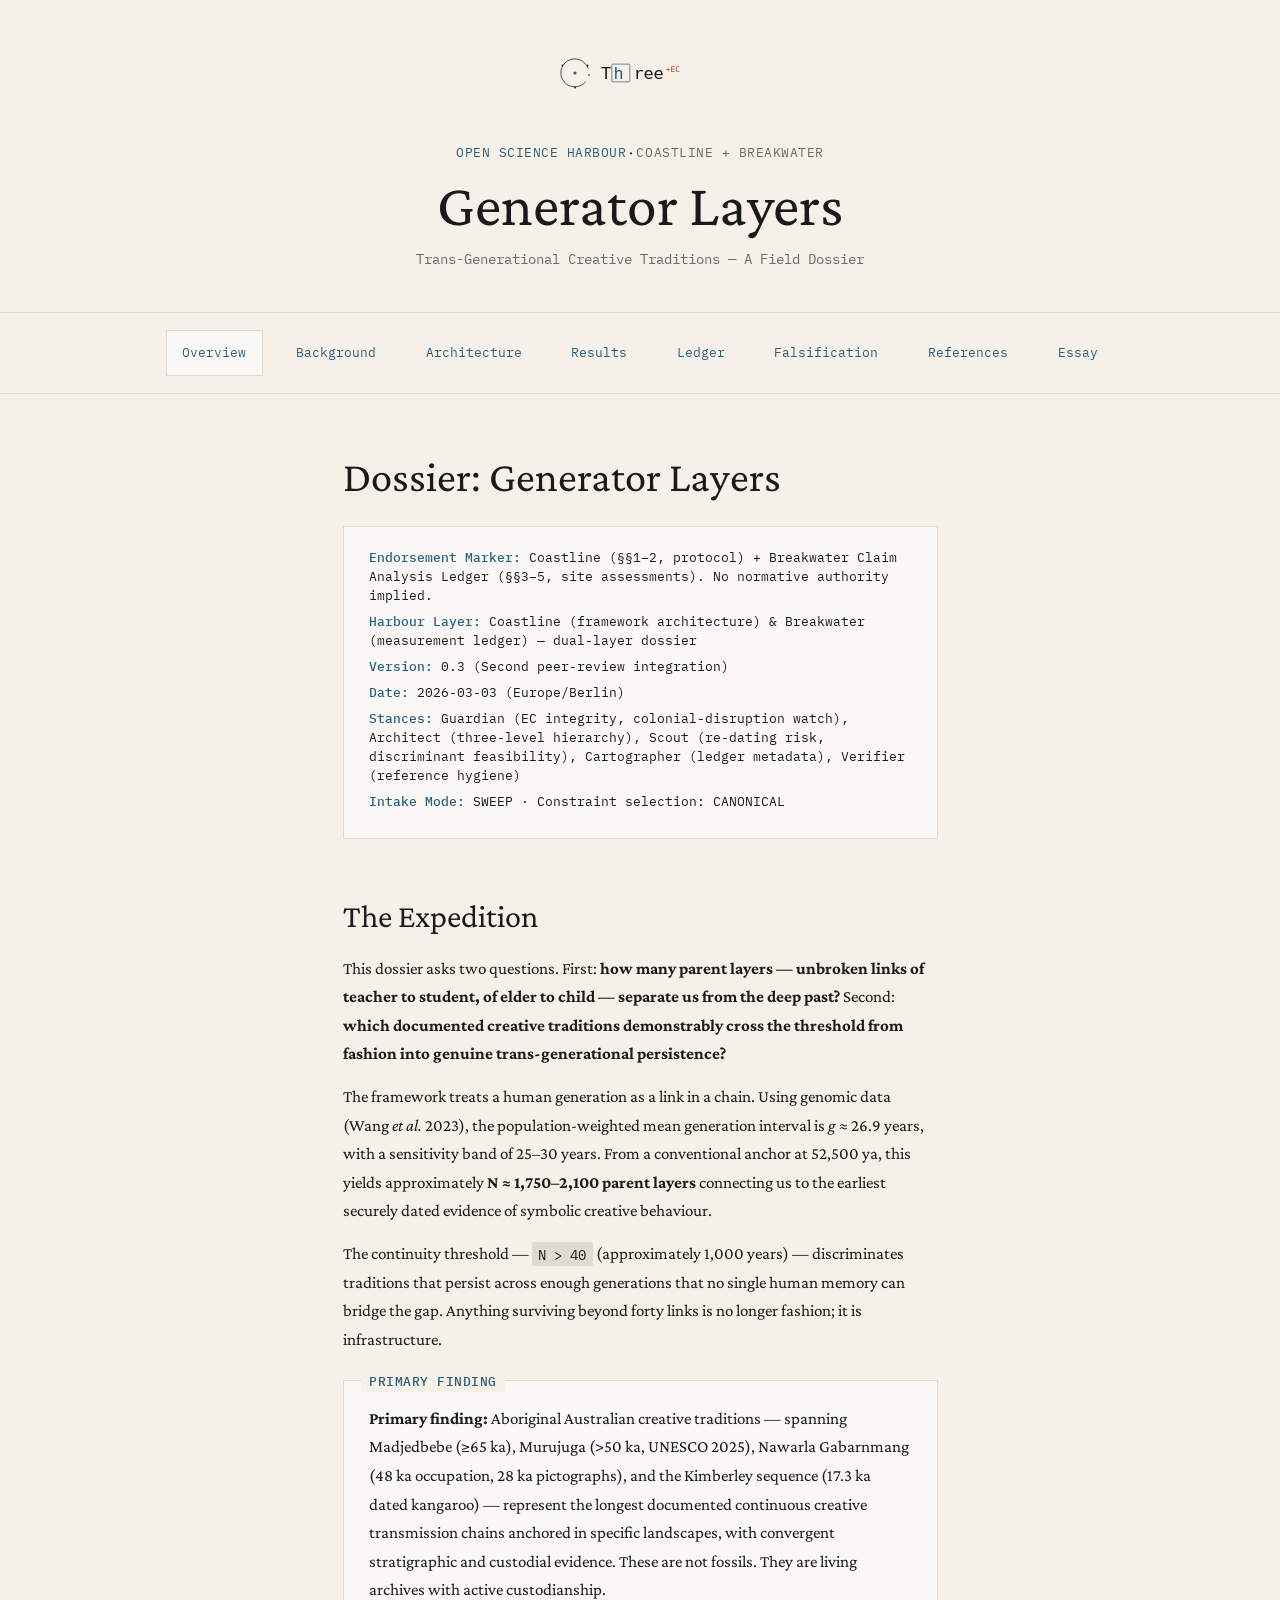
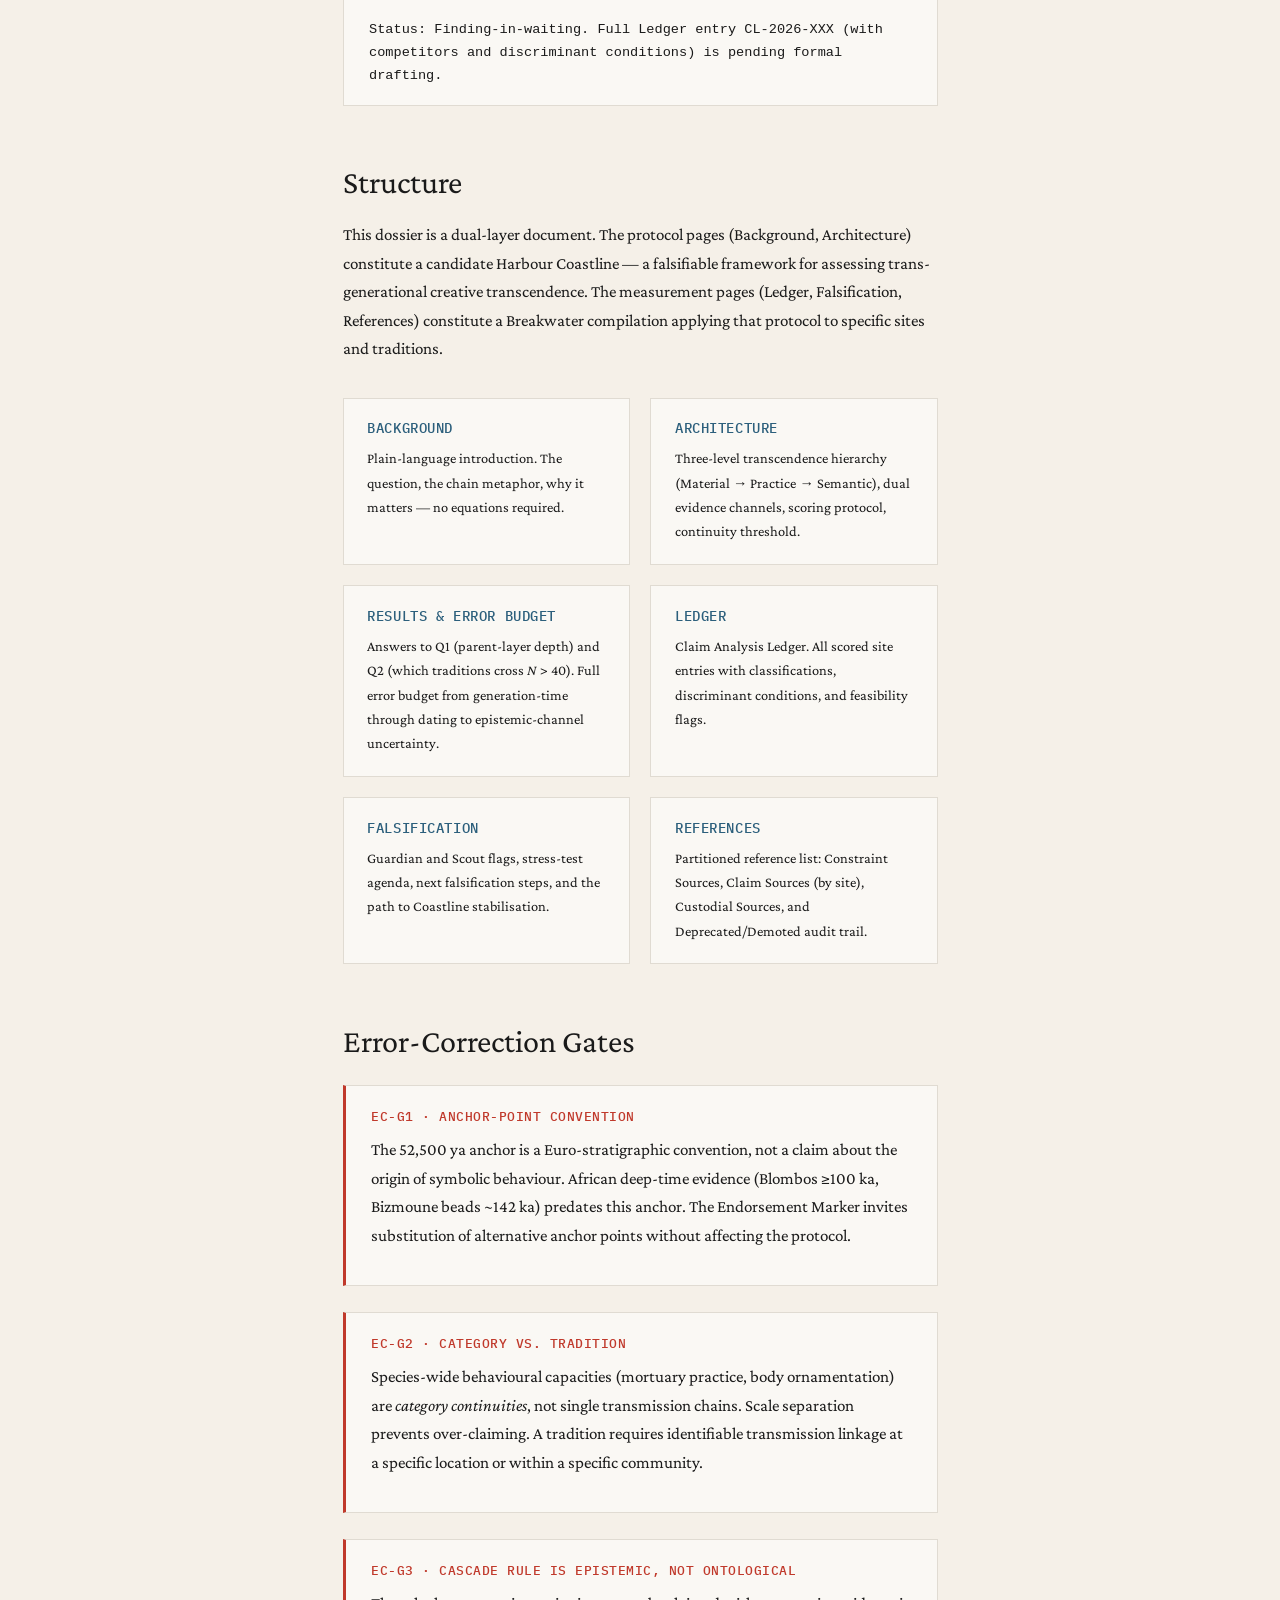
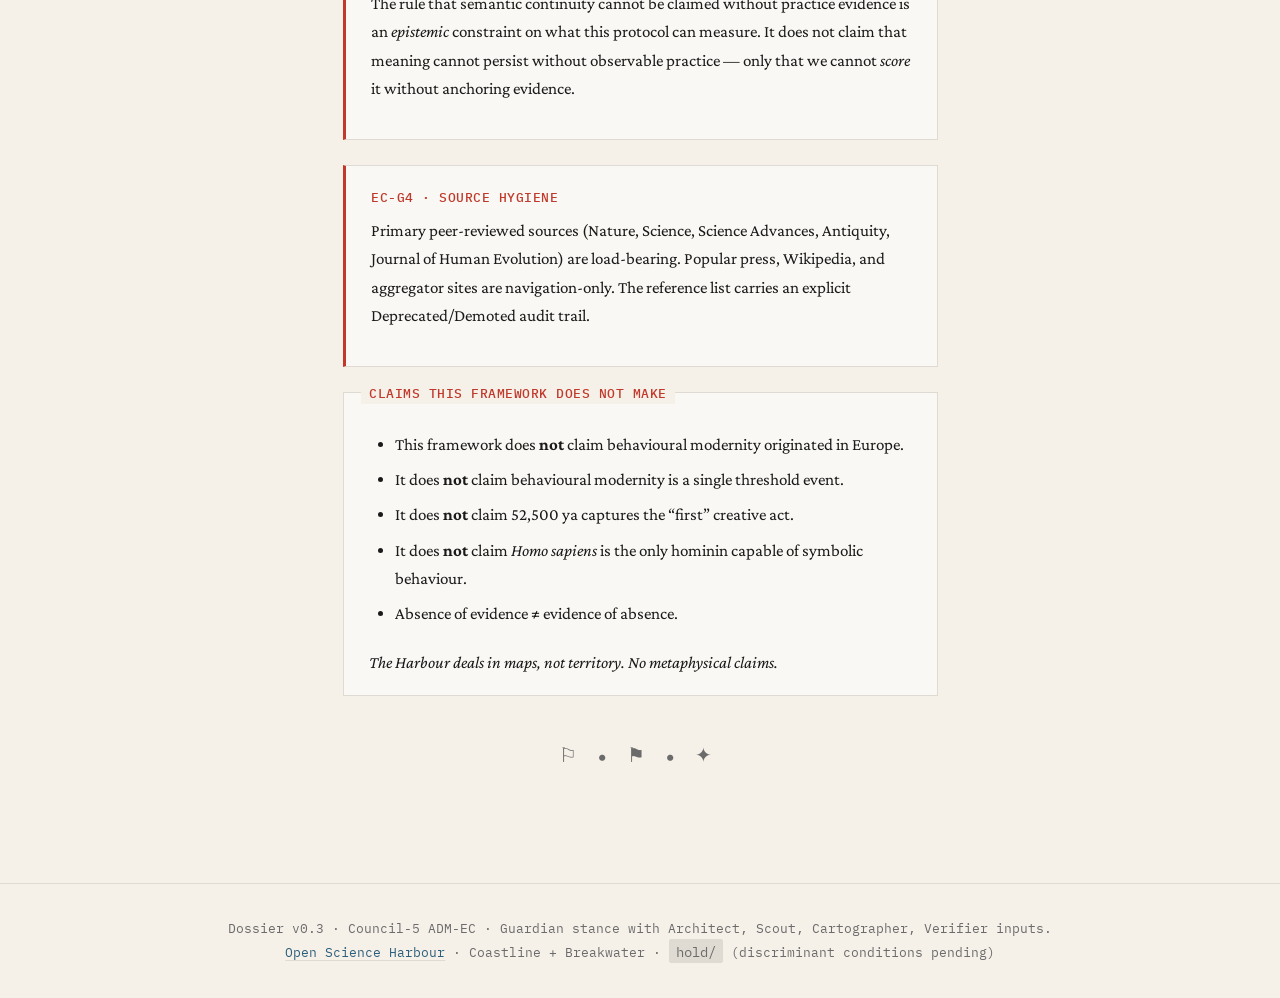
<file: index.html>
<!DOCTYPE html>
<html lang="en">
<head>
  <meta charset="UTF-8">
  <meta name="viewport" content="width=device-width, initial-scale=1.0">
  <title>Dossier: Generator Layers</title>
  <link rel="stylesheet" href="style.css">
</head>
<body>

<header class="site-header">
  <div style="margin-bottom: 1rem;">
    <a class="brand-lockup" href="index.html" aria-label="T(h)reehouse +EC home">
      <img src="emblem-64.svg" alt="T(h)reehouse +EC emblem">
      <img src="wordmark-full.svg" alt="T[h]ree +EC wordmark">
    </a>
  </div>
  <a class="harbour-link" href="https://harbour-architecture.github.io/root/">Open Science Harbour</a>
  &middot;
  <span style="font-family:var(--font-mono);font-size:0.75rem;letter-spacing:0.04em;text-transform:uppercase;color:var(--stone)">Coastline + Breakwater</span>
  <h1 class="site-title">Generator Layers</h1>
  <p class="site-subtitle">Trans-Generational Creative Traditions &mdash; A Field Dossier</p>
</header>

<nav>
  <a href="index.html" class="active">Overview</a>
  <a href="background.html">Background</a>
  <a href="architecture.html">Architecture</a>
  <a href="results.html">Results</a>
  <a href="ledger.html">Ledger</a>
  <a href="falsification.html">Falsification</a>
  <a href="references.html">References</a>
  <a href="outreach.html">Essay</a>
</nav>

<main>

  <h1>Dossier: Generator Layers</h1>

  <dl class="metadata">
    <dt>Endorsement Marker</dt>
    <dd>Coastline (&sect;&sect;1&ndash;2, protocol) + Breakwater Claim Analysis Ledger (&sect;&sect;3&ndash;5, site assessments). No normative authority implied.</dd>
    <dt>Harbour Layer</dt>
    <dd>Coastline (framework architecture) &amp; Breakwater (measurement ledger) &mdash; dual-layer dossier</dd>
    <dt>Version</dt>
    <dd>0.3 (Second peer-review integration)</dd>
    <dt>Date</dt>
    <dd>2026-03-03 (Europe/Berlin)</dd>
    <dt>Stances</dt>
    <dd>Guardian (EC integrity, colonial-disruption watch), Architect (three-level hierarchy), Scout (re-dating risk, discriminant feasibility), Cartographer (ledger metadata), Verifier (reference hygiene)</dd>
    <dt>Intake Mode</dt>
    <dd>SWEEP &middot; Constraint selection: CANONICAL</dd>
  </dl>

  <h2>The Expedition</h2>

  <p>
    This dossier asks two questions. First: <strong>how many parent layers &mdash;
    unbroken links of teacher to student, of elder to child &mdash; separate us from the
    deep past?</strong> Second: <strong>which documented creative traditions demonstrably
    cross the threshold from fashion into genuine trans-generational persistence?</strong>
  </p>

  <p>
    The framework treats a human generation as a link in a chain. Using genomic data
    (Wang <em>et al.</em> 2023), the population-weighted mean generation interval is
    <em>g</em>&nbsp;&asymp;&nbsp;26.9&nbsp;years, with a sensitivity band of
    25&ndash;30&nbsp;years. From a conventional anchor at 52,500&nbsp;ya, this yields
    approximately <strong>N&nbsp;&asymp;&nbsp;1,750&ndash;2,100 parent layers</strong>
    connecting us to the earliest securely dated evidence of symbolic creative behaviour.
  </p>

  <p>
    The continuity threshold &mdash; <code>N&nbsp;&gt;&nbsp;40</code> (approximately
    1,000&nbsp;years) &mdash; discriminates traditions that persist across enough
    generations that no single human memory can bridge the gap. Anything surviving
    beyond forty links is no longer fashion; it is infrastructure.
  </p>

  <div class="summary-box">
    <p>
      <strong>Primary finding:</strong> Aboriginal Australian creative traditions
      &mdash; spanning Madjedbebe (&ge;65&nbsp;ka), Murujuga (&gt;50&nbsp;ka, UNESCO 2025),
      Nawarla Gabarnmang (48&nbsp;ka occupation, 28&nbsp;ka pictographs), and the Kimberley
      sequence (17.3&nbsp;ka dated kangaroo) &mdash; represent the longest documented
      continuous creative transmission chains anchored in specific landscapes, with
      convergent stratigraphic and custodial evidence. These are not fossils. They are
      living archives with active custodianship.
    </p>
    <p style="font-family:'Special Elite',monospace;font-size:.8rem;color:var(--burnt-sienna);margin-bottom:0">
      Status: Finding-in-waiting. Full Ledger entry CL-2026-XXX (with competitors and
      discriminant conditions) is pending formal drafting.
    </p>
  </div>

  <h2>Structure</h2>

  <p>
    This dossier is a dual-layer document. The protocol pages (Background, Architecture)
    constitute a candidate Harbour Coastline &mdash; a falsifiable framework for assessing
    trans-generational creative transcendence. The measurement pages (Ledger, Falsification,
    References) constitute a Breakwater compilation applying that protocol to specific sites
    and traditions.
  </p>

  <div class="card-grid">
    <a class="card" href="background.html">
      <h3>Background</h3>
      <p>Plain-language introduction. The question, the chain metaphor,
      why it matters &mdash; no equations required.</p>
    </a>
    <a class="card" href="architecture.html">
      <h3>Architecture</h3>
      <p>Three-level transcendence hierarchy (Material &rarr; Practice &rarr; Semantic),
      dual evidence channels, scoring protocol, continuity threshold.</p>
    </a>
    <a class="card" href="results.html">
      <h3>Results &amp; Error Budget</h3>
      <p>Answers to Q1 (parent-layer depth) and Q2 (which traditions cross
      <em>N</em>&nbsp;&gt;&nbsp;40). Full error budget from generation-time
      through dating to epistemic-channel uncertainty.</p>
    </a>
    <a class="card" href="ledger.html">
      <h3>Ledger</h3>
      <p>Claim Analysis Ledger. All scored site entries with classifications,
      discriminant conditions, and feasibility flags.</p>
    </a>
    <a class="card" href="falsification.html">
      <h3>Falsification</h3>
      <p>Guardian and Scout flags, stress-test agenda, next falsification steps,
      and the path to Coastline stabilisation.</p>
    </a>
    <a class="card" href="references.html">
      <h3>References</h3>
      <p>Partitioned reference list: Constraint Sources, Claim Sources (by site),
      Custodial Sources, and Deprecated/Demoted audit trail.</p>
    </a>
  </div>

  <h2>Error-Correction Gates</h2>

  <div class="ec-gate">
    <div class="ec-gate-label">EC-G1 &middot; Anchor-point convention</div>
    <p>The 52,500&nbsp;ya anchor is a Euro-stratigraphic convention, not a claim about
    the origin of symbolic behaviour. African deep-time evidence (Blombos &ge;100&nbsp;ka,
    Bizmoune beads ~142&nbsp;ka) predates this anchor. The Endorsement Marker invites
    substitution of alternative anchor points without affecting the protocol.</p>
  </div>

  <div class="ec-gate">
    <div class="ec-gate-label">EC-G2 &middot; Category vs. tradition</div>
    <p>Species-wide behavioural capacities (mortuary practice, body ornamentation) are
    <em>category continuities</em>, not single transmission chains. Scale separation
    prevents over-claiming. A tradition requires identifiable transmission linkage at
    a specific location or within a specific community.</p>
  </div>

  <div class="ec-gate">
    <div class="ec-gate-label">EC-G3 &middot; Cascade rule is epistemic, not ontological</div>
    <p>The rule that semantic continuity cannot be claimed without practice evidence is
    an <em>epistemic</em> constraint on what this protocol can measure. It does not claim
    that meaning cannot persist without observable practice &mdash; only that we cannot
    <em>score</em> it without anchoring evidence.</p>
  </div>

  <div class="ec-gate">
    <div class="ec-gate-label">EC-G4 &middot; Source hygiene</div>
    <p>Primary peer-reviewed sources (Nature, Science, Science Advances, Antiquity,
    Journal of Human Evolution) are load-bearing. Popular press, Wikipedia, and
    aggregator sites are navigation-only. The reference list carries an explicit
    Deprecated/Demoted audit trail.</p>
  </div>

  <div class="not-claimed">
    <ul>
      <li>This framework does <strong>not</strong> claim behavioural modernity originated in Europe.</li>
      <li>It does <strong>not</strong> claim behavioural modernity is a single threshold event.</li>
      <li>It does <strong>not</strong> claim 52,500&nbsp;ya captures the &ldquo;first&rdquo; creative act.</li>
      <li>It does <strong>not</strong> claim <em>Homo sapiens</em> is the only hominin capable of symbolic behaviour.</li>
      <li>Absence of evidence &ne; evidence of absence.</li>
    </ul>
    <p style="margin-bottom:0;font-style:italic">The Harbour deals in maps, not territory. No metaphysical claims.</p>
  </div>

  <div class="compass">&#x2690; &bull; &#x2691; &bull; &#x2726;</div>

</main>

<footer>
  Dossier v0.3 &middot; Council-5 ADM-EC &middot; Guardian stance with Architect, Scout,
  Cartographer, Verifier inputs.<br>
  <a href="https://harbour-architecture.github.io/root/">Open Science Harbour</a> &middot;
  Coastline + Breakwater &middot; <code>hold/</code> (discriminant conditions pending)
</footer>

</body>
</html>
</file>
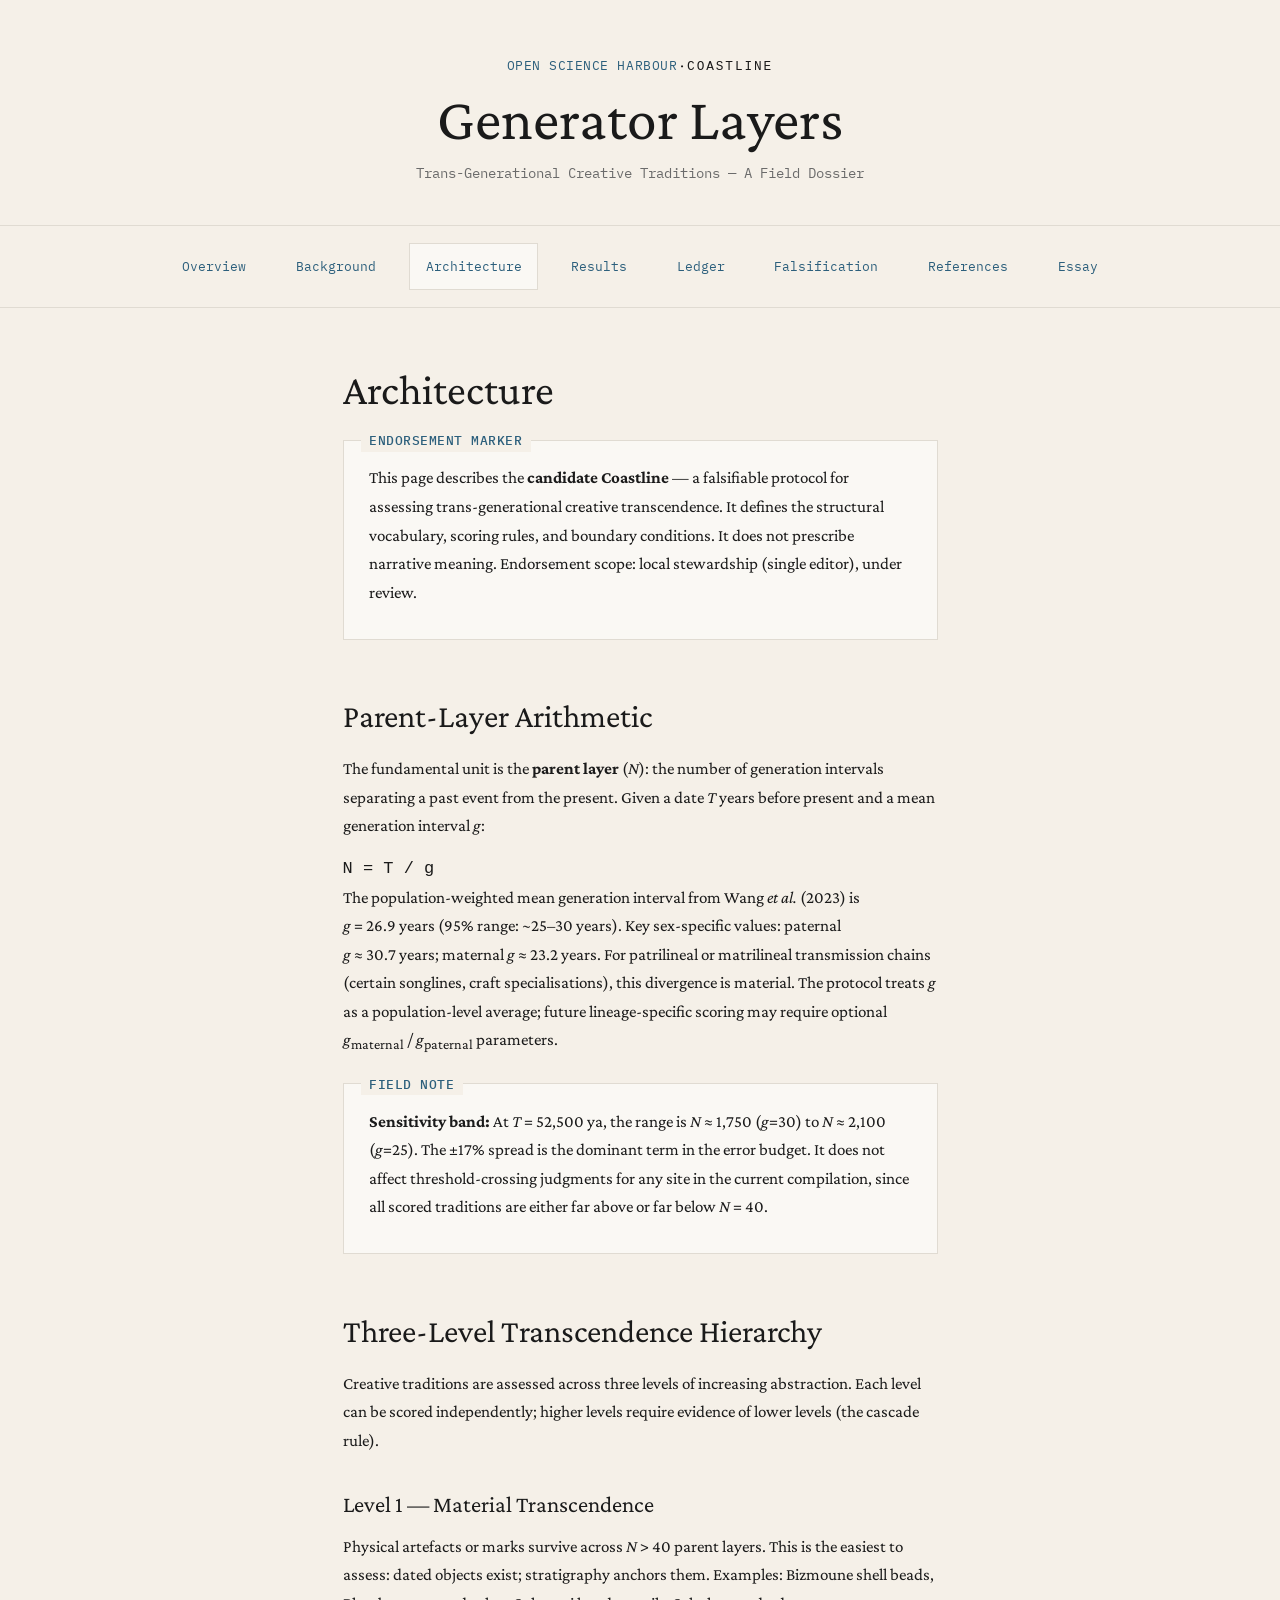
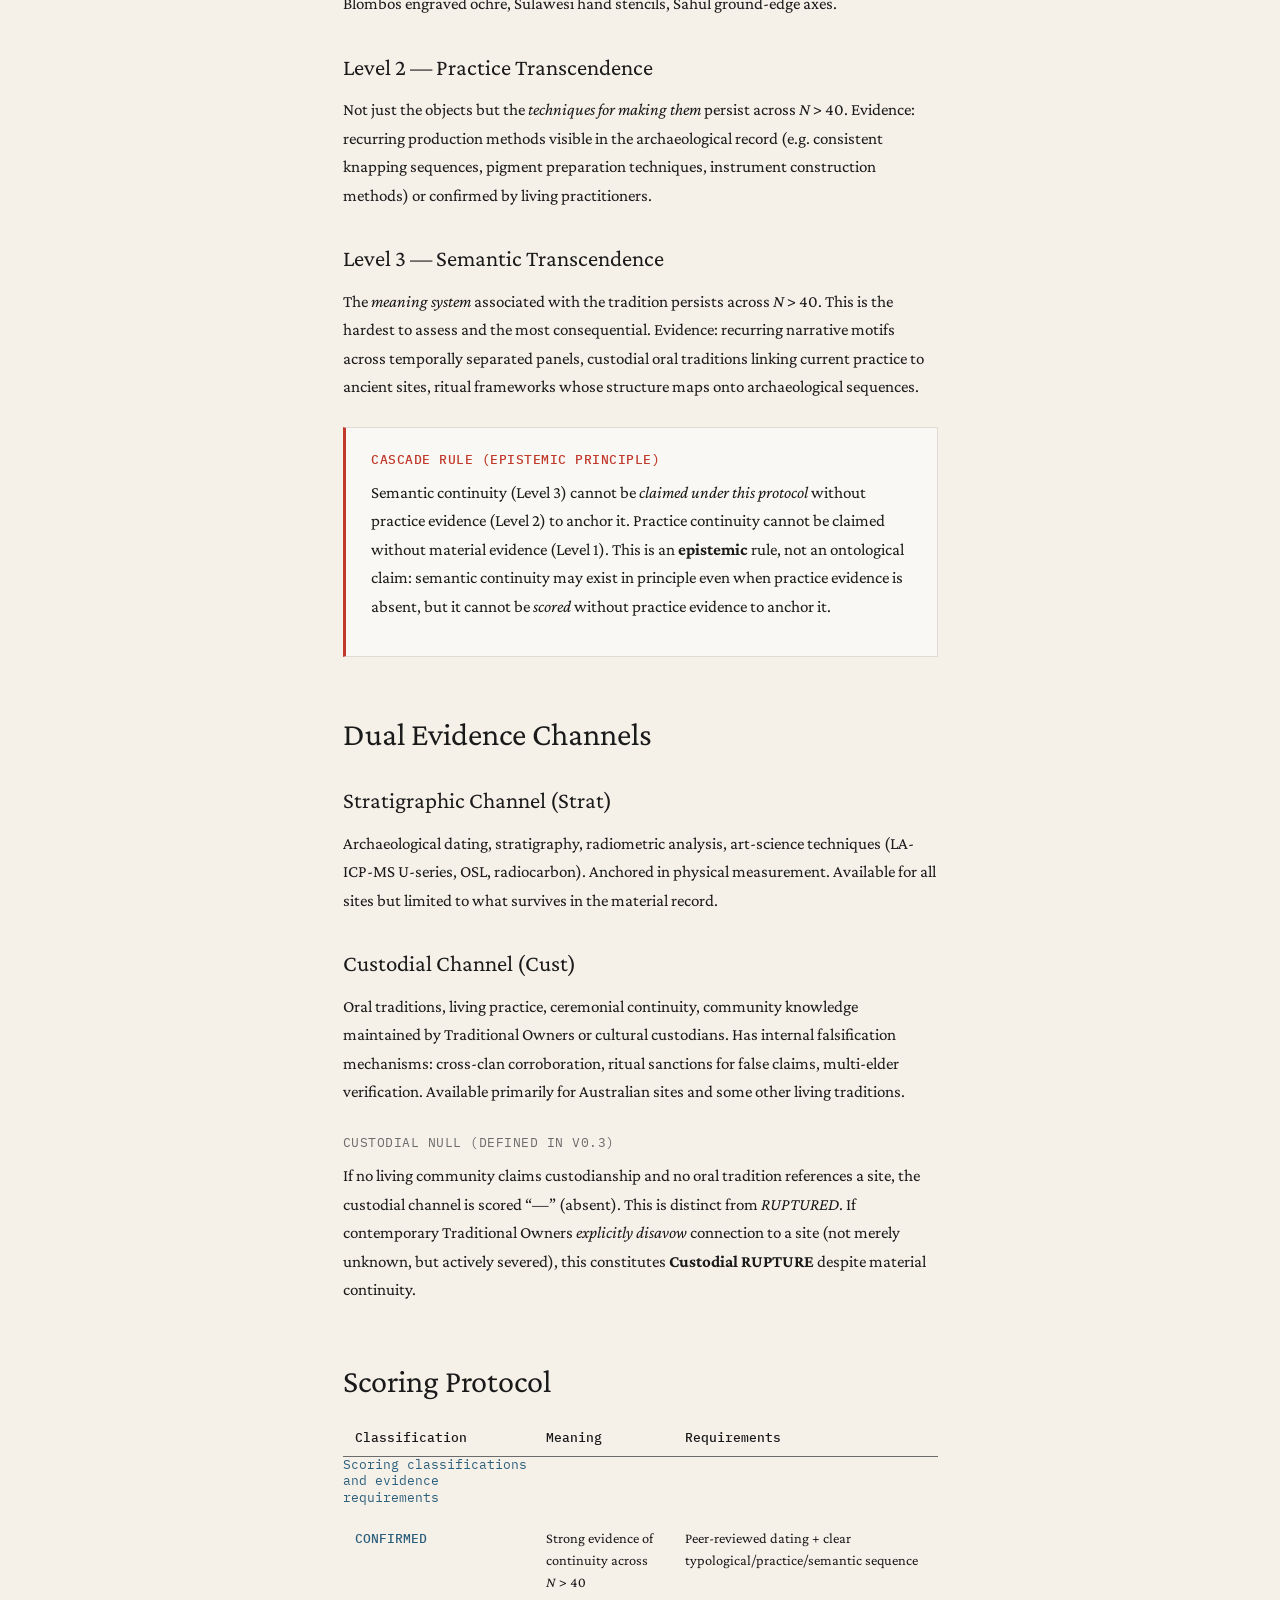
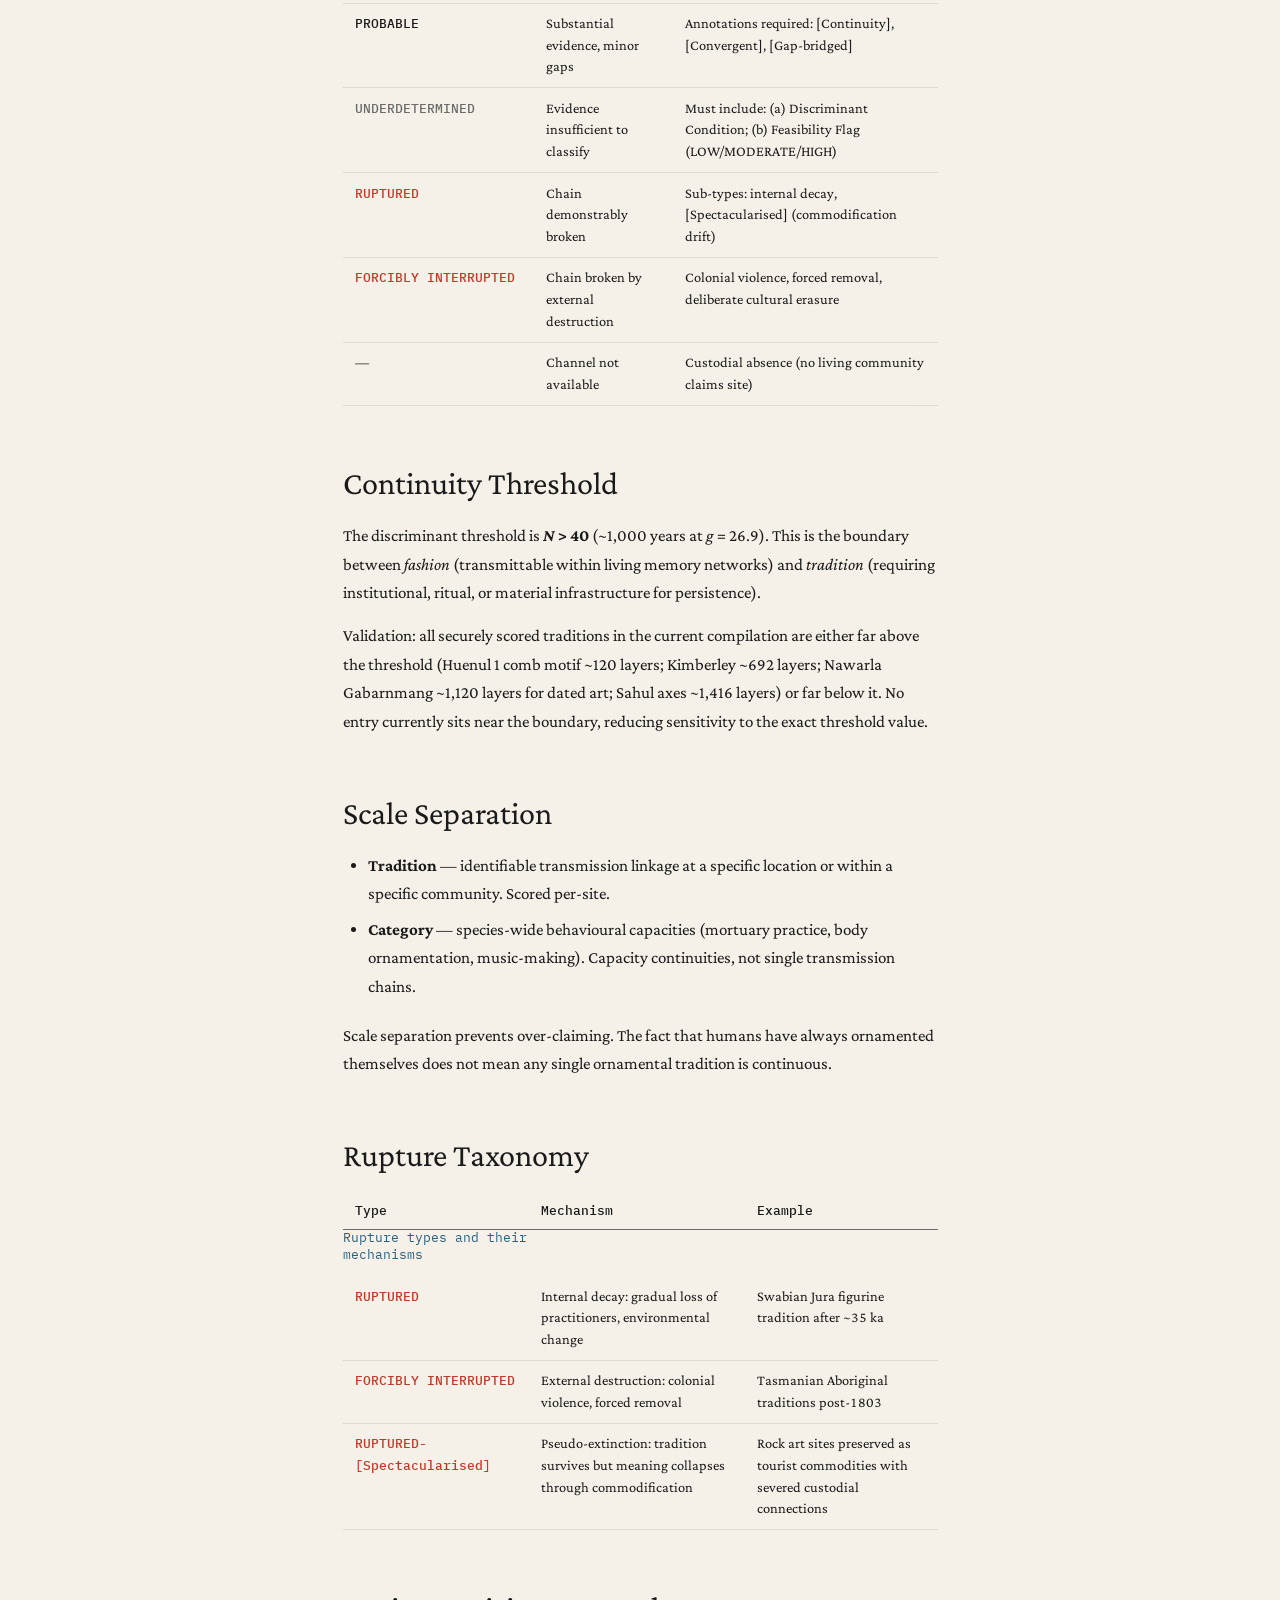
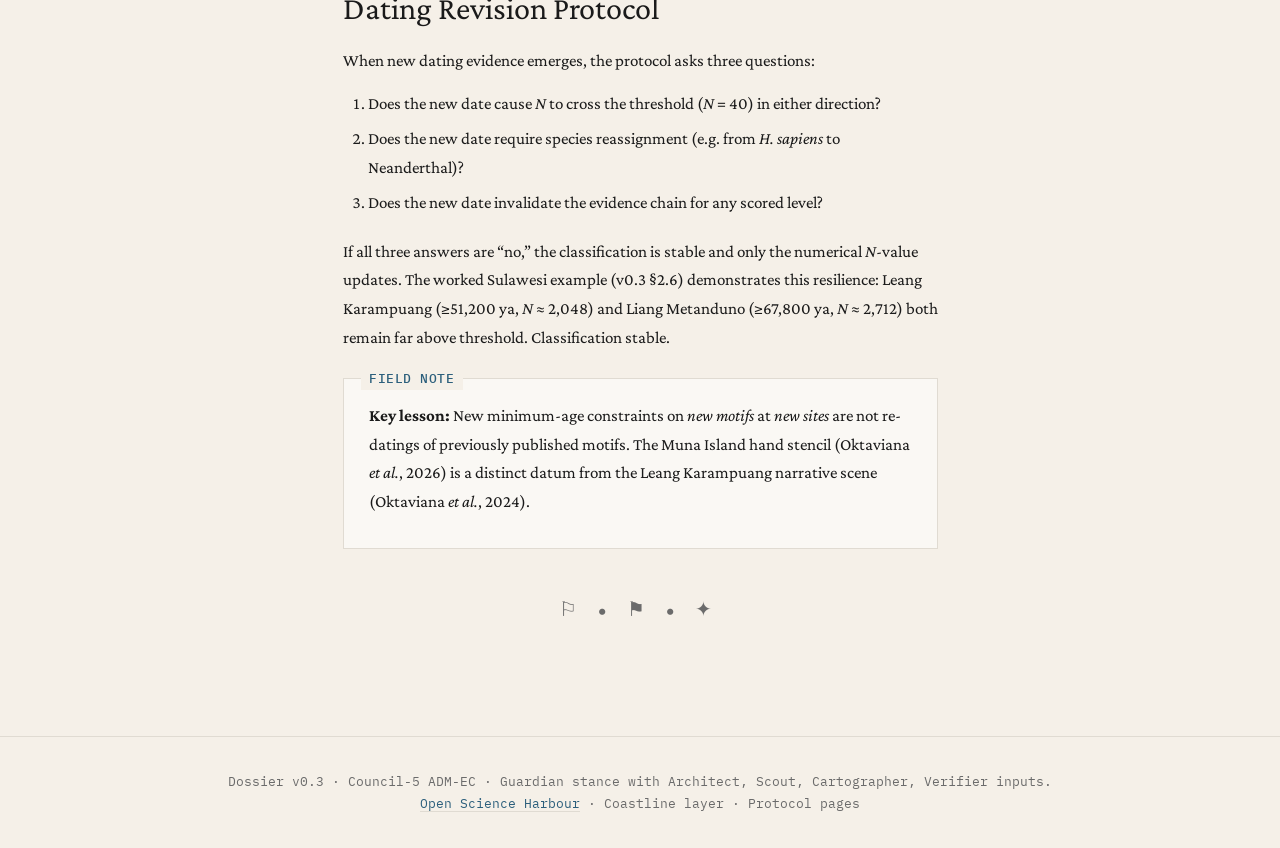
<file: architecture.html>
<!DOCTYPE html>
<html lang="en">
<head>
  <meta charset="UTF-8">
  <meta name="viewport" content="width=device-width, initial-scale=1.0">
  <title>Architecture — Generator Layers</title>
  <link rel="stylesheet" href="style.css">
</head>
<body>
<header class="site-header">
  <a class="harbour-link" href="https://harbour-architecture.github.io/root/">Open Science Harbour</a>
  &middot;
  <span style="font-family:'Special Elite',monospace;font-size:.75rem;letter-spacing:.15em;text-transform:uppercase;color:var(--ink-light)">Coastline</span>
  <h1 class="site-title">Generator Layers</h1>
  <p class="site-subtitle">Trans-Generational Creative Traditions &mdash; A Field Dossier</p>
</header>
<nav>
  <a href="index.html">Overview</a>
  <a href="background.html">Background</a>
  <a href="architecture.html" class="active">Architecture</a>
  <a href="results.html">Results</a>
  <a href="ledger.html">Ledger</a>
  <a href="falsification.html">Falsification</a>
  <a href="references.html">References</a>
  <a href="outreach.html">Essay</a>
</nav>
<main>
  <h1>Architecture</h1>

  <div class="endorsement-box">
    <p>This page describes the <strong>candidate Coastline</strong> &mdash; a falsifiable protocol for assessing trans-generational creative transcendence. It defines the structural vocabulary, scoring rules, and boundary conditions. It does not prescribe narrative meaning. Endorsement scope: local stewardship (single editor), under review.</p>
  </div>

  <h2>Parent-Layer Arithmetic</h2>
  <p>The fundamental unit is the <strong>parent layer</strong> (<em>N</em>): the number of generation intervals separating a past event from the present. Given a date <em>T</em>&nbsp;years before present and a mean generation interval <em>g</em>:</p>
  <pre>N = T / g</pre>
  <p>The population-weighted mean generation interval from Wang <em>et al.</em> (2023) is <em>g</em>&nbsp;=&nbsp;26.9&nbsp;years (95% range: ~25&ndash;30&nbsp;years). Key sex-specific values: paternal <em>g</em>&nbsp;&asymp;&nbsp;30.7&nbsp;years; maternal <em>g</em>&nbsp;&asymp;&nbsp;23.2&nbsp;years. For patrilineal or matrilineal transmission chains (certain songlines, craft specialisations), this divergence is material. The protocol treats <em>g</em> as a population-level average; future lineage-specific scoring may require optional <em>g</em><sub>maternal</sub> / <em>g</em><sub>paternal</sub> parameters.</p>

  <div class="field-note">
    <p><strong>Sensitivity band:</strong> At <em>T</em>&nbsp;=&nbsp;52,500&nbsp;ya, the range is <em>N</em>&nbsp;&asymp;&nbsp;1,750 (<em>g</em>=30) to <em>N</em>&nbsp;&asymp;&nbsp;2,100 (<em>g</em>=25). The &plusmn;17% spread is the dominant term in the error budget. It does not affect threshold-crossing judgments for any site in the current compilation, since all scored traditions are either far above or far below <em>N</em>&nbsp;=&nbsp;40.</p>
  </div>

  <h2>Three-Level Transcendence Hierarchy</h2>
  <p>Creative traditions are assessed across three levels of increasing abstraction. Each level can be scored independently; higher levels require evidence of lower levels (the cascade rule).</p>

  <h3>Level 1 &mdash; Material Transcendence</h3>
  <p>Physical artefacts or marks survive across <em>N</em>&nbsp;&gt;&nbsp;40 parent layers. This is the easiest to assess: dated objects exist; stratigraphy anchors them. Examples: Bizmoune shell beads, Blombos engraved ochre, Sulawesi hand stencils, Sahul ground-edge axes.</p>

  <h3>Level 2 &mdash; Practice Transcendence</h3>
  <p>Not just the objects but the <em>techniques for making them</em> persist across <em>N</em>&nbsp;&gt;&nbsp;40. Evidence: recurring production methods visible in the archaeological record (e.g. consistent knapping sequences, pigment preparation techniques, instrument construction methods) or confirmed by living practitioners.</p>

  <h3>Level 3 &mdash; Semantic Transcendence</h3>
  <p>The <em>meaning system</em> associated with the tradition persists across <em>N</em>&nbsp;&gt;&nbsp;40. This is the hardest to assess and the most consequential. Evidence: recurring narrative motifs across temporally separated panels, custodial oral traditions linking current practice to ancient sites, ritual frameworks whose structure maps onto archaeological sequences.</p>

  <div class="ec-gate">
    <div class="ec-gate-label">CASCADE RULE (Epistemic Principle)</div>
    <p>Semantic continuity (Level&nbsp;3) cannot be <em>claimed under this protocol</em> without practice evidence (Level&nbsp;2) to anchor it. Practice continuity cannot be claimed without material evidence (Level&nbsp;1). This is an <strong>epistemic</strong> rule, not an ontological claim: semantic continuity may exist in principle even when practice evidence is absent, but it cannot be <em>scored</em> without practice evidence to anchor it.</p>
  </div>

  <h2>Dual Evidence Channels</h2>

  <h3>Stratigraphic Channel (Strat)</h3>
  <p>Archaeological dating, stratigraphy, radiometric analysis, art-science techniques (LA-ICP-MS U-series, OSL, radiocarbon). Anchored in physical measurement. Available for all sites but limited to what survives in the material record.</p>

  <h3>Custodial Channel (Cust)</h3>
  <p>Oral traditions, living practice, ceremonial continuity, community knowledge maintained by Traditional Owners or cultural custodians. Has internal falsification mechanisms: cross-clan corroboration, ritual sanctions for false claims, multi-elder verification. Available primarily for Australian sites and some other living traditions.</p>

  <h4>Custodial Null (defined in v0.3)</h4>
  <p>If no living community claims custodianship and no oral tradition references a site, the custodial channel is scored &ldquo;&mdash;&rdquo; (absent). This is distinct from <em>RUPTURED</em>. If contemporary Traditional Owners <em>explicitly disavow</em> connection to a site (not merely unknown, but actively severed), this constitutes <strong>Custodial RUPTURE</strong> despite material continuity.</p>

  <h2>Scoring Protocol</h2>
  <div class="table-wrap" role="region" aria-labelledby="scoring-protocol-caption" tabindex="0">
    <table class="stackable">
      <caption id="scoring-protocol-caption">Scoring classifications and evidence requirements</caption>
      <thead>
        <tr><th scope="col">Classification</th><th scope="col">Meaning</th><th scope="col">Requirements</th></tr>
      </thead>
      <tbody>
        <tr><td data-label="Classification"><span class="score-confirmed">CONFIRMED</span></td><td data-label="Meaning">Strong evidence of continuity across <em>N</em>&nbsp;&gt;&nbsp;40</td><td data-label="Requirements">Peer-reviewed dating + clear typological/practice/semantic sequence</td></tr>
        <tr><td data-label="Classification"><span class="score-probable">PROBABLE</span></td><td data-label="Meaning">Substantial evidence, minor gaps</td><td data-label="Requirements">Annotations required: [Continuity], [Convergent], [Gap-bridged]</td></tr>
        <tr><td data-label="Classification"><span class="score-underdetermined">UNDERDETERMINED</span></td><td data-label="Meaning">Evidence insufficient to classify</td><td data-label="Requirements">Must include: (a) Discriminant Condition; (b) Feasibility Flag (LOW/MODERATE/HIGH)</td></tr>
        <tr><td data-label="Classification"><span class="score-ruptured">RUPTURED</span></td><td data-label="Meaning">Chain demonstrably broken</td><td data-label="Requirements">Sub-types: internal decay, [Spectacularised] (commodification drift)</td></tr>
        <tr><td data-label="Classification"><span class="score-ruptured">FORCIBLY INTERRUPTED</span></td><td data-label="Meaning">Chain broken by external destruction</td><td data-label="Requirements">Colonial violence, forced removal, deliberate cultural erasure</td></tr>
        <tr><td data-label="Classification">&mdash;</td><td data-label="Meaning">Channel not available</td><td data-label="Requirements">Custodial absence (no living community claims site)</td></tr>
      </tbody>
    </table>
  </div>

  <h2>Continuity Threshold</h2>
  <p>The discriminant threshold is <strong><em>N</em>&nbsp;&gt;&nbsp;40</strong> (~1,000&nbsp;years at <em>g</em>&nbsp;=&nbsp;26.9). This is the boundary between <em>fashion</em> (transmittable within living memory networks) and <em>tradition</em> (requiring institutional, ritual, or material infrastructure for persistence).</p>
  <p>Validation: all securely scored traditions in the current compilation are either far above the threshold (Huenul&nbsp;1 comb motif ~120&nbsp;layers; Kimberley ~692&nbsp;layers; Nawarla Gabarnmang ~1,120&nbsp;layers for dated art; Sahul axes ~1,416&nbsp;layers) or far below it. No entry currently sits near the boundary, reducing sensitivity to the exact threshold value.</p>

  <h2>Scale Separation</h2>
  <ul>
    <li><strong>Tradition</strong> &mdash; identifiable transmission linkage at a specific location or within a specific community. Scored per-site.</li>
    <li><strong>Category</strong> &mdash; species-wide behavioural capacities (mortuary practice, body ornamentation, music-making). Capacity continuities, not single transmission chains.</li>
  </ul>
  <p>Scale separation prevents over-claiming. The fact that humans have always ornamented themselves does not mean any single ornamental tradition is continuous.</p>

  <h2>Rupture Taxonomy</h2>
  <div class="table-wrap" role="region" aria-labelledby="rupture-taxonomy-caption" tabindex="0">
    <table class="stackable">
      <caption id="rupture-taxonomy-caption">Rupture types and their mechanisms</caption>
      <thead><tr><th scope="col">Type</th><th scope="col">Mechanism</th><th scope="col">Example</th></tr></thead>
      <tbody>
        <tr><td data-label="Type"><span class="score-ruptured">RUPTURED</span></td><td data-label="Mechanism">Internal decay: gradual loss of practitioners, environmental change</td><td data-label="Example">Swabian Jura figurine tradition after ~35&nbsp;ka</td></tr>
        <tr><td data-label="Type"><span class="score-ruptured">FORCIBLY INTERRUPTED</span></td><td data-label="Mechanism">External destruction: colonial violence, forced removal</td><td data-label="Example">Tasmanian Aboriginal traditions post-1803</td></tr>
        <tr><td data-label="Type"><span class="score-ruptured">RUPTURED-[Spectacularised]</span></td><td data-label="Mechanism">Pseudo-extinction: tradition survives but meaning collapses through commodification</td><td data-label="Example">Rock art sites preserved as tourist commodities with severed custodial connections</td></tr>
      </tbody>
    </table>
  </div>

  <h2>Dating Revision Protocol</h2>
  <p>When new dating evidence emerges, the protocol asks three questions:</p>
  <ol>
    <li>Does the new date cause <em>N</em> to cross the threshold (<em>N</em>&nbsp;=&nbsp;40) in either direction?</li>
    <li>Does the new date require species reassignment (e.g. from <em>H.&nbsp;sapiens</em> to Neanderthal)?</li>
    <li>Does the new date invalidate the evidence chain for any scored level?</li>
  </ol>
  <p>If all three answers are &ldquo;no,&rdquo; the classification is stable and only the numerical <em>N</em>-value updates. The worked Sulawesi example (v0.3 &sect;2.6) demonstrates this resilience: Leang Karampuang (&ge;51,200&nbsp;ya, <em>N</em>&nbsp;&asymp;&nbsp;2,048) and Liang Metanduno (&ge;67,800&nbsp;ya, <em>N</em>&nbsp;&asymp;&nbsp;2,712) both remain far above threshold. Classification stable.</p>

  <div class="field-note">
    <p><strong>Key lesson:</strong> New minimum-age constraints on <em>new motifs</em> at <em>new sites</em> are not re-datings of previously published motifs. The Muna Island hand stencil (Oktaviana <em>et al.</em>, 2026) is a distinct datum from the Leang Karampuang narrative scene (Oktaviana <em>et al.</em>, 2024).</p>
  </div>

  <div class="compass">&#x2690; &bull; &#x2691; &bull; &#x2726;</div>
</main>
<footer>
  Dossier v0.3 &middot; Council-5 ADM-EC &middot; Guardian stance with Architect, Scout, Cartographer, Verifier inputs.<br>
  <a href="https://harbour-architecture.github.io/root/">Open Science Harbour</a> &middot; Coastline layer &middot; Protocol pages
</footer>
</body>
</html>
</file>
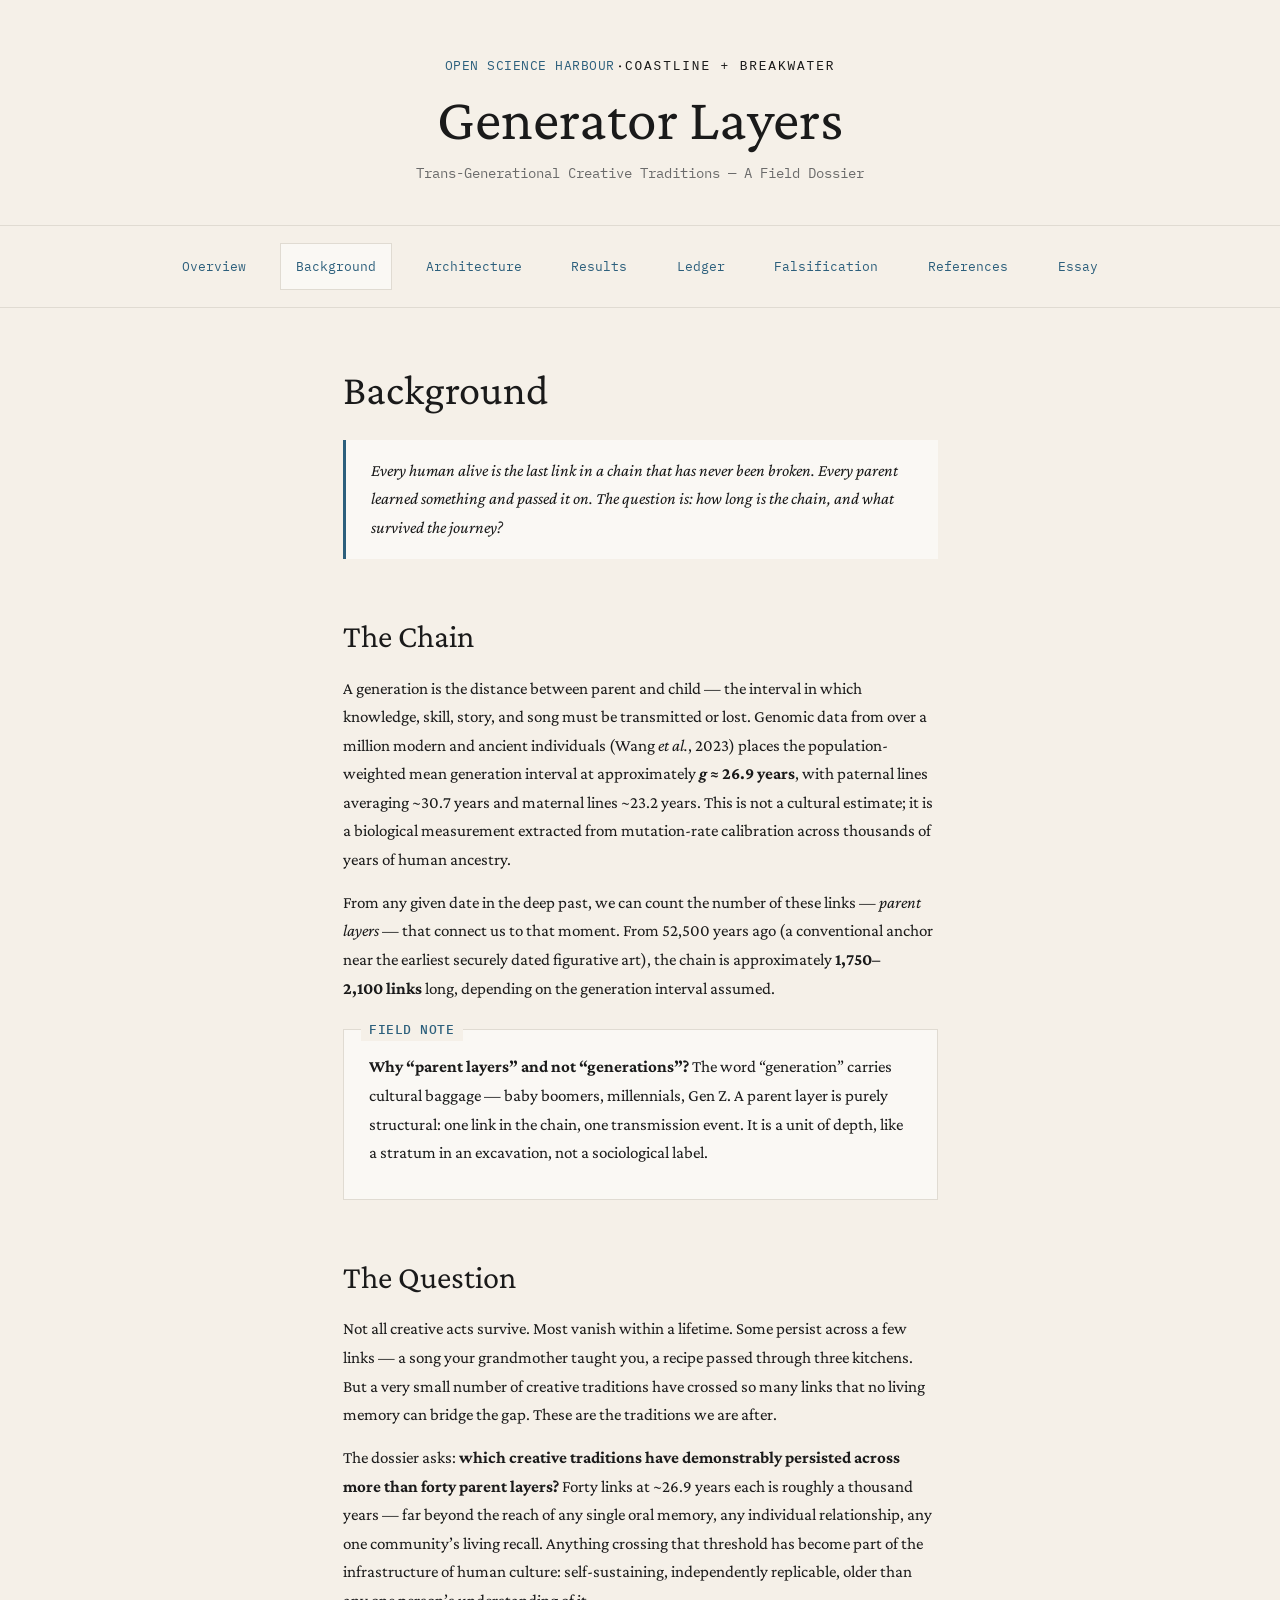
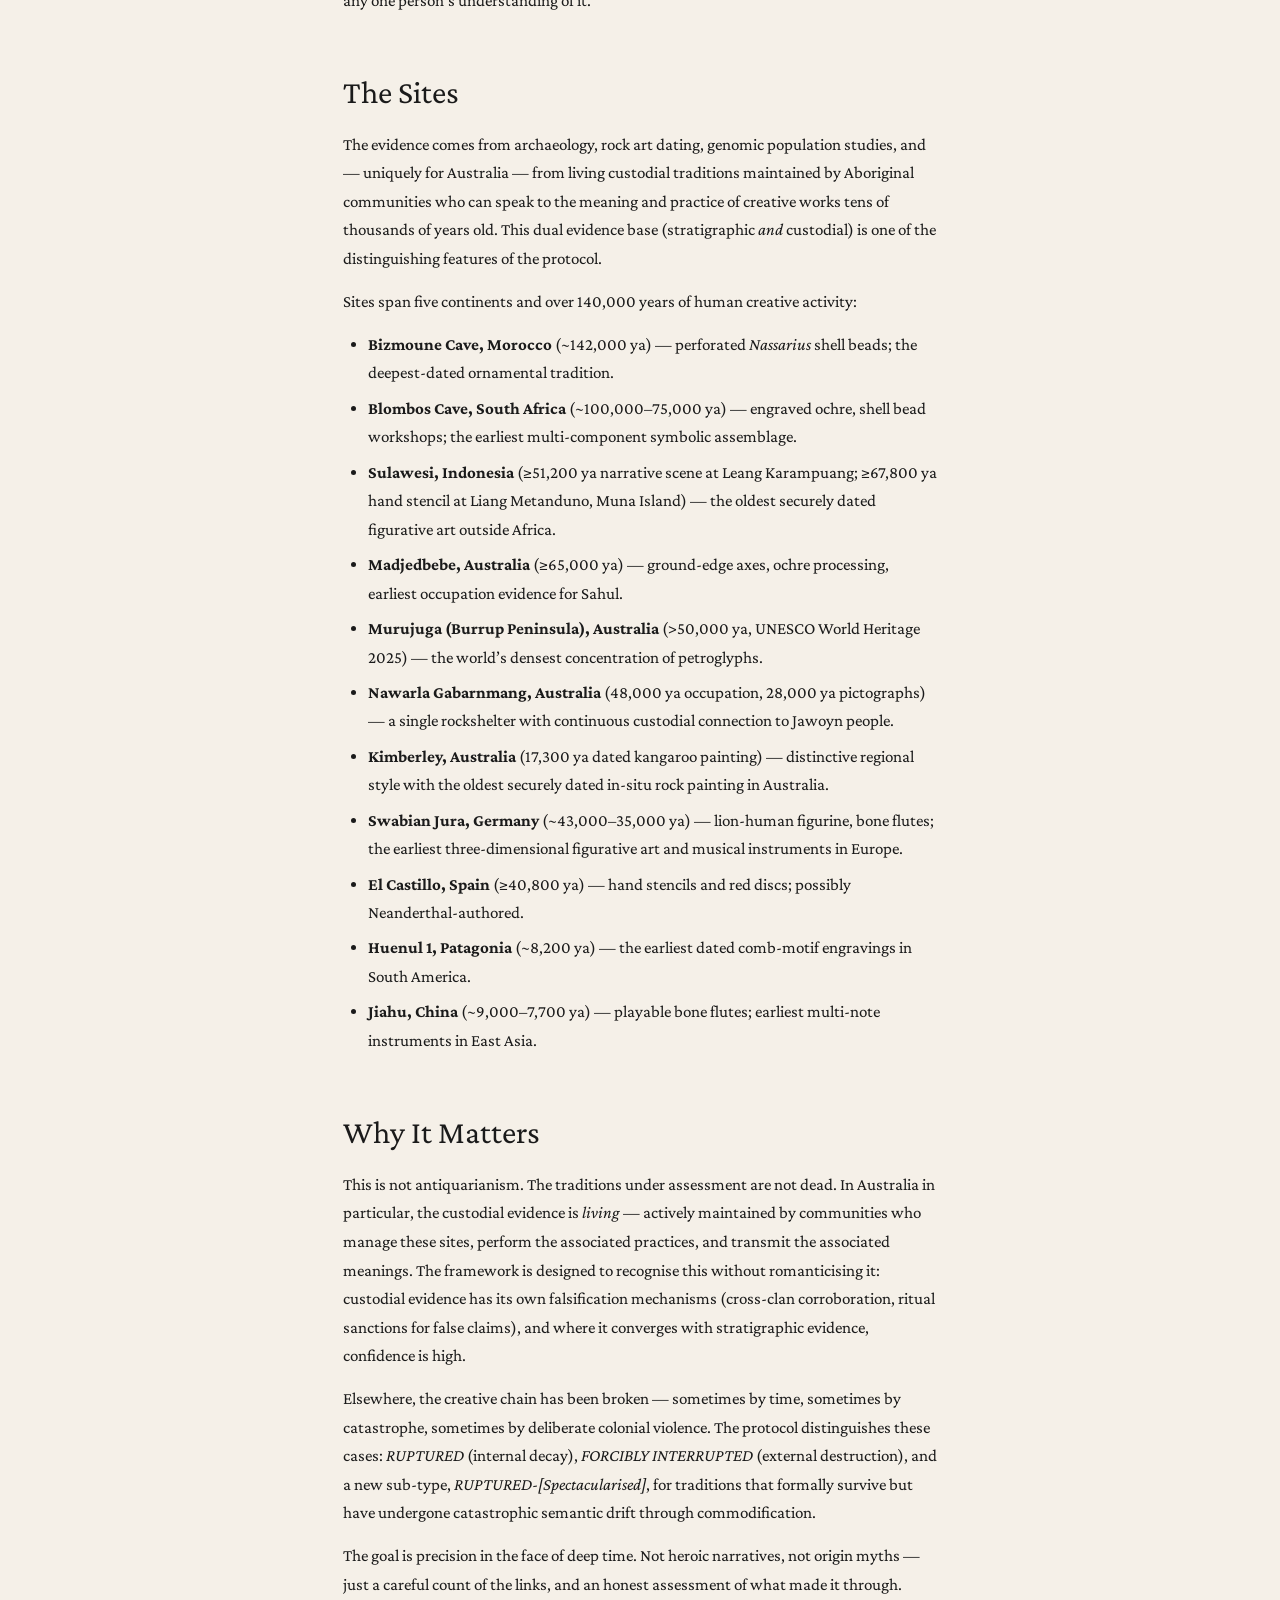
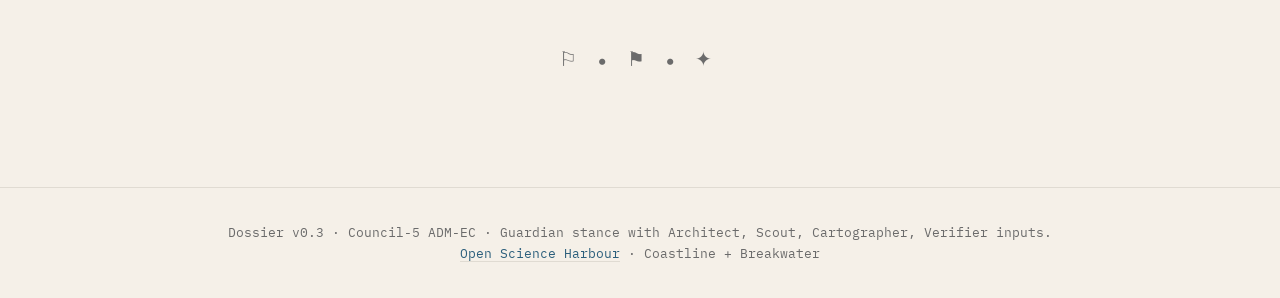
<file: background.html>
<!DOCTYPE html>
<html lang="en">
<head>
  <meta charset="UTF-8">
  <meta name="viewport" content="width=device-width, initial-scale=1.0">
  <title>Background — Generator Layers</title>
  <link rel="stylesheet" href="style.css">
</head>
<body>

<header class="site-header">
  <a class="harbour-link" href="https://harbour-architecture.github.io/root/">Open Science Harbour</a>
  &middot;
  <span style="font-family:'Special Elite',monospace;font-size:.75rem;letter-spacing:.15em;text-transform:uppercase;color:var(--ink-light)">Coastline + Breakwater</span>
  <h1 class="site-title">Generator Layers</h1>
  <p class="site-subtitle">Trans-Generational Creative Traditions &mdash; A Field Dossier</p>
</header>

<nav>
  <a href="index.html">Overview</a>
  <a href="background.html" class="active">Background</a>
  <a href="architecture.html">Architecture</a>
  <a href="results.html">Results</a>
  <a href="ledger.html">Ledger</a>
  <a href="falsification.html">Falsification</a>
  <a href="references.html">References</a>
  <a href="outreach.html">Essay</a>
</nav>

<main>

  <h1>Background</h1>

  <blockquote>
    Every human alive is the last link in a chain that has never been broken.
    Every parent learned something and passed it on. The question is:
    how long is the chain, and what survived the journey?
  </blockquote>

  <h2>The Chain</h2>

  <p>
    A generation is the distance between parent and child &mdash; the interval in which
    knowledge, skill, story, and song must be transmitted or lost. Genomic data from
    over a million modern and ancient individuals (Wang <em>et al.</em>, 2023) places
    the population-weighted mean generation interval at approximately
    <strong><em>g</em>&nbsp;&asymp;&nbsp;26.9&nbsp;years</strong>, with paternal lines
    averaging ~30.7&nbsp;years and maternal lines ~23.2&nbsp;years. This is not a cultural
    estimate; it is a biological measurement extracted from mutation-rate calibration
    across thousands of years of human ancestry.
  </p>

  <p>
    From any given date in the deep past, we can count the number of these links &mdash;
    <em>parent layers</em> &mdash; that connect us to that moment. From 52,500 years ago
    (a conventional anchor near the earliest securely dated figurative art), the chain is
    approximately <strong>1,750&ndash;2,100&nbsp;links</strong> long, depending on the
    generation interval assumed.
  </p>

  <div class="field-note">
    <p>
      <strong>Why &ldquo;parent layers&rdquo; and not &ldquo;generations&rdquo;?</strong>
      The word &ldquo;generation&rdquo; carries cultural baggage &mdash; baby boomers,
      millennials, Gen Z. A parent layer is purely structural: one link in the chain,
      one transmission event. It is a unit of depth, like a stratum in an excavation,
      not a sociological label.
    </p>
  </div>

  <h2>The Question</h2>

  <p>
    Not all creative acts survive. Most vanish within a lifetime. Some persist across
    a few links &mdash; a song your grandmother taught you, a recipe passed through
    three kitchens. But a very small number of creative traditions have crossed so many
    links that no living memory can bridge the gap. These are the traditions we are after.
  </p>

  <p>
    The dossier asks: <strong>which creative traditions have demonstrably persisted
    across more than forty parent layers?</strong> Forty links at ~26.9&nbsp;years each
    is roughly a thousand years &mdash; far beyond the reach of any single oral memory,
    any individual relationship, any one community&rsquo;s living recall. Anything
    crossing that threshold has become part of the infrastructure of human culture:
    self-sustaining, independently replicable, older than any one person&rsquo;s
    understanding of it.
  </p>

  <h2>The Sites</h2>

  <p>
    The evidence comes from archaeology, rock art dating, genomic population studies,
    and &mdash; uniquely for Australia &mdash; from living custodial traditions maintained
    by Aboriginal communities who can speak to the meaning and practice of creative
    works tens of thousands of years old. This dual evidence base (stratigraphic
    <em>and</em> custodial) is one of the distinguishing features of the protocol.
  </p>

  <p>
    Sites span five continents and over 140,000&nbsp;years of human creative activity:
  </p>

  <ul>
    <li><strong>Bizmoune Cave, Morocco</strong> (~142,000&nbsp;ya) &mdash; perforated
      <em>Nassarius</em> shell beads; the deepest-dated ornamental tradition.</li>
    <li><strong>Blombos Cave, South Africa</strong> (~100,000&ndash;75,000&nbsp;ya) &mdash;
      engraved ochre, shell bead workshops; the earliest multi-component symbolic
      assemblage.</li>
    <li><strong>Sulawesi, Indonesia</strong> (&ge;51,200&nbsp;ya narrative scene at Leang
      Karampuang; &ge;67,800&nbsp;ya hand stencil at Liang Metanduno, Muna Island) &mdash;
      the oldest securely dated figurative art outside Africa.</li>
    <li><strong>Madjedbebe, Australia</strong> (&ge;65,000&nbsp;ya) &mdash; ground-edge axes,
      ochre processing, earliest occupation evidence for Sahul.</li>
    <li><strong>Murujuga (Burrup Peninsula), Australia</strong> (&gt;50,000&nbsp;ya,
      UNESCO World Heritage 2025) &mdash; the world&rsquo;s densest concentration of
      petroglyphs.</li>
    <li><strong>Nawarla Gabarnmang, Australia</strong> (48,000&nbsp;ya occupation,
      28,000&nbsp;ya pictographs) &mdash; a single rockshelter with continuous custodial
      connection to Jawoyn people.</li>
    <li><strong>Kimberley, Australia</strong> (17,300&nbsp;ya dated kangaroo painting) &mdash;
      distinctive regional style with the oldest securely dated in-situ rock painting
      in Australia.</li>
    <li><strong>Swabian Jura, Germany</strong> (~43,000&ndash;35,000&nbsp;ya) &mdash;
      lion-human figurine, bone flutes; the earliest three-dimensional figurative art
      and musical instruments in Europe.</li>
    <li><strong>El Castillo, Spain</strong> (&ge;40,800&nbsp;ya) &mdash; hand stencils
      and red discs; possibly Neanderthal-authored.</li>
    <li><strong>Huenul 1, Patagonia</strong> (~8,200&nbsp;ya) &mdash; the earliest dated
      comb-motif engravings in South America.</li>
    <li><strong>Jiahu, China</strong> (~9,000&ndash;7,700&nbsp;ya) &mdash; playable bone
      flutes; earliest multi-note instruments in East Asia.</li>
  </ul>

  <h2>Why It Matters</h2>

  <p>
    This is not antiquarianism. The traditions under assessment are not dead. In Australia
    in particular, the custodial evidence is <em>living</em> &mdash; actively maintained
    by communities who manage these sites, perform the associated practices, and transmit
    the associated meanings. The framework is designed to recognise this without
    romanticising it: custodial evidence has its own falsification mechanisms
    (cross-clan corroboration, ritual sanctions for false claims), and where it converges
    with stratigraphic evidence, confidence is high.
  </p>

  <p>
    Elsewhere, the creative chain has been broken &mdash; sometimes by time, sometimes by
    catastrophe, sometimes by deliberate colonial violence. The protocol distinguishes
    these cases: <em>RUPTURED</em> (internal decay), <em>FORCIBLY INTERRUPTED</em>
    (external destruction), and a new sub-type, <em>RUPTURED-[Spectacularised]</em>,
    for traditions that formally survive but have undergone catastrophic semantic drift
    through commodification.
  </p>

  <p>
    The goal is precision in the face of deep time. Not heroic narratives, not
    origin myths &mdash; just a careful count of the links, and an honest assessment
    of what made it through.
  </p>

  <div class="compass">&#x2690; &bull; &#x2691; &bull; &#x2726;</div>

</main>

<footer>
  Dossier v0.3 &middot; Council-5 ADM-EC &middot; Guardian stance with Architect, Scout,
  Cartographer, Verifier inputs.<br>
  <a href="https://harbour-architecture.github.io/root/">Open Science Harbour</a> &middot;
  Coastline + Breakwater
</footer>

</body>
</html>
</file>
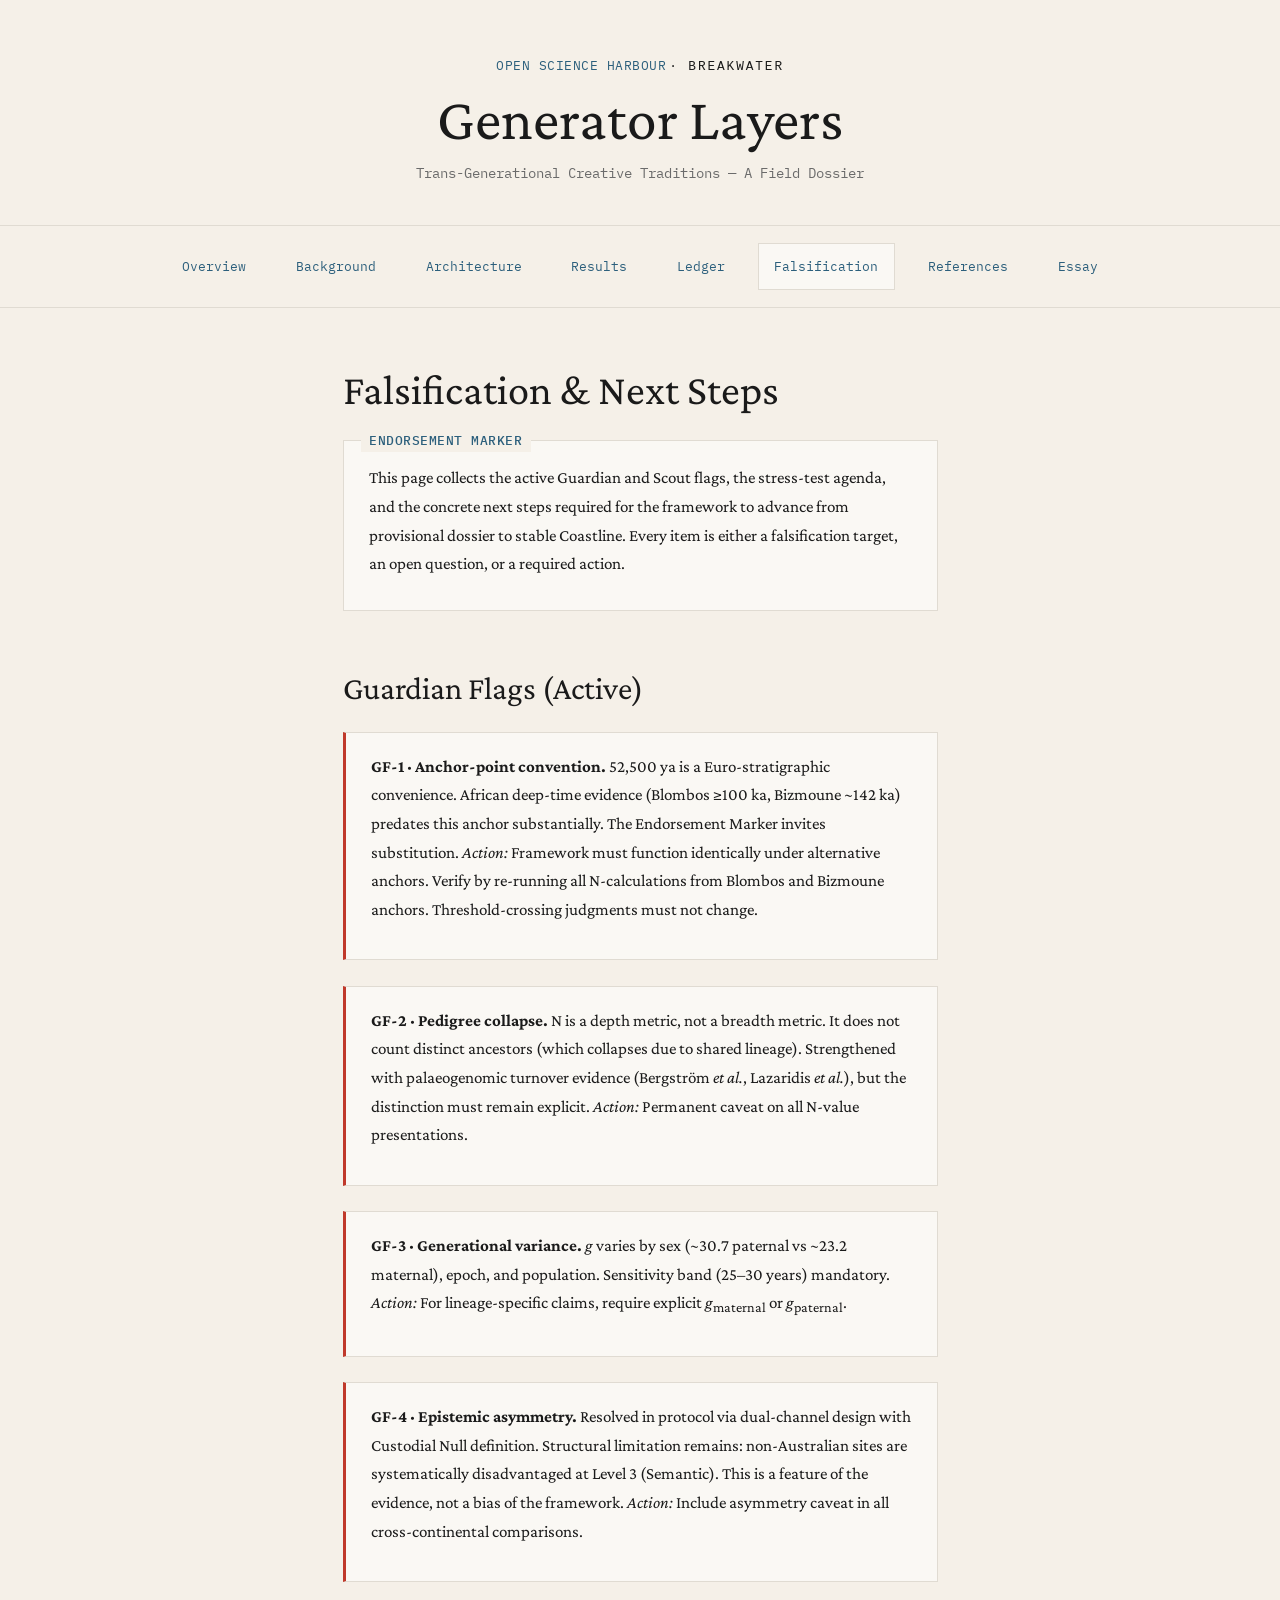
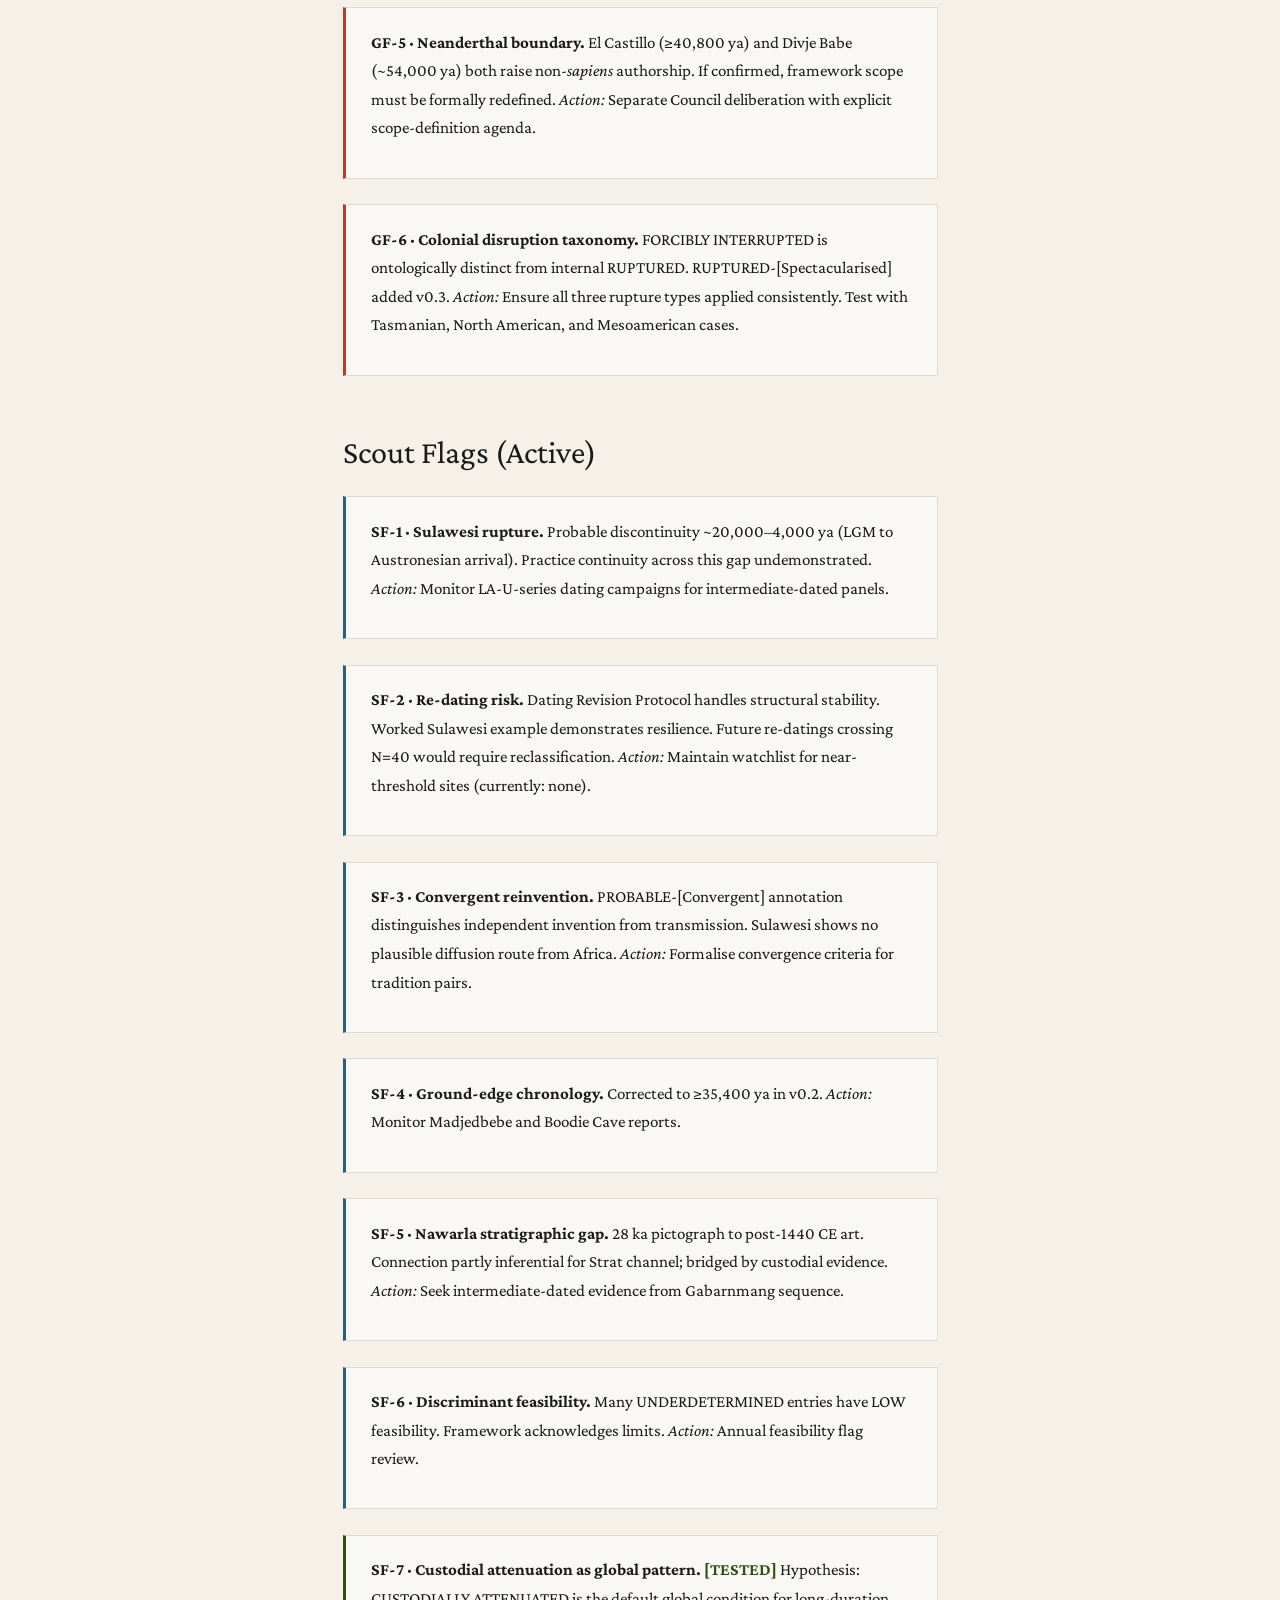
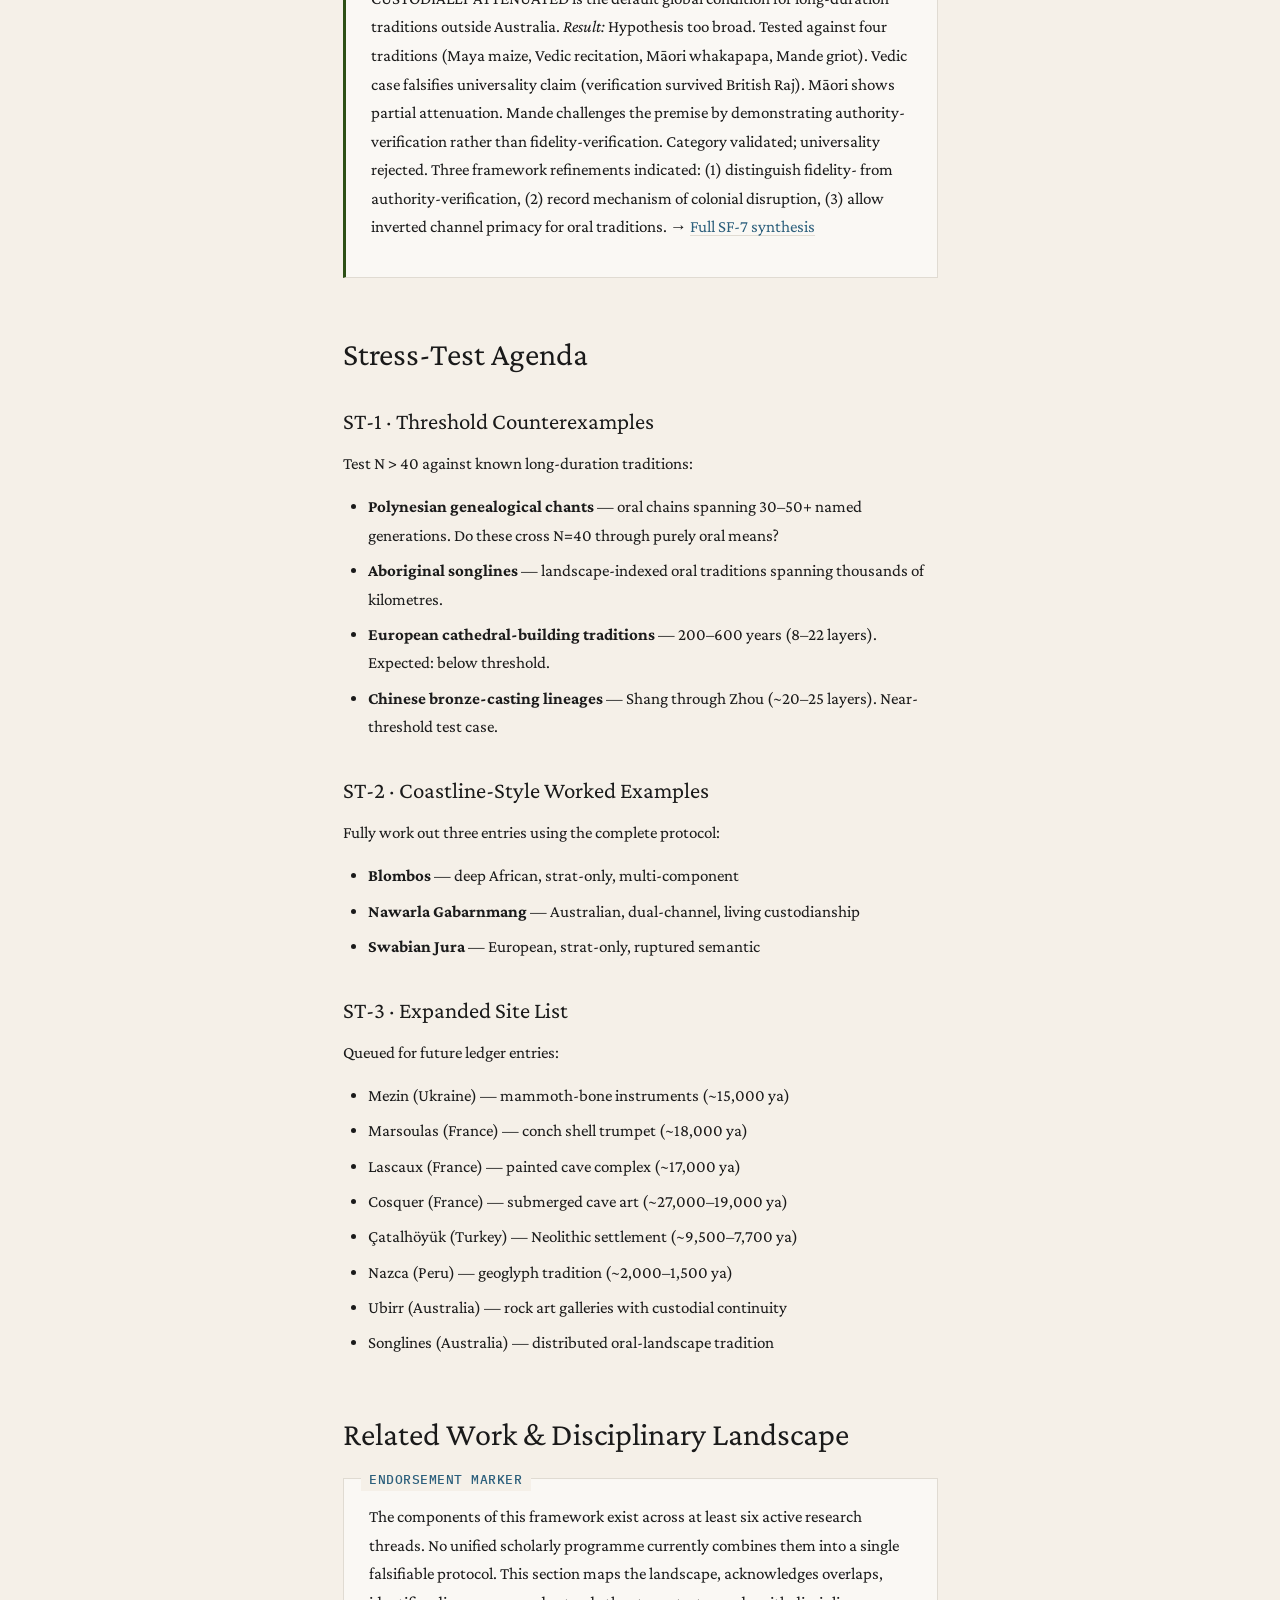
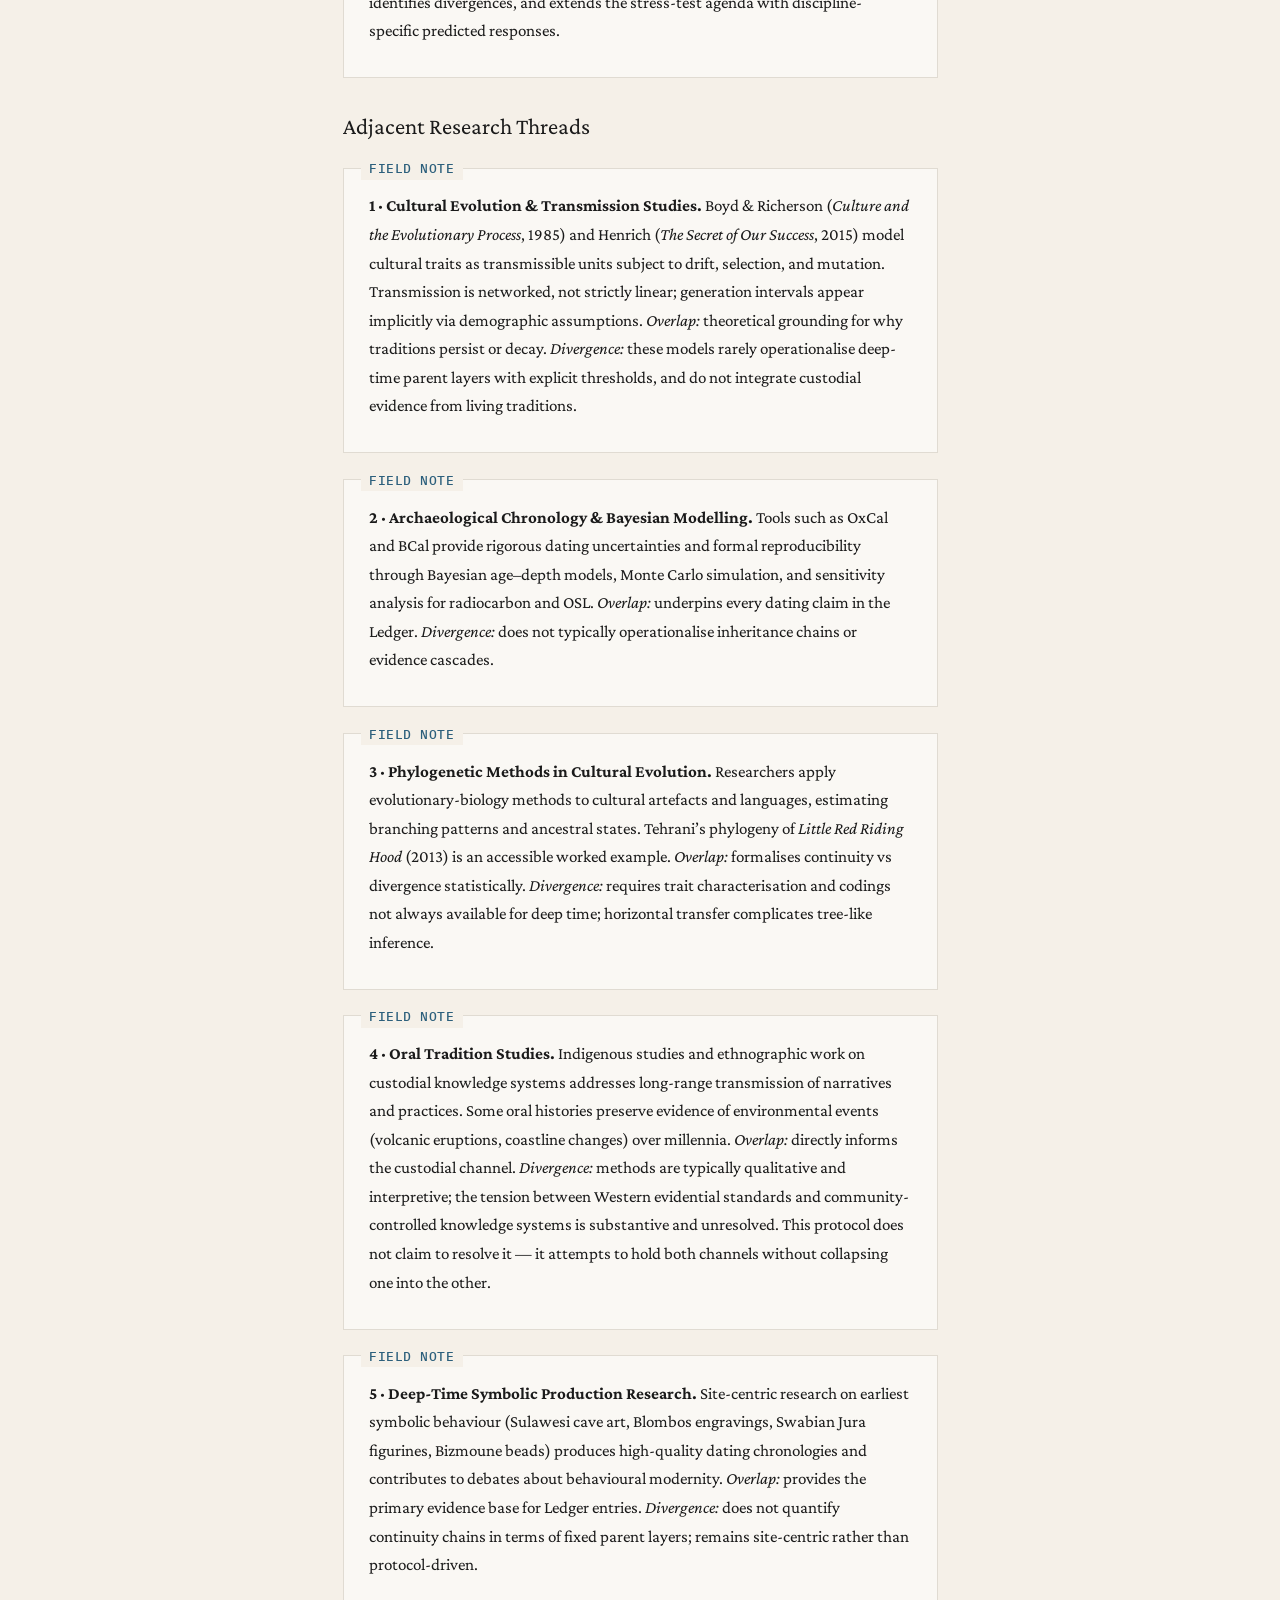
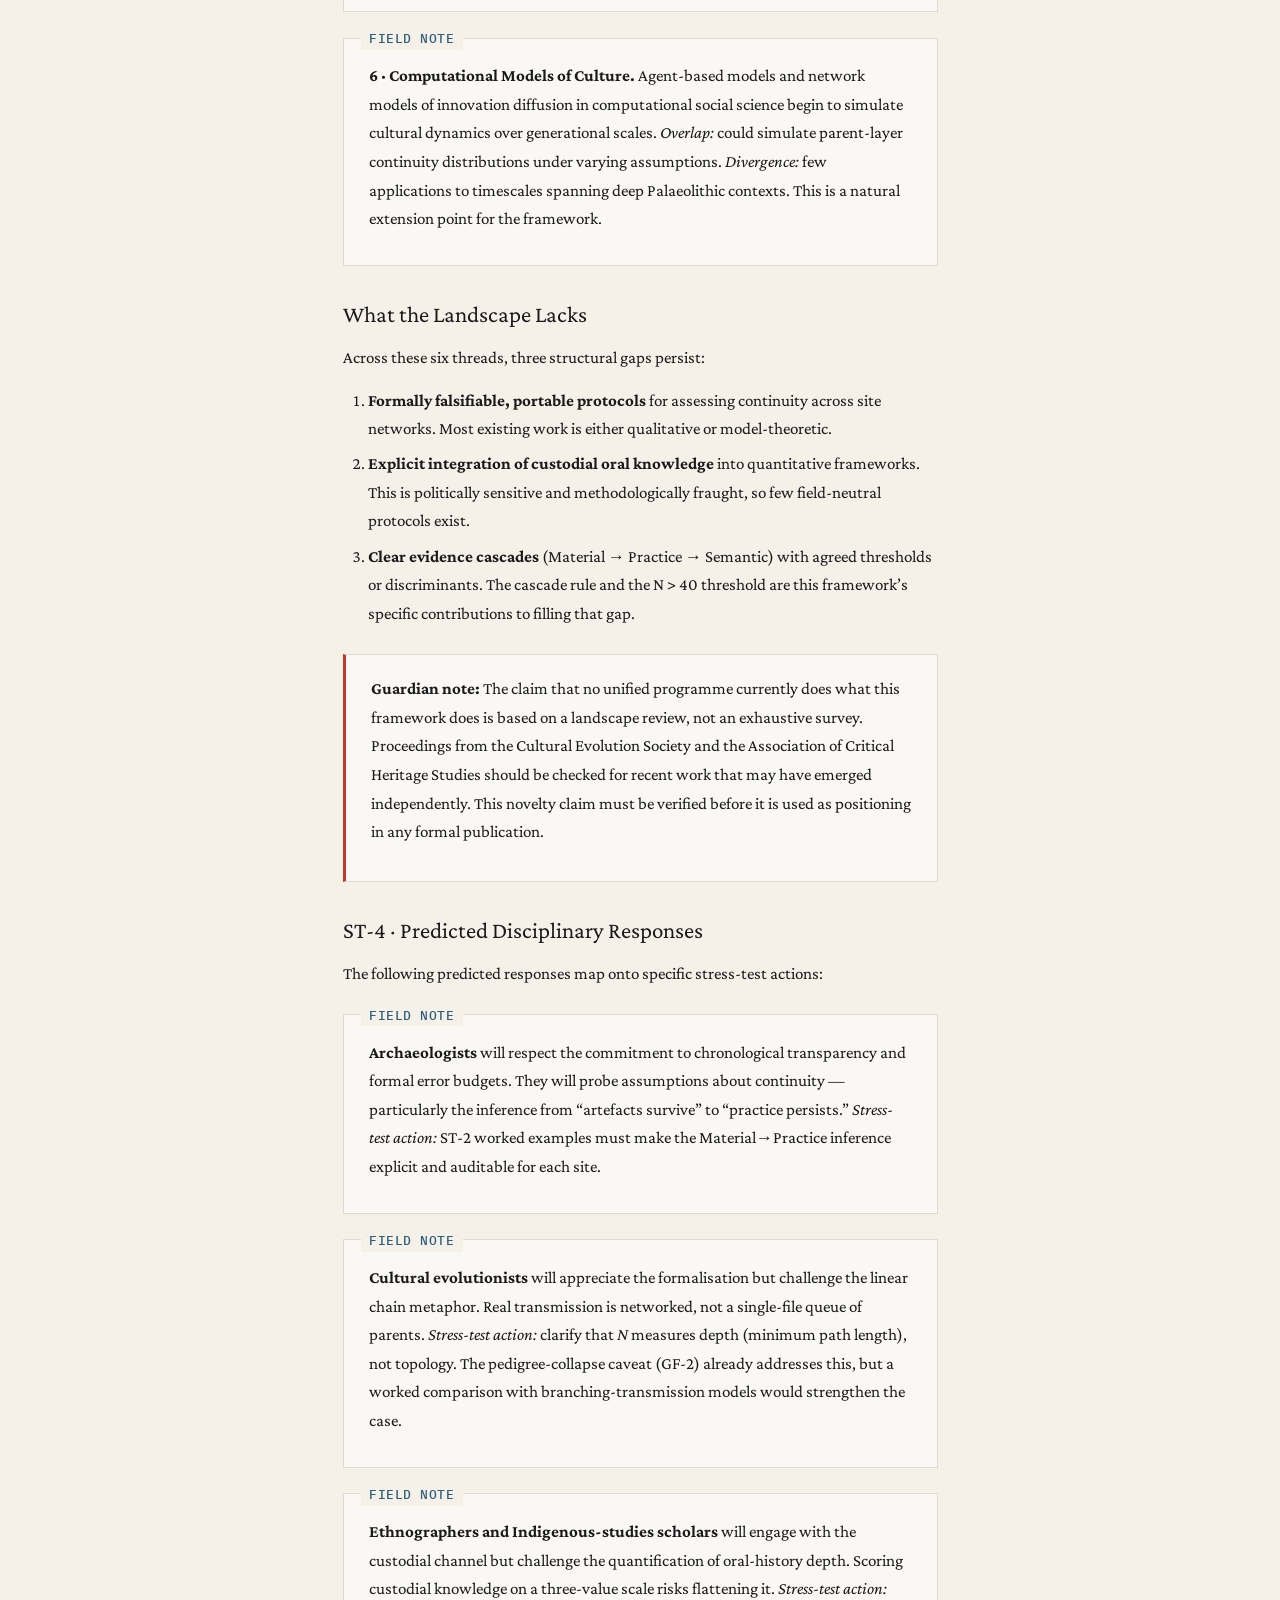
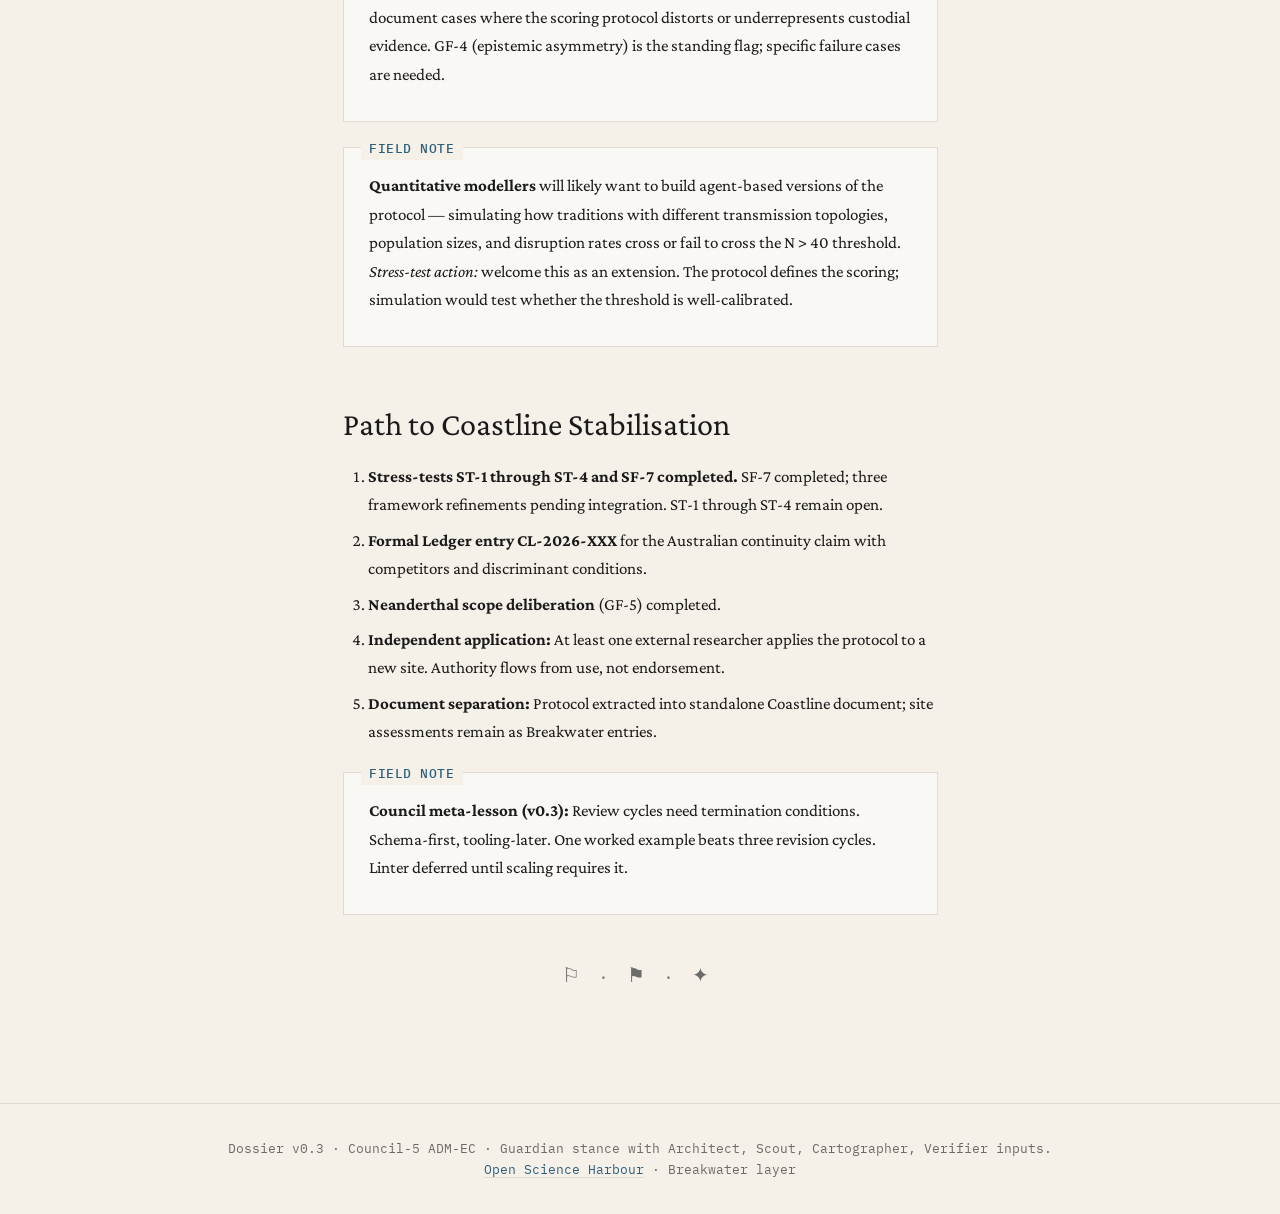
<file: falsification.html>
<!DOCTYPE html>
<html lang="en">
<head>
  <meta charset="UTF-8">
  <meta name="viewport" content="width=device-width, initial-scale=1.0">
  <title>Falsification - Generator Layers</title>
  <link rel="stylesheet" href="style.css">
</head>
<body>
<header class="site-header">
  <a class="harbour-link" href="https://harbour-architecture.github.io/root/">Open Science Harbour</a>
  <span style="font-family:'Special Elite',monospace;font-size:.75rem;letter-spacing:.15em;text-transform:uppercase;color:var(--ink-light)"> · Breakwater</span>
  <h1 class="site-title">Generator Layers</h1>
  <p class="site-subtitle">Trans-Generational Creative Traditions — A Field Dossier</p>
</header>
<nav>
  <a href="index.html">Overview</a>
  <a href="background.html">Background</a>
  <a href="architecture.html">Architecture</a>
  <a href="results.html">Results</a>
  <a href="ledger.html">Ledger</a>
  <a href="falsification.html" class="active">Falsification</a>
  <a href="references.html">References</a>
  <a href="outreach.html">Essay</a>
</nav>
<main>
  <h1>Falsification &amp; Next Steps</h1>

  <div class="endorsement-box">
    <p>This page collects the active Guardian and Scout flags, the stress-test agenda, and the concrete next steps required for the framework to advance from provisional dossier to stable Coastline. Every item is either a falsification target, an open question, or a required action.</p>
  </div>

  <h2>Guardian Flags (Active)</h2>

  <div class="guardian-flag">
    <p><strong>GF-1 · Anchor-point convention.</strong> 52,500 ya is a Euro-stratigraphic convenience. African deep-time evidence (Blombos ≥100 ka, Bizmoune ~142 ka) predates this anchor substantially. The Endorsement Marker invites substitution. <em>Action:</em> Framework must function identically under alternative anchors. Verify by re-running all N-calculations from Blombos and Bizmoune anchors. Threshold-crossing judgments must not change.</p>
  </div>

  <div class="guardian-flag">
    <p><strong>GF-2 · Pedigree collapse.</strong> N is a depth metric, not a breadth metric. It does not count distinct ancestors (which collapses due to shared lineage). Strengthened with palaeogenomic turnover evidence (Bergström <em>et al.</em>, Lazaridis <em>et al.</em>), but the distinction must remain explicit. <em>Action:</em> Permanent caveat on all N-value presentations.</p>
  </div>

  <div class="guardian-flag">
    <p><strong>GF-3 · Generational variance.</strong> <em>g</em> varies by sex (~30.7 paternal vs ~23.2 maternal), epoch, and population. Sensitivity band (25–30 years) mandatory. <em>Action:</em> For lineage-specific claims, require explicit <em>g</em><sub>maternal</sub> or <em>g</em><sub>paternal</sub>.</p>
  </div>

  <div class="guardian-flag">
    <p><strong>GF-4 · Epistemic asymmetry.</strong> Resolved in protocol via dual-channel design with Custodial Null definition. Structural limitation remains: non-Australian sites are systematically disadvantaged at Level 3 (Semantic). This is a feature of the evidence, not a bias of the framework. <em>Action:</em> Include asymmetry caveat in all cross-continental comparisons.</p>
  </div>

  <div class="guardian-flag">
    <p><strong>GF-5 · Neanderthal boundary.</strong> El Castillo (≥40,800 ya) and Divje Babe (~54,000 ya) both raise non-<em>sapiens</em> authorship. If confirmed, framework scope must be formally redefined. <em>Action:</em> Separate Council deliberation with explicit scope-definition agenda.</p>
  </div>

  <div class="guardian-flag">
    <p><strong>GF-6 · Colonial disruption taxonomy.</strong> FORCIBLY INTERRUPTED is ontologically distinct from internal RUPTURED. RUPTURED-[Spectacularised] added v0.3. <em>Action:</em> Ensure all three rupture types applied consistently. Test with Tasmanian, North American, and Mesoamerican cases.</p>
  </div>

  <h2>Scout Flags (Active)</h2>

  <div class="scout-flag">
    <p><strong>SF-1 · Sulawesi rupture.</strong> Probable discontinuity ~20,000–4,000 ya (LGM to Austronesian arrival). Practice continuity across this gap undemonstrated. <em>Action:</em> Monitor LA-U-series dating campaigns for intermediate-dated panels.</p>
  </div>

  <div class="scout-flag">
    <p><strong>SF-2 · Re-dating risk.</strong> Dating Revision Protocol handles structural stability. Worked Sulawesi example demonstrates resilience. Future re-datings crossing N=40 would require reclassification. <em>Action:</em> Maintain watchlist for near-threshold sites (currently: none).</p>
  </div>

  <div class="scout-flag">
    <p><strong>SF-3 · Convergent reinvention.</strong> PROBABLE-[Convergent] annotation distinguishes independent invention from transmission. Sulawesi shows no plausible diffusion route from Africa. <em>Action:</em> Formalise convergence criteria for tradition pairs.</p>
  </div>

  <div class="scout-flag">
    <p><strong>SF-4 · Ground-edge chronology.</strong> Corrected to ≥35,400 ya in v0.2. <em>Action:</em> Monitor Madjedbebe and Boodie Cave reports.</p>
  </div>

  <div class="scout-flag">
    <p><strong>SF-5 · Nawarla stratigraphic gap.</strong> 28 ka pictograph to post-1440 CE art. Connection partly inferential for Strat channel; bridged by custodial evidence. <em>Action:</em> Seek intermediate-dated evidence from Gabarnmang sequence.</p>
  </div>

  <div class="scout-flag">
    <p><strong>SF-6 · Discriminant feasibility.</strong> Many UNDERDETERMINED entries have LOW feasibility. Framework acknowledges limits. <em>Action:</em> Annual feasibility flag review.</p>
  </div>

  <div class="scout-flag" style="border-left-color: #2d5016;">
    <p><strong>SF-7 · Custodial attenuation as global pattern. <span style="color:#2d5016;">[TESTED]</span></strong> Hypothesis: CUSTODIALLY ATTENUATED is the default global condition for long-duration traditions outside Australia. <em>Result:</em> Hypothesis too broad. Tested against four traditions (Maya maize, Vedic recitation, M&#257;ori whakapapa, Mande griot). Vedic case falsifies universality claim (verification survived British Raj). M&#257;ori shows partial attenuation. Mande challenges the premise by demonstrating authority-verification rather than fidelity-verification. Category validated; universality rejected. Three framework refinements indicated: (1) distinguish fidelity- from authority-verification, (2) record mechanism of colonial disruption, (3) allow inverted channel primacy for oral traditions. &rarr; <a href="sf7-synthesis.html">Full SF-7 synthesis</a></p>
  </div>

  <h2>Stress-Test Agenda</h2>

  <h3>ST-1 · Threshold Counterexamples</h3>
  <p>Test N &gt; 40 against known long-duration traditions:</p>
  <ul>
    <li><strong>Polynesian genealogical chants</strong> — oral chains spanning 30–50+ named generations. Do these cross N=40 through purely oral means?</li>
    <li><strong>Aboriginal songlines</strong> — landscape-indexed oral traditions spanning thousands of kilometres.</li>
    <li><strong>European cathedral-building traditions</strong> — 200–600 years (8–22 layers). Expected: below threshold.</li>
    <li><strong>Chinese bronze-casting lineages</strong> — Shang through Zhou (~20–25 layers). Near-threshold test case.</li>
  </ul>

  <h3>ST-2 · Coastline-Style Worked Examples</h3>
  <p>Fully work out three entries using the complete protocol:</p>
  <ul>
    <li><strong>Blombos</strong> — deep African, strat-only, multi-component</li>
    <li><strong>Nawarla Gabarnmang</strong> — Australian, dual-channel, living custodianship</li>
    <li><strong>Swabian Jura</strong> — European, strat-only, ruptured semantic</li>
  </ul>

  <h3>ST-3 · Expanded Site List</h3>
  <p>Queued for future ledger entries:</p>
  <ul>
    <li>Mezin (Ukraine) — mammoth-bone instruments (~15,000 ya)</li>
    <li>Marsoulas (France) — conch shell trumpet (~18,000 ya)</li>
    <li>Lascaux (France) — painted cave complex (~17,000 ya)</li>
    <li>Cosquer (France) — submerged cave art (~27,000–19,000 ya)</li>
    <li>Çatalhöyük (Turkey) — Neolithic settlement (~9,500–7,700 ya)</li>
    <li>Nazca (Peru) — geoglyph tradition (~2,000–1,500 ya)</li>
    <li>Ubirr (Australia) — rock art galleries with custodial continuity</li>
    <li>Songlines (Australia) — distributed oral-landscape tradition</li>
  </ul>

  <h2>Related Work &amp; Disciplinary Landscape</h2>

  <div class="endorsement-box">
    <p>The components of this framework exist across at least six active research threads. No unified scholarly programme currently combines them into a single falsifiable protocol. This section maps the landscape, acknowledges overlaps, identifies divergences, and extends the stress-test agenda with discipline-specific predicted responses.</p>
  </div>

  <h3>Adjacent Research Threads</h3>

  <div class="field-note">
    <p><strong>1 &middot; Cultural Evolution &amp; Transmission Studies.</strong> Boyd &amp; Richerson (<em>Culture and the Evolutionary Process</em>, 1985) and Henrich (<em>The Secret of Our Success</em>, 2015) model cultural traits as transmissible units subject to drift, selection, and mutation. Transmission is networked, not strictly linear; generation intervals appear implicitly via demographic assumptions. <em>Overlap:</em> theoretical grounding for why traditions persist or decay. <em>Divergence:</em> these models rarely operationalise deep-time parent layers with explicit thresholds, and do not integrate custodial evidence from living traditions.</p>
  </div>

  <div class="field-note">
    <p><strong>2 &middot; Archaeological Chronology &amp; Bayesian Modelling.</strong> Tools such as OxCal and BCal provide rigorous dating uncertainties and formal reproducibility through Bayesian age&ndash;depth models, Monte Carlo simulation, and sensitivity analysis for radiocarbon and OSL. <em>Overlap:</em> underpins every dating claim in the Ledger. <em>Divergence:</em> does not typically operationalise inheritance chains or evidence cascades.</p>
  </div>

  <div class="field-note">
    <p><strong>3 &middot; Phylogenetic Methods in Cultural Evolution.</strong> Researchers apply evolutionary-biology methods to cultural artefacts and languages, estimating branching patterns and ancestral states. Tehrani&rsquo;s phylogeny of <em>Little Red Riding Hood</em> (2013) is an accessible worked example. <em>Overlap:</em> formalises continuity vs divergence statistically. <em>Divergence:</em> requires trait characterisation and codings not always available for deep time; horizontal transfer complicates tree-like inference.</p>
  </div>

  <div class="field-note">
    <p><strong>4 &middot; Oral Tradition Studies.</strong> Indigenous studies and ethnographic work on custodial knowledge systems addresses long-range transmission of narratives and practices. Some oral histories preserve evidence of environmental events (volcanic eruptions, coastline changes) over millennia. <em>Overlap:</em> directly informs the custodial channel. <em>Divergence:</em> methods are typically qualitative and interpretive; the tension between Western evidential standards and community-controlled knowledge systems is substantive and unresolved. This protocol does not claim to resolve it &mdash; it attempts to hold both channels without collapsing one into the other.</p>
  </div>

  <div class="field-note">
    <p><strong>5 &middot; Deep-Time Symbolic Production Research.</strong> Site-centric research on earliest symbolic behaviour (Sulawesi cave art, Blombos engravings, Swabian Jura figurines, Bizmoune beads) produces high-quality dating chronologies and contributes to debates about behavioural modernity. <em>Overlap:</em> provides the primary evidence base for Ledger entries. <em>Divergence:</em> does not quantify continuity chains in terms of fixed parent layers; remains site-centric rather than protocol-driven.</p>
  </div>

  <div class="field-note">
    <p><strong>6 &middot; Computational Models of Culture.</strong> Agent-based models and network models of innovation diffusion in computational social science begin to simulate cultural dynamics over generational scales. <em>Overlap:</em> could simulate parent-layer continuity distributions under varying assumptions. <em>Divergence:</em> few applications to timescales spanning deep Palaeolithic contexts. This is a natural extension point for the framework.</p>
  </div>

  <h3>What the Landscape Lacks</h3>

  <p>Across these six threads, three structural gaps persist:</p>
  <ol>
    <li><strong>Formally falsifiable, portable protocols</strong> for assessing continuity across site networks. Most existing work is either qualitative or model-theoretic.</li>
    <li><strong>Explicit integration of custodial oral knowledge</strong> into quantitative frameworks. This is politically sensitive and methodologically fraught, so few field-neutral protocols exist.</li>
    <li><strong>Clear evidence cascades</strong> (Material &rarr; Practice &rarr; Semantic) with agreed thresholds or discriminants. The cascade rule and the N&nbsp;&gt;&nbsp;40 threshold are this framework&rsquo;s specific contributions to filling that gap.</li>
  </ol>

  <div class="guardian-flag">
    <p><strong>Guardian note:</strong> The claim that no unified programme currently does what this framework does is based on a landscape review, not an exhaustive survey. Proceedings from the Cultural Evolution Society and the Association of Critical Heritage Studies should be checked for recent work that may have emerged independently. This novelty claim must be verified before it is used as positioning in any formal publication.</p>
  </div>

  <h3>ST-4 &middot; Predicted Disciplinary Responses</h3>

  <p>The following predicted responses map onto specific stress-test actions:</p>

  <div class="field-note">
    <p><strong>Archaeologists</strong> will respect the commitment to chronological transparency and formal error budgets. They will probe assumptions about continuity &mdash; particularly the inference from &ldquo;artefacts survive&rdquo; to &ldquo;practice persists.&rdquo; <em>Stress-test action:</em> ST-2 worked examples must make the Material&rarr;Practice inference explicit and auditable for each site.</p>
  </div>

  <div class="field-note">
    <p><strong>Cultural evolutionists</strong> will appreciate the formalisation but challenge the linear chain metaphor. Real transmission is networked, not a single-file queue of parents. <em>Stress-test action:</em> clarify that <em>N</em> measures depth (minimum path length), not topology. The pedigree-collapse caveat (GF-2) already addresses this, but a worked comparison with branching-transmission models would strengthen the case.</p>
  </div>

  <div class="field-note">
    <p><strong>Ethnographers and Indigenous-studies scholars</strong> will engage with the custodial channel but challenge the quantification of oral-history depth. Scoring custodial knowledge on a three-value scale risks flattening it. <em>Stress-test action:</em> document cases where the scoring protocol distorts or underrepresents custodial evidence. GF-4 (epistemic asymmetry) is the standing flag; specific failure cases are needed.</p>
  </div>

  <div class="field-note">
    <p><strong>Quantitative modellers</strong> will likely want to build agent-based versions of the protocol &mdash; simulating how traditions with different transmission topologies, population sizes, and disruption rates cross or fail to cross the N&nbsp;&gt;&nbsp;40 threshold. <em>Stress-test action:</em> welcome this as an extension. The protocol defines the scoring; simulation would test whether the threshold is well-calibrated.</p>
  </div>

  <h2>Path to Coastline Stabilisation</h2>
  <ol>
    <li><strong>Stress-tests ST-1 through ST-4 and SF-7 completed.</strong> SF-7 completed; three framework refinements pending integration. ST-1 through ST-4 remain open.</li>
    <li><strong>Formal Ledger entry CL-2026-XXX</strong> for the Australian continuity claim with competitors and discriminant conditions.</li>
    <li><strong>Neanderthal scope deliberation</strong> (GF-5) completed.</li>
    <li><strong>Independent application:</strong> At least one external researcher applies the protocol to a new site. Authority flows from use, not endorsement.</li>
    <li><strong>Document separation:</strong> Protocol extracted into standalone Coastline document; site assessments remain as Breakwater entries.</li>
  </ol>

  <div class="field-note">
    <p><strong>Council meta-lesson (v0.3):</strong> Review cycles need termination conditions. Schema-first, tooling-later. One worked example beats three revision cycles. Linter deferred until scaling requires it.</p>
  </div>

  <div class="compass">⚐ · ⚑ · ✦</div>
</main>
<footer>
  Dossier v0.3 · Council-5 ADM-EC · Guardian stance with Architect, Scout, Cartographer, Verifier inputs.<br>
  <a href="https://harbour-architecture.github.io/root/">Open Science Harbour</a> · Breakwater layer
</footer>
</body>
</html>
</file>
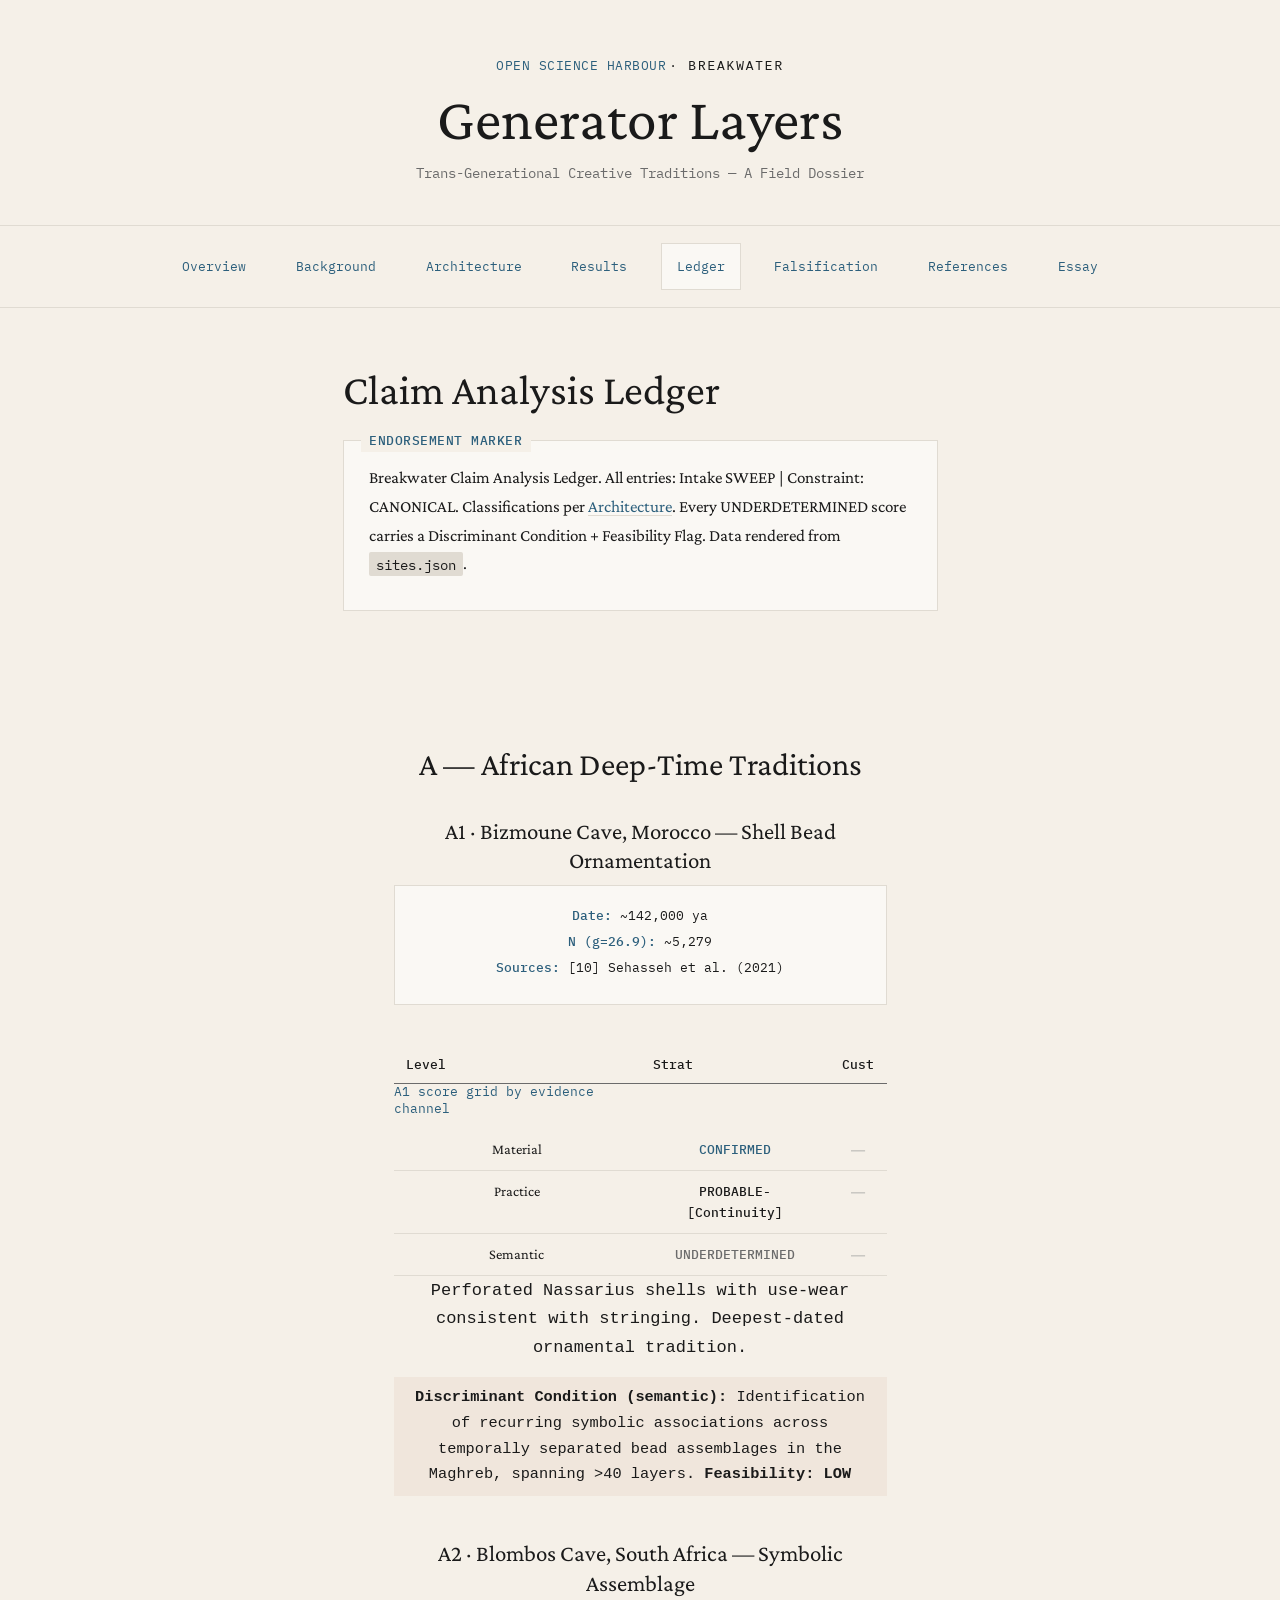
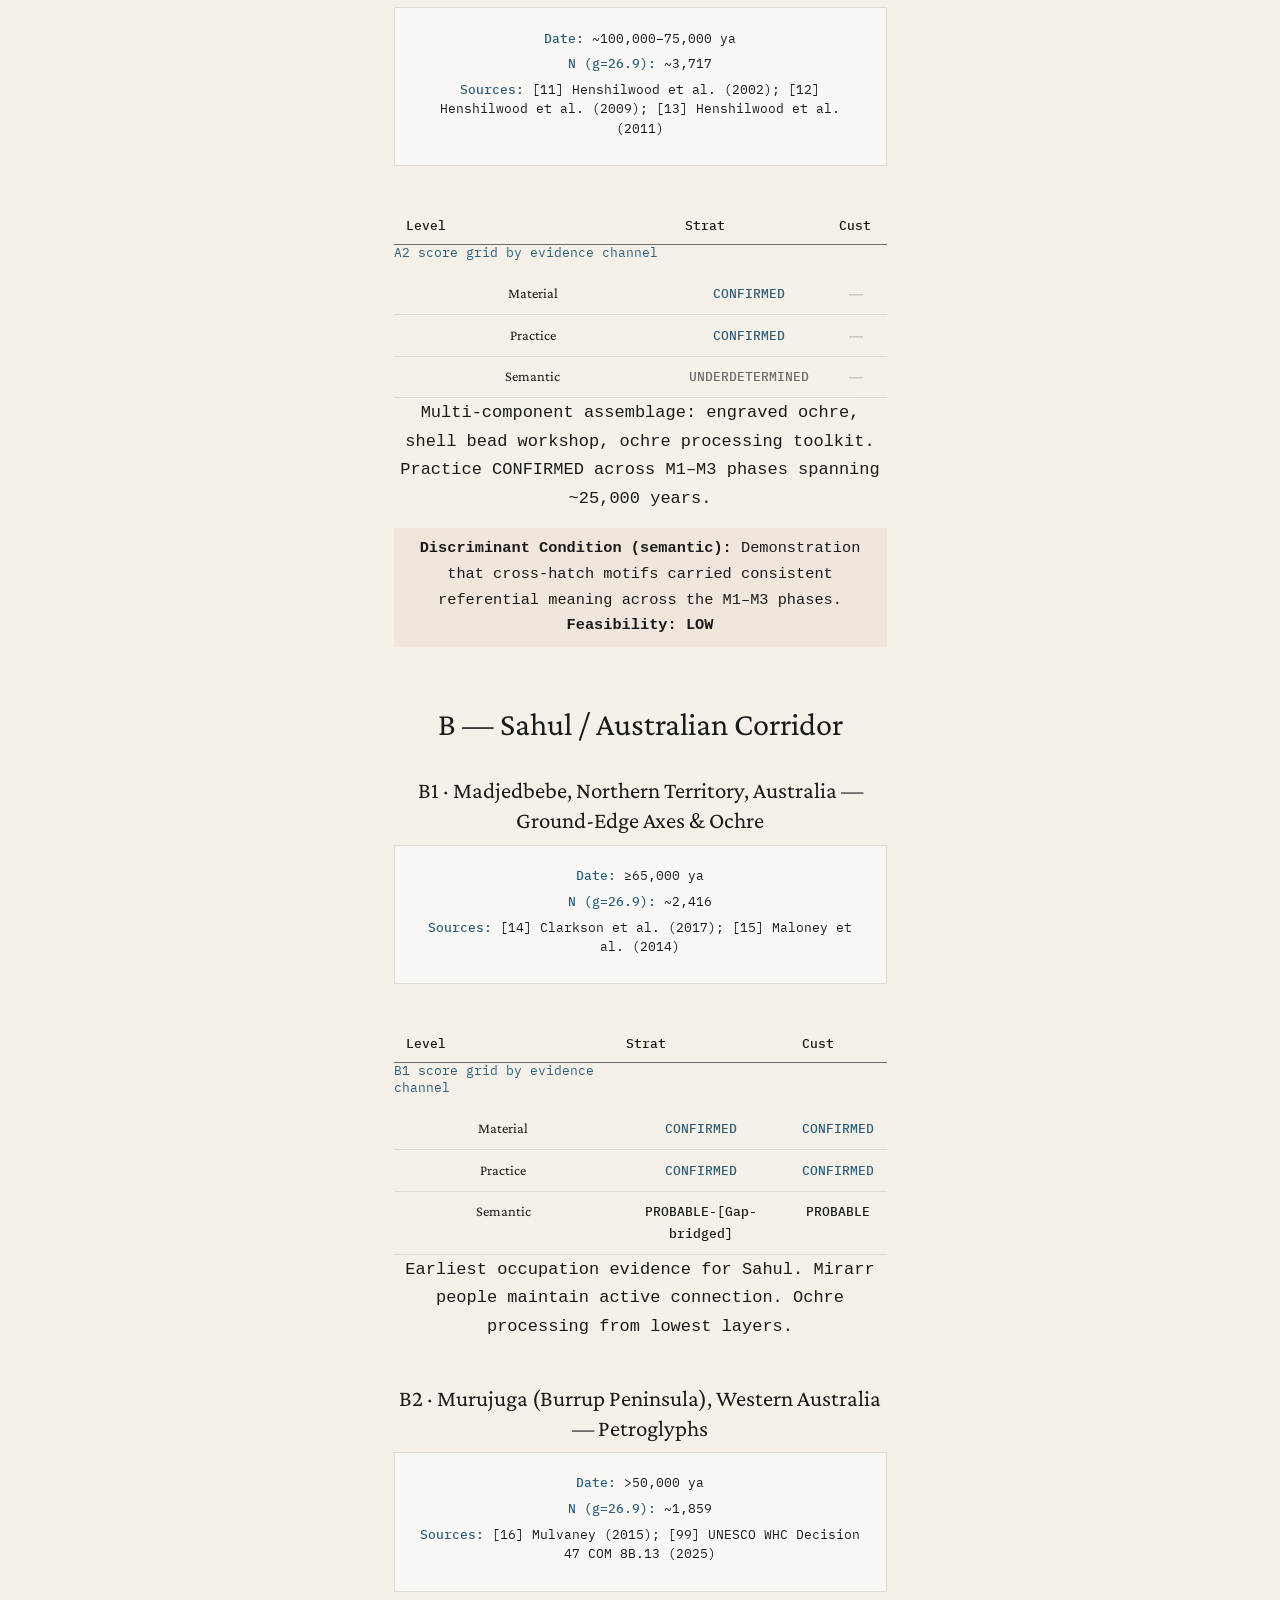
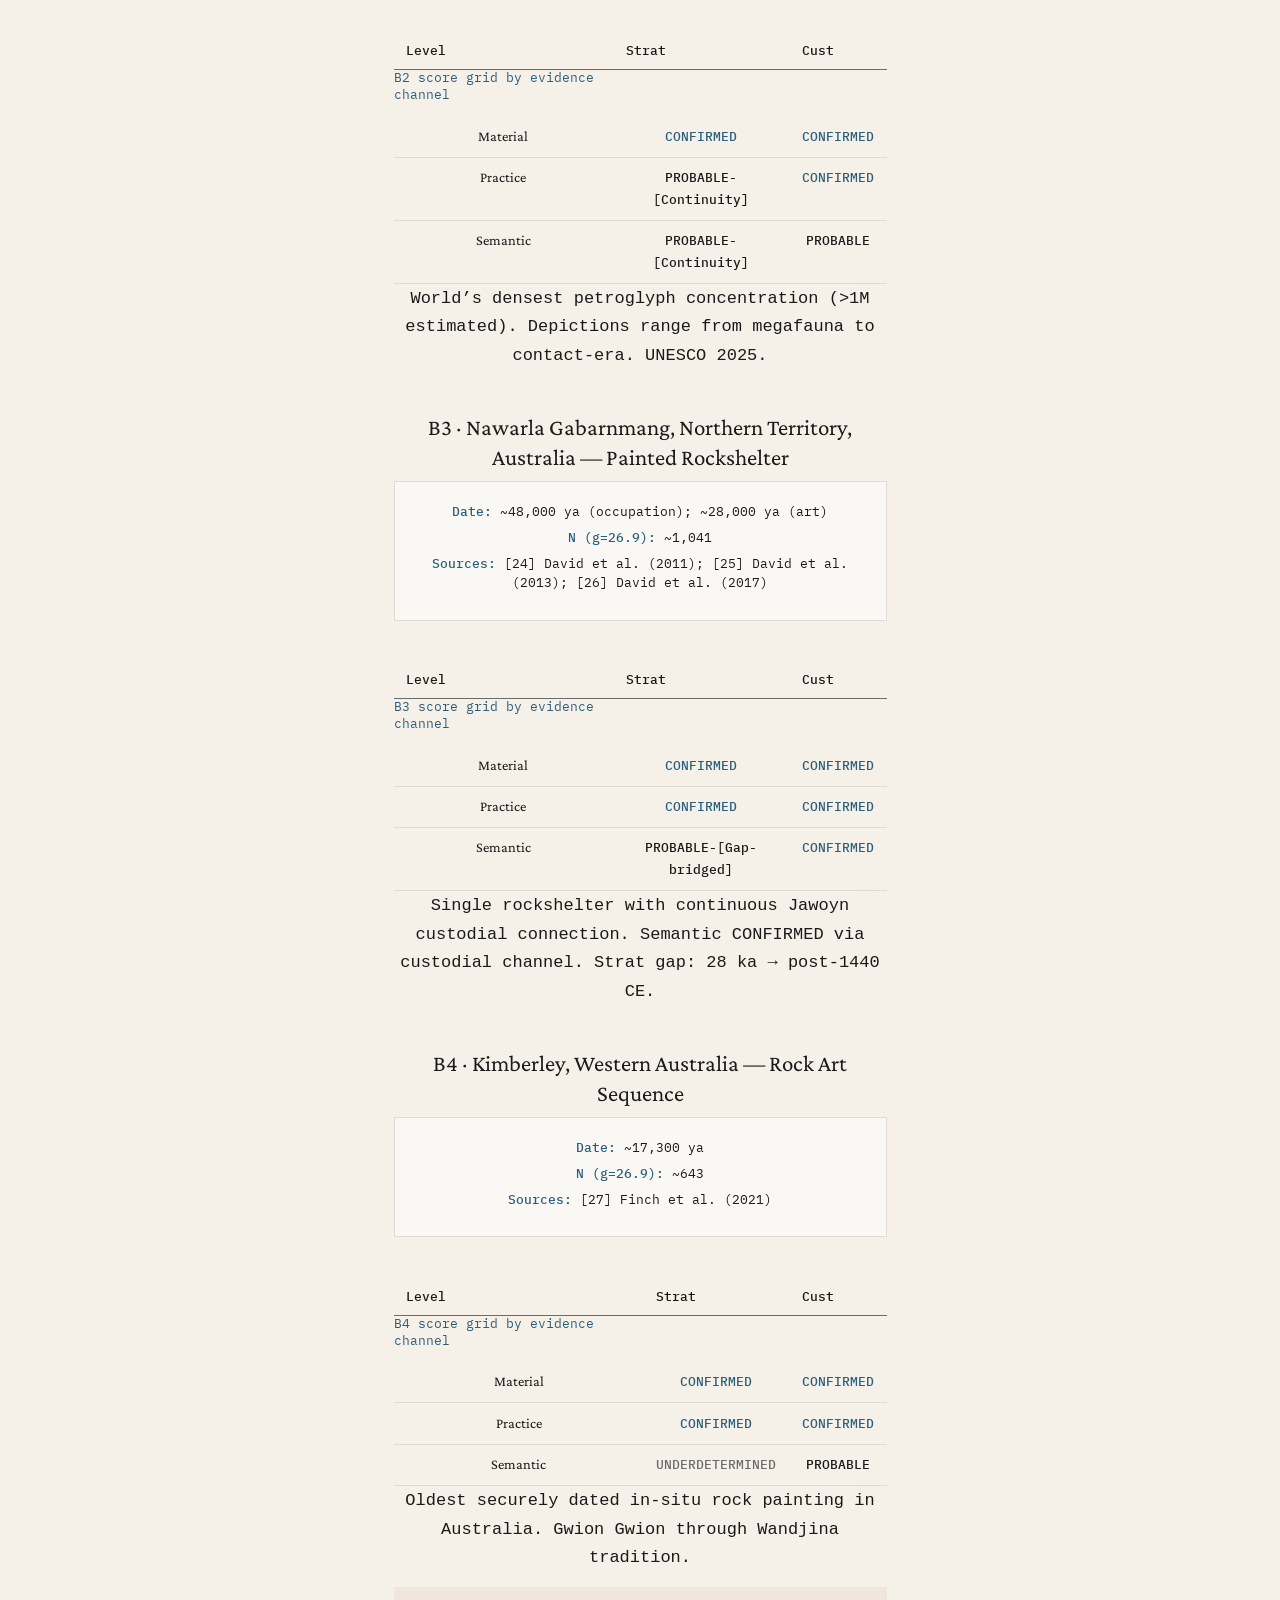
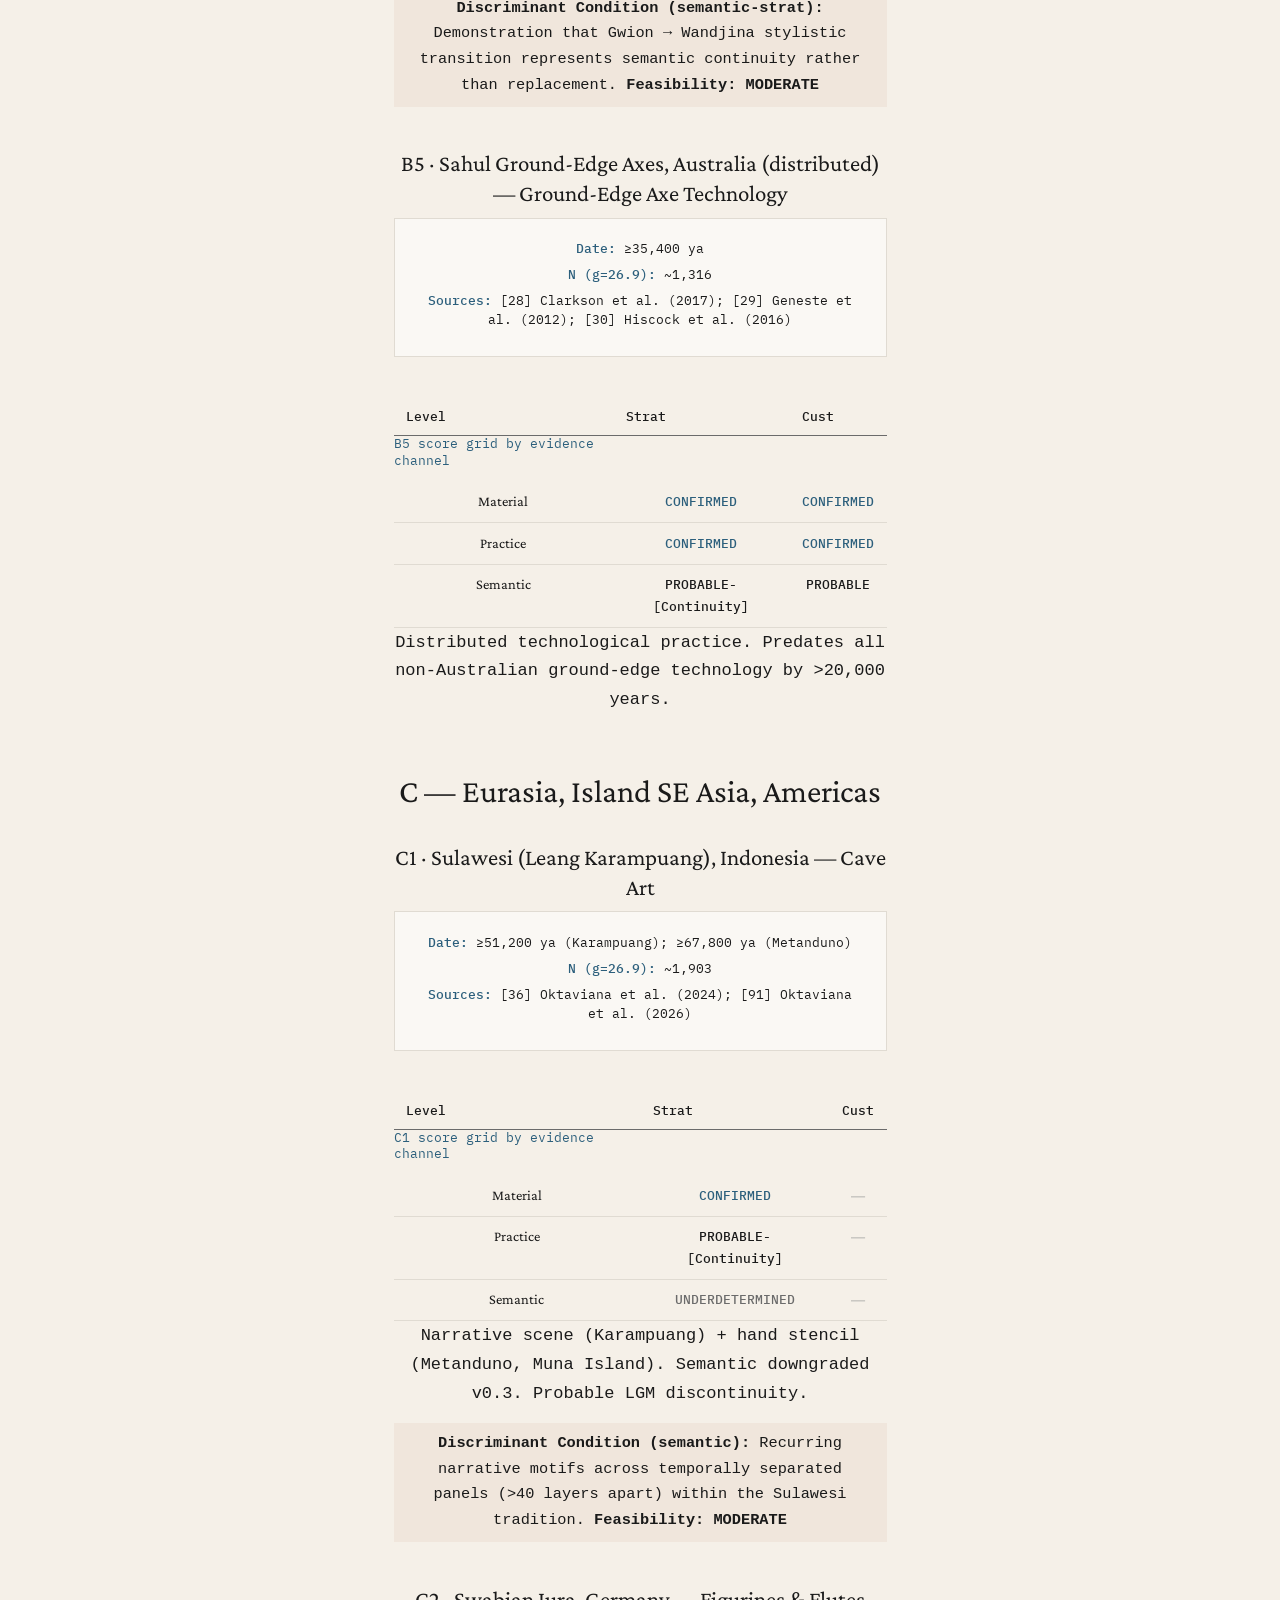
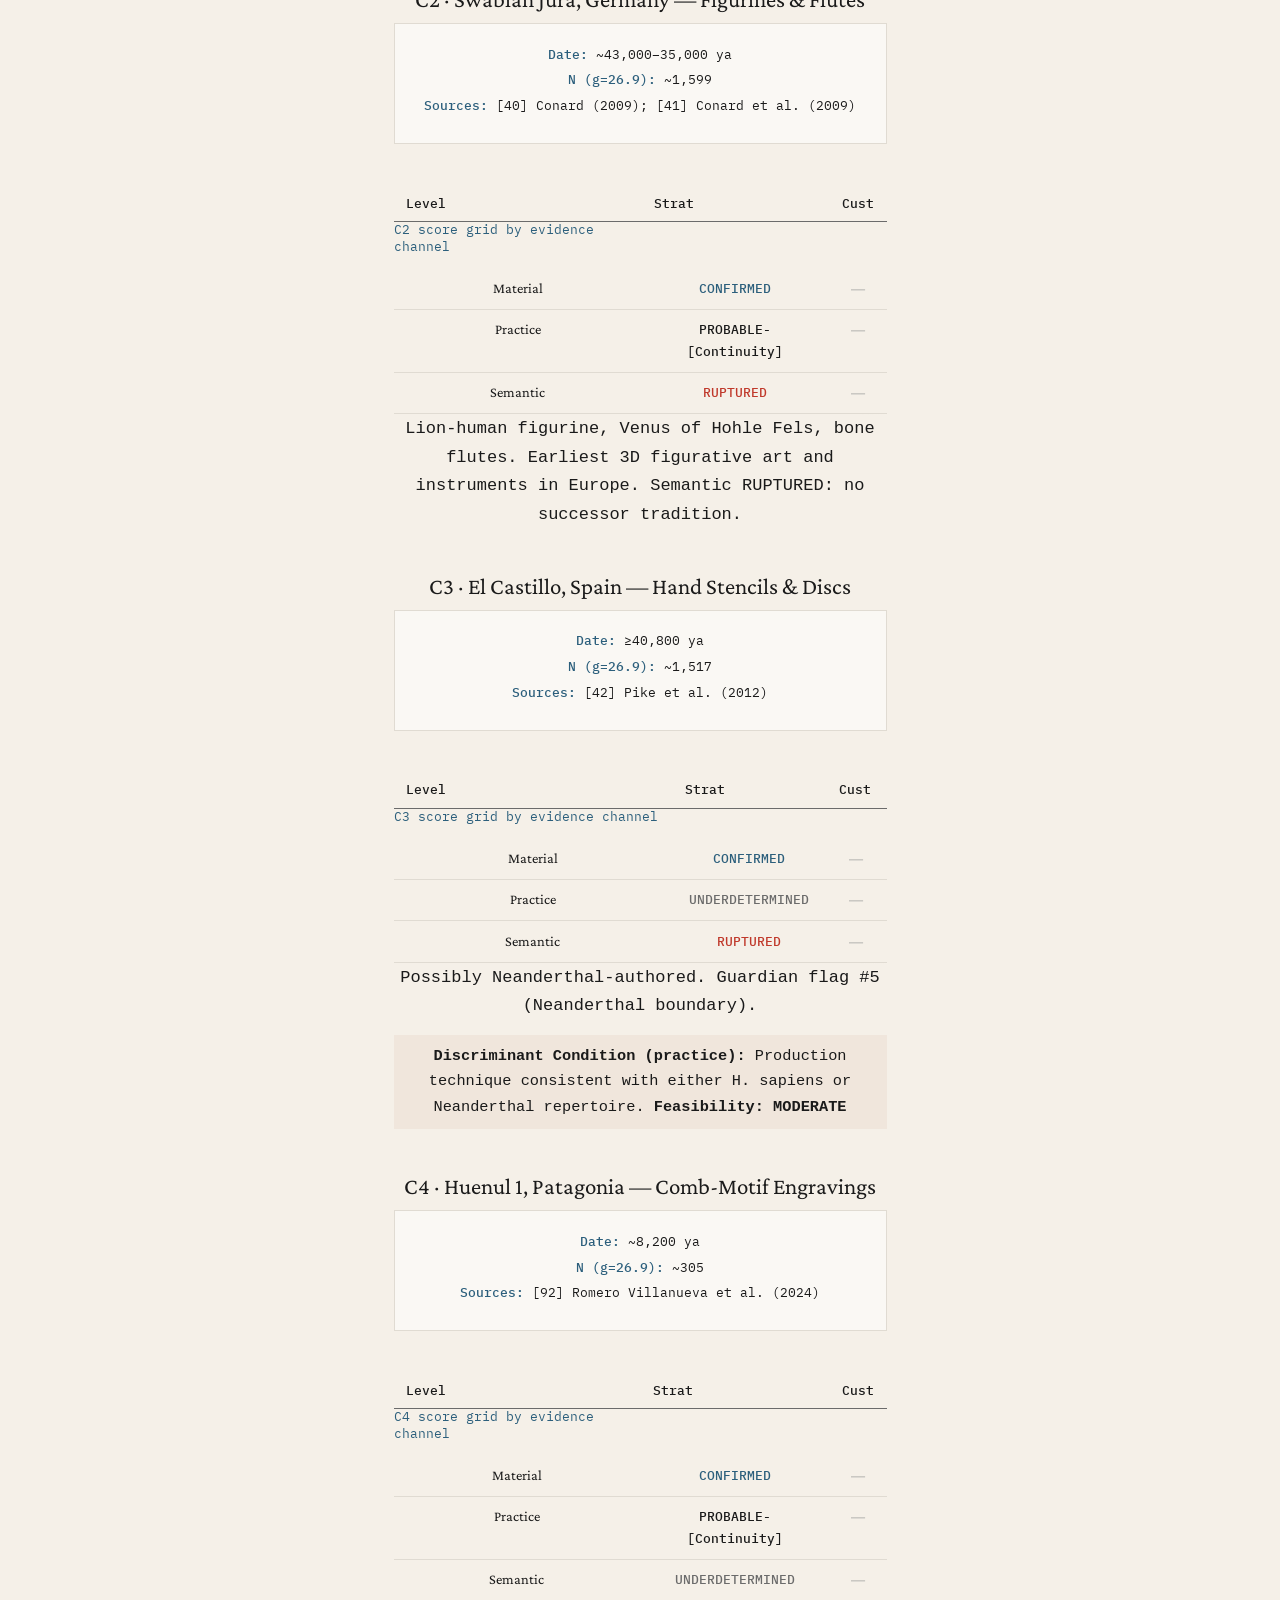
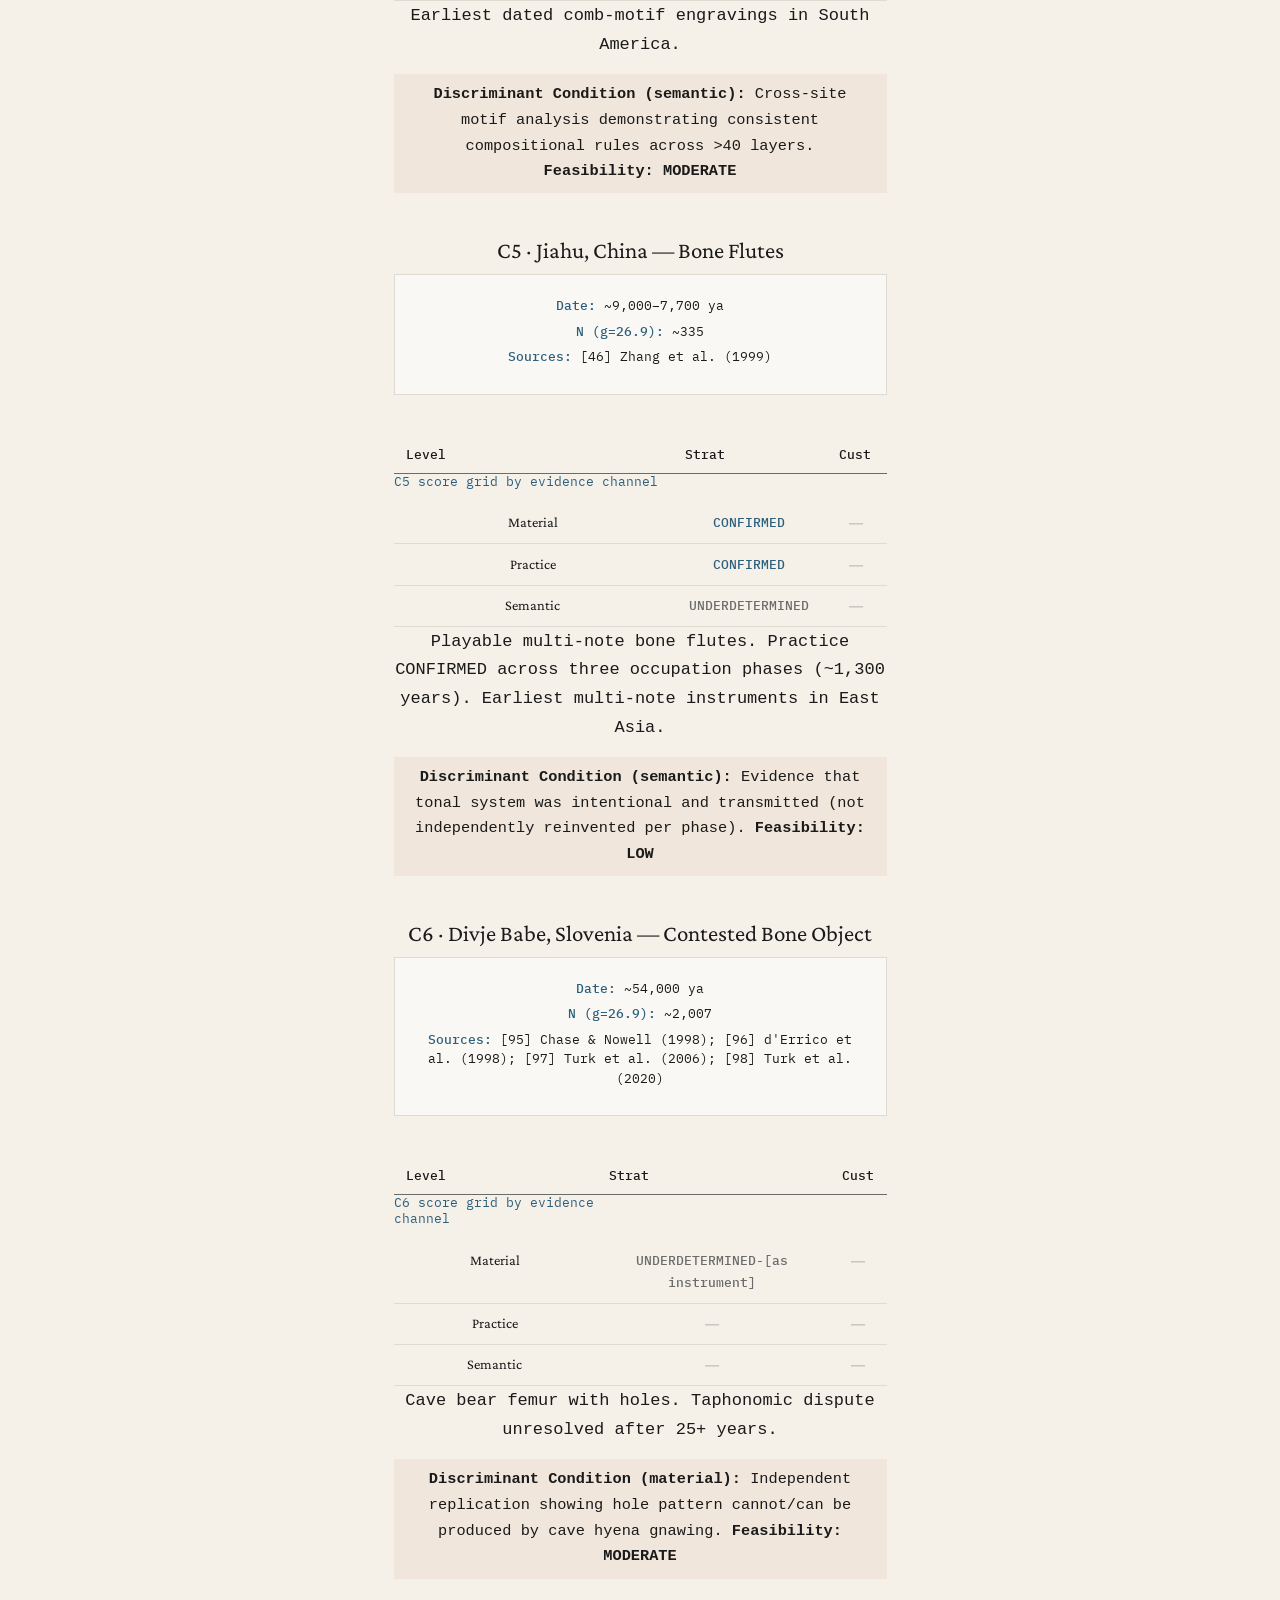
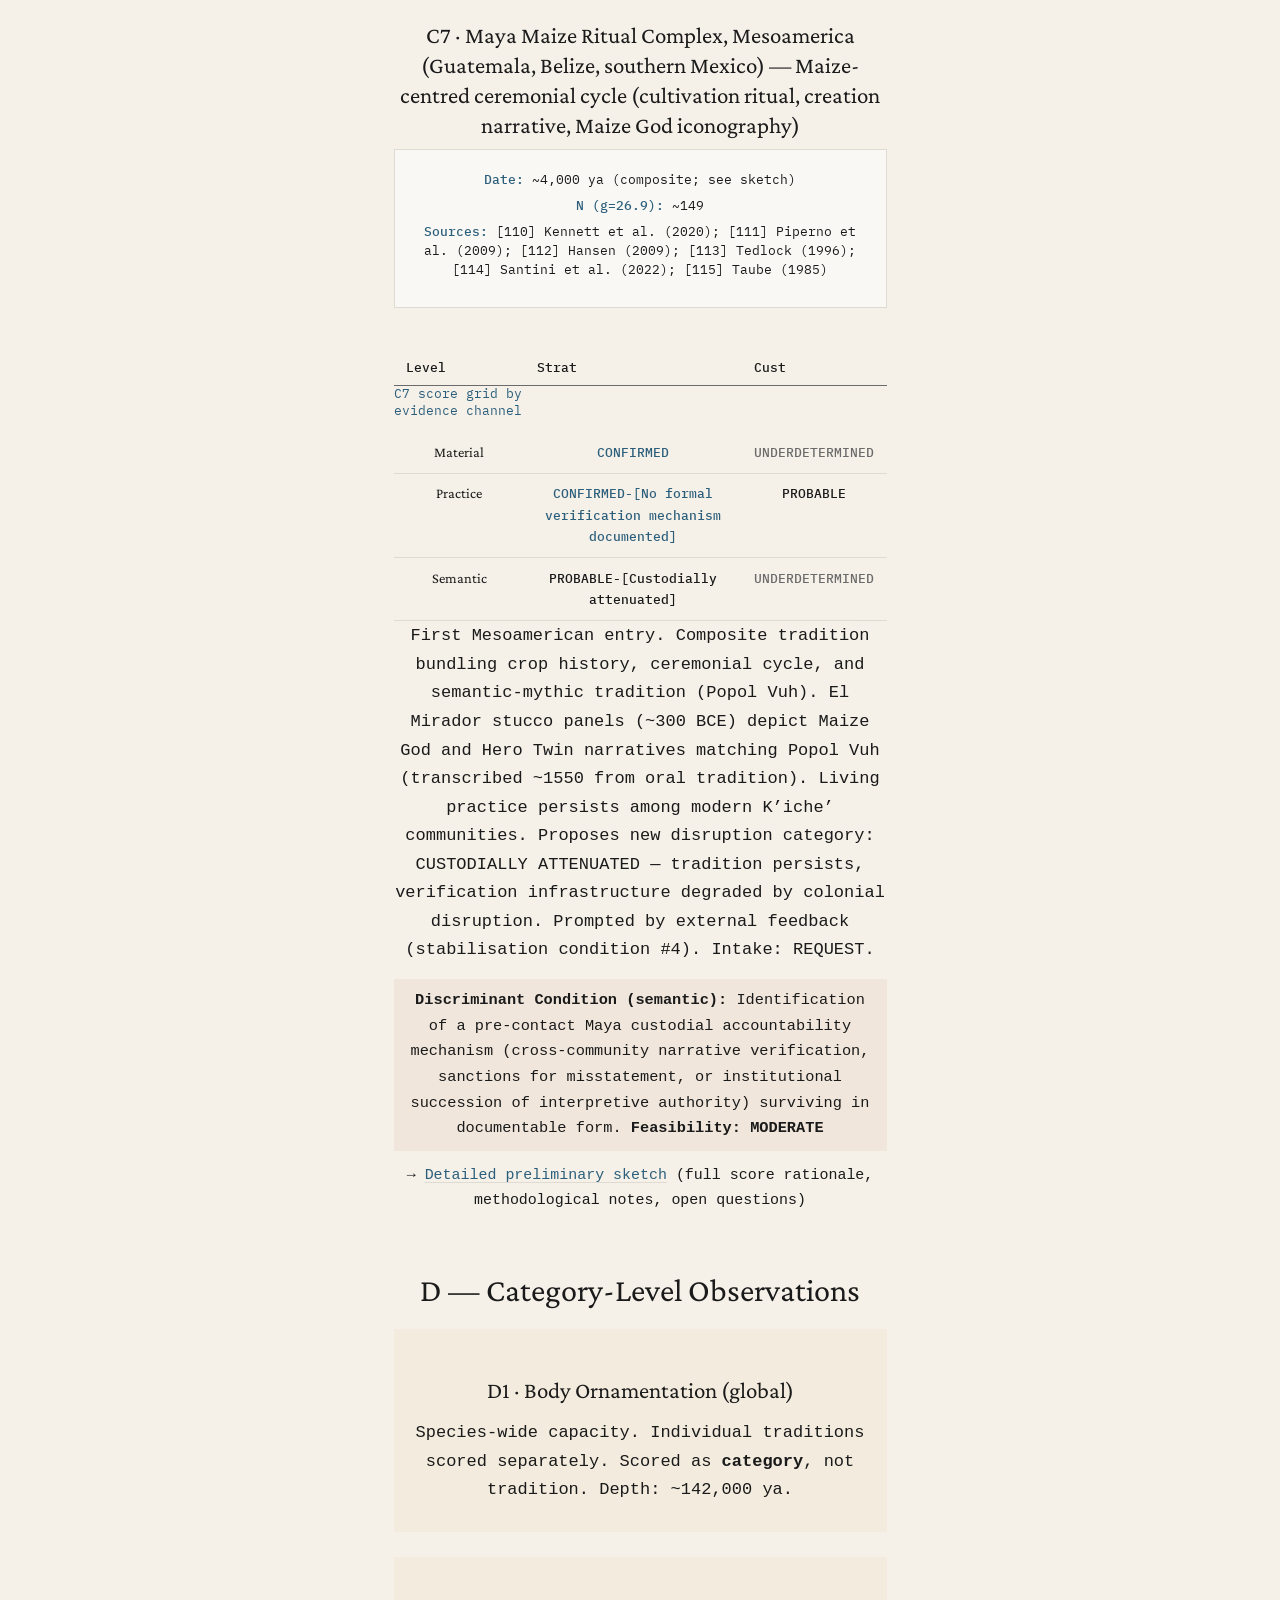
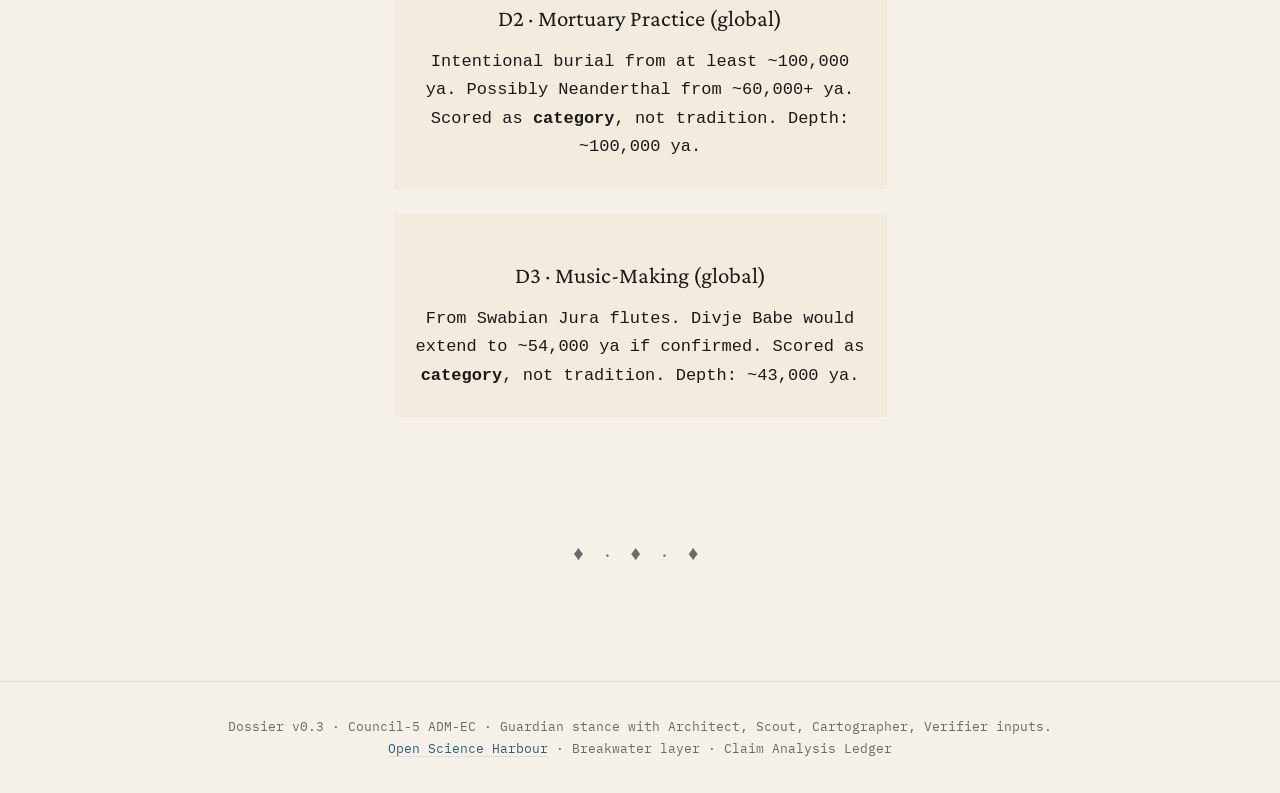
<file: ledger.html>
<!DOCTYPE html>
<html lang="en">
<head>
  <meta charset="UTF-8">
  <meta name="viewport" content="width=device-width, initial-scale=1.0">
  <title>Ledger - Generator Layers</title>
  <link rel="stylesheet" href="style.css">
  <style>
    .entry { margin-bottom: 2.5rem; }
    .entry h3 { margin-bottom: .5rem; }
    .disc-box { border-left: 3px solid var(--burnt-sienna); padding: .5rem .75rem; margin: .75rem 0; font-size: .9rem; background: rgba(160,82,45,.06); }
    .disc-box strong { font-family: 'Special Elite', monospace; }
    .feas-LOW { color: var(--red-seal); }
    .feas-MODERATE { color: var(--burnt-sienna); }
    .feas-HIGH { color: var(--jungle-green); }
    .loading { font-family: 'Special Elite', monospace; color: var(--ink-light); text-align: center; padding: 3rem; }
    .cat-entry { margin-bottom: 1.5rem; padding: .75rem 1rem; border-left: 3px solid var(--gold); background: rgba(201,168,76,.06); }
  </style>
</head>
<body>
<header class="site-header">
  <a class="harbour-link" href="https://harbour-architecture.github.io/root/">Open Science Harbour</a>
  <span style="font-family:'Special Elite',monospace;font-size:.75rem;letter-spacing:.15em;text-transform:uppercase;color:var(--ink-light)"> &middot; Breakwater</span>
  <h1 class="site-title">Generator Layers</h1>
  <p class="site-subtitle">Trans-Generational Creative Traditions &mdash; A Field Dossier</p>
</header>
<nav>
  <a href="index.html">Overview</a>
  <a href="background.html">Background</a>
  <a href="architecture.html">Architecture</a>
  <a href="results.html">Results</a>
  <a href="ledger.html" class="active">Ledger</a>
  <a href="falsification.html">Falsification</a>
  <a href="references.html">References</a>
  <a href="outreach.html">Essay</a>
</nav>
<main>
  <h1>Claim Analysis Ledger</h1>

  <div class="endorsement-box">
    <p>Breakwater Claim Analysis Ledger. All entries: Intake SWEEP | Constraint: CANONICAL. Classifications per <a href="architecture.html">Architecture</a>. Every UNDERDETERMINED score carries a Discriminant Condition + Feasibility Flag. Data rendered from <code>sites.json</code>.</p>
  </div>

  <div id="ledgerContent" class="loading">Loading ledger data&hellip;</div>

  <div class="compass">&diams; &middot; &diams; &middot; &diams;</div>
</main>
<footer>
  Dossier v0.3 &middot; Council-5 ADM-EC &middot; Guardian stance with Architect, Scout, Cartographer, Verifier inputs.<br>
  <a href="https://harbour-architecture.github.io/root/">Open Science Harbour</a> &middot; Breakwater layer &middot; Claim Analysis Ledger
</footer>
<script>
(async function(){
  var data=await fetch('sites.json').then(function(r){return r.json();});
  var sites=data.sites, categories=data.categories;
  var el=document.getElementById('ledgerContent');

  function badge(val,ann){
    if(!val||val==='NULL')return'<span style="color:#999">&mdash;</span>';
    var m={CONFIRMED:'score-confirmed',PROBABLE:'score-probable',UNDERDETERMINED:'score-underdetermined',RUPTURED:'score-ruptured',FORCIBLY_INTERRUPTED:'score-ruptured'};
    var label=val.replace('_',' ');
    if(ann)label+='-['+ann+']';
    return'<span class="'+(m[val]||'')+'">'+label+'</span>';
  }

  var sections={},order=[];
  sites.forEach(function(s){
    if(!sections[s.section]){sections[s.section]={label:s.section_label,sites:[]};order.push(s.section);}
    sections[s.section].sites.push(s);
  });

  var h='';
  order.forEach(function(sec){
    var g=sections[sec];
    h+='<h2>'+sec+' &mdash; '+g.label+'</h2>';
    g.sites.forEach(function(s){
      h+='<div class="entry">';
      h+='<h3>'+s.id+' &middot; '+s.name+', '+s.region+' &mdash; '+s.tradition+'</h3>';
      h+='<dl class="metadata"><dt>Date</dt><dd>'+s.date_label+'</dd>';
      h+='<dt>N (g=26.9)</dt><dd>~'+s.N.g269.toLocaleString()+'</dd>';
      h+='<dt>Sources</dt><dd>'+s.sources.join('; ')+'</dd></dl>';

      var tableId='ledger-score-'+s.id.toLowerCase();
      h+='<div class="table-wrap" role="region" aria-labelledby="'+tableId+'-caption" tabindex="0">';
      h+='<table class="score-grid stackable"><caption id="'+tableId+'-caption">'+s.id+' score grid by evidence channel</caption><thead><tr><th scope="col">Level</th><th scope="col">Strat</th><th scope="col">Cust</th></tr></thead><tbody>';
      ['material','practice','semantic'].forEach(function(lvl){
        var sc=s.scores[lvl];
        h+='<tr><td data-label="Level" style="text-transform:capitalize">'+lvl+'</td>';
        h+='<td data-label="Strat">'+badge(sc.strat,sc.annotation)+'</td>';
        h+='<td data-label="Cust">'+badge(sc.cust)+'</td></tr>';
      });
      h+='</tbody></table></div>';
      h+='<p>'+s.notes+'</p>';

      if(s.discriminant){
        var fc='feas-'+s.discriminant.feasibility;
        h+='<div class="disc-box"><strong>Discriminant Condition ('+s.discriminant.level+'):</strong> ';
        h+=s.discriminant.condition;
        h+=' <strong>Feasibility: <span class="'+fc+'">'+s.discriminant.feasibility+'</span></strong></div>';
      }
      if(s.sketch_url){
        h+='<p style="font-size:.88rem;margin-top:.5rem;"><strong>&rarr;</strong> <a href="'+s.sketch_url+'">Detailed preliminary sketch</a> (full score rationale, methodological notes, open questions)</p>';
      }
      h+='</div>';
    });
  });

  if(categories&&categories.length>0){
    h+='<h2>D &mdash; Category-Level Observations</h2>';
    categories.forEach(function(c){
      h+='<div class="cat-entry"><h3>'+c.id+' &middot; '+c.name+' ('+c.scope+')</h3>';
      h+='<p>'+c.note+' Scored as <strong>category</strong>, not tradition. Depth: ~'+c.depth_ya.toLocaleString()+' ya.</p></div>';
    });
  }
  el.innerHTML=h;
})();
</script>
</body>
</html>
</file>
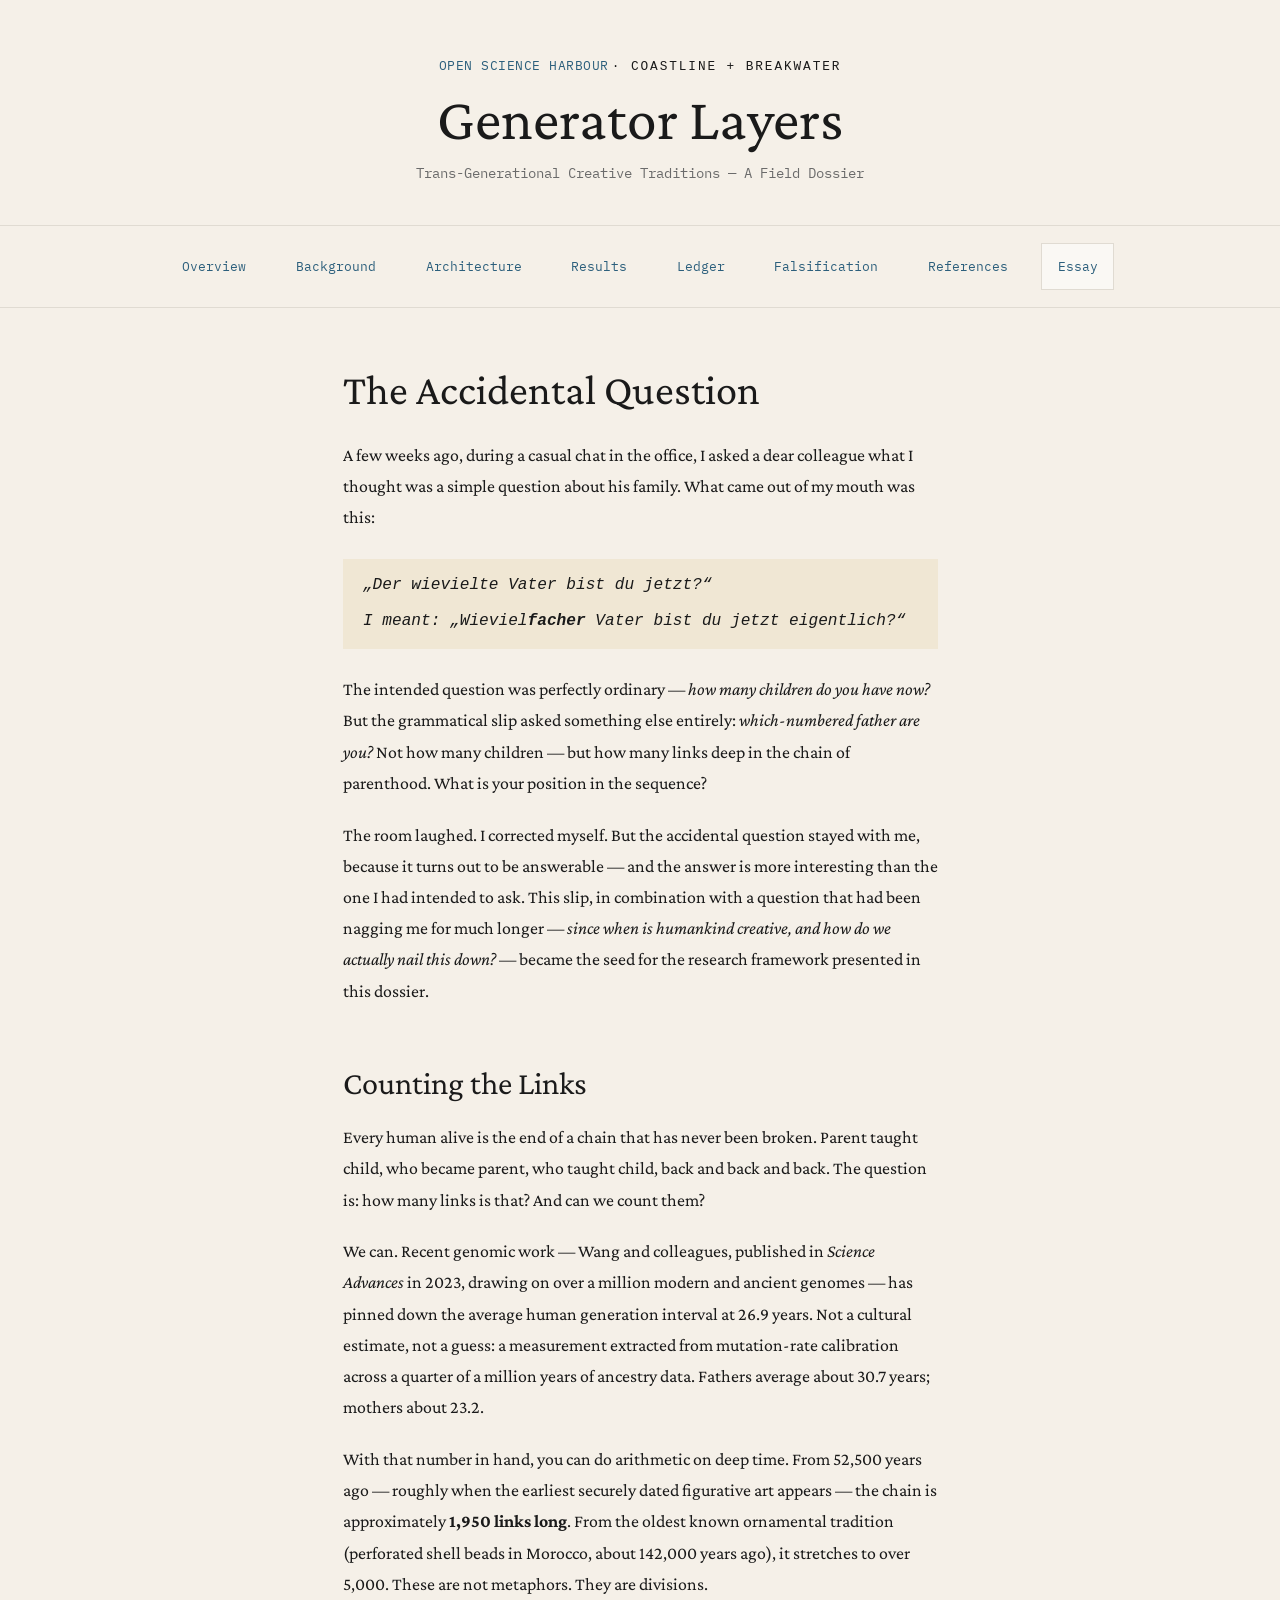
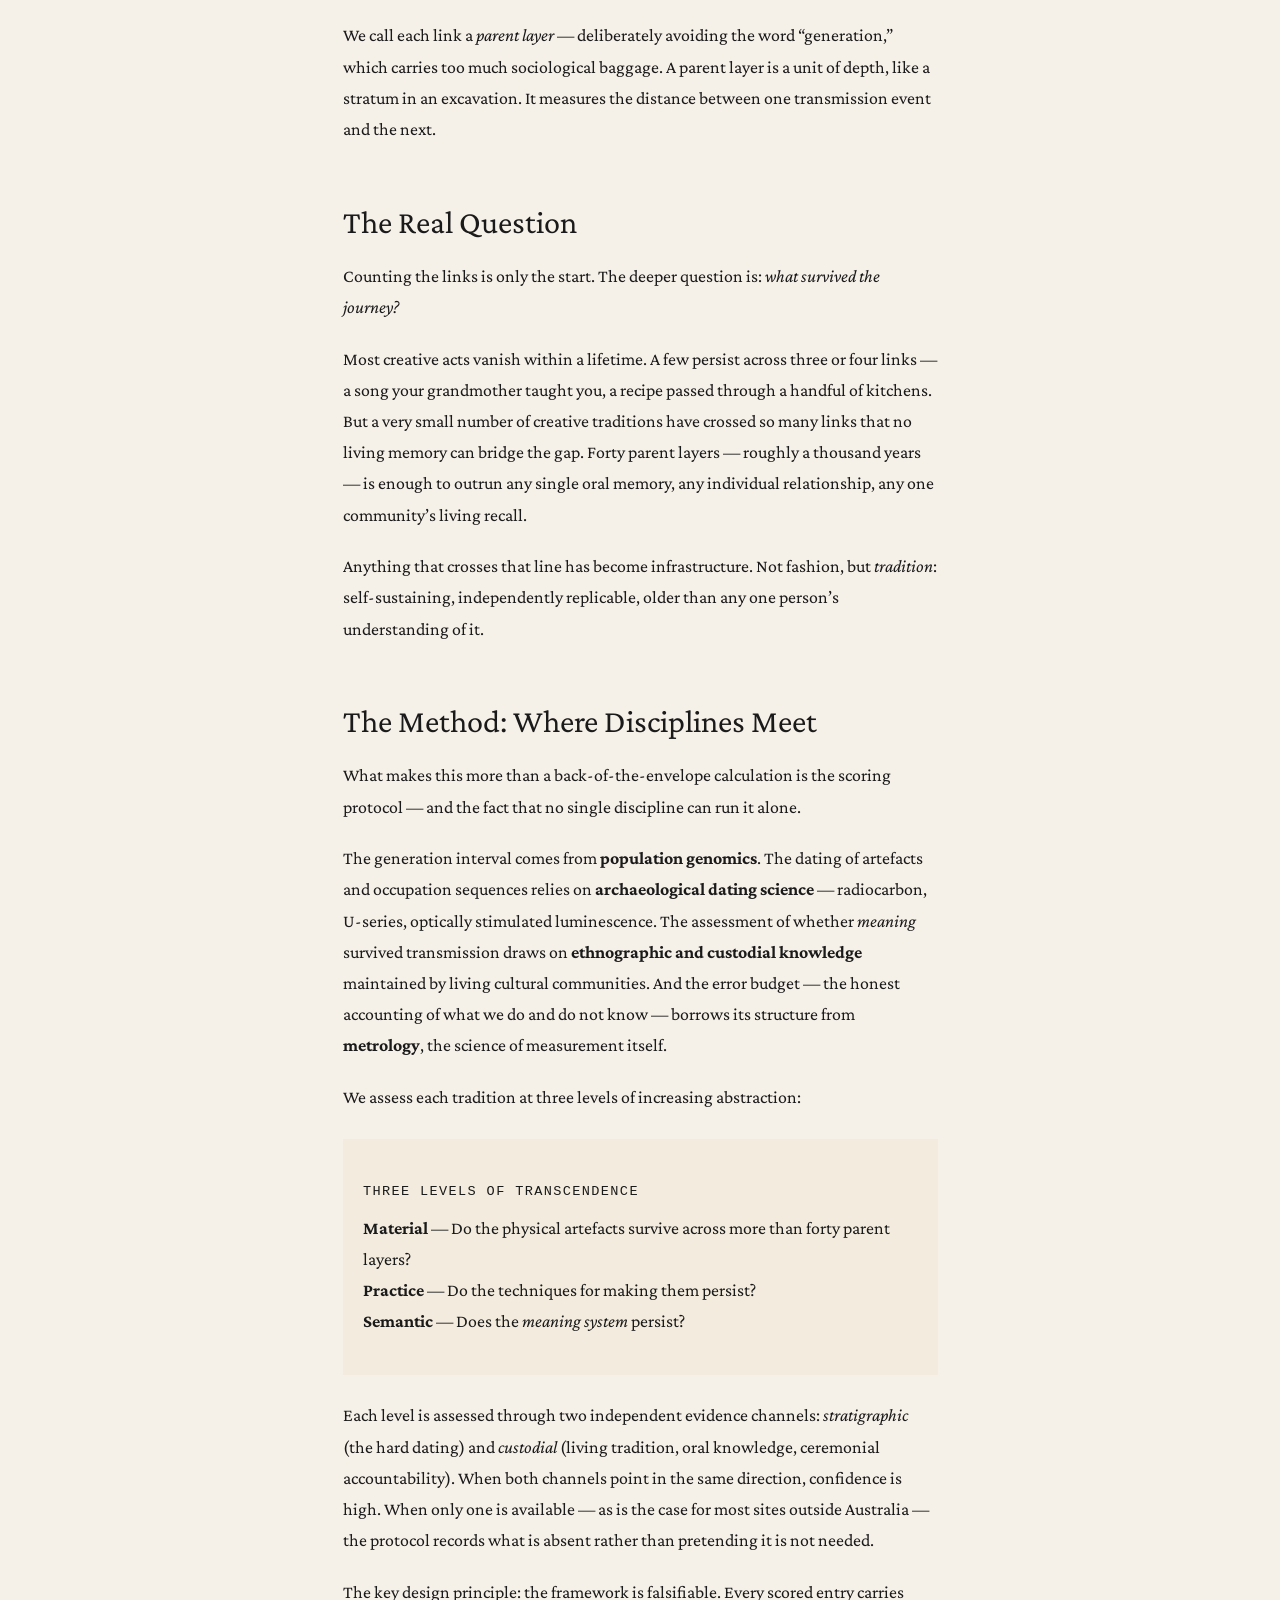
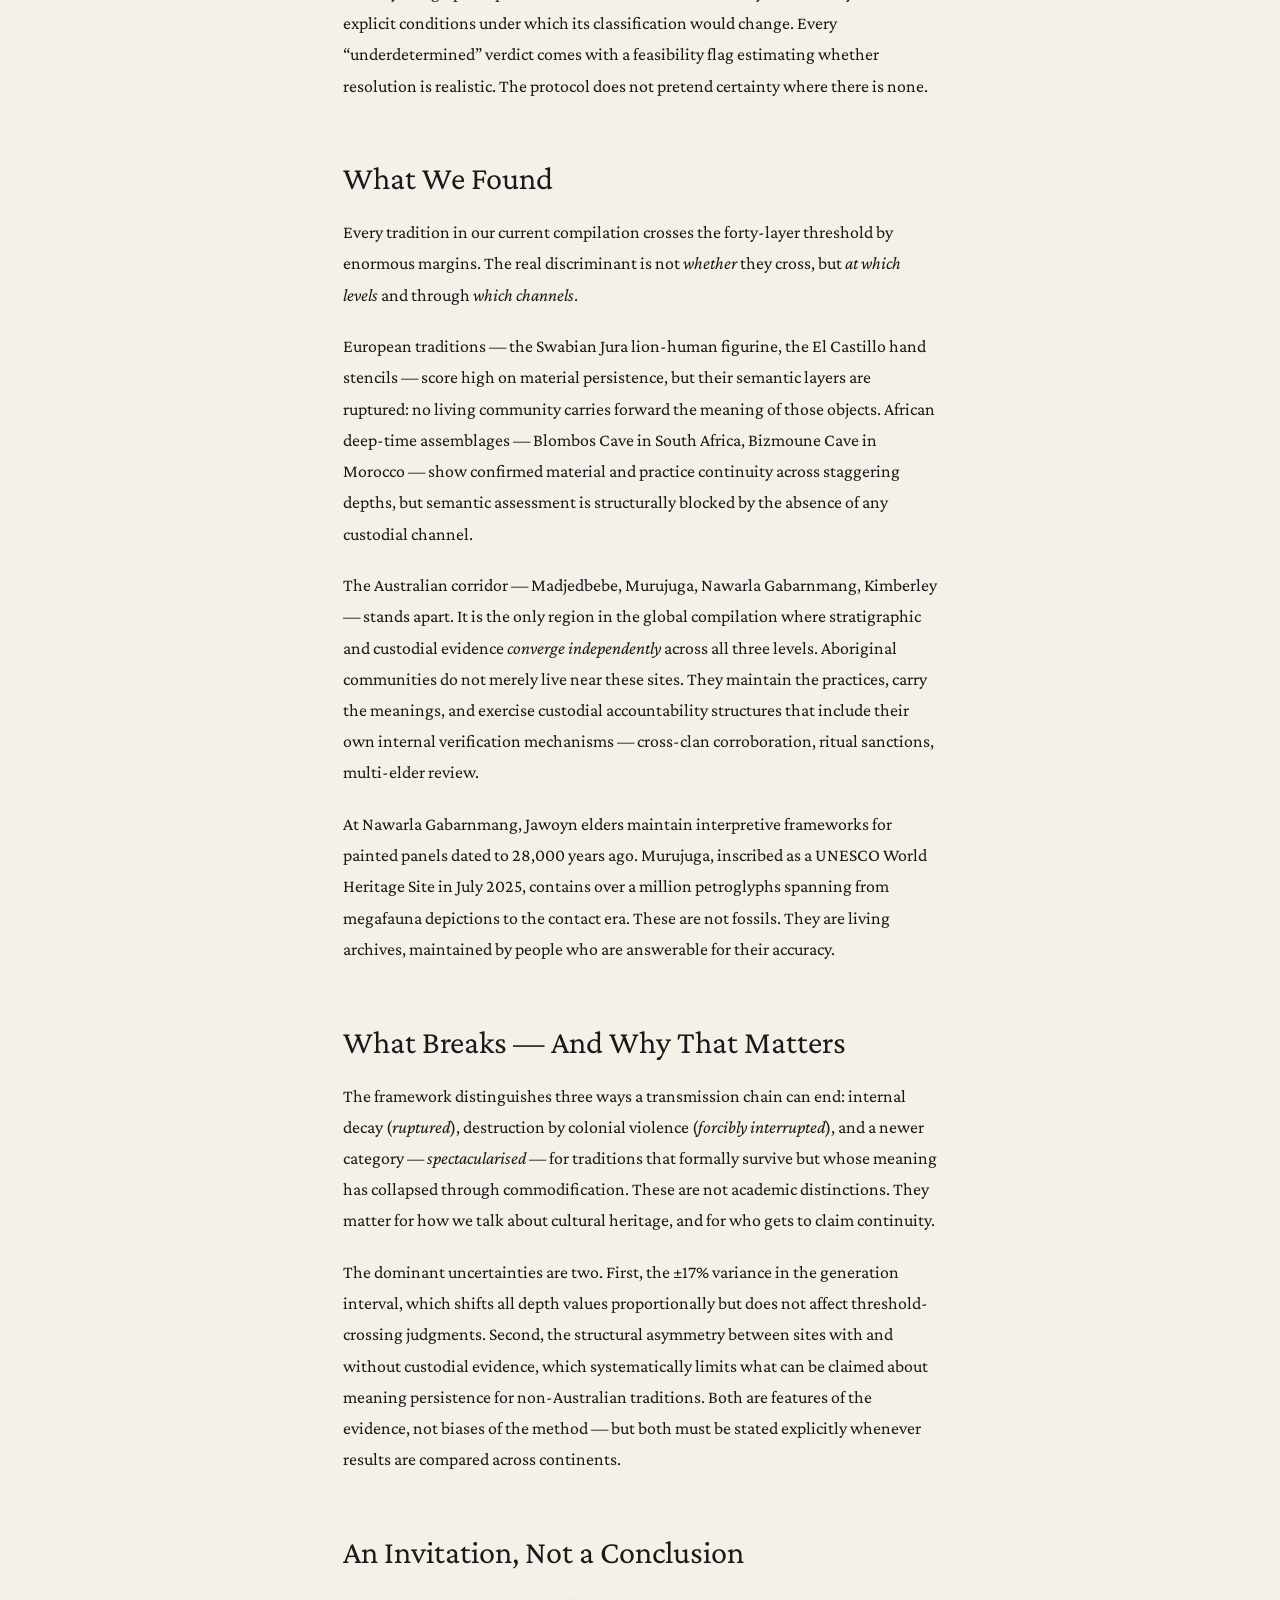
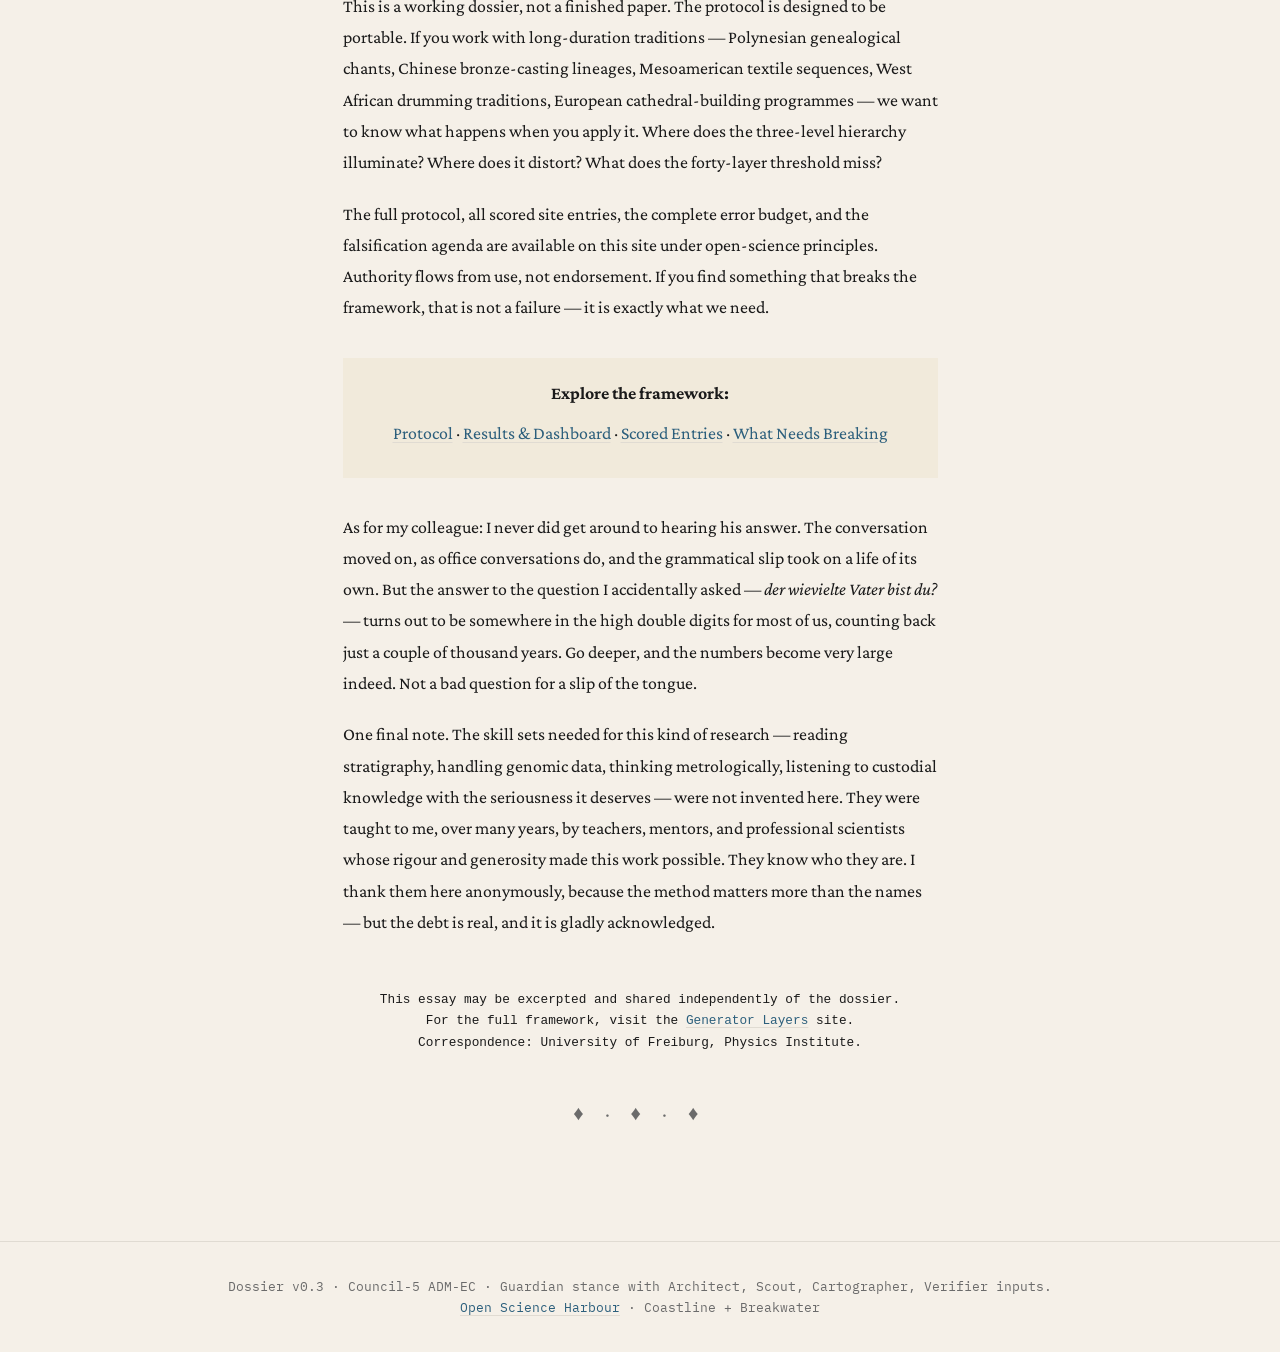
<file: outreach.html>
<!DOCTYPE html>
<html lang="en">
<head>
  <meta charset="UTF-8">
  <meta name="viewport" content="width=device-width, initial-scale=1.0">
  <title>The Accidental Question — Generator Layers</title>
  <link rel="stylesheet" href="style.css">
  <style>
    .essay { max-width: 42rem; margin: 0 auto; }
    .essay p { font-size: 1.05rem; line-height: 1.75; margin-bottom: 1.2rem; }
    .german-slip {
      font-family: 'Special Elite', monospace;
      background: rgba(201,168,76,.12);
      border-left: 3px solid var(--gold);
      padding: .8rem 1.2rem;
      margin: 1.5rem 0;
      font-size: .95rem;
    }
    .german-slip .correction {
      display: block; margin-top: .5rem;
      color: var(--burnt-sienna);
      font-style: italic;
    }
    .method-sketch {
      border: 1px solid var(--gold);
      padding: 1rem 1.2rem;
      margin: 1.5rem 0;
      background: rgba(201,168,76,.06);
      font-size: .92rem;
    }
    .method-sketch h4 {
      font-family: 'Special Elite', monospace;
      text-transform: uppercase;
      letter-spacing: .1em;
      font-size: .8rem;
      margin-bottom: .5rem;
      color: var(--gold-dark);
    }
    .cta-box {
      border: 2px solid var(--gold);
      padding: 1.2rem 1.5rem;
      margin: 2rem 0;
      text-align: center;
      background: rgba(201,168,76,.08);
    }
    .cta-box p { margin-bottom: .5rem; }
    .standalone-note {
      font-family: 'Special Elite', monospace;
      font-size: .75rem;
      color: var(--ink-light);
      text-align: center;
      margin-top: 2rem;
      padding-top: 1rem;
      border-top: 1px solid var(--gold);
    }
  </style>
</head>
<body>
<header class="site-header">
  <a class="harbour-link" href="https://harbour-architecture.github.io/root/">Open Science Harbour</a>
  <span style="font-family:'Special Elite',monospace;font-size:.75rem;letter-spacing:.15em;text-transform:uppercase;color:var(--ink-light)"> &middot; Coastline + Breakwater</span>
  <h1 class="site-title">Generator Layers</h1>
  <p class="site-subtitle">Trans-Generational Creative Traditions &mdash; A Field Dossier</p>
</header>
<nav>
  <a href="index.html">Overview</a>
  <a href="background.html">Background</a>
  <a href="architecture.html">Architecture</a>
  <a href="results.html">Results</a>
  <a href="ledger.html">Ledger</a>
  <a href="falsification.html">Falsification</a>
  <a href="references.html">References</a>
  <a href="outreach.html" class="active">Essay</a>
</nav>
<main>
<div class="essay">

  <h1>The Accidental Question</h1>

  <p>
    A few weeks ago, during a casual chat in the office, I asked a dear colleague what I thought was
    a simple question about his family. What came out of my mouth was this:
  </p>

  <div class="german-slip">
    <em>&bdquo;Der wievielte Vater bist du jetzt?&ldquo;</em>
    <span class="correction">
      I meant: &bdquo;Wieviel<strong>facher</strong> Vater bist du jetzt eigentlich?&ldquo;
    </span>
  </div>

  <p>
    The intended question was perfectly ordinary &mdash; <em>how many children do you
    have now?</em> But the grammatical slip asked something else entirely:
    <em>which-numbered father are you?</em> Not how many children &mdash; but how
    many links deep in the chain of parenthood. What is your position in the sequence?
  </p>

  <p>
    The room laughed. I corrected myself. But the accidental question stayed with me,
    because it turns out to be answerable &mdash; and the answer is more interesting
    than the one I had intended to ask. This slip, in combination with a question that
    had been nagging me for much longer &mdash; <em>since when is humankind creative,
    and how do we actually nail this down?</em> &mdash; became the seed for the
    research framework presented in this dossier.
  </p>

  <h2>Counting the Links</h2>

  <p>
    Every human alive is the end of a chain that has never been broken. Parent taught
    child, who became parent, who taught child, back and back and back. The question
    is: how many links is that? And can we count them?
  </p>

  <p>
    We can. Recent genomic work &mdash; Wang and colleagues, published in <em>Science
    Advances</em> in 2023, drawing on over a million modern and ancient genomes &mdash;
    has pinned down the average human generation interval at 26.9 years. Not a cultural
    estimate, not a guess: a measurement extracted from mutation-rate calibration across
    a quarter of a million years of ancestry data. Fathers average about 30.7 years;
    mothers about 23.2.
  </p>

  <p>
    With that number in hand, you can do arithmetic on deep time. From 52,500 years
    ago &mdash; roughly when the earliest securely dated figurative art appears &mdash;
    the chain is approximately <strong>1,950 links long</strong>. From the oldest known
    ornamental tradition (perforated shell beads in Morocco, about 142,000 years ago),
    it stretches to over 5,000. These are not metaphors. They are divisions.
  </p>

  <p>
    We call each link a <em>parent layer</em> &mdash; deliberately avoiding the word
    &ldquo;generation,&rdquo; which carries too much sociological baggage. A parent
    layer is a unit of depth, like a stratum in an excavation. It measures the distance
    between one transmission event and the next.
  </p>

  <h2>The Real Question</h2>

  <p>
    Counting the links is only the start. The deeper question is: <em>what survived
    the journey?</em>
  </p>

  <p>
    Most creative acts vanish within a lifetime. A few persist across three or four
    links &mdash; a song your grandmother taught you, a recipe passed through a handful
    of kitchens. But a very small number of creative traditions have crossed so many
    links that no living memory can bridge the gap. Forty parent layers &mdash; roughly
    a thousand years &mdash; is enough to outrun any single oral memory, any individual
    relationship, any one community&rsquo;s living recall.
  </p>

  <p>
    Anything that crosses that line has become infrastructure. Not fashion, but
    <em>tradition</em>: self-sustaining, independently replicable, older than any one
    person&rsquo;s understanding of it.
  </p>

  <h2>The Method: Where Disciplines Meet</h2>

  <p>
    What makes this more than a back-of-the-envelope calculation is the scoring
    protocol &mdash; and the fact that no single discipline can run it alone.
  </p>

  <p>
    The generation interval comes from <strong>population genomics</strong>. The
    dating of artefacts and occupation sequences relies on <strong>archaeological
    dating science</strong> &mdash; radiocarbon, U-series, optically stimulated
    luminescence. The assessment of whether <em>meaning</em> survived transmission
    draws on <strong>ethnographic and custodial knowledge</strong> maintained by
    living cultural communities. And the error budget &mdash; the honest accounting
    of what we do and do not know &mdash; borrows its structure from
    <strong>metrology</strong>, the science of measurement itself.
  </p>

  <p>
    We assess each tradition at three levels of increasing abstraction:
  </p>

  <div class="method-sketch">
    <h4>Three Levels of Transcendence</h4>
    <p>
      <strong>Material</strong> &mdash; Do the physical artefacts survive across more
      than forty parent layers?<br>
      <strong>Practice</strong> &mdash; Do the techniques for making them persist?<br>
      <strong>Semantic</strong> &mdash; Does the <em>meaning system</em> persist?
    </p>
  </div>

  <p>
    Each level is assessed through two independent evidence channels:
    <em>stratigraphic</em> (the hard dating) and <em>custodial</em> (living tradition,
    oral knowledge, ceremonial accountability). When both channels point in the same
    direction, confidence is high. When only one is available &mdash; as is the case
    for most sites outside Australia &mdash; the protocol records what is absent
    rather than pretending it is not needed.
  </p>

  <p>
    The key design principle: the framework is falsifiable. Every scored entry carries
    explicit conditions under which its classification would change. Every
    &ldquo;underdetermined&rdquo; verdict comes with a feasibility flag estimating
    whether resolution is realistic. The protocol does not pretend certainty where
    there is none.
  </p>

  <h2>What We Found</h2>

  <p>
    Every tradition in our current compilation crosses the forty-layer threshold by
    enormous margins. The real discriminant is not <em>whether</em> they cross, but
    <em>at which levels</em> and through <em>which channels</em>.
  </p>

  <p>
    European traditions &mdash; the Swabian Jura lion-human figurine, the El Castillo
    hand stencils &mdash; score high on material persistence, but their semantic layers
    are ruptured: no living community carries forward the meaning of those objects.
    African deep-time assemblages &mdash; Blombos Cave in South Africa, Bizmoune Cave
    in Morocco &mdash; show confirmed material and practice continuity across
    staggering depths, but semantic assessment is structurally blocked by the absence
    of any custodial channel.
  </p>

  <p>
    The Australian corridor &mdash; Madjedbebe, Murujuga, Nawarla Gabarnmang,
    Kimberley &mdash; stands apart. It is the only region in the global compilation
    where stratigraphic and custodial evidence <em>converge independently</em> across
    all three levels. Aboriginal communities do not merely live near these sites. They
    maintain the practices, carry the meanings, and exercise custodial accountability
    structures that include their own internal verification mechanisms &mdash;
    cross-clan corroboration, ritual sanctions, multi-elder review.
  </p>

  <p>
    At Nawarla Gabarnmang, Jawoyn elders maintain interpretive frameworks for painted
    panels dated to 28,000 years ago. Murujuga, inscribed as a UNESCO World Heritage
    Site in July 2025, contains over a million petroglyphs spanning from megafauna
    depictions to the contact era. These are not fossils. They are living archives,
    maintained by people who are answerable for their accuracy.
  </p>

  <h2>What Breaks &mdash; And Why That Matters</h2>

  <p>
    The framework distinguishes three ways a transmission chain can end: internal decay
    (<em>ruptured</em>), destruction by colonial violence (<em>forcibly interrupted</em>),
    and a newer category &mdash; <em>spectacularised</em> &mdash; for traditions that
    formally survive but whose meaning has collapsed through commodification. These are
    not academic distinctions. They matter for how we talk about cultural heritage, and
    for who gets to claim continuity.
  </p>

  <p>
    The dominant uncertainties are two. First, the &plusmn;17% variance in the generation
    interval, which shifts all depth values proportionally but does not affect
    threshold-crossing judgments. Second, the structural asymmetry between sites with
    and without custodial evidence, which systematically limits what can be claimed about
    meaning persistence for non-Australian traditions. Both are features of the evidence,
    not biases of the method &mdash; but both must be stated explicitly whenever results
    are compared across continents.
  </p>

  <h2>An Invitation, Not a Conclusion</h2>

  <p>
    This is a working dossier, not a finished paper. The protocol is designed to be
    portable. If you work with long-duration traditions &mdash; Polynesian genealogical
    chants, Chinese bronze-casting lineages, Mesoamerican textile sequences, West African
    drumming traditions, European cathedral-building programmes &mdash; we want to know
    what happens when you apply it. Where does the three-level hierarchy illuminate?
    Where does it distort? What does the forty-layer threshold miss?
  </p>

  <p>
    The full protocol, all scored site entries, the complete error budget, and the
    falsification agenda are available on this site under open-science principles.
    Authority flows from use, not endorsement. If you find something that breaks
    the framework, that is not a failure &mdash; it is exactly what we need.
  </p>

  <div class="cta-box">
    <p><strong>Explore the framework:</strong></p>
    <p>
      <a href="architecture.html">Protocol</a> &middot;
      <a href="results.html">Results &amp; Dashboard</a> &middot;
      <a href="ledger.html">Scored Entries</a> &middot;
      <a href="falsification.html">What Needs Breaking</a>
    </p>
  </div>

  <p>
    As for my colleague: I never did get around to hearing his answer. The
    conversation moved on, as office conversations do, and the grammatical
    slip took on a life of its own. But the answer to the question I
    accidentally asked &mdash; <em>der wievielte Vater bist du?</em> &mdash;
    turns out to be somewhere in the high double digits for most of us,
    counting back just a couple of thousand years. Go deeper, and the
    numbers become very large indeed. Not a bad question for a slip of
    the tongue.
  </p>

  <p>
    One final note. The skill sets needed for this kind of research &mdash;
    reading stratigraphy, handling genomic data, thinking metrologically,
    listening to custodial knowledge with the seriousness it deserves &mdash;
    were not invented here. They were taught to me, over many years, by
    teachers, mentors, and professional scientists whose rigour and generosity
    made this work possible. They know who they are. I thank them here
    anonymously, because the method matters more than the names &mdash; but
    the debt is real, and it is gladly acknowledged.
  </p>

  <div class="standalone-note">
    This essay may be excerpted and shared independently of the dossier.<br>
    For the full framework, visit the <a href="index.html">Generator Layers</a> site.<br>
    Correspondence: University of Freiburg, Physics Institute.
  </div>

</div>
  <div class="compass">&diams; &middot; &diams; &middot; &diams;</div>
</main>
<footer>
  Dossier v0.3 &middot; Council-5 ADM-EC &middot; Guardian stance with Architect, Scout,
  Cartographer, Verifier inputs.<br>
  <a href="https://harbour-architecture.github.io/root/">Open Science Harbour</a> &middot;
  Coastline + Breakwater
</footer>
</body>
</html>
</file>
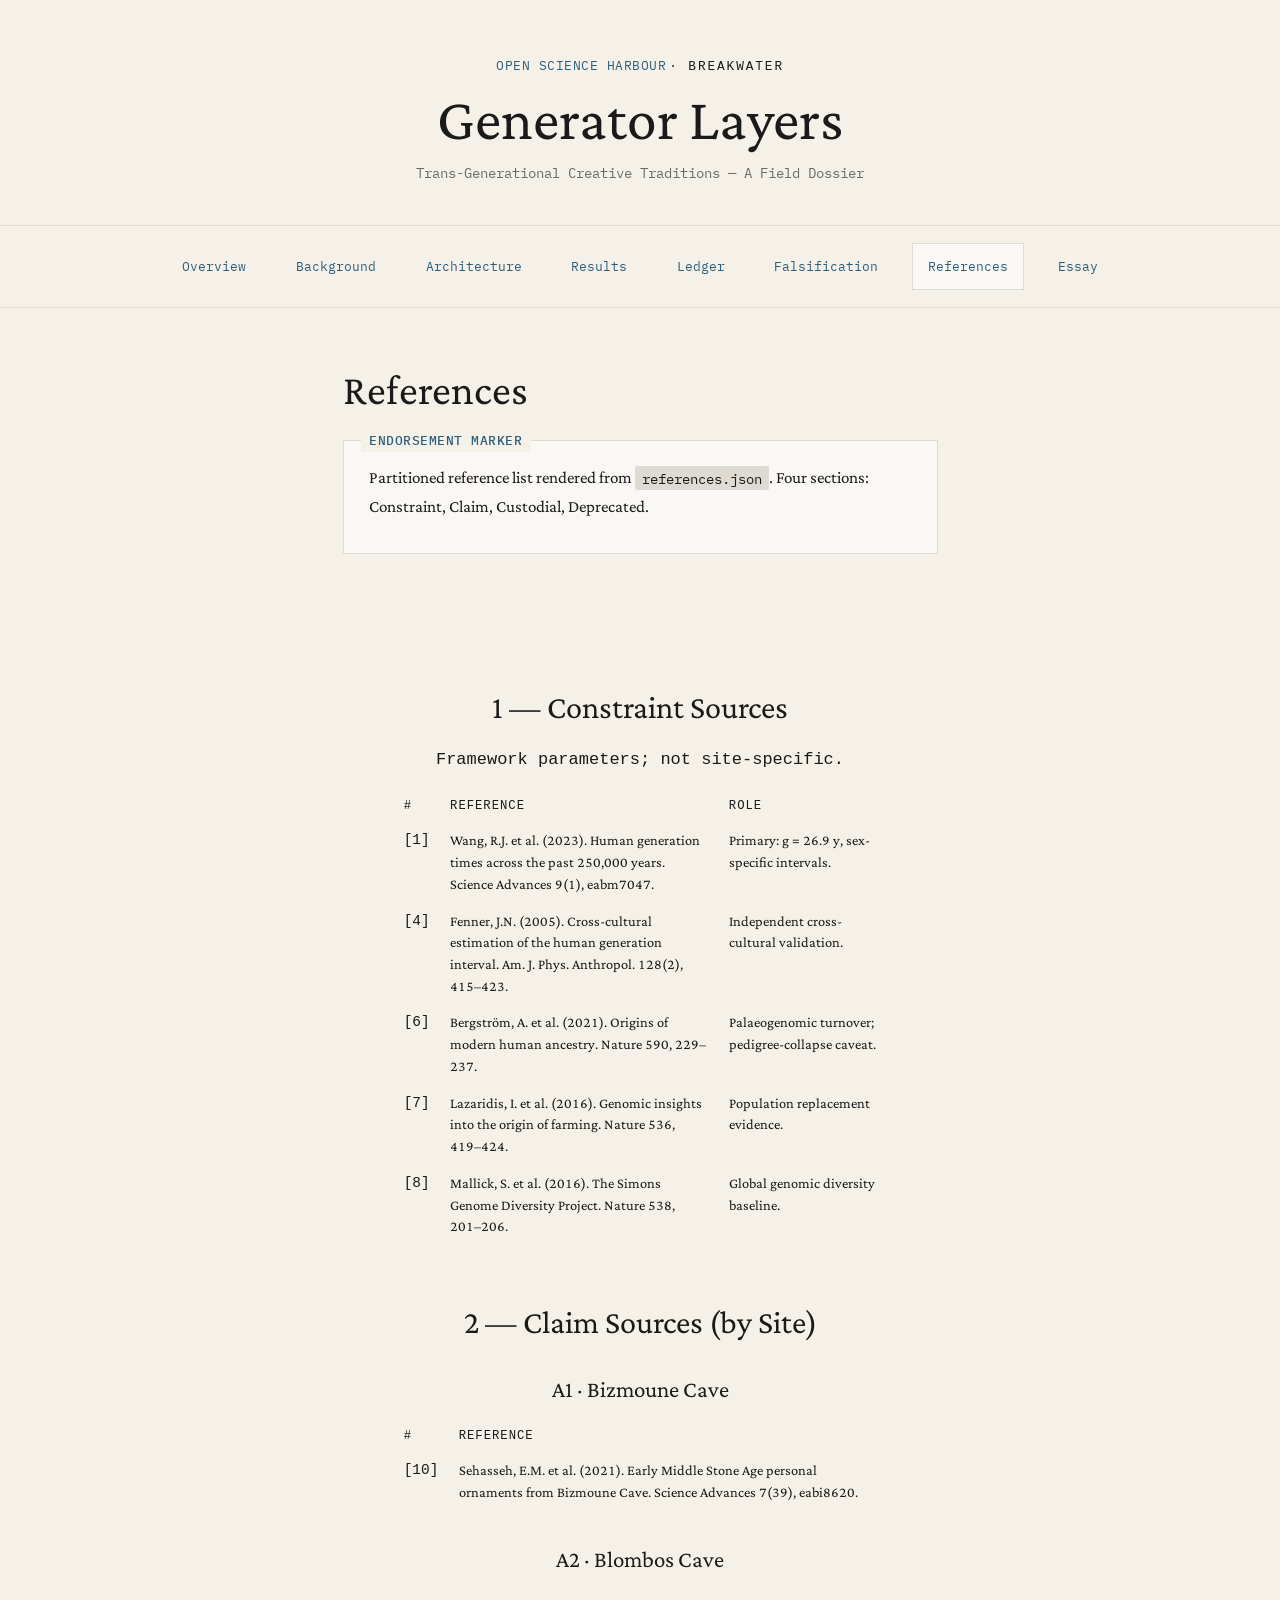
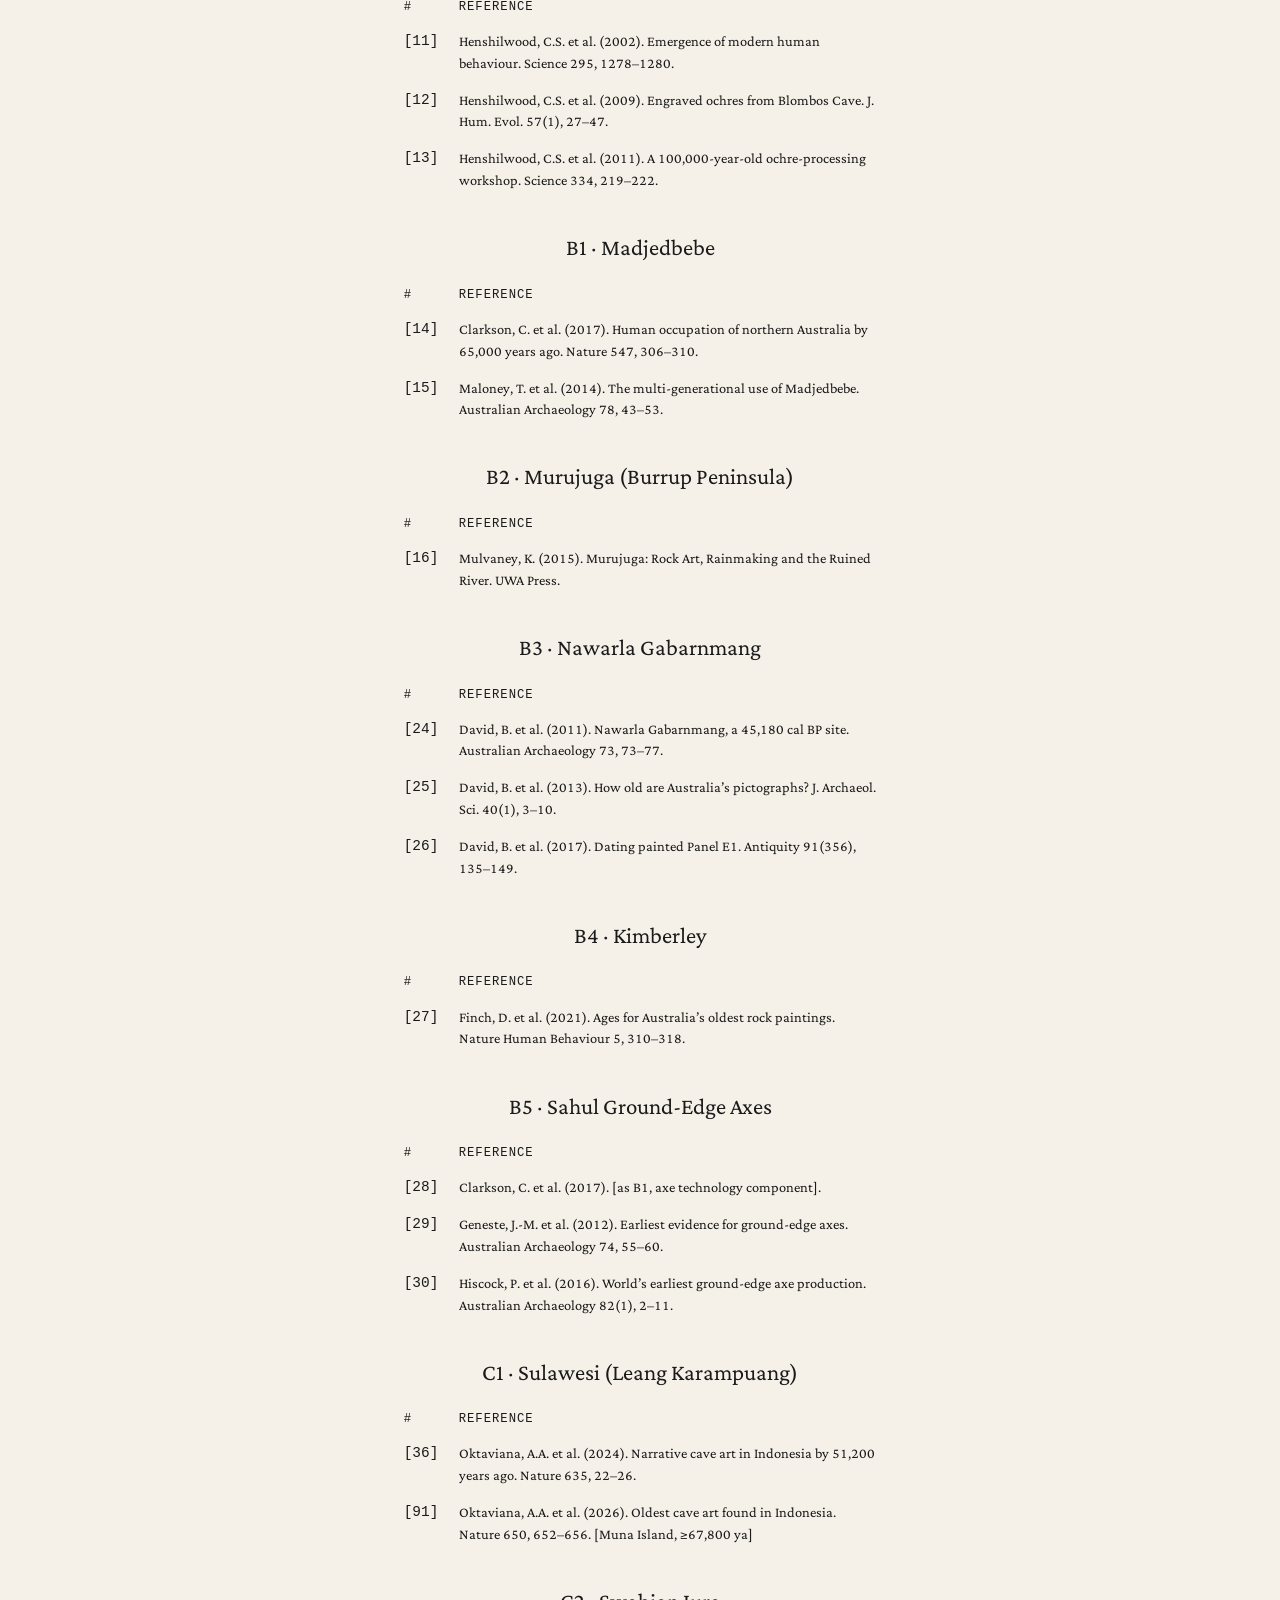
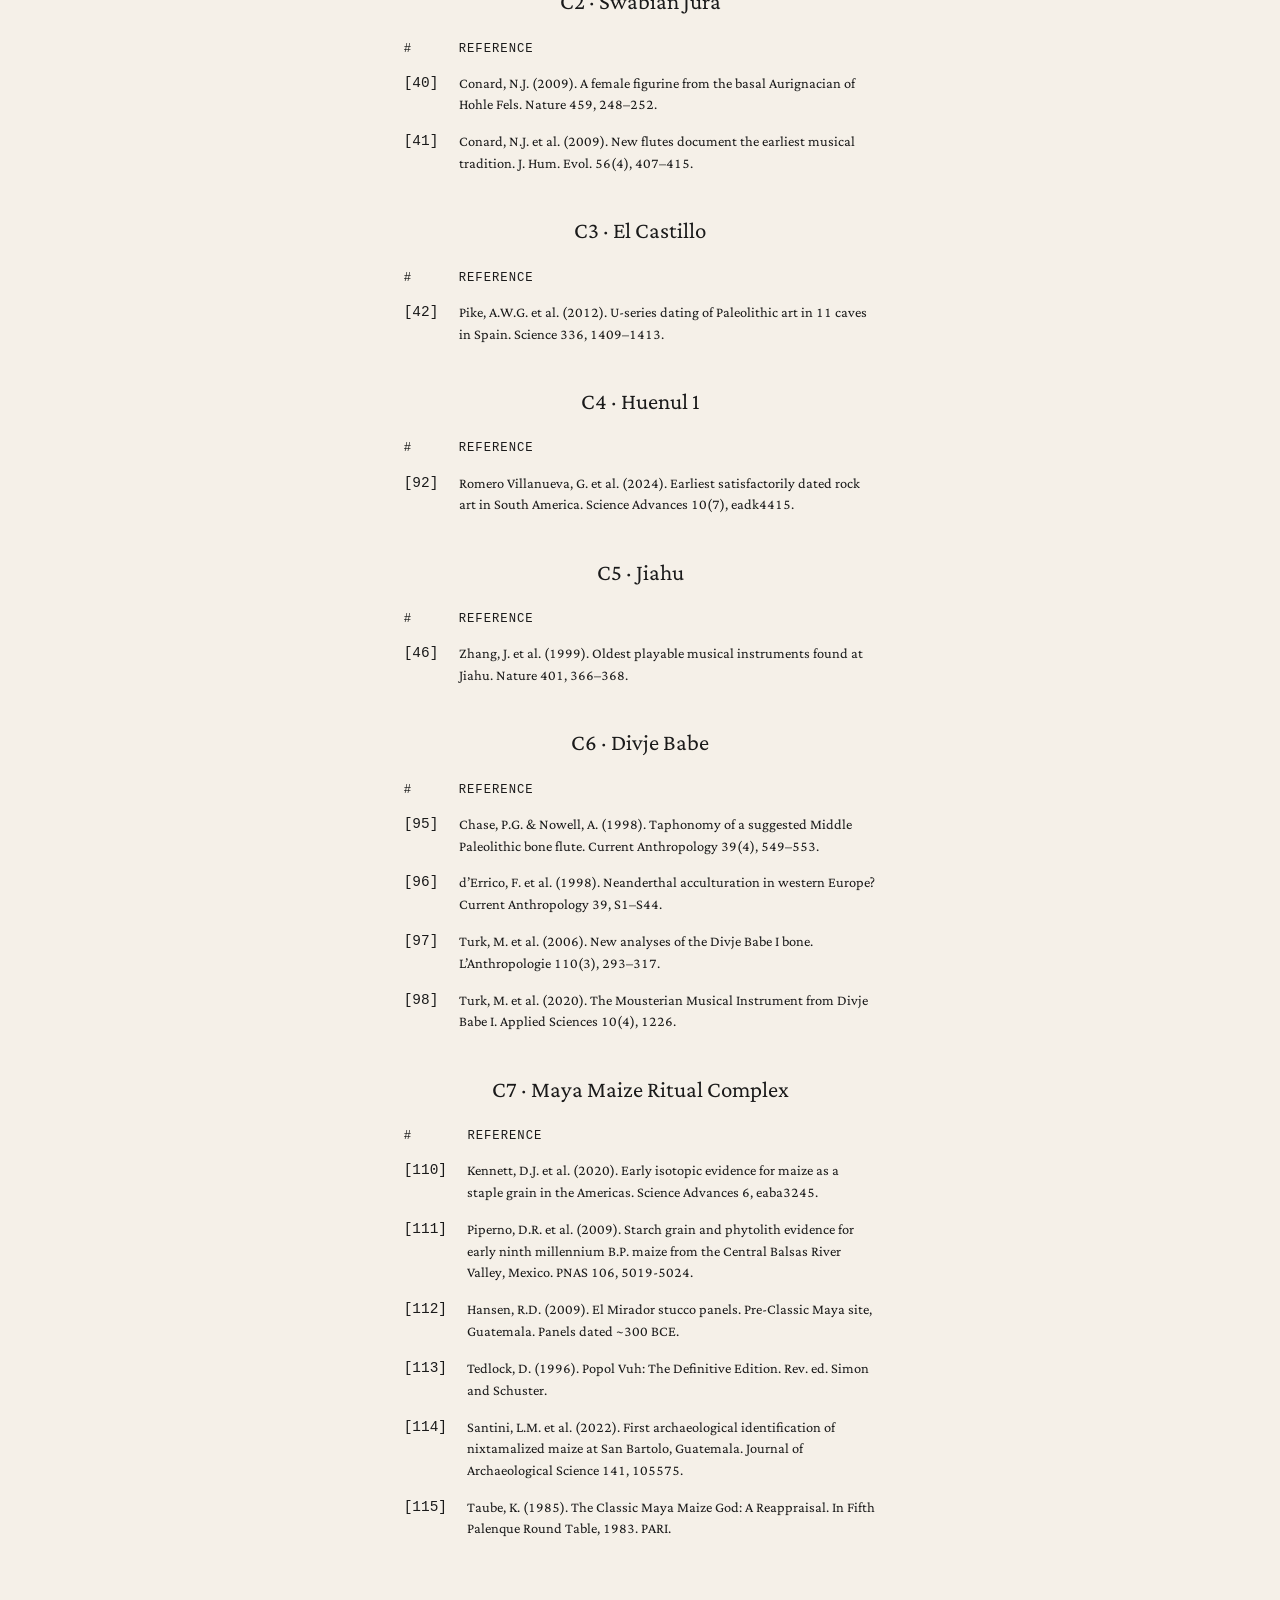
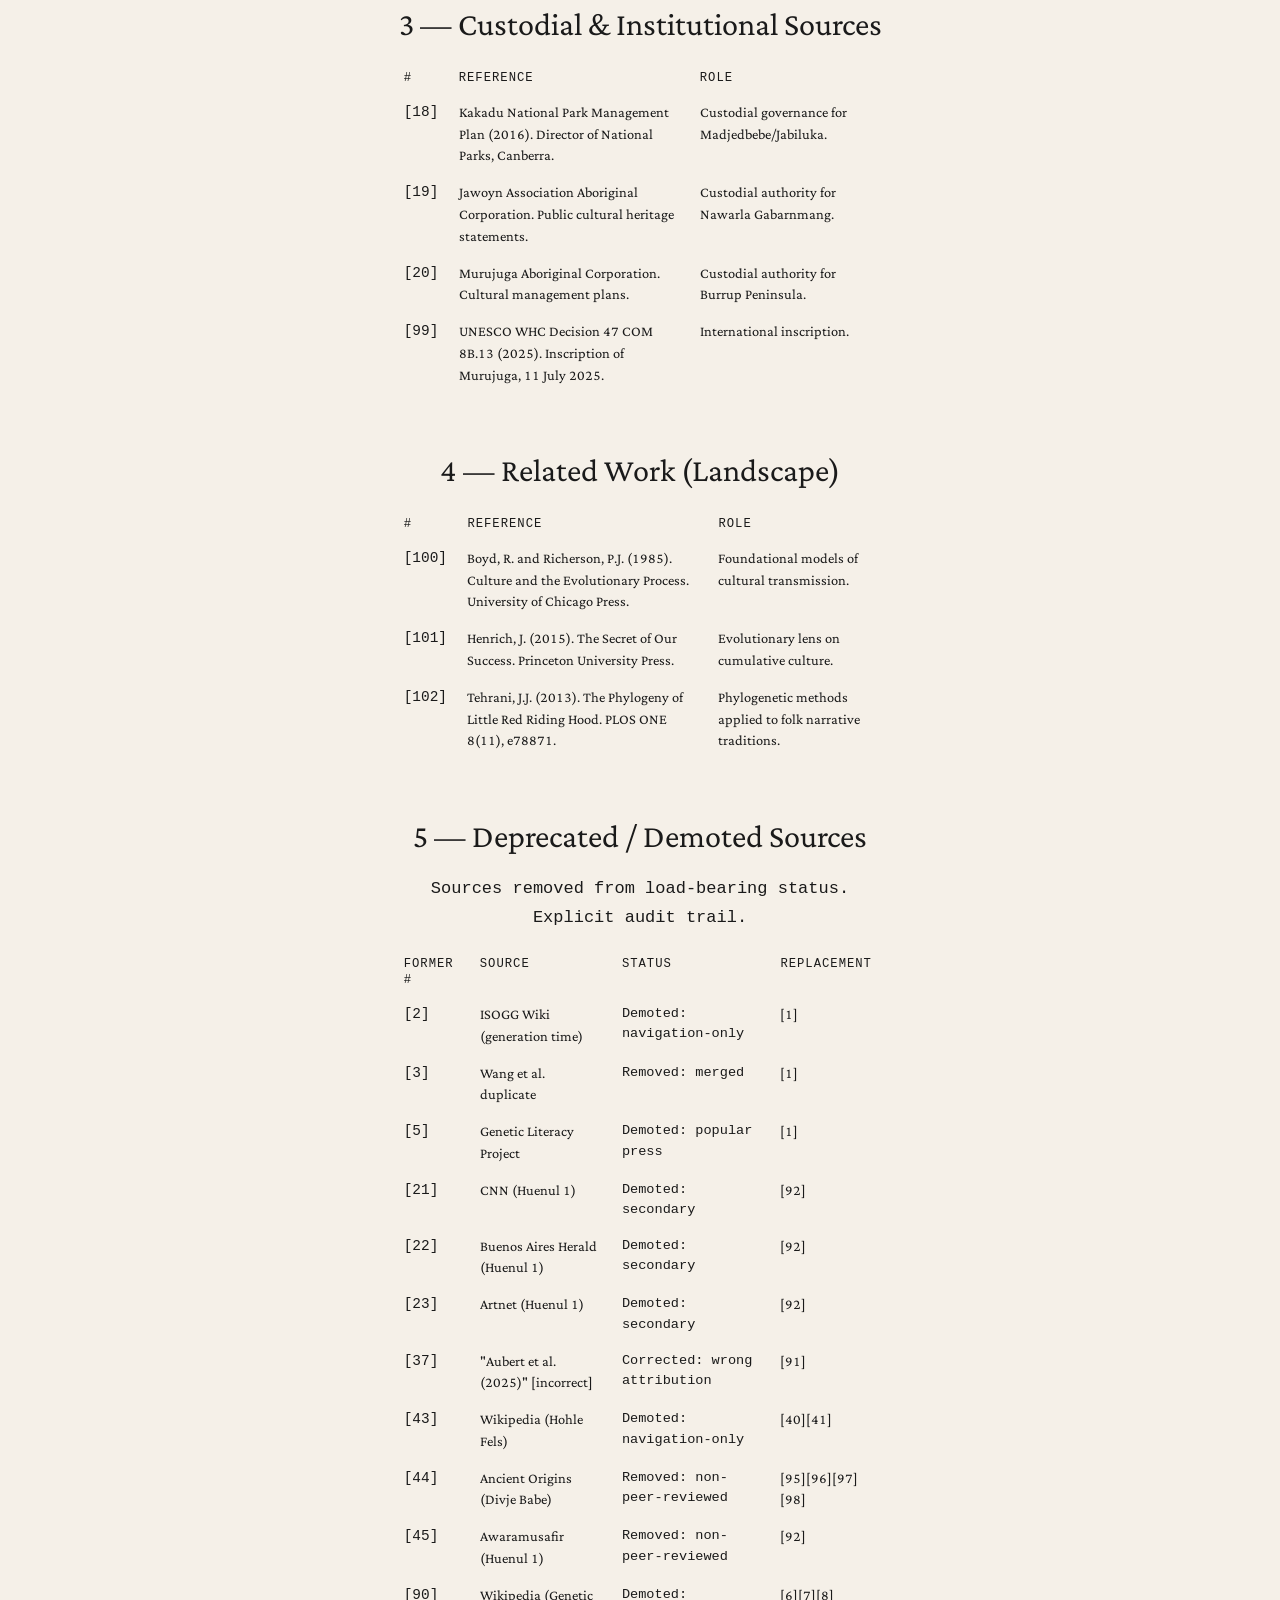
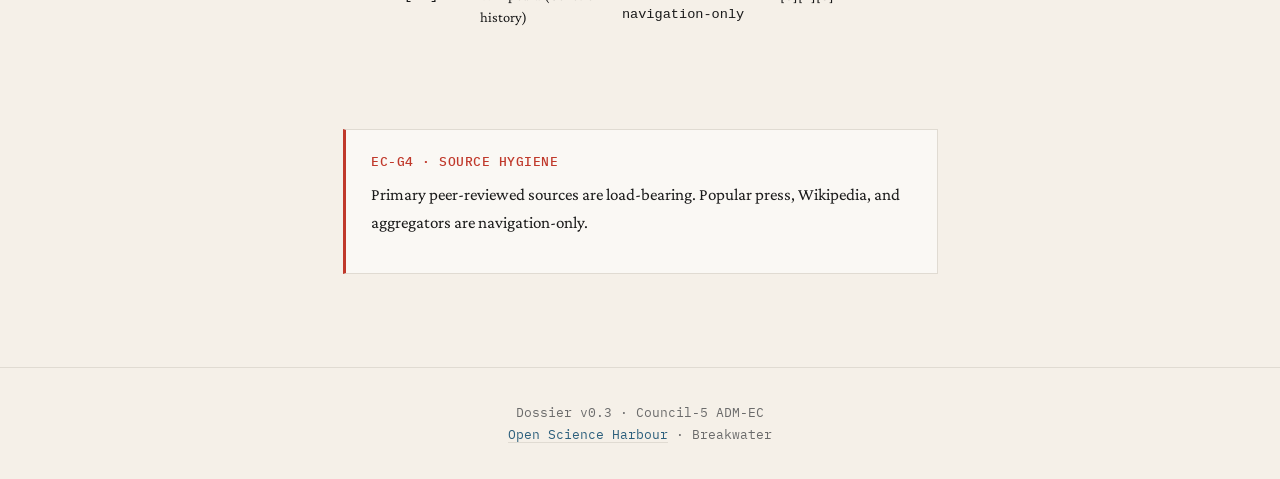
<file: references.html>
<!DOCTYPE html>
<html lang="en">
<head>
<meta charset="UTF-8">
<meta name="viewport" content="width=device-width, initial-scale=1.0">
<title>References - Generator Layers</title>
<link rel="stylesheet" href="style.css">
<style>
.ref-table{width:100%;border-collapse:collapse;margin:1rem 0;font-size:.88rem}
.ref-table th,.ref-table td{padding:.45rem .6rem;border-bottom:1px solid var(--gold-dark);text-align:left;vertical-align:top}
.ref-table th{font-family:'Special Elite',monospace;text-transform:uppercase;letter-spacing:.08em;font-size:.72rem;color:var(--ink-light);border-bottom:2px solid var(--gold)}
.ref-id{font-family:'Special Elite',monospace;white-space:nowrap;color:var(--ink-light)}
.dep-status{font-family:'Special Elite',monospace;font-size:.8rem}
.loading{font-family:'Special Elite',monospace;color:var(--ink-light);text-align:center;padding:3rem}
</style>
</head>
<body>
<header class="site-header">
<a class="harbour-link" href="https://harbour-architecture.github.io/root/">Open Science Harbour</a>
<span style="font-family:'Special Elite',monospace;font-size:.75rem;letter-spacing:.15em;text-transform:uppercase;color:var(--ink-light)"> &middot; Breakwater</span>
<h1 class="site-title">Generator Layers</h1>
<p class="site-subtitle">Trans-Generational Creative Traditions &mdash; A Field Dossier</p>
</header>
<nav>
<a href="index.html">Overview</a>
<a href="background.html">Background</a>
<a href="architecture.html">Architecture</a>
<a href="results.html">Results</a>
<a href="ledger.html">Ledger</a>
<a href="falsification.html">Falsification</a>
<a href="references.html" class="active">References</a>
  <a href="outreach.html">Essay</a>
</nav>
<main>
<h1>References</h1>
<div class="endorsement-box">
<p>Partitioned reference list rendered from <code>references.json</code>. Four sections: Constraint, Claim, Custodial, Deprecated.</p>
</div>
<div id="rc" class="loading">Loading references&hellip;</div>
<div class="ec-gate">
<div class="ec-gate-label">EC-G4 &middot; Source hygiene</div>
<p>Primary peer-reviewed sources are load-bearing. Popular press, Wikipedia, and aggregators are navigation-only.</p>
</div>
</main>
<footer>Dossier v0.3 &middot; Council-5 ADM-EC<br>
<a href="https://harbour-architecture.github.io/root/">Open Science Harbour</a> &middot; Breakwater</footer>
<script src="render-refs.js"></script>
</body>
</html>
</file>
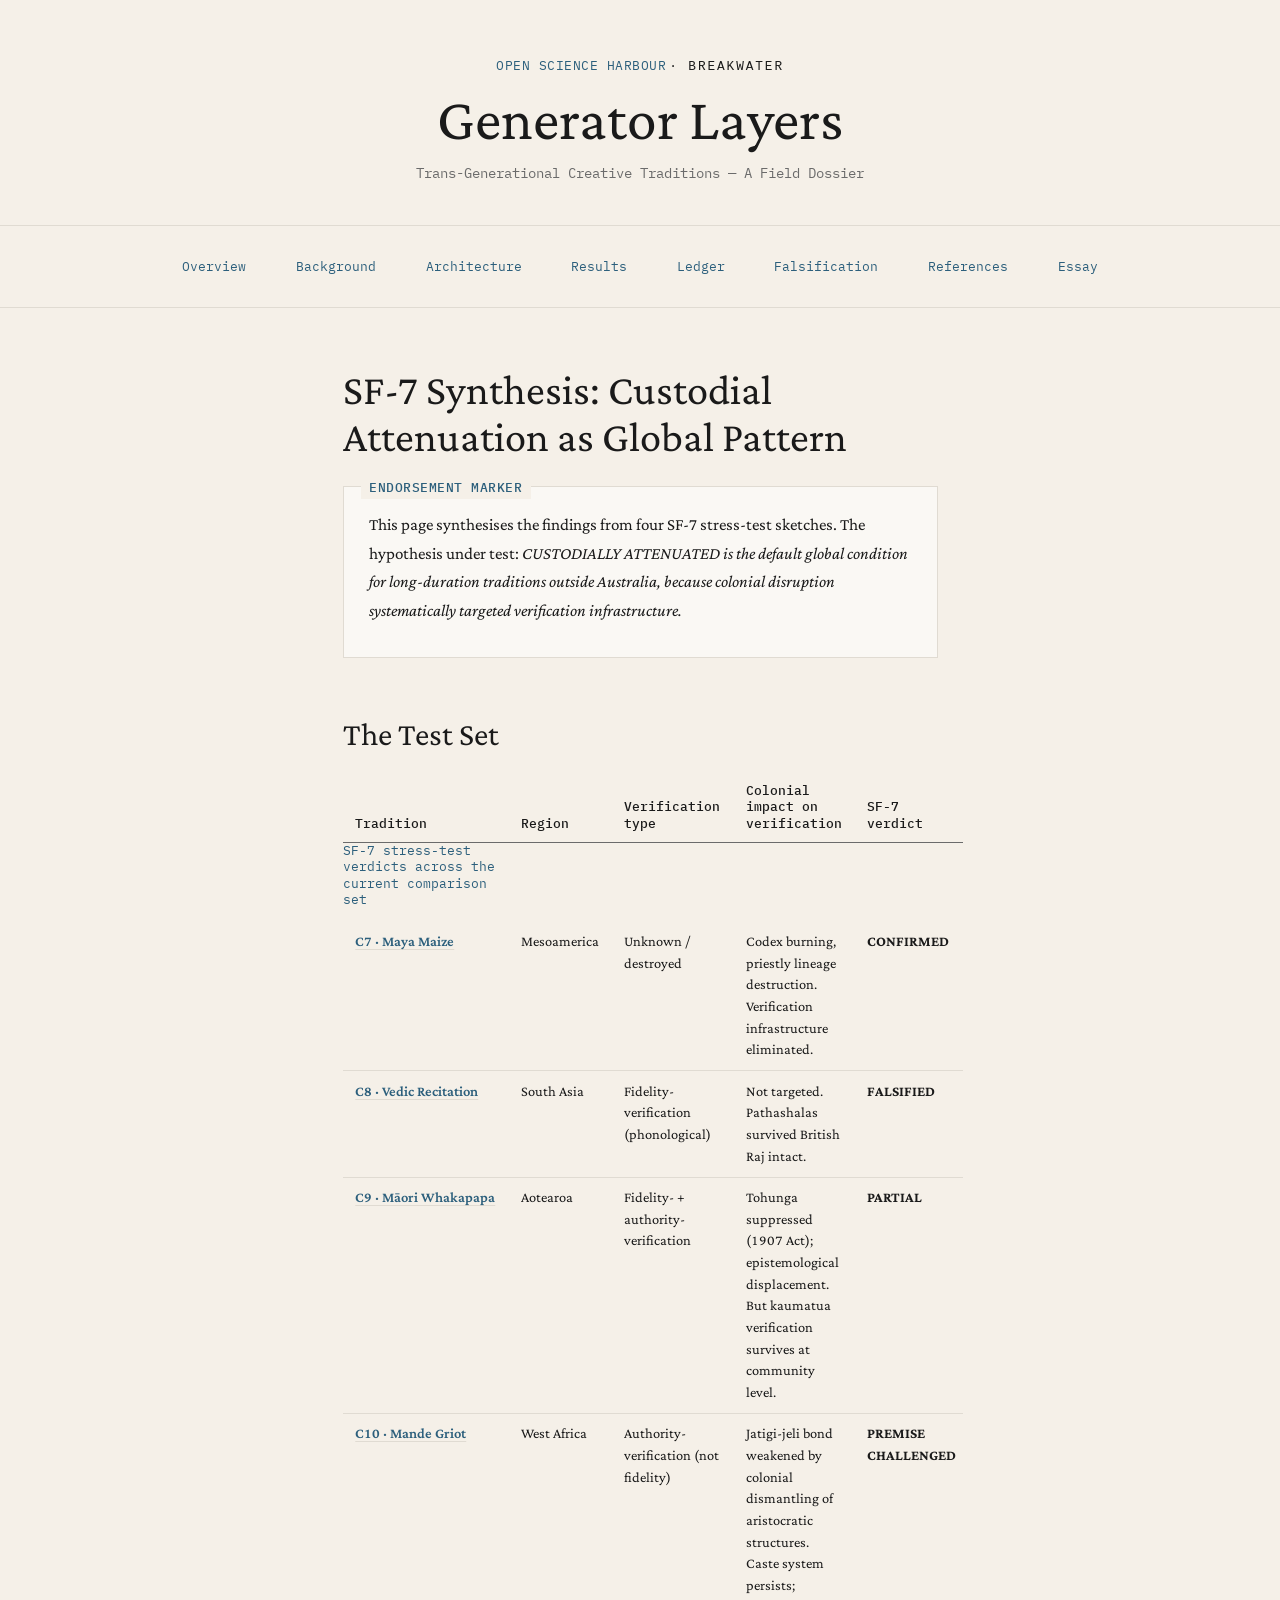
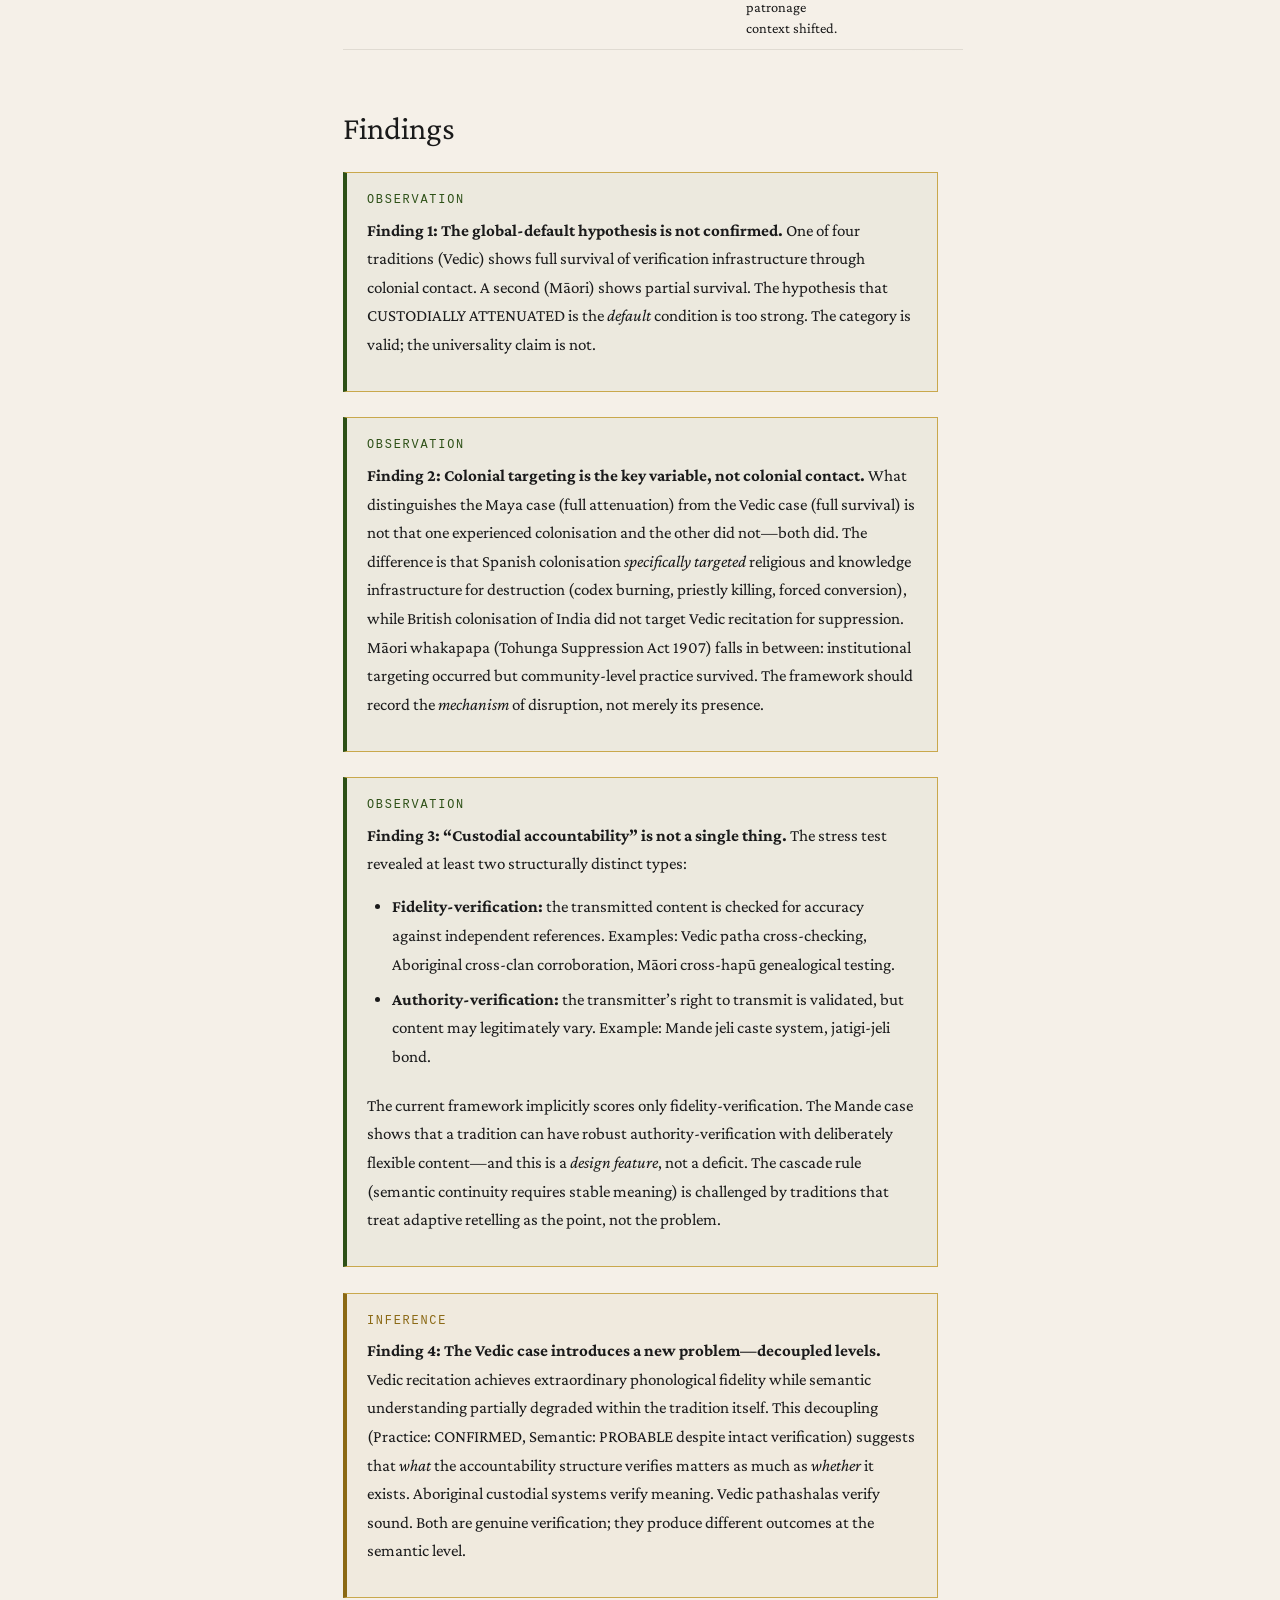
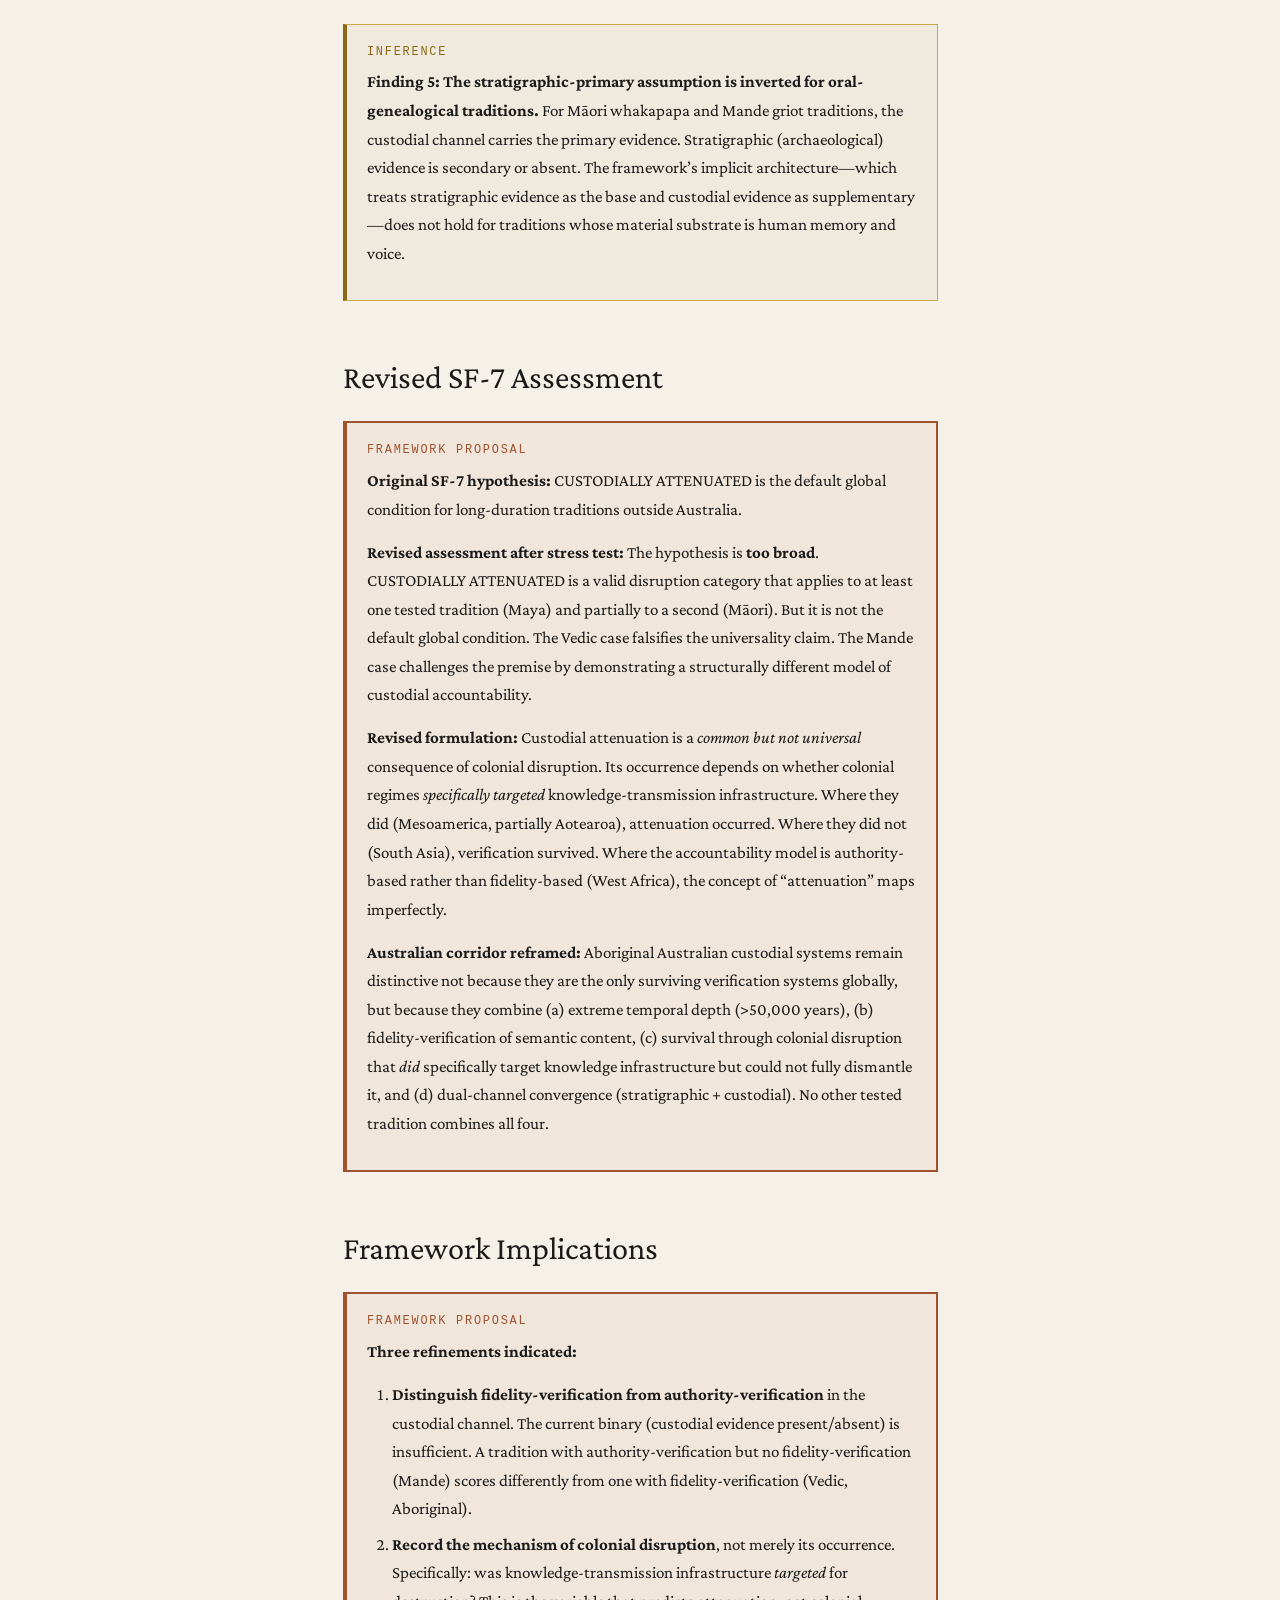
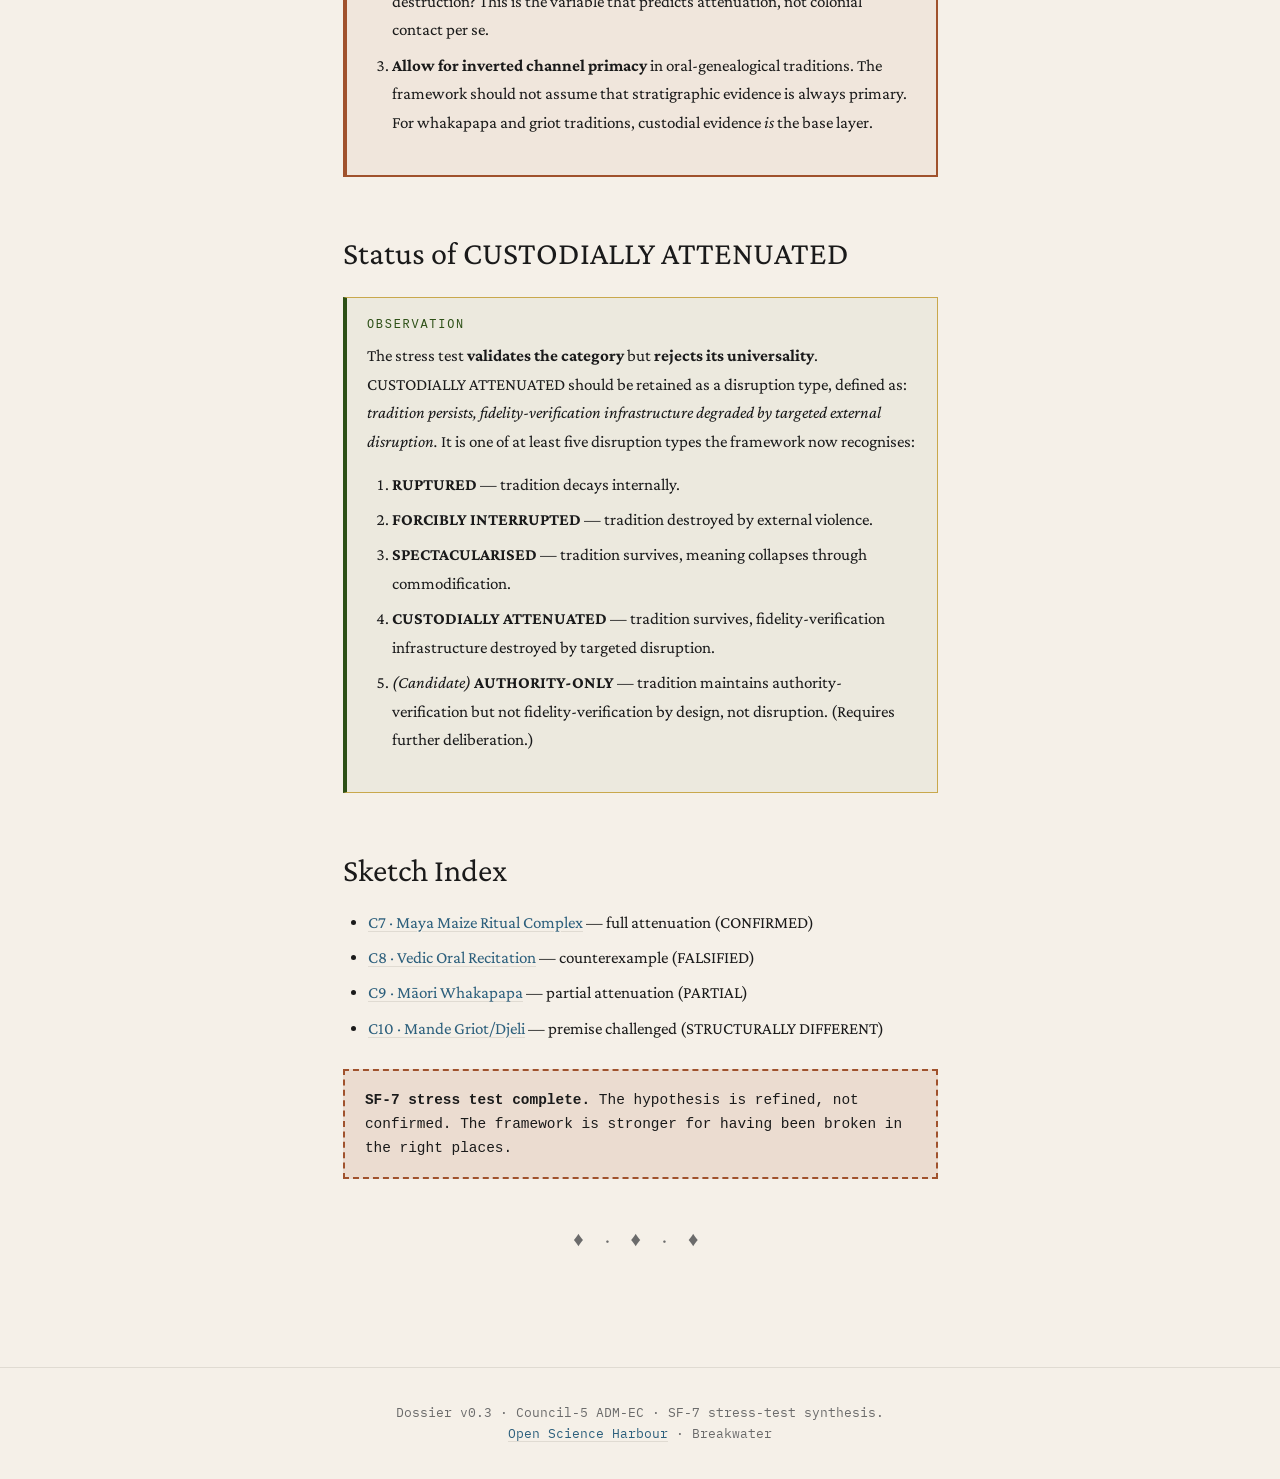
<file: sf7-synthesis.html>
<!DOCTYPE html>
<html lang="en">
<head>
  <meta charset="UTF-8">
  <meta name="viewport" content="width=device-width, initial-scale=1.0">
  <title>SF-7 Synthesis: Custodial Attenuation &mdash; Generator Layers</title>
  <link rel="stylesheet" href="style.css">
  <link rel="stylesheet" href="sketch-shared.css">
</head>
<body>
<header class="site-header">
  <a class="harbour-link" href="https://harbour-architecture.github.io/root/">Open Science Harbour</a>
  <span style="font-family:'Special Elite',monospace;font-size:.75rem;letter-spacing:.15em;text-transform:uppercase;color:var(--ink-light)"> &middot; Breakwater</span>
  <h1 class="site-title">Generator Layers</h1>
  <p class="site-subtitle">Trans-Generational Creative Traditions &mdash; A Field Dossier</p>
</header>
<nav>
  <a href="index.html">Overview</a>
  <a href="background.html">Background</a>
  <a href="architecture.html">Architecture</a>
  <a href="results.html">Results</a>
  <a href="ledger.html">Ledger</a>
  <a href="falsification.html">Falsification</a>
  <a href="references.html">References</a>
  <a href="outreach.html">Essay</a>
</nav>
<main>

  <h1>SF-7 Synthesis: Custodial Attenuation as Global Pattern</h1>

  <div class="endorsement-box">
    <p>This page synthesises the findings from four SF-7 stress-test sketches. The hypothesis under test: <em>CUSTODIALLY ATTENUATED is the default global condition for long-duration traditions outside Australia, because colonial disruption systematically targeted verification infrastructure.</em></p>
  </div>

  <h2>The Test Set</h2>

  <div class="table-wrap" role="region" aria-labelledby="sf7-verdict-caption" tabindex="0">
    <table class="verdict-grid stackable">
      <caption id="sf7-verdict-caption">SF-7 stress-test verdicts across the current comparison set</caption>
      <thead>
        <tr>
          <th scope="col">Tradition</th>
          <th scope="col">Region</th>
          <th scope="col">Verification type</th>
          <th scope="col">Colonial impact on verification</th>
          <th scope="col">SF-7 verdict</th>
        </tr>
      </thead>
      <tbody>
        <tr>
          <td data-label="Tradition"><a href="sketch-c7.html">C7 &middot; Maya Maize</a></td>
          <td data-label="Region">Mesoamerica</td>
          <td data-label="Verification type">Unknown / destroyed</td>
          <td data-label="Colonial impact on verification">Codex burning, priestly lineage destruction. Verification infrastructure eliminated.</td>
          <td data-label="SF-7 verdict"><strong>CONFIRMED</strong></td>
        </tr>
        <tr>
          <td data-label="Tradition"><a href="sketch-c8.html">C8 &middot; Vedic Recitation</a></td>
          <td data-label="Region">South Asia</td>
          <td data-label="Verification type">Fidelity-verification (phonological)</td>
          <td data-label="Colonial impact on verification">Not targeted. Pathashalas survived British Raj intact.</td>
          <td data-label="SF-7 verdict"><strong>FALSIFIED</strong></td>
        </tr>
        <tr>
          <td data-label="Tradition"><a href="sketch-c9.html">C9 &middot; M&#257;ori Whakapapa</a></td>
          <td data-label="Region">Aotearoa</td>
          <td data-label="Verification type">Fidelity- + authority-verification</td>
          <td data-label="Colonial impact on verification">Tohunga suppressed (1907 Act); epistemological displacement. But kaumatua verification survives at community level.</td>
          <td data-label="SF-7 verdict"><strong>PARTIAL</strong></td>
        </tr>
        <tr>
          <td data-label="Tradition"><a href="sketch-c10.html">C10 &middot; Mande Griot</a></td>
          <td data-label="Region">West Africa</td>
          <td data-label="Verification type">Authority-verification (not fidelity)</td>
          <td data-label="Colonial impact on verification">Jatigi-jeli bond weakened by colonial dismantling of aristocratic structures. Caste system persists; patronage context shifted.</td>
          <td data-label="SF-7 verdict"><strong>PREMISE CHALLENGED</strong></td>
        </tr>
      </tbody>
    </table>
  </div>

  <h2>Findings</h2>

  <div class="box-observation">
    <p><strong>Finding 1: The global-default hypothesis is not confirmed.</strong> One of four traditions (Vedic) shows full survival of verification infrastructure through colonial contact. A second (M&#257;ori) shows partial survival. The hypothesis that CUSTODIALLY ATTENUATED is the <em>default</em> condition is too strong. The category is valid; the universality claim is not.</p>
  </div>

  <div class="box-observation">
    <p><strong>Finding 2: Colonial targeting is the key variable, not colonial contact.</strong> What distinguishes the Maya case (full attenuation) from the Vedic case (full survival) is not that one experienced colonisation and the other did not&mdash;both did. The difference is that Spanish colonisation <em>specifically targeted</em> religious and knowledge infrastructure for destruction (codex burning, priestly killing, forced conversion), while British colonisation of India did not target Vedic recitation for suppression. M&#257;ori whakapapa (Tohunga Suppression Act 1907) falls in between: institutional targeting occurred but community-level practice survived. The framework should record the <em>mechanism</em> of disruption, not merely its presence.</p>
  </div>

  <div class="box-observation">
    <p><strong>Finding 3: &ldquo;Custodial accountability&rdquo; is not a single thing.</strong> The stress test revealed at least two structurally distinct types:</p>
    <ul>
      <li><strong>Fidelity-verification:</strong> the transmitted content is checked for accuracy against independent references. Examples: Vedic patha cross-checking, Aboriginal cross-clan corroboration, M&#257;ori cross-hap&#363; genealogical testing.</li>
      <li><strong>Authority-verification:</strong> the transmitter&rsquo;s right to transmit is validated, but content may legitimately vary. Example: Mande jeli caste system, jatigi-jeli bond.</li>
    </ul>
    <p>The current framework implicitly scores only fidelity-verification. The Mande case shows that a tradition can have robust authority-verification with deliberately flexible content&mdash;and this is a <em>design feature</em>, not a deficit. The cascade rule (semantic continuity requires stable meaning) is challenged by traditions that treat adaptive retelling as the point, not the problem.</p>
  </div>

  <div class="box-inference">
    <p><strong>Finding 4: The Vedic case introduces a new problem&mdash;decoupled levels.</strong> Vedic recitation achieves extraordinary phonological fidelity while semantic understanding partially degraded within the tradition itself. This decoupling (Practice: CONFIRMED, Semantic: PROBABLE despite intact verification) suggests that <em>what</em> the accountability structure verifies matters as much as <em>whether</em> it exists. Aboriginal custodial systems verify meaning. Vedic pathashalas verify sound. Both are genuine verification; they produce different outcomes at the semantic level.</p>
  </div>

  <div class="box-inference">
    <p><strong>Finding 5: The stratigraphic-primary assumption is inverted for oral-genealogical traditions.</strong> For M&#257;ori whakapapa and Mande griot traditions, the custodial channel carries the primary evidence. Stratigraphic (archaeological) evidence is secondary or absent. The framework&rsquo;s implicit architecture&mdash;which treats stratigraphic evidence as the base and custodial evidence as supplementary&mdash;does not hold for traditions whose material substrate is human memory and voice.</p>
  </div>

  <h2>Revised SF-7 Assessment</h2>

  <div class="box-proposal">
    <p><strong>Original SF-7 hypothesis:</strong> CUSTODIALLY ATTENUATED is the default global condition for long-duration traditions outside Australia.</p>

    <p><strong>Revised assessment after stress test:</strong> The hypothesis is <strong>too broad</strong>. CUSTODIALLY ATTENUATED is a valid disruption category that applies to at least one tested tradition (Maya) and partially to a second (M&#257;ori). But it is not the default global condition. The Vedic case falsifies the universality claim. The Mande case challenges the premise by demonstrating a structurally different model of custodial accountability.</p>

    <p><strong>Revised formulation:</strong> Custodial attenuation is a <em>common but not universal</em> consequence of colonial disruption. Its occurrence depends on whether colonial regimes <em>specifically targeted</em> knowledge-transmission infrastructure. Where they did (Mesoamerica, partially Aotearoa), attenuation occurred. Where they did not (South Asia), verification survived. Where the accountability model is authority-based rather than fidelity-based (West Africa), the concept of &ldquo;attenuation&rdquo; maps imperfectly.</p>

    <p><strong>Australian corridor reframed:</strong> Aboriginal Australian custodial systems remain distinctive not because they are the only surviving verification systems globally, but because they combine (a) extreme temporal depth (&gt;50,000 years), (b) fidelity-verification of semantic content, (c) survival through colonial disruption that <em>did</em> specifically target knowledge infrastructure but could not fully dismantle it, and (d) dual-channel convergence (stratigraphic + custodial). No other tested tradition combines all four.</p>
  </div>

  <h2>Framework Implications</h2>

  <div class="box-proposal">
    <p><strong>Three refinements indicated:</strong></p>
    <ol>
      <li><strong>Distinguish fidelity-verification from authority-verification</strong> in the custodial channel. The current binary (custodial evidence present/absent) is insufficient. A tradition with authority-verification but no fidelity-verification (Mande) scores differently from one with fidelity-verification (Vedic, Aboriginal).</li>
      <li><strong>Record the mechanism of colonial disruption</strong>, not merely its occurrence. Specifically: was knowledge-transmission infrastructure <em>targeted</em> for destruction? This is the variable that predicts attenuation, not colonial contact per se.</li>
      <li><strong>Allow for inverted channel primacy</strong> in oral-genealogical traditions. The framework should not assume that stratigraphic evidence is always primary. For whakapapa and griot traditions, custodial evidence <em>is</em> the base layer.</li>
    </ol>
  </div>

  <h2>Status of CUSTODIALLY ATTENUATED</h2>

  <div class="box-observation">
    <p>The stress test <strong>validates the category</strong> but <strong>rejects its universality</strong>. CUSTODIALLY ATTENUATED should be retained as a disruption type, defined as: <em>tradition persists, fidelity-verification infrastructure degraded by targeted external disruption.</em> It is one of at least five disruption types the framework now recognises:</p>
    <ol>
      <li><strong>RUPTURED</strong> &mdash; tradition decays internally.</li>
      <li><strong>FORCIBLY INTERRUPTED</strong> &mdash; tradition destroyed by external violence.</li>
      <li><strong>SPECTACULARISED</strong> &mdash; tradition survives, meaning collapses through commodification.</li>
      <li><strong>CUSTODIALLY ATTENUATED</strong> &mdash; tradition survives, fidelity-verification infrastructure destroyed by targeted disruption.</li>
      <li><em>(Candidate)</em> <strong>AUTHORITY-ONLY</strong> &mdash; tradition maintains authority-verification but not fidelity-verification by design, not disruption. (Requires further deliberation.)</li>
    </ol>
  </div>

  <h2>Sketch Index</h2>

  <ul>
    <li><a href="sketch-c7.html">C7 &middot; Maya Maize Ritual Complex</a> &mdash; full attenuation (CONFIRMED)</li>
    <li><a href="sketch-c8.html">C8 &middot; Vedic Oral Recitation</a> &mdash; counterexample (FALSIFIED)</li>
    <li><a href="sketch-c9.html">C9 &middot; M&#257;ori Whakapapa</a> &mdash; partial attenuation (PARTIAL)</li>
    <li><a href="sketch-c10.html">C10 &middot; Mande Griot/Djeli</a> &mdash; premise challenged (STRUCTURALLY DIFFERENT)</li>
  </ul>

  <div class="sketch-banner">
    <strong>SF-7 stress test complete.</strong> The hypothesis is refined, not confirmed.
    The framework is stronger for having been broken in the right places.
  </div>

  <div class="compass">&diams; &middot; &diams; &middot; &diams;</div>
</main>
<footer>
  Dossier v0.3 &middot; Council-5 ADM-EC &middot; SF-7 stress-test synthesis.<br>
  <a href="https://harbour-architecture.github.io/root/">Open Science Harbour</a> &middot; Breakwater
</footer>
</body>
</html>
</file>
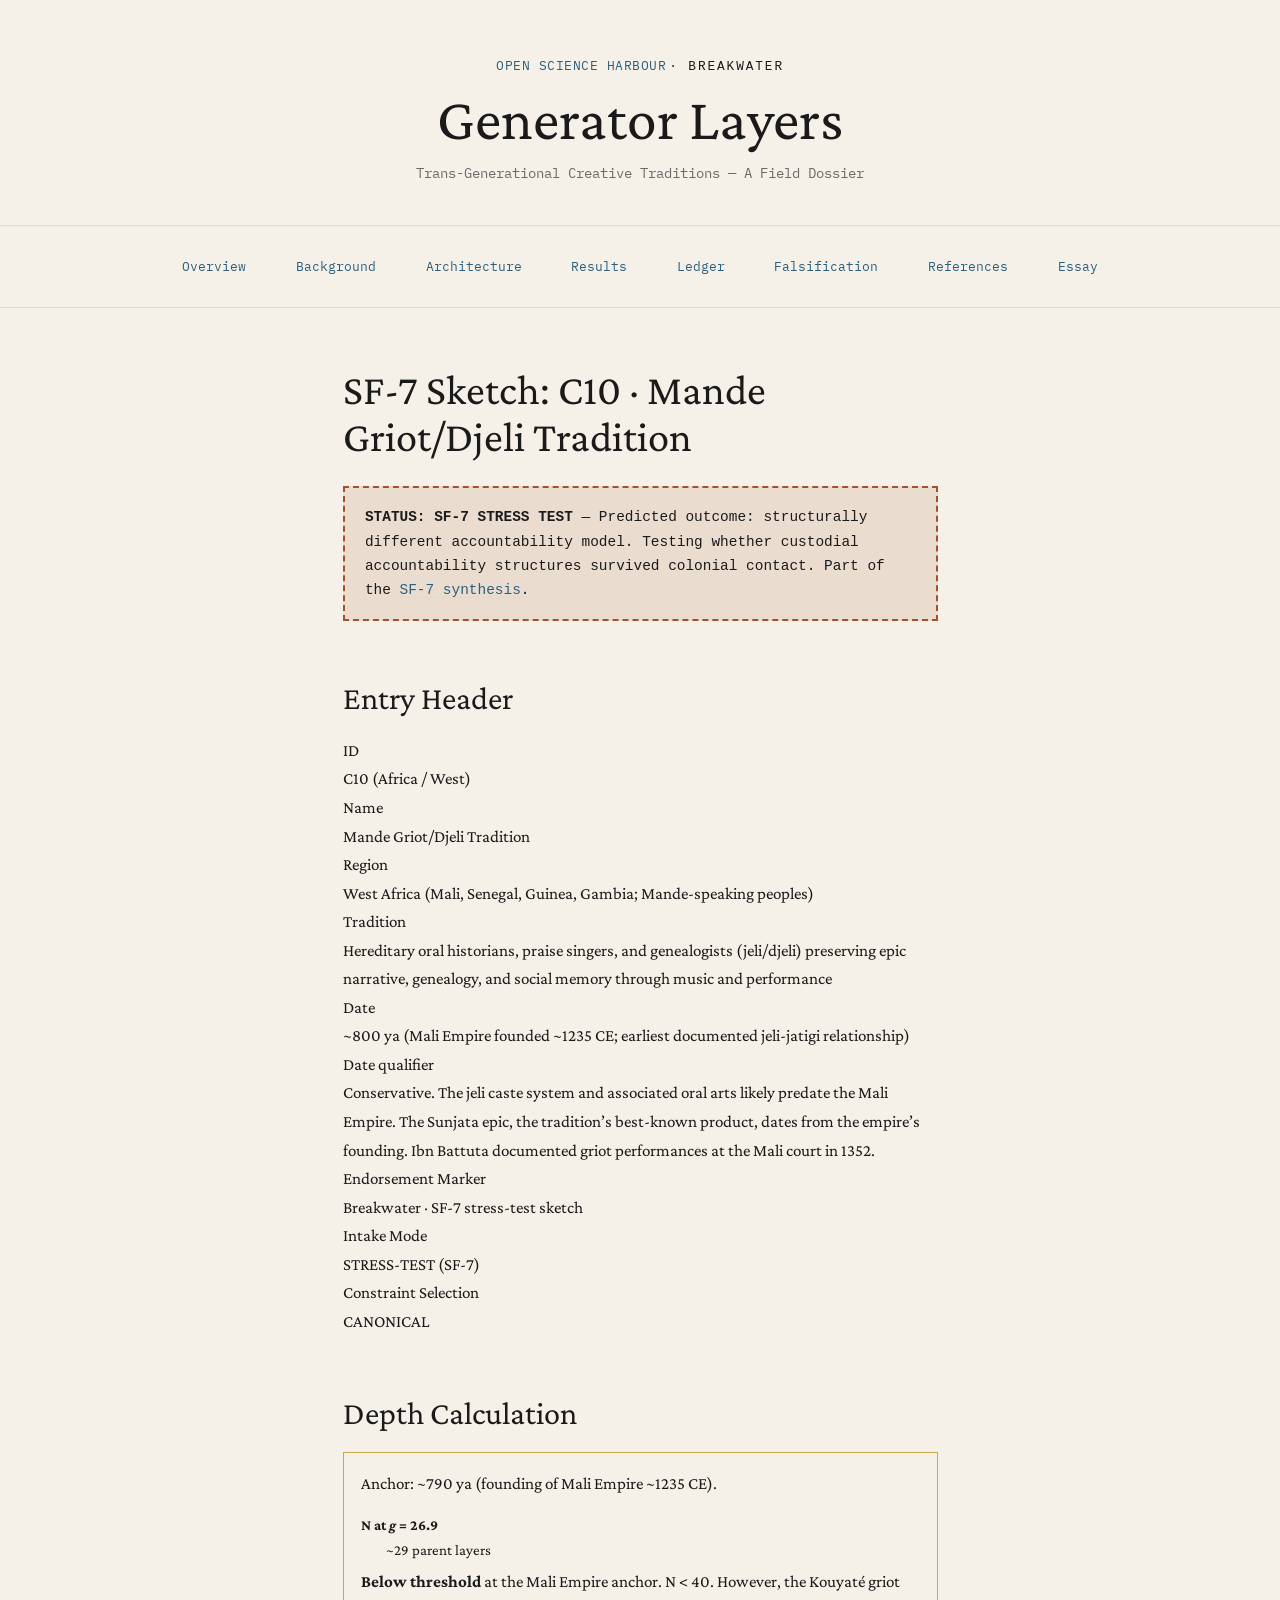
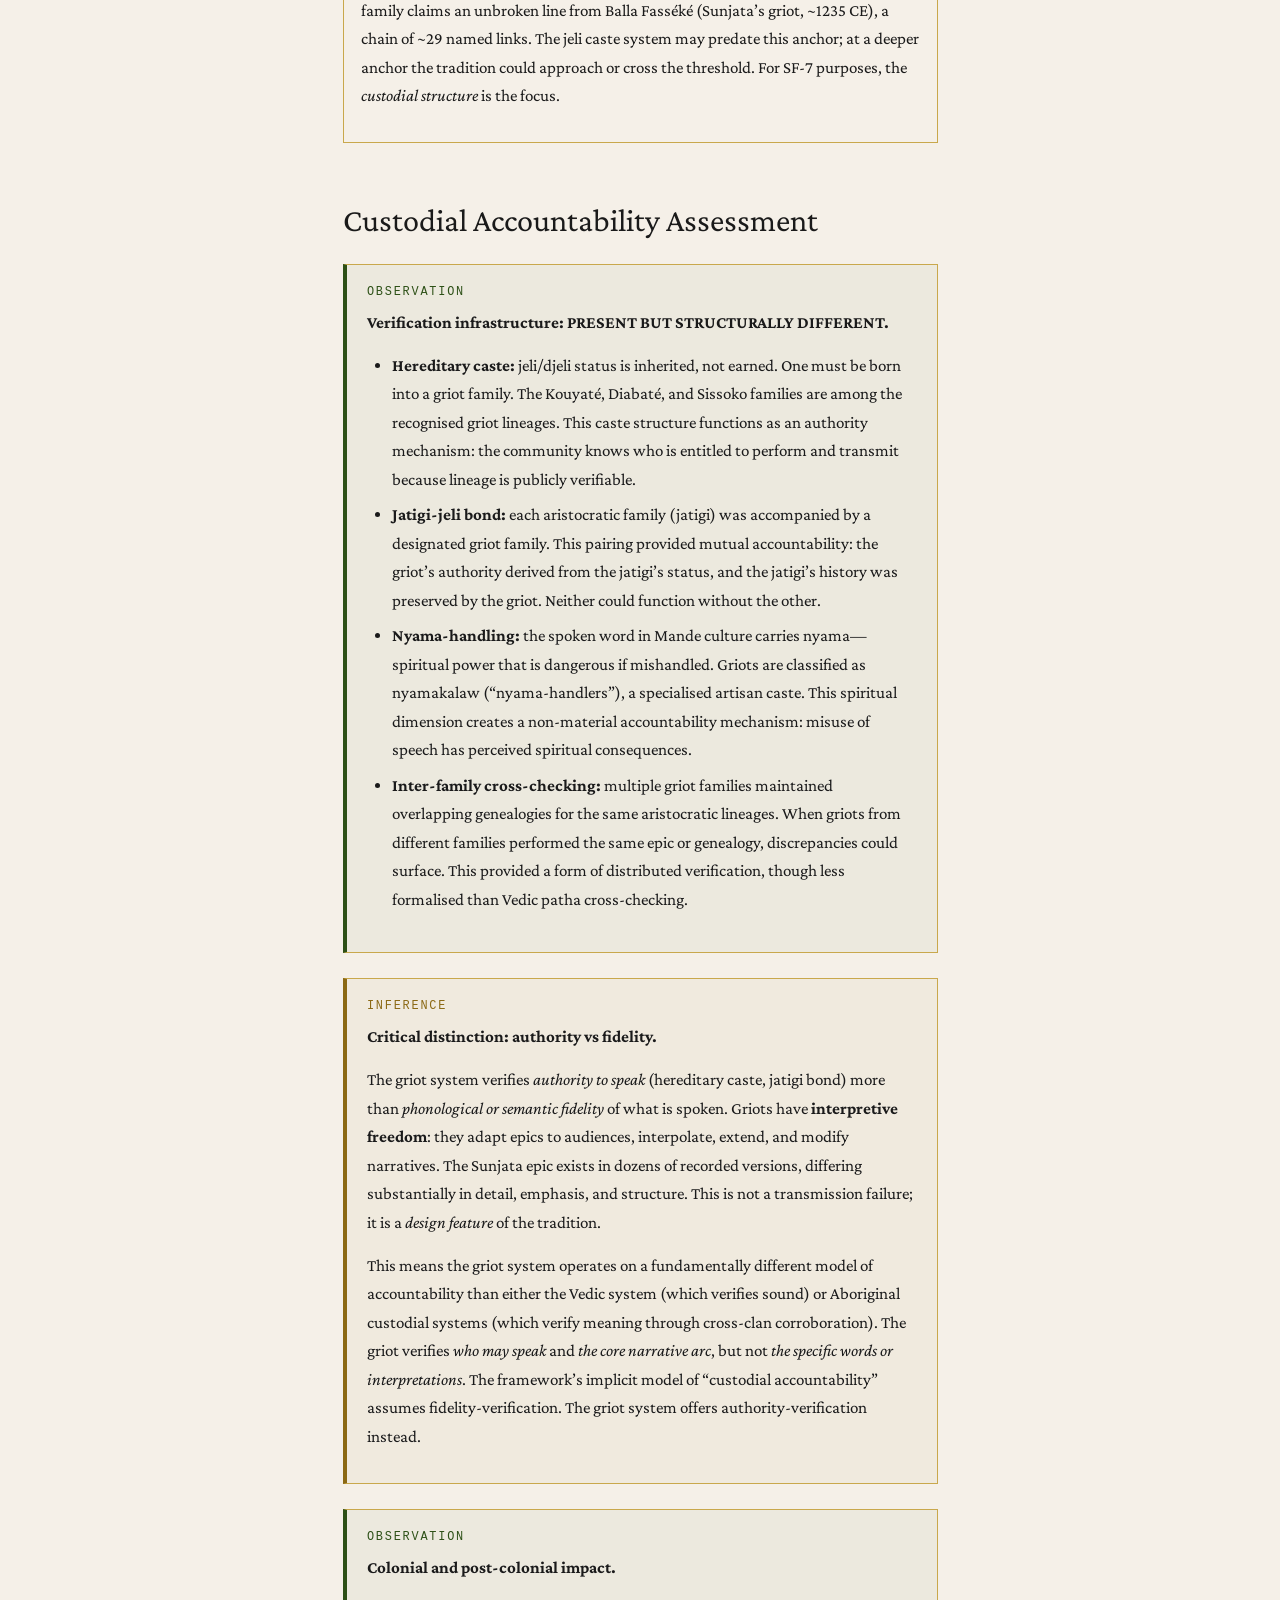
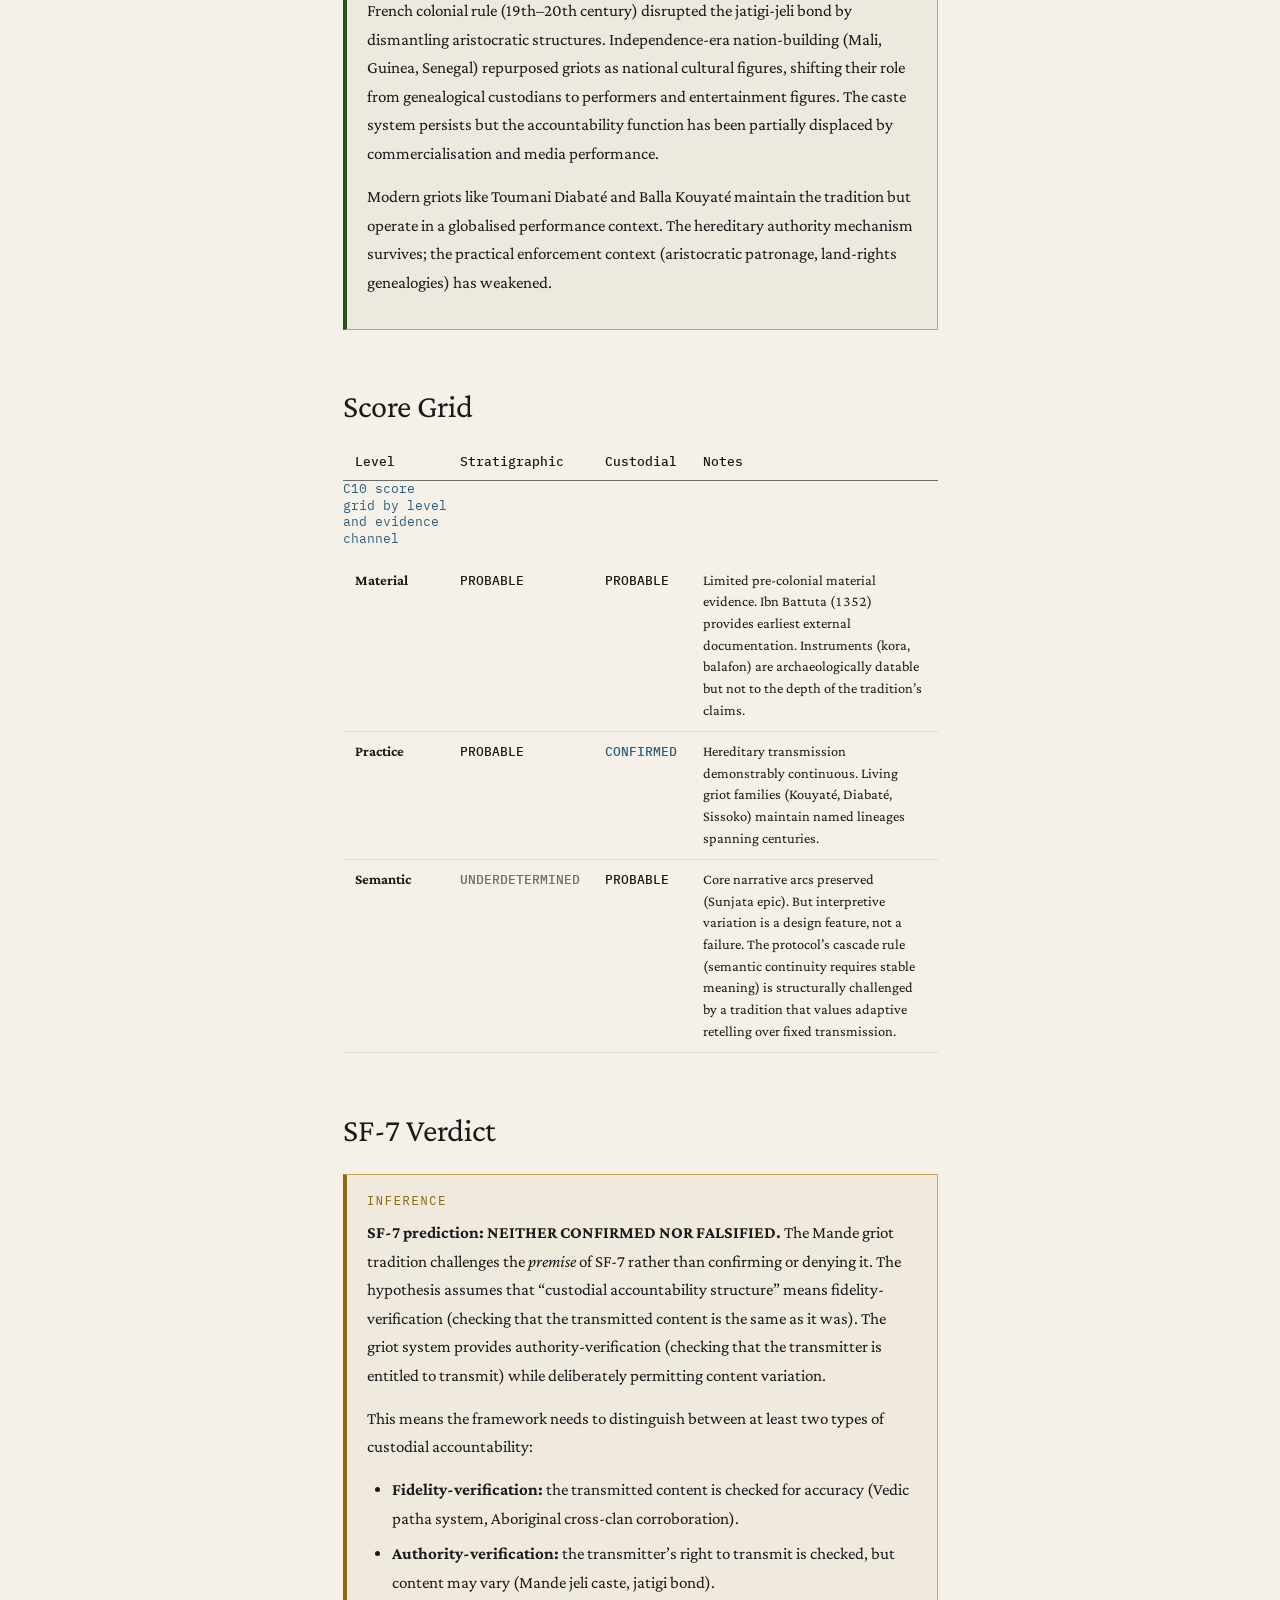
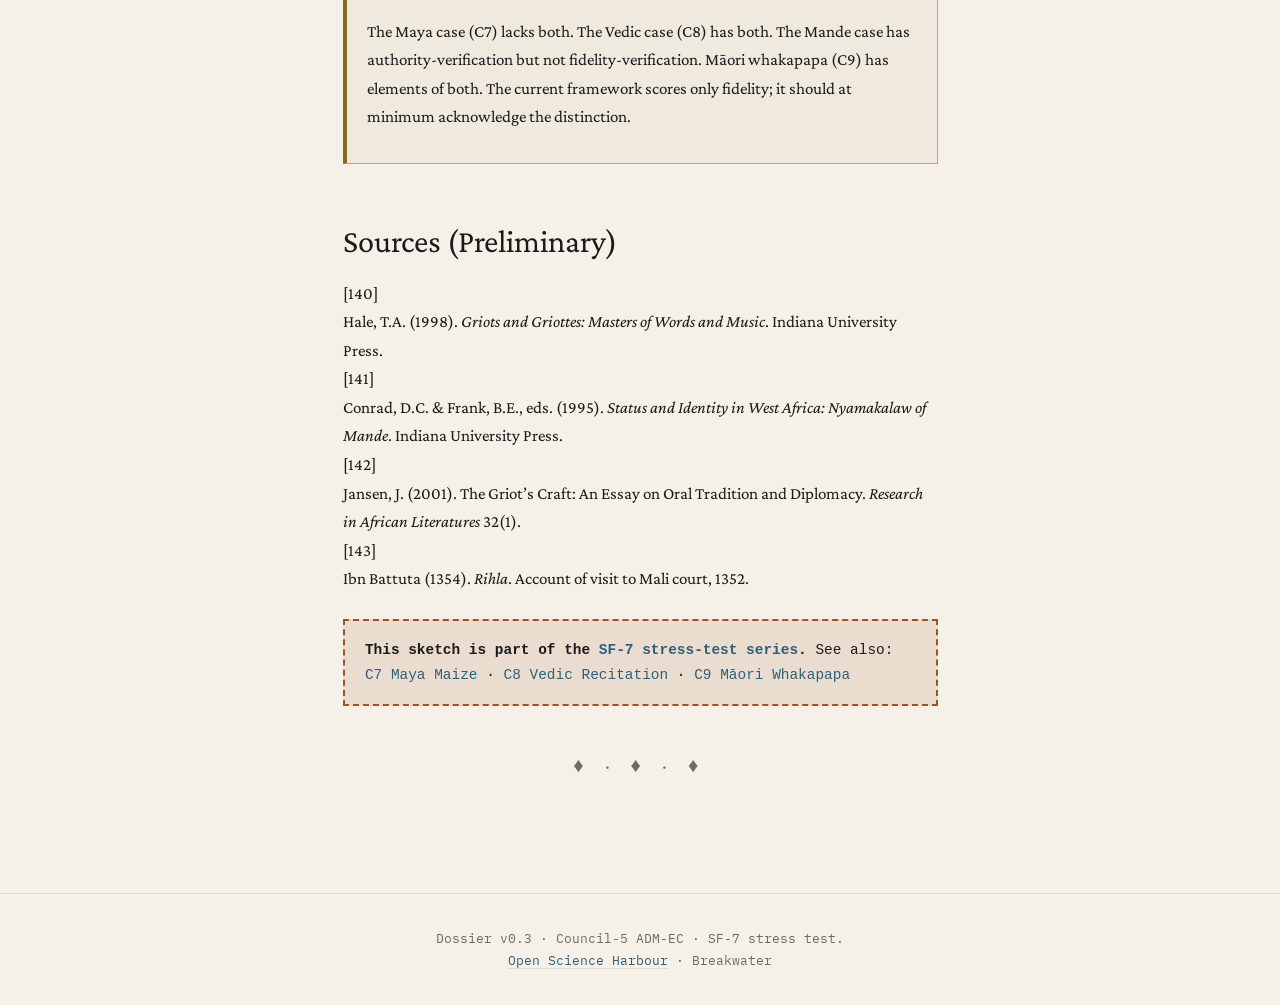
<file: sketch-c10.html>
<!DOCTYPE html>
<html lang="en">
<head>
  <meta charset="UTF-8">
  <meta name="viewport" content="width=device-width, initial-scale=1.0">
  <title>SF-7 Sketch: Mande Griot/Djeli &mdash; Generator Layers</title>
  <link rel="stylesheet" href="style.css">
  <link rel="stylesheet" href="sketch-shared.css">
</head>
<body>
<header class="site-header">
  <a class="harbour-link" href="https://harbour-architecture.github.io/root/">Open Science Harbour</a>
  <span style="font-family:'Special Elite',monospace;font-size:.75rem;letter-spacing:.15em;text-transform:uppercase;color:var(--ink-light)"> &middot; Breakwater</span>
  <h1 class="site-title">Generator Layers</h1>
  <p class="site-subtitle">Trans-Generational Creative Traditions &mdash; A Field Dossier</p>
</header>
<nav>
  <a href="index.html">Overview</a>
  <a href="background.html">Background</a>
  <a href="architecture.html">Architecture</a>
  <a href="results.html">Results</a>
  <a href="ledger.html">Ledger</a>
  <a href="falsification.html">Falsification</a>
  <a href="references.html">References</a>
  <a href="outreach.html">Essay</a>
</nav>
<main>

  <h1>SF-7 Sketch: C10 &middot; Mande Griot/Djeli Tradition</h1>

  <div class="sketch-banner">
    <strong>STATUS: SF-7 STRESS TEST</strong> &mdash; Predicted outcome: structurally different accountability model.
    Testing whether custodial accountability structures survived colonial contact.
    Part of the <a href="sf7-synthesis.html">SF-7 synthesis</a>.
  </div>

  <h2>Entry Header</h2>
  <dl>
    <dt>ID</dt>                   <dd>C10 (Africa / West)</dd>
    <dt>Name</dt>                 <dd>Mande Griot/Djeli Tradition</dd>
    <dt>Region</dt>               <dd>West Africa (Mali, Senegal, Guinea, Gambia; Mande-speaking peoples)</dd>
    <dt>Tradition</dt>            <dd>Hereditary oral historians, praise singers, and genealogists (jeli/djeli) preserving epic narrative, genealogy, and social memory through music and performance</dd>
    <dt>Date</dt>                 <dd>~800 ya (Mali Empire founded ~1235 CE; earliest documented jeli-jatigi relationship)</dd>
    <dt>Date qualifier</dt>       <dd>Conservative. The jeli caste system and associated oral arts likely predate the Mali Empire. The Sunjata epic, the tradition&rsquo;s best-known product, dates from the empire&rsquo;s founding. Ibn Battuta documented griot performances at the Mali court in 1352.</dd>
    <dt>Endorsement Marker</dt>   <dd>Breakwater &middot; SF-7 stress-test sketch</dd>
    <dt>Intake Mode</dt>          <dd>STRESS-TEST (SF-7)</dd>
    <dt>Constraint Selection</dt> <dd>CANONICAL</dd>
  </dl>

  <h2>Depth Calculation</h2>
  <div class="timeline-box">
    <p>Anchor: ~790 ya (founding of Mali Empire ~1235 CE).</p>
    <dl>
      <dt>N at <em>g</em> = 26.9</dt>  <dd>~29 parent layers</dd>
    </dl>
    <p><strong>Below threshold</strong> at the Mali Empire anchor. N &lt; 40. However, the Kouyat&eacute; griot family claims an unbroken line from Balla Fass&eacute;k&eacute; (Sunjata&rsquo;s griot, ~1235 CE), a chain of ~29 named links. The jeli caste system may predate this anchor; at a deeper anchor the tradition could approach or cross the threshold. For SF-7 purposes, the <em>custodial structure</em> is the focus.</p>
  </div>

  <h2>Custodial Accountability Assessment</h2>

  <div class="box-observation">
    <p><strong>Verification infrastructure: PRESENT BUT STRUCTURALLY DIFFERENT.</strong></p>
    <ul>
      <li><strong>Hereditary caste:</strong> jeli/djeli status is inherited, not earned. One must be born into a griot family. The Kouyat&eacute;, Diabat&eacute;, and Sissoko families are among the recognised griot lineages. This caste structure functions as an authority mechanism: the community knows who is entitled to perform and transmit because lineage is publicly verifiable.</li>
      <li><strong>Jatigi-jeli bond:</strong> each aristocratic family (jatigi) was accompanied by a designated griot family. This pairing provided mutual accountability: the griot&rsquo;s authority derived from the jatigi&rsquo;s status, and the jatigi&rsquo;s history was preserved by the griot. Neither could function without the other.</li>
      <li><strong>Nyama-handling:</strong> the spoken word in Mande culture carries nyama&mdash;spiritual power that is dangerous if mishandled. Griots are classified as nyamakalaw (&ldquo;nyama-handlers&rdquo;), a specialised artisan caste. This spiritual dimension creates a non-material accountability mechanism: misuse of speech has perceived spiritual consequences.</li>
      <li><strong>Inter-family cross-checking:</strong> multiple griot families maintained overlapping genealogies for the same aristocratic lineages. When griots from different families performed the same epic or genealogy, discrepancies could surface. This provided a form of distributed verification, though less formalised than Vedic patha cross-checking.</li>
    </ul>
  </div>

  <div class="box-inference">
    <p><strong>Critical distinction: authority vs fidelity.</strong></p>
    <p>The griot system verifies <em>authority to speak</em> (hereditary caste, jatigi bond) more than <em>phonological or semantic fidelity</em> of what is spoken. Griots have <strong>interpretive freedom</strong>: they adapt epics to audiences, interpolate, extend, and modify narratives. The Sunjata epic exists in dozens of recorded versions, differing substantially in detail, emphasis, and structure. This is not a transmission failure; it is a <em>design feature</em> of the tradition.</p>
    <p>This means the griot system operates on a fundamentally different model of accountability than either the Vedic system (which verifies sound) or Aboriginal custodial systems (which verify meaning through cross-clan corroboration). The griot verifies <em>who may speak</em> and <em>the core narrative arc</em>, but not <em>the specific words or interpretations</em>. The framework&rsquo;s implicit model of &ldquo;custodial accountability&rdquo; assumes fidelity-verification. The griot system offers authority-verification instead.</p>
  </div>

  <div class="box-observation">
    <p><strong>Colonial and post-colonial impact.</strong></p>
    <p>French colonial rule (19th&ndash;20th century) disrupted the jatigi-jeli bond by dismantling aristocratic structures. Independence-era nation-building (Mali, Guinea, Senegal) repurposed griots as national cultural figures, shifting their role from genealogical custodians to performers and entertainment figures. The caste system persists but the accountability function has been partially displaced by commercialisation and media performance.</p>
    <p>Modern griots like Toumani Diabat&eacute; and Balla Kouyat&eacute; maintain the tradition but operate in a globalised performance context. The hereditary authority mechanism survives; the practical enforcement context (aristocratic patronage, land-rights genealogies) has weakened.</p>
  </div>

  <h2>Score Grid</h2>
  <div class="table-wrap" role="region" aria-labelledby="c10-score-grid-caption" tabindex="0">
    <table class="score-grid stackable">
      <caption id="c10-score-grid-caption">C10 score grid by level and evidence channel</caption>
      <thead>
        <tr><th scope="col">Level</th><th scope="col">Stratigraphic</th><th scope="col">Custodial</th><th scope="col">Notes</th></tr>
      </thead>
      <tbody>
        <tr>
          <td data-label="Level"><strong>Material</strong></td>
          <td data-label="Stratigraphic"><span class="badge-prob">PROBABLE</span></td>
          <td data-label="Custodial"><span class="badge-prob">PROBABLE</span></td>
          <td data-label="Notes">Limited pre-colonial material evidence. Ibn Battuta (1352) provides earliest external documentation. Instruments (kora, balafon) are archaeologically datable but not to the depth of the tradition&rsquo;s claims.</td>
        </tr>
        <tr>
          <td data-label="Level"><strong>Practice</strong></td>
          <td data-label="Stratigraphic"><span class="badge-prob">PROBABLE</span></td>
          <td data-label="Custodial"><span class="badge-conf">CONFIRMED</span></td>
          <td data-label="Notes">Hereditary transmission demonstrably continuous. Living griot families (Kouyat&eacute;, Diabat&eacute;, Sissoko) maintain named lineages spanning centuries.</td>
        </tr>
        <tr>
          <td data-label="Level"><strong>Semantic</strong></td>
          <td data-label="Stratigraphic"><span class="badge-undet">UNDERDETERMINED</span></td>
          <td data-label="Custodial"><span class="badge-prob">PROBABLE</span></td>
          <td data-label="Notes">Core narrative arcs preserved (Sunjata epic). But interpretive variation is a design feature, not a failure. The protocol&rsquo;s cascade rule (semantic continuity requires stable meaning) is structurally challenged by a tradition that values adaptive retelling over fixed transmission.</td>
        </tr>
      </tbody>
    </table>
  </div>

  <h2>SF-7 Verdict</h2>

  <div class="box-inference">
    <p><strong>SF-7 prediction: NEITHER CONFIRMED NOR FALSIFIED.</strong> The Mande griot tradition challenges the <em>premise</em> of SF-7 rather than confirming or denying it. The hypothesis assumes that &ldquo;custodial accountability structure&rdquo; means fidelity-verification (checking that the transmitted content is the same as it was). The griot system provides authority-verification (checking that the transmitter is entitled to transmit) while deliberately permitting content variation.</p>

    <p>This means the framework needs to distinguish between at least two types of custodial accountability:</p>
    <ul>
      <li><strong>Fidelity-verification:</strong> the transmitted content is checked for accuracy (Vedic patha system, Aboriginal cross-clan corroboration).</li>
      <li><strong>Authority-verification:</strong> the transmitter&rsquo;s right to transmit is checked, but content may vary (Mande jeli caste, jatigi bond).</li>
    </ul>
    <p>The Maya case (C7) lacks both. The Vedic case (C8) has both. The Mande case has authority-verification but not fidelity-verification. M&#257;ori whakapapa (C9) has elements of both. The current framework scores only fidelity; it should at minimum acknowledge the distinction.</p>
  </div>

  <h2>Sources (Preliminary)</h2>
  <dl>
    <dt>[140]</dt><dd>Hale, T.A. (1998). <em>Griots and Griottes: Masters of Words and Music</em>. Indiana University Press.</dd>
    <dt>[141]</dt><dd>Conrad, D.C. &amp; Frank, B.E., eds. (1995). <em>Status and Identity in West Africa: Nyamakalaw of Mande</em>. Indiana University Press.</dd>
    <dt>[142]</dt><dd>Jansen, J. (2001). The Griot&rsquo;s Craft: An Essay on Oral Tradition and Diplomacy. <em>Research in African Literatures</em> 32(1).</dd>
    <dt>[143]</dt><dd>Ibn Battuta (1354). <em>Rihla</em>. Account of visit to Mali court, 1352.</dd>
  </dl>

  <div class="sketch-banner">
    <strong>This sketch is part of the <a href="sf7-synthesis.html">SF-7 stress-test series</a>.</strong>
    See also: <a href="sketch-c7.html">C7 Maya Maize</a> &middot; <a href="sketch-c8.html">C8 Vedic Recitation</a> &middot; <a href="sketch-c9.html">C9 M&#257;ori Whakapapa</a>
  </div>

  <div class="compass">&diams; &middot; &diams; &middot; &diams;</div>
</main>
<footer>
  Dossier v0.3 &middot; Council-5 ADM-EC &middot; SF-7 stress test.<br>
  <a href="https://harbour-architecture.github.io/root/">Open Science Harbour</a> &middot; Breakwater
</footer>
</body>
</html>
</file>
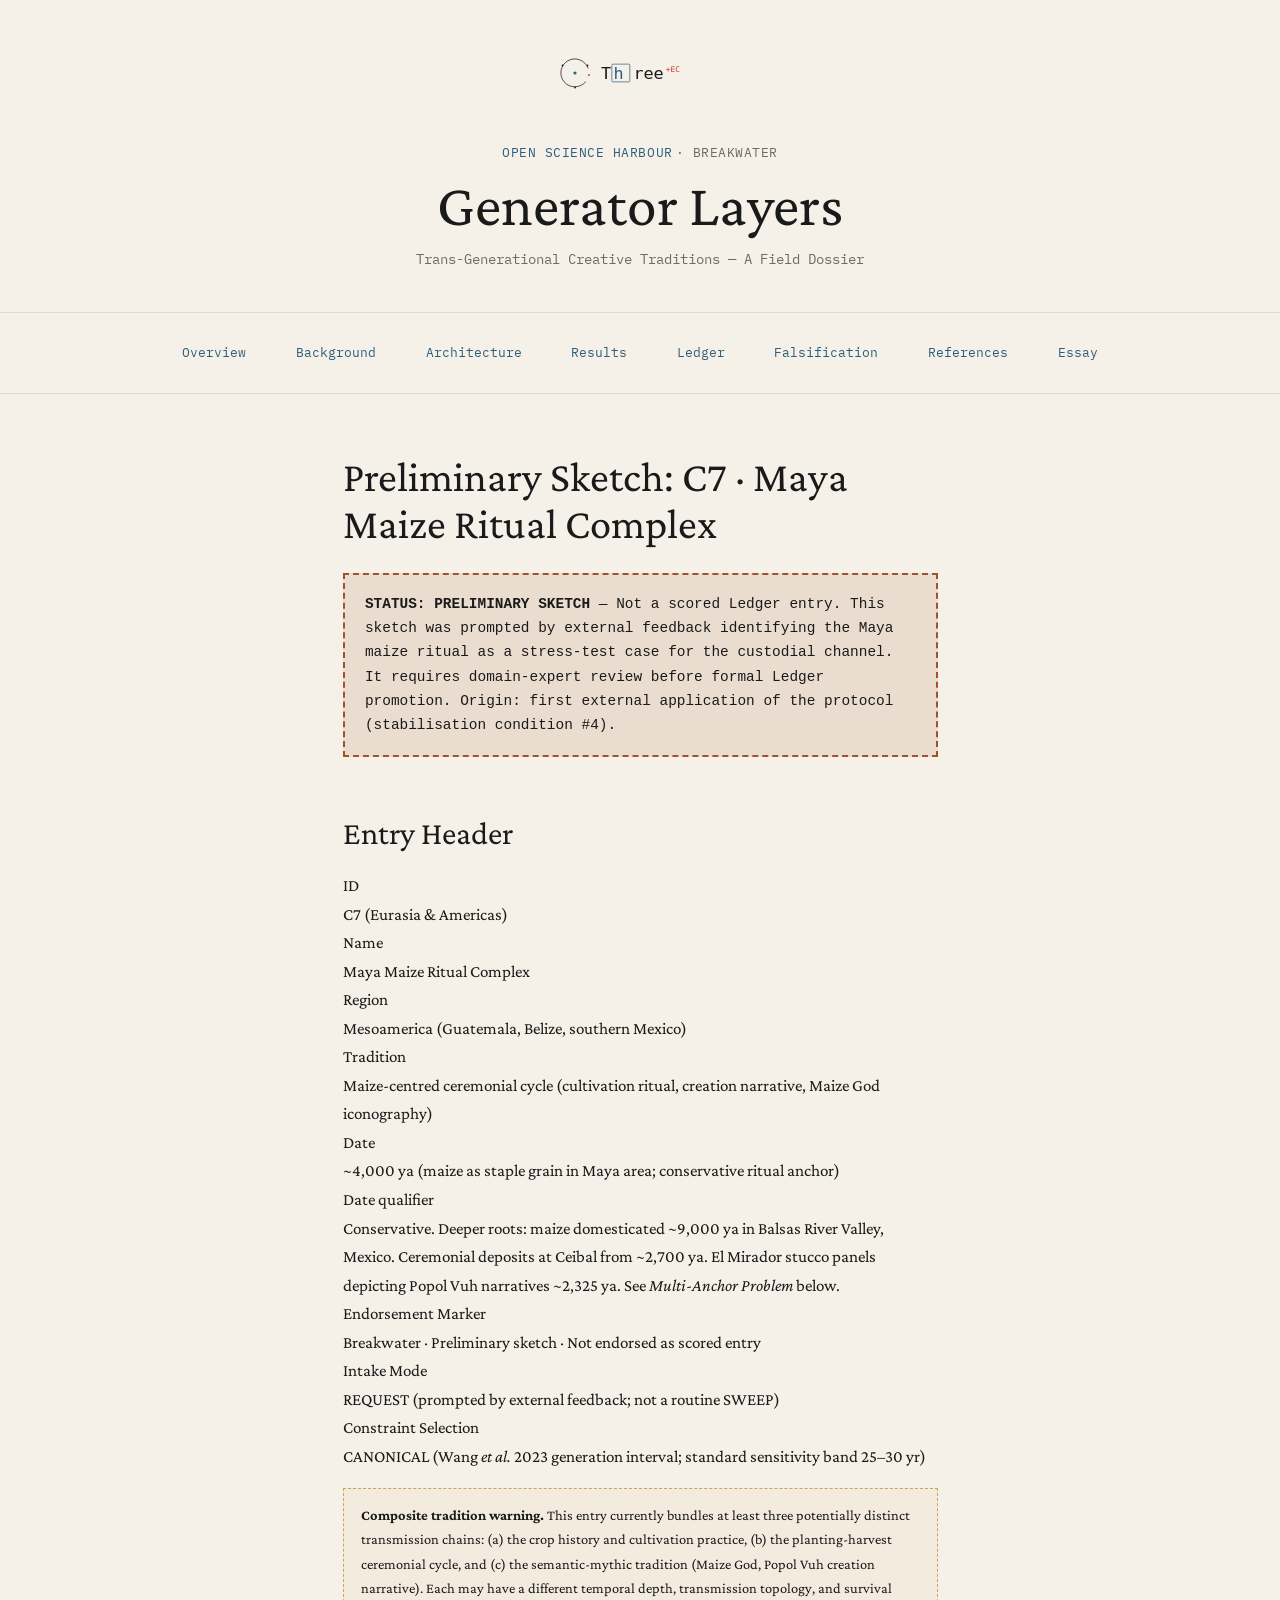
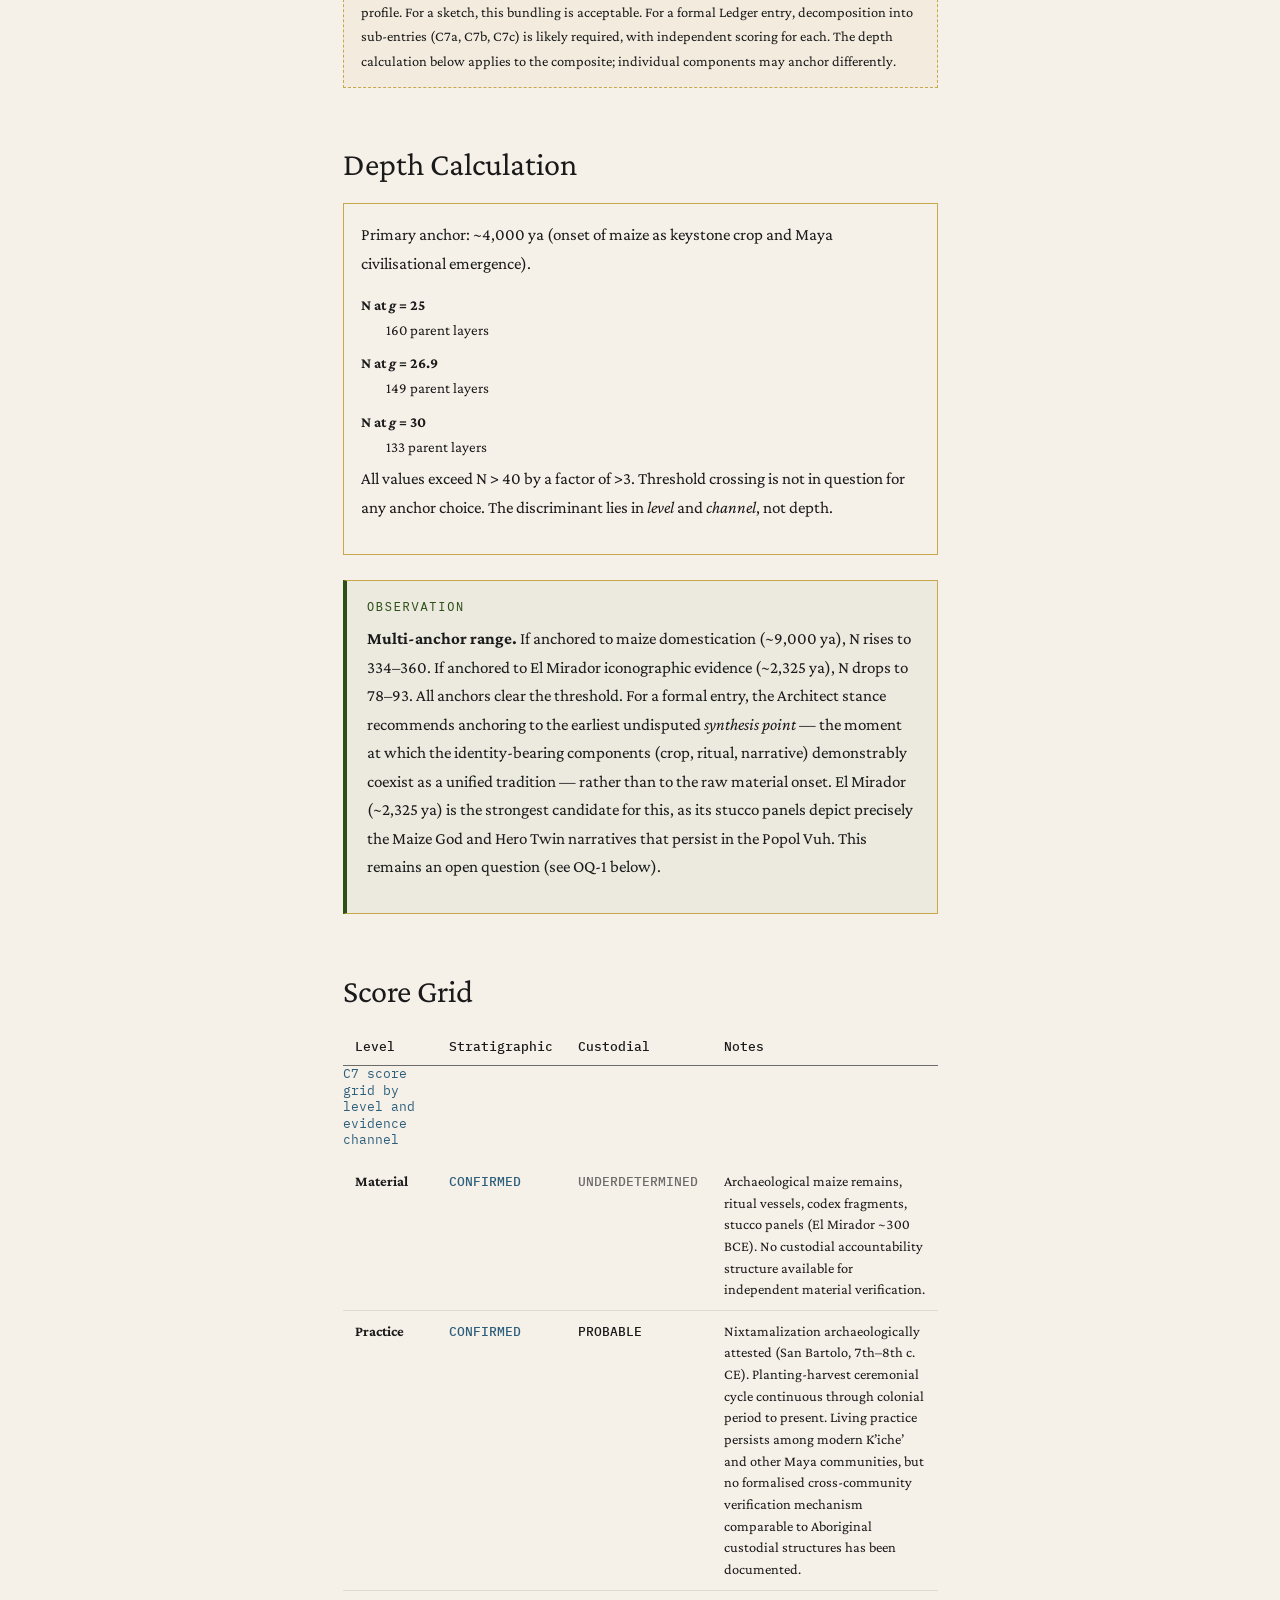
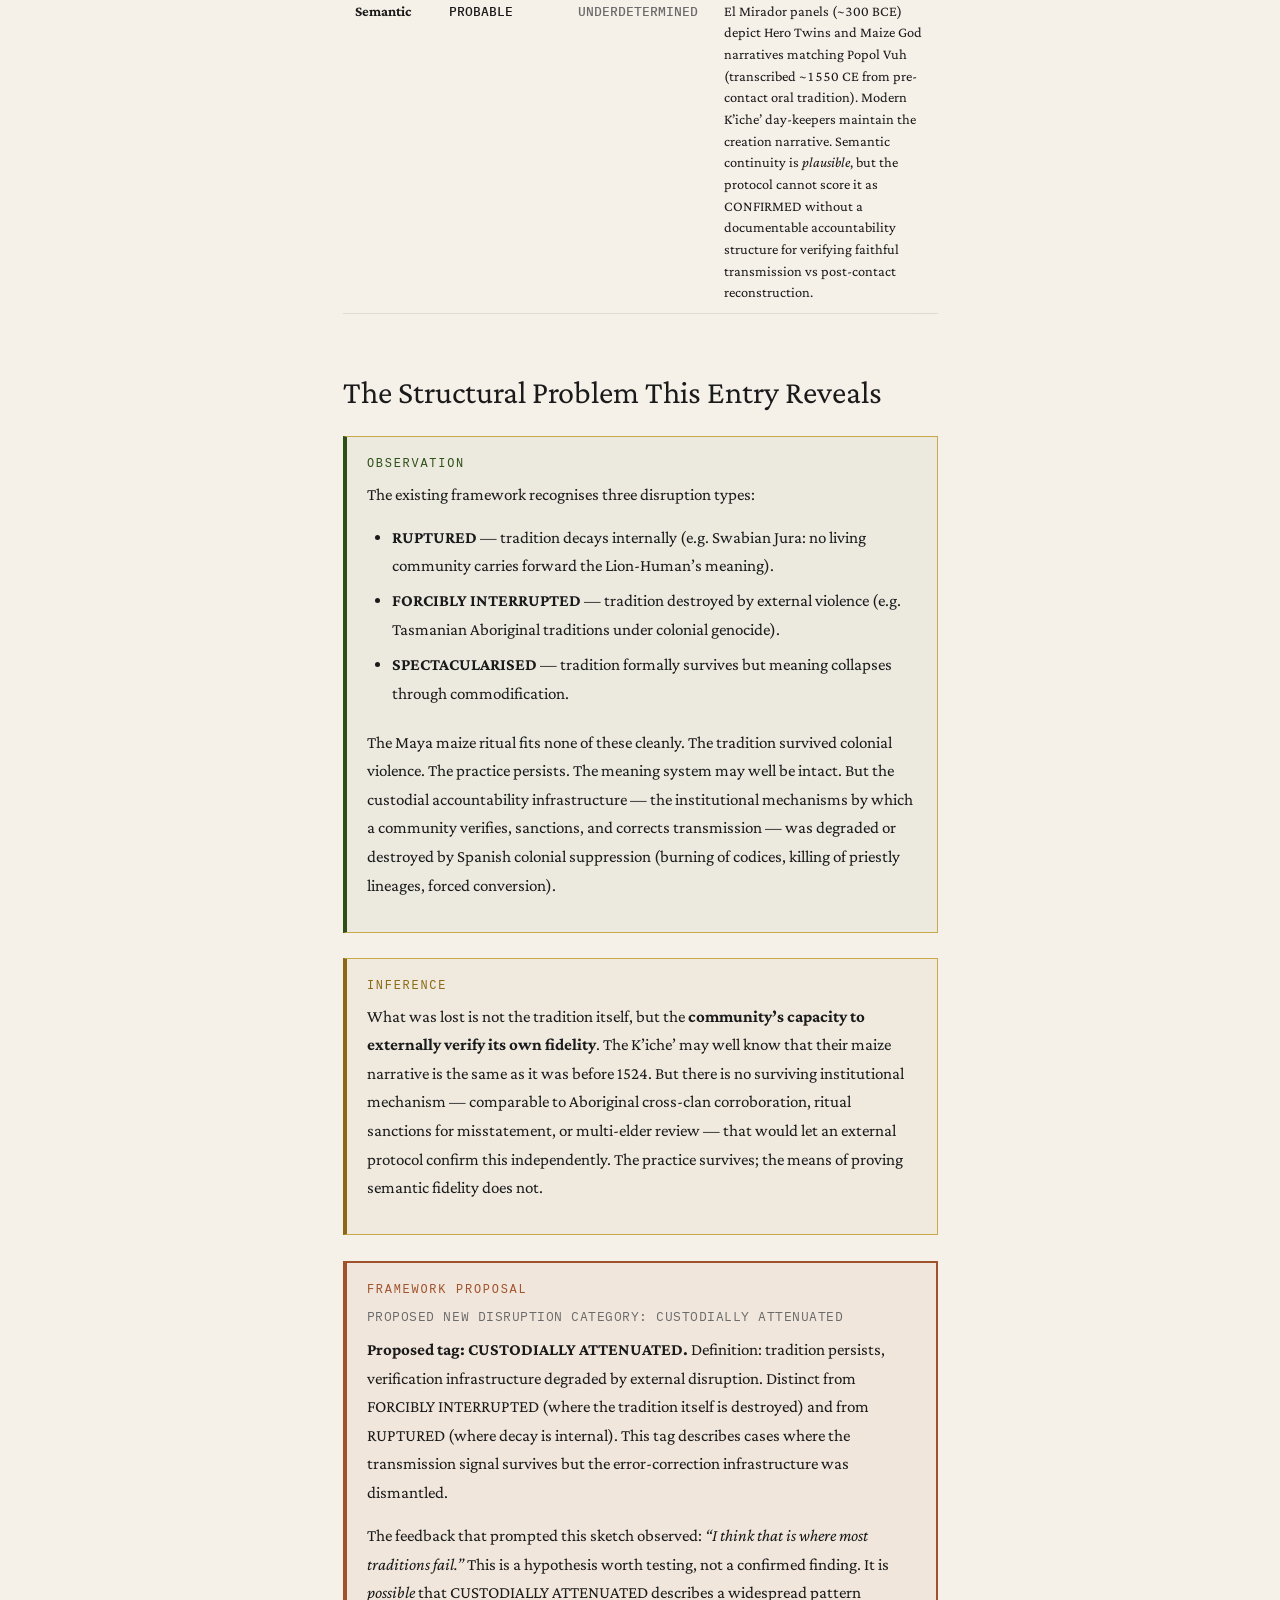
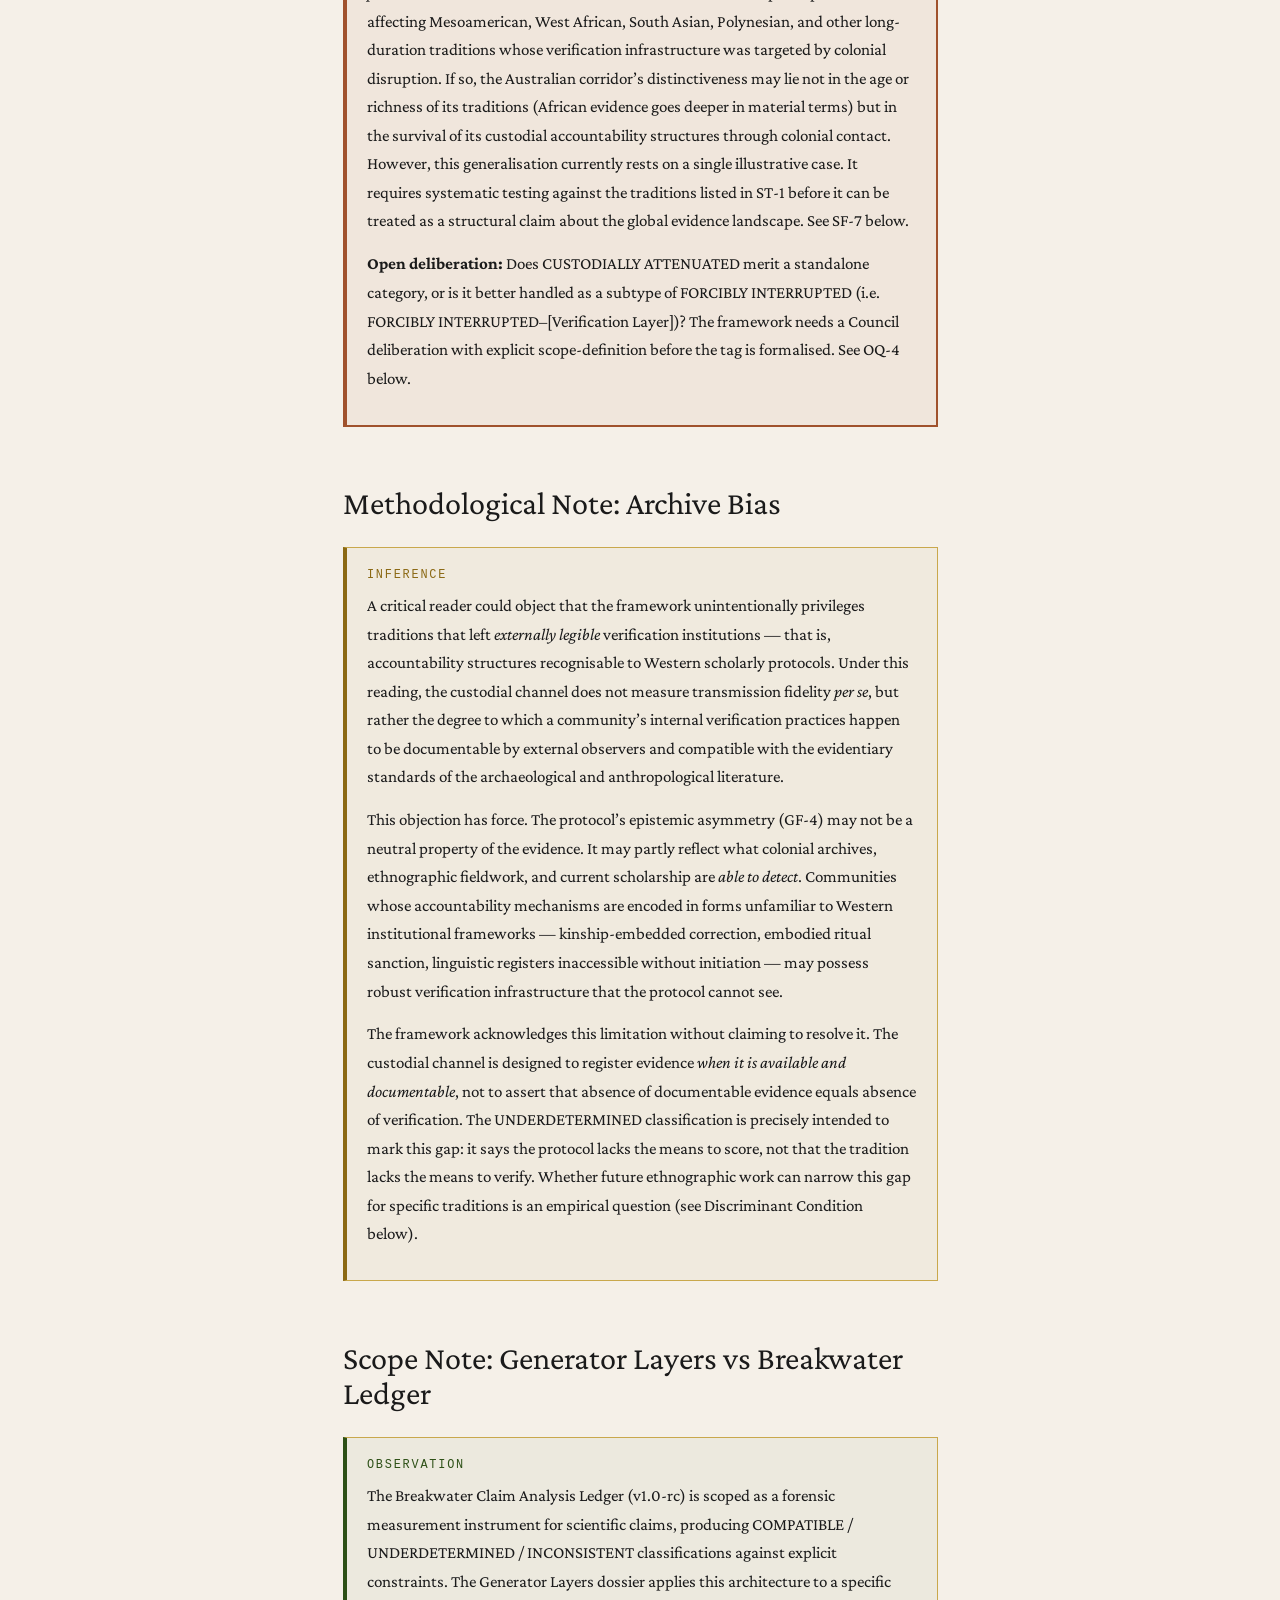
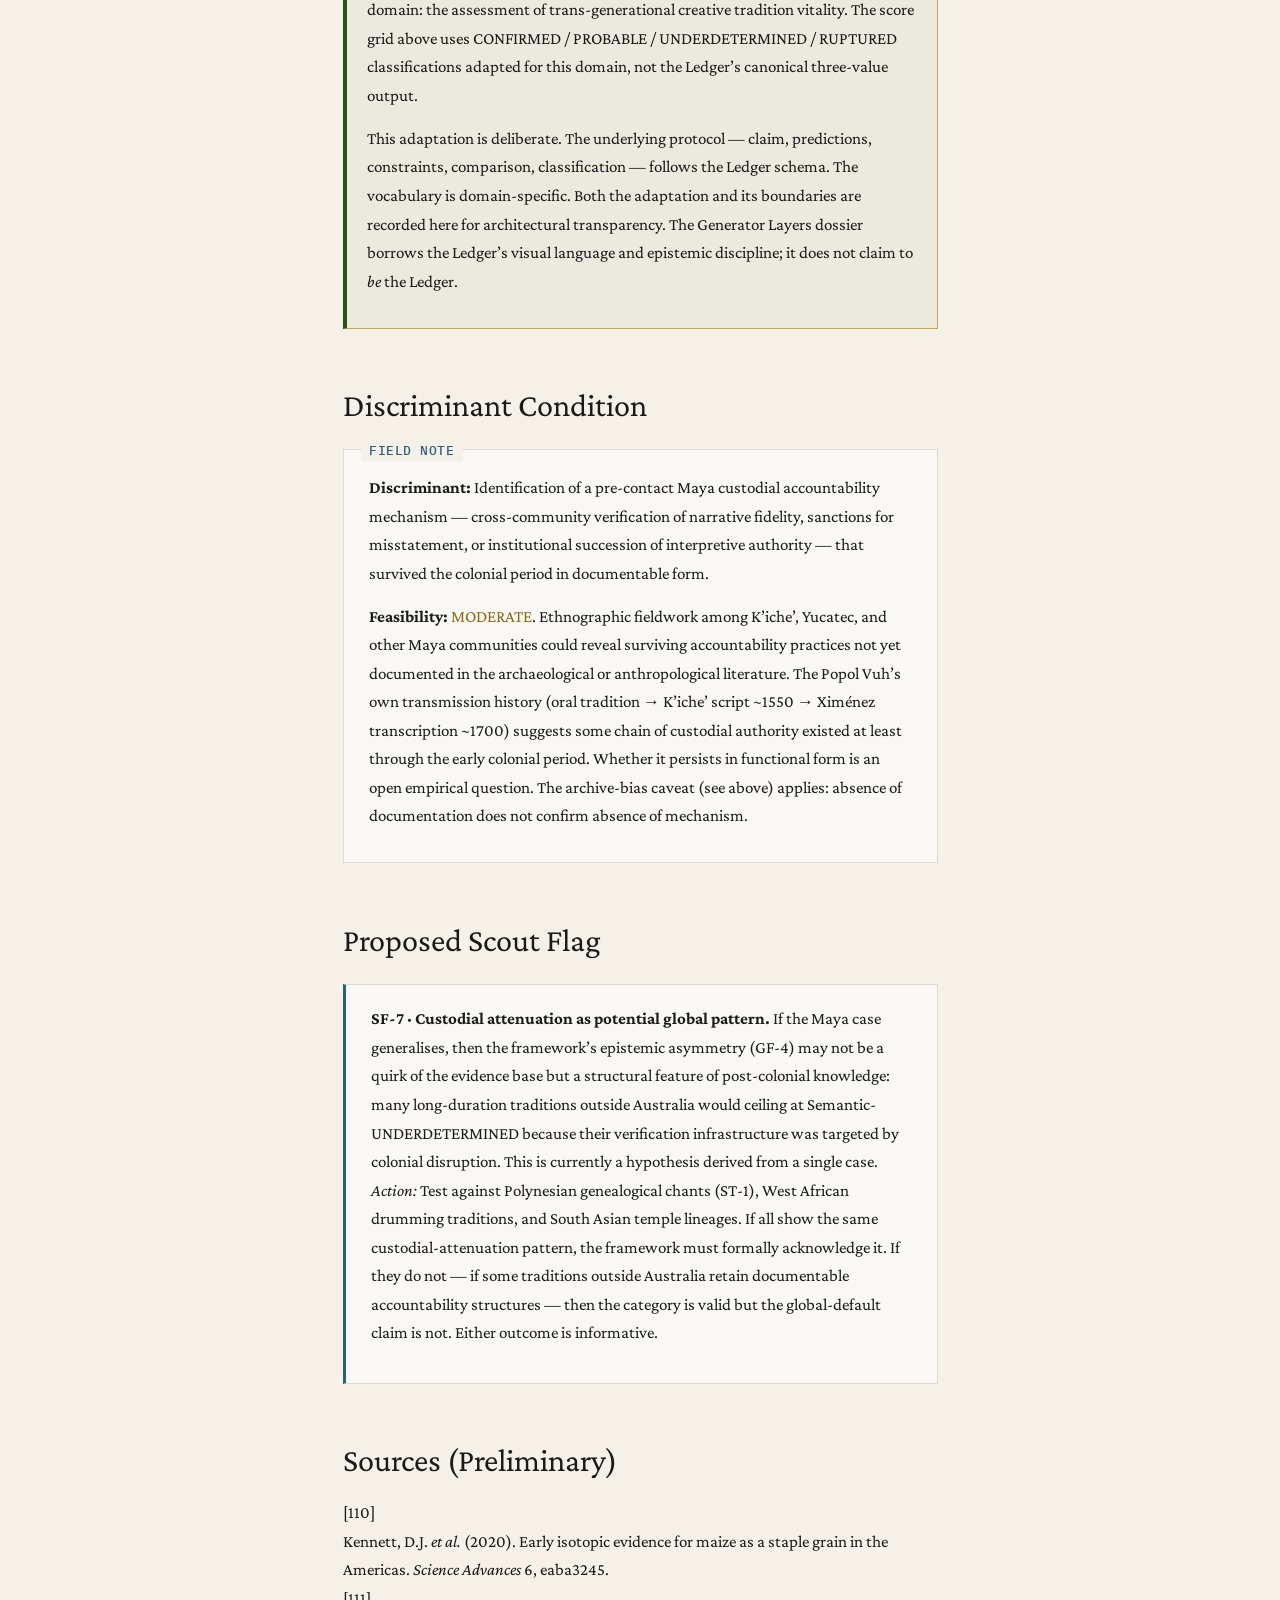
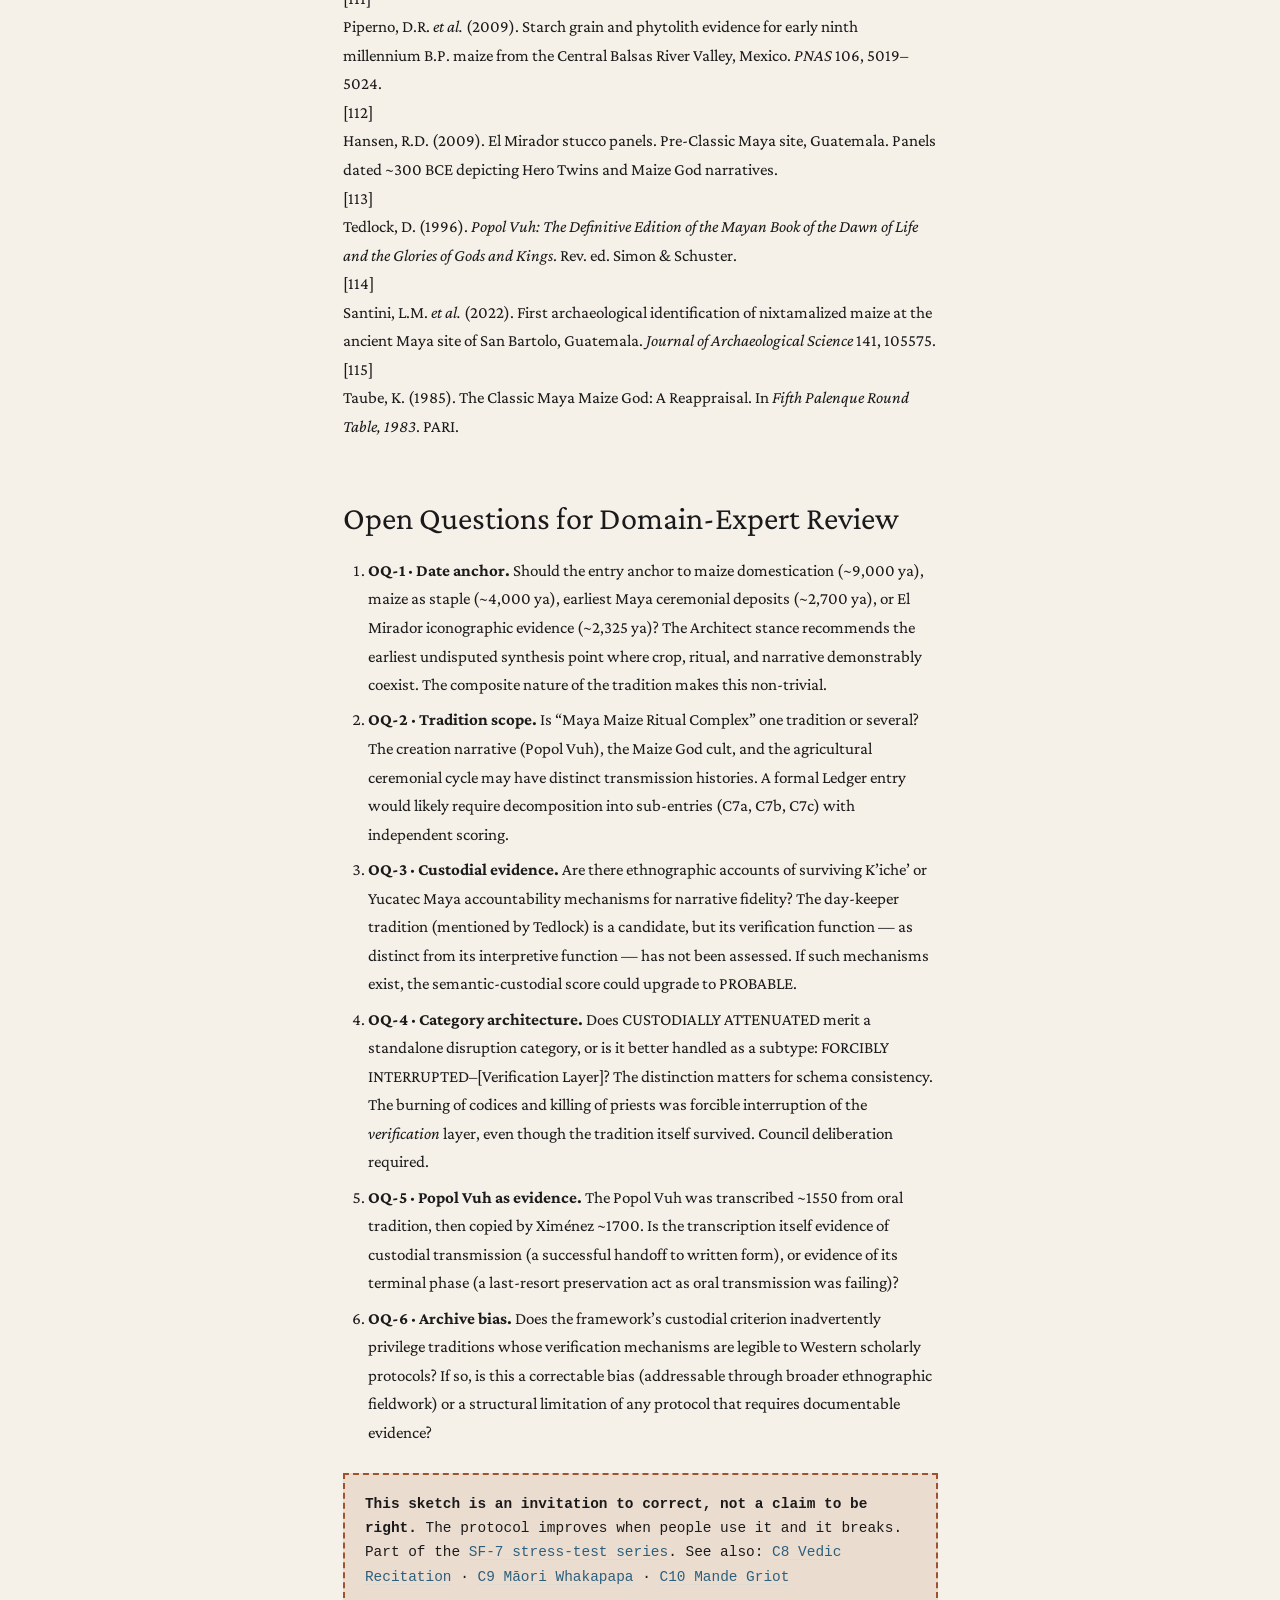
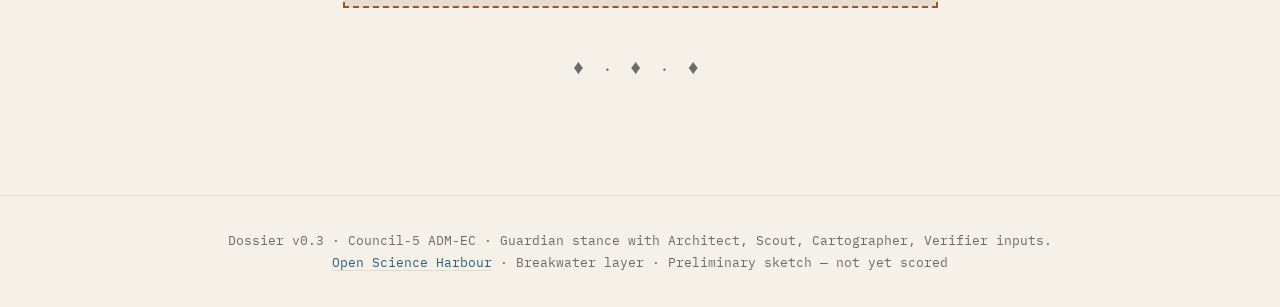
<file: sketch-c7.html>
<!DOCTYPE html>
<html lang="en">
<head>
  <meta charset="UTF-8">
  <meta name="viewport" content="width=device-width, initial-scale=1.0">
  <title>Preliminary Sketch: C7 Maya Maize Ritual &mdash; Generator Layers</title>
  <link rel="stylesheet" href="style.css">
  <link rel="stylesheet" href="sketch-shared.css">
  <style>
    .composite-note {
      font-size: .85rem;
      border: 1px dashed var(--gold, #c9a84c);
      padding: .8rem 1rem;
      margin: 1rem 0;
      background: rgba(201,168,76,.06);
    }
  </style>
</head>
<body>
<header class="site-header">
  <div style="margin-bottom: 1rem;">
    <a class="brand-lockup" href="index.html" aria-label="T(h)reehouse +EC home">
      <img src="emblem-64.svg" alt="T(h)reehouse +EC emblem">
      <img src="wordmark-full.svg" alt="T[h]ree +EC wordmark">
    </a>
  </div>
  <a class="harbour-link" href="https://harbour-architecture.github.io/root/">Open Science Harbour</a>
  <span style="font-family:var(--font-mono);font-size:0.75rem;letter-spacing:0.04em;text-transform:uppercase;color:var(--stone)"> &middot; Breakwater</span>
  <h1 class="site-title">Generator Layers</h1>
  <p class="site-subtitle">Trans-Generational Creative Traditions &mdash; A Field Dossier</p>
</header>
<nav>
  <a href="index.html">Overview</a>
  <a href="background.html">Background</a>
  <a href="architecture.html">Architecture</a>
  <a href="results.html">Results</a>
  <a href="ledger.html">Ledger</a>
  <a href="falsification.html">Falsification</a>
  <a href="references.html">References</a>
  <a href="outreach.html">Essay</a>
</nav>
<main>

  <h1>Preliminary Sketch: C7 &middot; Maya Maize Ritual Complex</h1>

  <div class="sketch-banner">
    <strong>STATUS: PRELIMINARY SKETCH</strong> &mdash; Not a scored Ledger entry.
    This sketch was prompted by external feedback identifying the Maya maize ritual
    as a stress-test case for the custodial channel. It requires domain-expert review
    before formal Ledger promotion. Origin: first external application of the protocol
    (stabilisation condition #4).
  </div>

  <!-- ── Entry Header with Breakwater metadata ── -->
  <h2>Entry Header</h2>

  <dl>
    <dt>ID</dt>                   <dd>C7 (Eurasia &amp; Americas)</dd>
    <dt>Name</dt>                 <dd>Maya Maize Ritual Complex</dd>
    <dt>Region</dt>               <dd>Mesoamerica (Guatemala, Belize, southern Mexico)</dd>
    <dt>Tradition</dt>            <dd>Maize-centred ceremonial cycle (cultivation ritual, creation narrative, Maize God iconography)</dd>
    <dt>Date</dt>                 <dd>~4,000 ya (maize as staple grain in Maya area; conservative ritual anchor)</dd>
    <dt>Date qualifier</dt>       <dd>Conservative. Deeper roots: maize domesticated ~9,000 ya in Balsas River Valley, Mexico. Ceremonial deposits at Ceibal from ~2,700 ya. El Mirador stucco panels depicting Popol Vuh narratives ~2,325 ya. See <em>Multi-Anchor Problem</em> below.</dd>
    <dt>Endorsement Marker</dt>   <dd>Breakwater &middot; Preliminary sketch &middot; Not endorsed as scored entry</dd>
    <dt>Intake Mode</dt>          <dd>REQUEST (prompted by external feedback; not a routine SWEEP)</dd>
    <dt>Constraint Selection</dt> <dd>CANONICAL (Wang <em>et al.</em> 2023 generation interval; standard sensitivity band 25&ndash;30 yr)</dd>
  </dl>

  <div class="composite-note">
    <strong>Composite tradition warning.</strong> This entry currently bundles at least three
    potentially distinct transmission chains: (a) the crop history and cultivation practice,
    (b) the planting-harvest ceremonial cycle, and (c) the semantic-mythic tradition (Maize God,
    Popol Vuh creation narrative). Each may have a different temporal depth, transmission topology,
    and survival profile. For a sketch, this bundling is acceptable. For a formal Ledger entry,
    decomposition into sub-entries (C7a, C7b, C7c) is likely required, with independent scoring
    for each. The depth calculation below applies to the composite; individual components may
    anchor differently.
  </div>

  <!-- ── Depth Calculation ── -->
  <h2>Depth Calculation</h2>

  <div class="timeline-box">
    <p>Primary anchor: ~4,000 ya (onset of maize as keystone crop and Maya civilisational emergence).</p>
    <dl>
      <dt>N at <em>g</em> = 25</dt>   <dd>160 parent layers</dd>
      <dt>N at <em>g</em> = 26.9</dt>  <dd>149 parent layers</dd>
      <dt>N at <em>g</em> = 30</dt>    <dd>133 parent layers</dd>
    </dl>
    <p>All values exceed N &gt; 40 by a factor of &gt;3. Threshold crossing is not in question for any anchor choice. The discriminant lies in <em>level</em> and <em>channel</em>, not depth.</p>
  </div>

  <div class="box-observation">
    <p><strong>Multi-anchor range.</strong> If anchored to maize domestication (~9,000 ya), N rises to 334&ndash;360. If anchored to El Mirador iconographic evidence (~2,325 ya), N drops to 78&ndash;93. All anchors clear the threshold. For a formal entry, the Architect stance recommends anchoring to the earliest undisputed <em>synthesis point</em> &mdash; the moment at which the identity-bearing components (crop, ritual, narrative) demonstrably coexist as a unified tradition &mdash; rather than to the raw material onset. El Mirador (~2,325 ya) is the strongest candidate for this, as its stucco panels depict precisely the Maize God and Hero Twin narratives that persist in the Popol Vuh. This remains an open question (see OQ-1 below).</p>
  </div>

  <!-- ── Score Grid ── -->
  <h2>Score Grid</h2>

  <div class="table-wrap" role="region" aria-labelledby="c7-score-grid-caption" tabindex="0">
    <table class="score-grid stackable">
      <caption id="c7-score-grid-caption">C7 score grid by level and evidence channel</caption>
      <thead>
        <tr><th scope="col">Level</th><th scope="col">Stratigraphic</th><th scope="col">Custodial</th><th scope="col">Notes</th></tr>
      </thead>
      <tbody>
        <tr>
          <td data-label="Level"><strong>Material</strong></td>
          <td data-label="Stratigraphic"><span class="badge-conf">CONFIRMED</span></td>
          <td data-label="Custodial"><span class="badge-undet">UNDERDETERMINED</span></td>
          <td data-label="Notes">Archaeological maize remains, ritual vessels, codex fragments, stucco panels (El Mirador ~300 BCE). No custodial accountability structure available for independent material verification.</td>
        </tr>
        <tr>
          <td data-label="Level"><strong>Practice</strong></td>
          <td data-label="Stratigraphic"><span class="badge-conf">CONFIRMED</span></td>
          <td data-label="Custodial"><span class="badge-prob">PROBABLE</span></td>
          <td data-label="Notes">Nixtamalization archaeologically attested (San Bartolo, 7th&ndash;8th c. CE). Planting-harvest ceremonial cycle continuous through colonial period to present. Living practice persists among modern K&rsquo;iche&rsquo; and other Maya communities, but no formalised cross-community verification mechanism comparable to Aboriginal custodial structures has been documented.</td>
        </tr>
        <tr>
          <td data-label="Level"><strong>Semantic</strong></td>
          <td data-label="Stratigraphic"><span class="badge-prob">PROBABLE</span></td>
          <td data-label="Custodial"><span class="badge-undet">UNDERDETERMINED</span></td>
          <td data-label="Notes">El Mirador panels (~300 BCE) depict Hero Twins and Maize God narratives matching Popol Vuh (transcribed ~1550 CE from pre-contact oral tradition). Modern K&rsquo;iche&rsquo; day-keepers maintain the creation narrative. Semantic continuity is <em>plausible</em>, but the protocol cannot score it as CONFIRMED without a documentable accountability structure for verifying faithful transmission vs post-contact reconstruction.</td>
        </tr>
      </tbody>
    </table>
  </div>

  <!-- ── The Structural Problem ── -->
  <h2>The Structural Problem This Entry Reveals</h2>

  <div class="box-observation">
    <p>The existing framework recognises three disruption types:</p>
    <ul>
      <li><strong>RUPTURED</strong> &mdash; tradition decays internally (e.g. Swabian Jura: no living community carries forward the Lion-Human&rsquo;s meaning).</li>
      <li><strong>FORCIBLY INTERRUPTED</strong> &mdash; tradition destroyed by external violence (e.g. Tasmanian Aboriginal traditions under colonial genocide).</li>
      <li><strong>SPECTACULARISED</strong> &mdash; tradition formally survives but meaning collapses through commodification.</li>
    </ul>
    <p>The Maya maize ritual fits none of these cleanly. The tradition survived colonial violence. The practice persists. The meaning system may well be intact. But the custodial accountability infrastructure &mdash; the institutional mechanisms by which a community verifies, sanctions, and corrects transmission &mdash; was degraded or destroyed by Spanish colonial suppression (burning of codices, killing of priestly lineages, forced conversion).</p>
  </div>

  <div class="box-inference">
    <p>What was lost is not the tradition itself, but the <strong>community&rsquo;s capacity to externally verify its own fidelity</strong>. The K&rsquo;iche&rsquo; may well know that their maize narrative is the same as it was before 1524. But there is no surviving institutional mechanism &mdash; comparable to Aboriginal cross-clan corroboration, ritual sanctions for misstatement, or multi-elder review &mdash; that would let an external protocol confirm this independently. The practice survives; the means of proving semantic fidelity does not.</p>
  </div>

  <div class="box-proposal">
    <h4 style="margin-top:0;">Proposed New Disruption Category: CUSTODIALLY ATTENUATED</h4>

    <p><strong>Proposed tag: CUSTODIALLY ATTENUATED.</strong> Definition: tradition persists, verification infrastructure degraded by external disruption. Distinct from FORCIBLY INTERRUPTED (where the tradition itself is destroyed) and from RUPTURED (where decay is internal). This tag describes cases where the transmission signal survives but the error-correction infrastructure was dismantled.</p>

    <p>The feedback that prompted this sketch observed: <em>&ldquo;I think that is where most traditions fail.&rdquo;</em> This is a hypothesis worth testing, not a confirmed finding. It is <em>possible</em> that CUSTODIALLY ATTENUATED describes a widespread pattern affecting Mesoamerican, West African, South Asian, Polynesian, and other long-duration traditions whose verification infrastructure was targeted by colonial disruption. If so, the Australian corridor&rsquo;s distinctiveness may lie not in the age or richness of its traditions (African evidence goes deeper in material terms) but in the survival of its custodial accountability structures through colonial contact. However, this generalisation currently rests on a single illustrative case. It requires systematic testing against the traditions listed in ST-1 before it can be treated as a structural claim about the global evidence landscape. See SF-7 below.</p>

    <p><strong>Open deliberation:</strong> Does CUSTODIALLY ATTENUATED merit a standalone category, or is it better handled as a subtype of FORCIBLY INTERRUPTED (i.e. FORCIBLY INTERRUPTED&ndash;[Verification Layer])? The framework needs a Council deliberation with explicit scope-definition before the tag is formalised. See OQ-4 below.</p>
  </div>

  <!-- ── Methodological Defence ── -->
  <h2>Methodological Note: Archive Bias</h2>

  <div class="box-inference">
    <p>A critical reader could object that the framework unintentionally privileges traditions that left <em>externally legible</em> verification institutions &mdash; that is, accountability structures recognisable to Western scholarly protocols. Under this reading, the custodial channel does not measure transmission fidelity <em>per se</em>, but rather the degree to which a community&rsquo;s internal verification practices happen to be documentable by external observers and compatible with the evidentiary standards of the archaeological and anthropological literature.</p>

    <p>This objection has force. The protocol&rsquo;s epistemic asymmetry (GF-4) may not be a neutral property of the evidence. It may partly reflect what colonial archives, ethnographic fieldwork, and current scholarship are <em>able to detect</em>. Communities whose accountability mechanisms are encoded in forms unfamiliar to Western institutional frameworks &mdash; kinship-embedded correction, embodied ritual sanction, linguistic registers inaccessible without initiation &mdash; may possess robust verification infrastructure that the protocol cannot see.</p>

    <p>The framework acknowledges this limitation without claiming to resolve it. The custodial channel is designed to register evidence <em>when it is available and documentable</em>, not to assert that absence of documentable evidence equals absence of verification. The UNDERDETERMINED classification is precisely intended to mark this gap: it says the protocol lacks the means to score, not that the tradition lacks the means to verify. Whether future ethnographic work can narrow this gap for specific traditions is an empirical question (see Discriminant Condition below).</p>
  </div>

  <!-- ── Scope Note ── -->
  <h2>Scope Note: Generator Layers vs Breakwater Ledger</h2>

  <div class="box-observation">
    <p>The Breakwater Claim Analysis Ledger (v1.0-rc) is scoped as a forensic measurement instrument for scientific claims, producing COMPATIBLE / UNDERDETERMINED / INCONSISTENT classifications against explicit constraints. The Generator Layers dossier applies this architecture to a specific domain: the assessment of trans-generational creative tradition vitality. The score grid above uses CONFIRMED / PROBABLE / UNDERDETERMINED / RUPTURED classifications adapted for this domain, not the Ledger&rsquo;s canonical three-value output.</p>

    <p>This adaptation is deliberate. The underlying protocol &mdash; claim, predictions, constraints, comparison, classification &mdash; follows the Ledger schema. The vocabulary is domain-specific. Both the adaptation and its boundaries are recorded here for architectural transparency. The Generator Layers dossier borrows the Ledger&rsquo;s visual language and epistemic discipline; it does not claim to <em>be</em> the Ledger.</p>
  </div>

  <!-- ── Discriminant Condition ── -->
  <h2>Discriminant Condition</h2>

  <div class="field-note">
    <p><strong>Discriminant:</strong> Identification of a pre-contact Maya custodial accountability mechanism &mdash; cross-community verification of narrative fidelity, sanctions for misstatement, or institutional succession of interpretive authority &mdash; that survived the colonial period in documentable form.</p>
    <p><strong>Feasibility:</strong> <span style="color:#8b6914;">MODERATE</span>. Ethnographic fieldwork among K&rsquo;iche&rsquo;, Yucatec, and other Maya communities could reveal surviving accountability practices not yet documented in the archaeological or anthropological literature. The Popol Vuh&rsquo;s own transmission history (oral tradition &rarr; K&rsquo;iche&rsquo; script ~1550 &rarr; Xim&eacute;nez transcription ~1700) suggests some chain of custodial authority existed at least through the early colonial period. Whether it persists in functional form is an open empirical question. The archive-bias caveat (see above) applies: absence of documentation does not confirm absence of mechanism.</p>
  </div>

  <!-- ── Scout Flag ── -->
  <h2>Proposed Scout Flag</h2>

  <div class="scout-flag">
    <p><strong>SF-7 &middot; Custodial attenuation as potential global pattern.</strong> If the Maya case generalises, then the framework&rsquo;s epistemic asymmetry (GF-4) may not be a quirk of the evidence base but a structural feature of post-colonial knowledge: many long-duration traditions outside Australia would ceiling at Semantic-UNDERDETERMINED because their verification infrastructure was targeted by colonial disruption. This is currently a hypothesis derived from a single case. <em>Action:</em> Test against Polynesian genealogical chants (ST-1), West African drumming traditions, and South Asian temple lineages. If all show the same custodial-attenuation pattern, the framework must formally acknowledge it. If they do not &mdash; if some traditions outside Australia retain documentable accountability structures &mdash; then the category is valid but the global-default claim is not. Either outcome is informative.</p>
  </div>

  <!-- ── Sources ── -->
  <h2>Sources (Preliminary)</h2>

  <dl>
    <dt>[110]</dt><dd>Kennett, D.J. <em>et al.</em> (2020). Early isotopic evidence for maize as a staple grain in the Americas. <em>Science Advances</em> 6, eaba3245.</dd>
    <dt>[111]</dt><dd>Piperno, D.R. <em>et al.</em> (2009). Starch grain and phytolith evidence for early ninth millennium B.P. maize from the Central Balsas River Valley, Mexico. <em>PNAS</em> 106, 5019&ndash;5024.</dd>
    <dt>[112]</dt><dd>Hansen, R.D. (2009). El Mirador stucco panels. Pre-Classic Maya site, Guatemala. Panels dated ~300 BCE depicting Hero Twins and Maize God narratives.</dd>
    <dt>[113]</dt><dd>Tedlock, D. (1996). <em>Popol Vuh: The Definitive Edition of the Mayan Book of the Dawn of Life and the Glories of Gods and Kings</em>. Rev. ed. Simon &amp; Schuster.</dd>
    <dt>[114]</dt><dd>Santini, L.M. <em>et al.</em> (2022). First archaeological identification of nixtamalized maize at the ancient Maya site of San Bartolo, Guatemala. <em>Journal of Archaeological Science</em> 141, 105575.</dd>
    <dt>[115]</dt><dd>Taube, K. (1985). The Classic Maya Maize God: A Reappraisal. In <em>Fifth Palenque Round Table, 1983</em>. PARI.</dd>
  </dl>

  <!-- ── Open Questions ── -->
  <h2>Open Questions for Domain-Expert Review</h2>

  <ol>
    <li><strong>OQ-1 &middot; Date anchor.</strong> Should the entry anchor to maize domestication (~9,000 ya), maize as staple (~4,000 ya), earliest Maya ceremonial deposits (~2,700 ya), or El Mirador iconographic evidence (~2,325 ya)? The Architect stance recommends the earliest undisputed synthesis point where crop, ritual, and narrative demonstrably coexist. The composite nature of the tradition makes this non-trivial.</li>
    <li><strong>OQ-2 &middot; Tradition scope.</strong> Is &ldquo;Maya Maize Ritual Complex&rdquo; one tradition or several? The creation narrative (Popol Vuh), the Maize God cult, and the agricultural ceremonial cycle may have distinct transmission histories. A formal Ledger entry would likely require decomposition into sub-entries (C7a, C7b, C7c) with independent scoring.</li>
    <li><strong>OQ-3 &middot; Custodial evidence.</strong> Are there ethnographic accounts of surviving K&rsquo;iche&rsquo; or Yucatec Maya accountability mechanisms for narrative fidelity? The day-keeper tradition (mentioned by Tedlock) is a candidate, but its verification function &mdash; as distinct from its interpretive function &mdash; has not been assessed. If such mechanisms exist, the semantic-custodial score could upgrade to PROBABLE.</li>
    <li><strong>OQ-4 &middot; Category architecture.</strong> Does CUSTODIALLY ATTENUATED merit a standalone disruption category, or is it better handled as a subtype: FORCIBLY INTERRUPTED&ndash;[Verification Layer]? The distinction matters for schema consistency. The burning of codices and killing of priests was forcible interruption of the <em>verification</em> layer, even though the tradition itself survived. Council deliberation required.</li>
    <li><strong>OQ-5 &middot; Popol Vuh as evidence.</strong> The Popol Vuh was transcribed ~1550 from oral tradition, then copied by Xim&eacute;nez ~1700. Is the transcription itself evidence of custodial transmission (a successful handoff to written form), or evidence of its terminal phase (a last-resort preservation act as oral transmission was failing)?</li>
    <li><strong>OQ-6 &middot; Archive bias.</strong> Does the framework&rsquo;s custodial criterion inadvertently privilege traditions whose verification mechanisms are legible to Western scholarly protocols? If so, is this a correctable bias (addressable through broader ethnographic fieldwork) or a structural limitation of any protocol that requires documentable evidence?</li>
  </ol>

  <div class="sketch-banner">
    <strong>This sketch is an invitation to correct, not a claim to be right.</strong>
    The protocol improves when people use it and it breaks.<br>
    Part of the <a href="sf7-synthesis.html">SF-7 stress-test series</a>.
    See also: <a href="sketch-c8.html">C8 Vedic Recitation</a> &middot;
    <a href="sketch-c9.html">C9 M&#257;ori Whakapapa</a> &middot;
    <a href="sketch-c10.html">C10 Mande Griot</a>
  </div>

  <div class="compass">&diams; &middot; &diams; &middot; &diams;</div>
</main>
<footer>
  Dossier v0.3 &middot; Council-5 ADM-EC &middot; Guardian stance with Architect, Scout,
  Cartographer, Verifier inputs.<br>
  <a href="https://harbour-architecture.github.io/root/">Open Science Harbour</a> &middot;
  Breakwater layer &middot; Preliminary sketch &mdash; not yet scored
</footer>
</body>
</html>
</file>
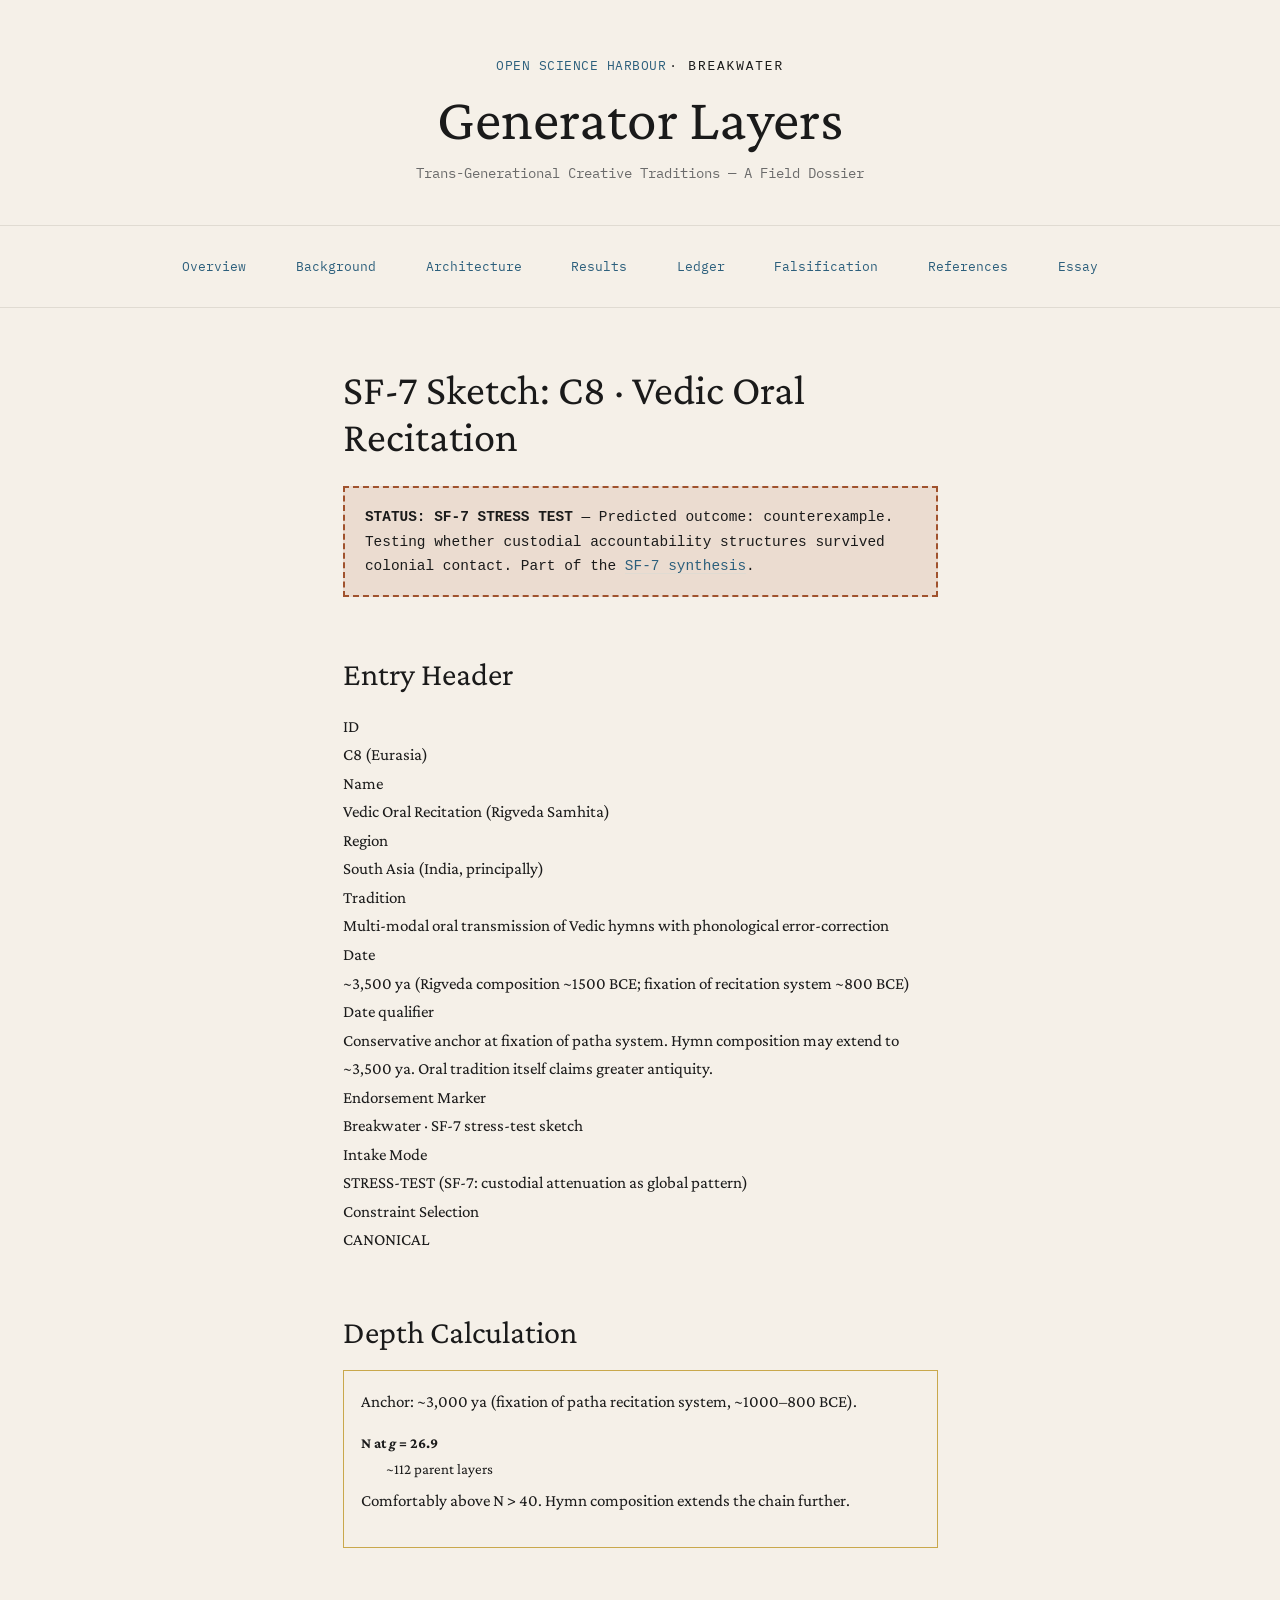
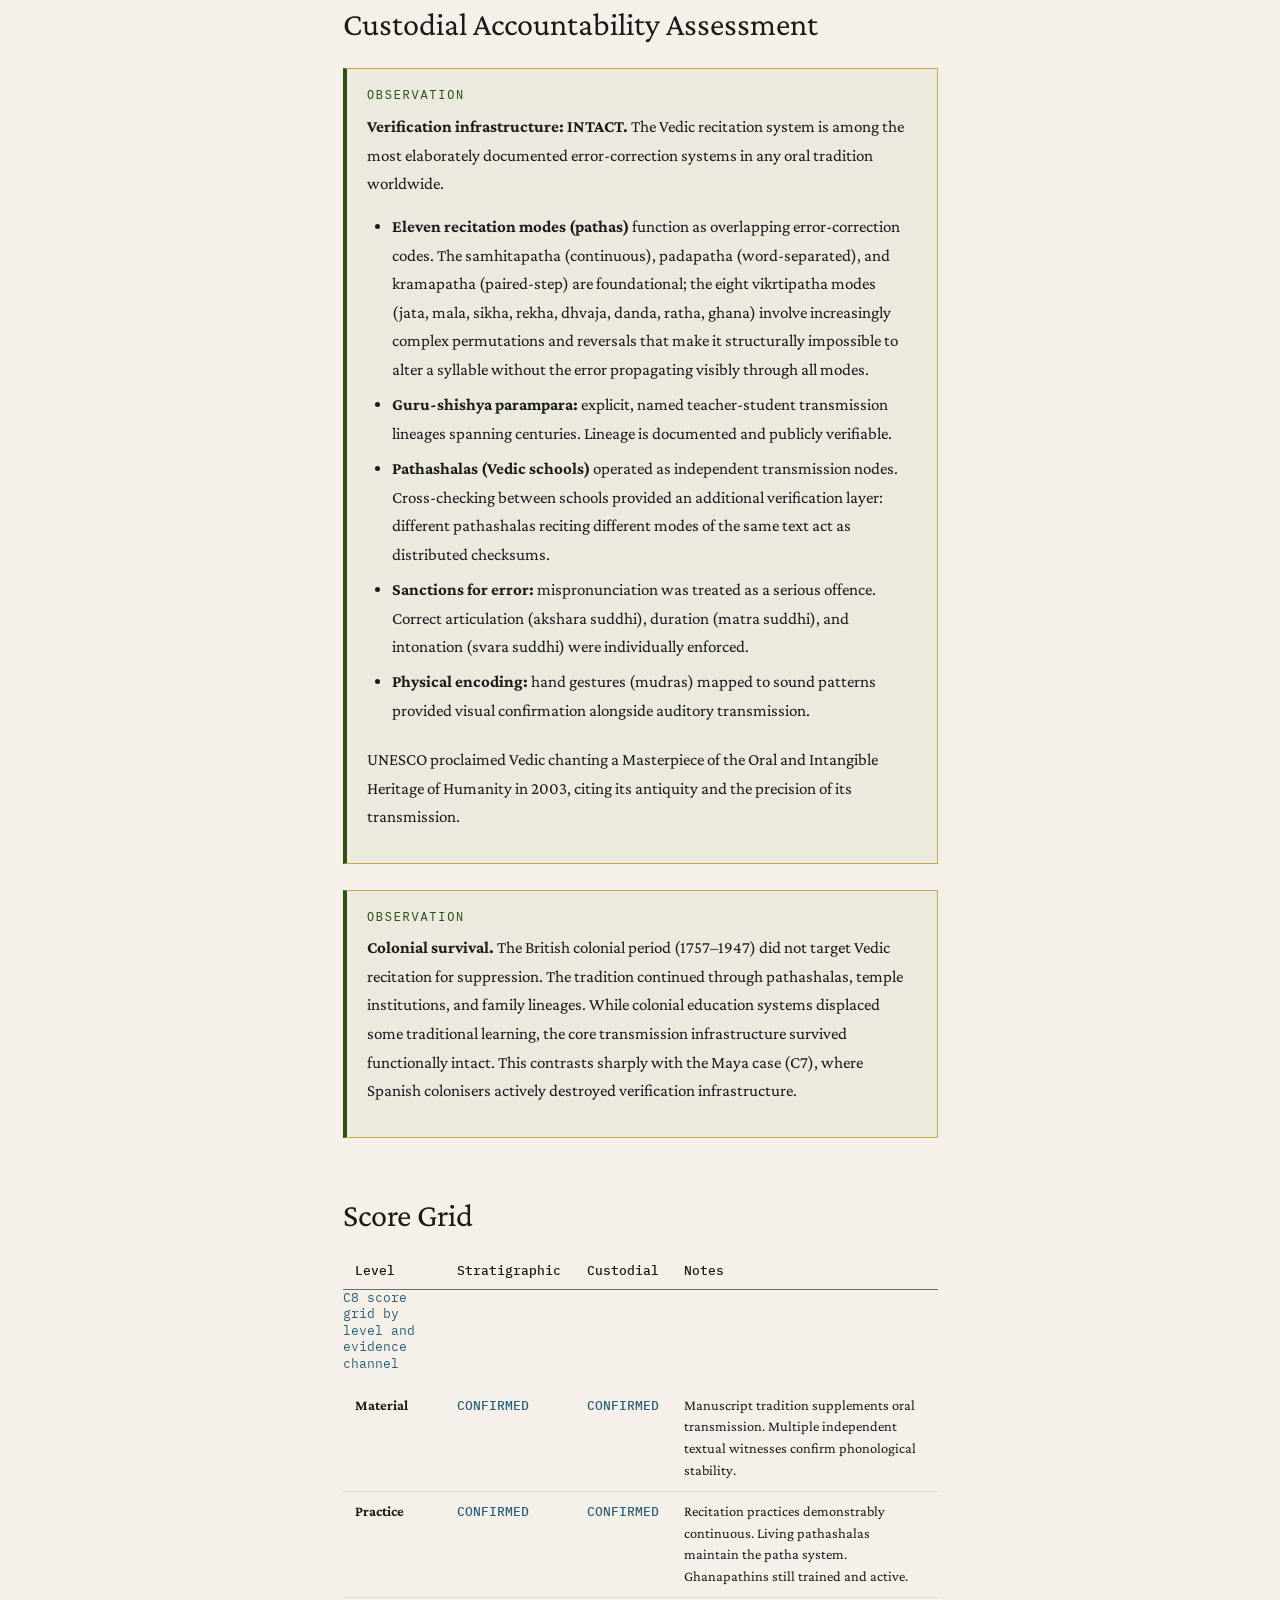
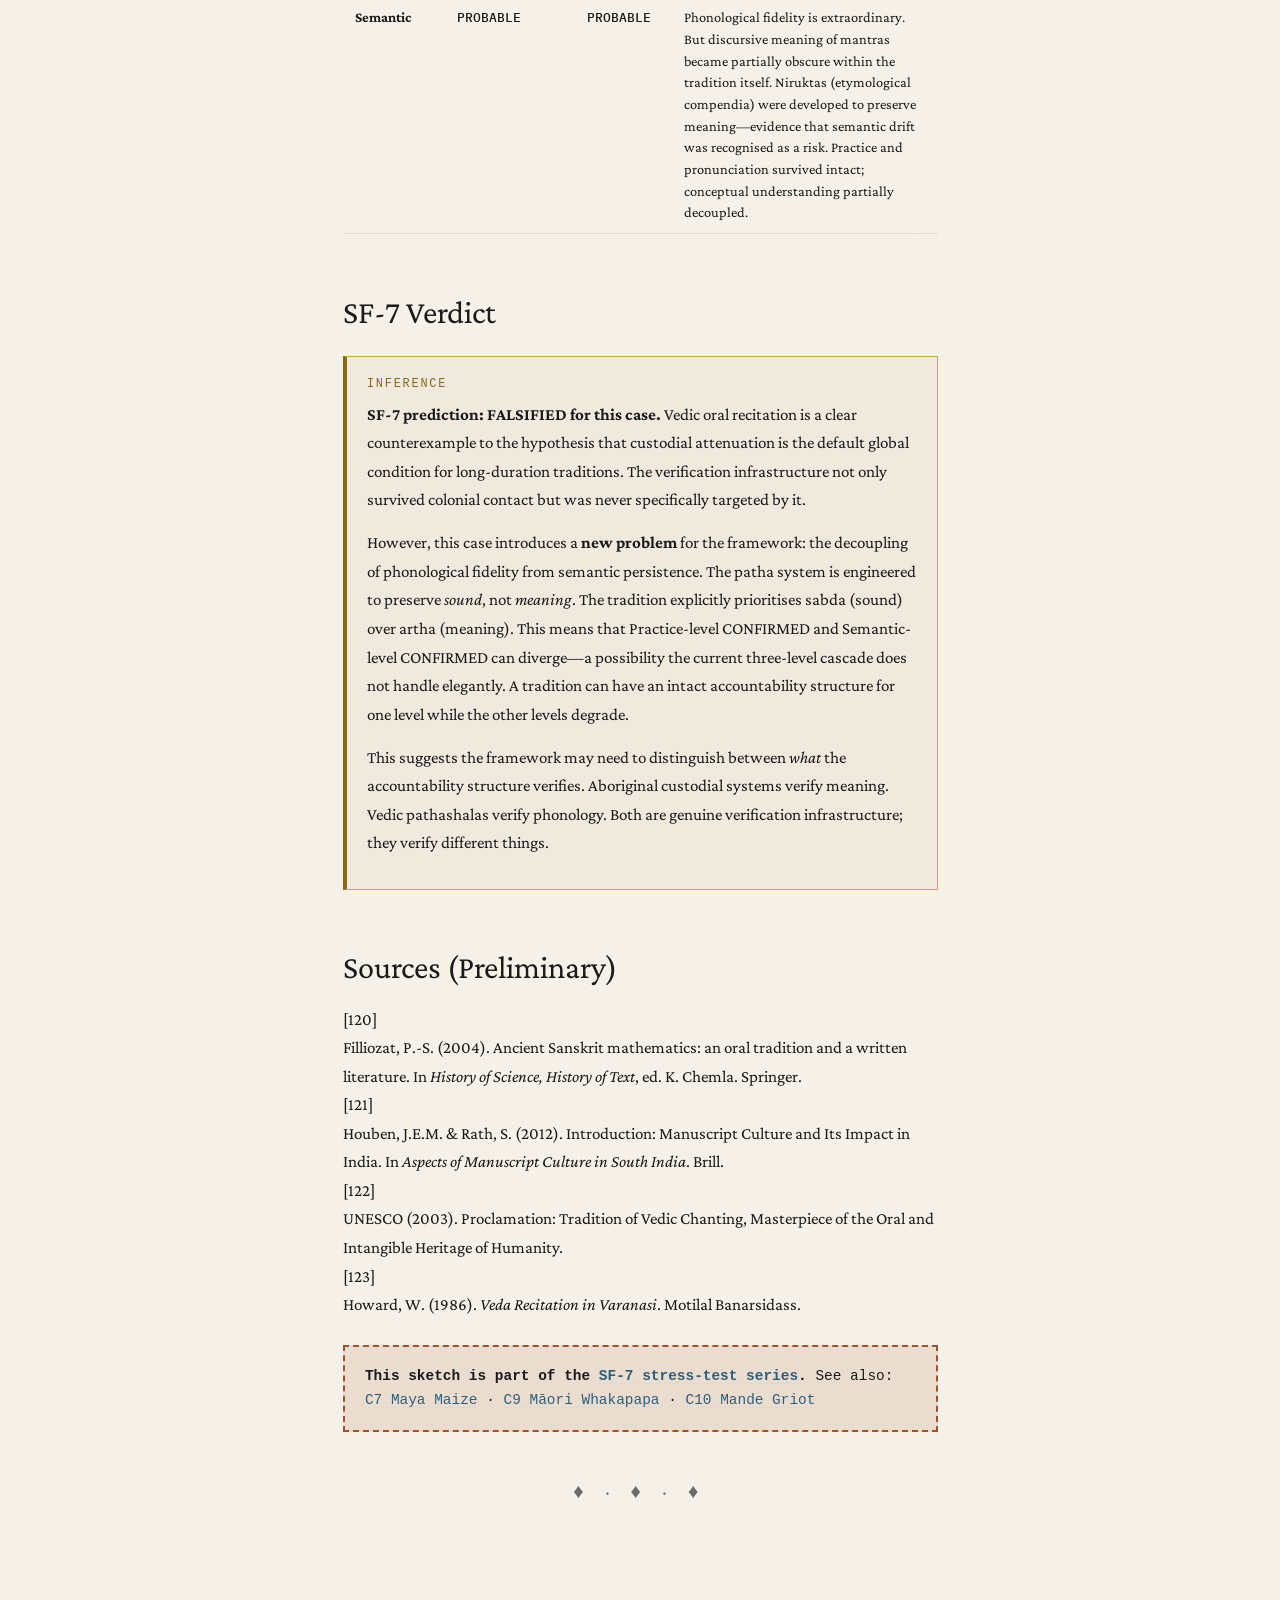
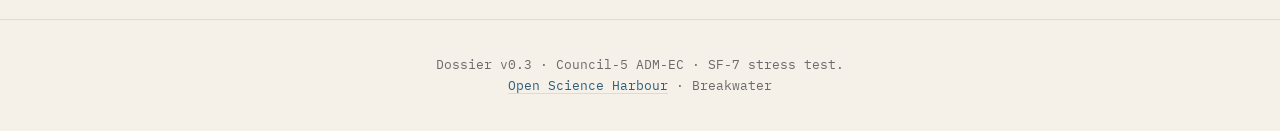
<file: sketch-c8.html>
<!DOCTYPE html>
<html lang="en">
<head>
  <meta charset="UTF-8">
  <meta name="viewport" content="width=device-width, initial-scale=1.0">
  <title>SF-7 Sketch: Vedic Oral Recitation &mdash; Generator Layers</title>
  <link rel="stylesheet" href="style.css">
  <link rel="stylesheet" href="sketch-shared.css">
</head>
<body>
<header class="site-header">
  <a class="harbour-link" href="https://harbour-architecture.github.io/root/">Open Science Harbour</a>
  <span style="font-family:'Special Elite',monospace;font-size:.75rem;letter-spacing:.15em;text-transform:uppercase;color:var(--ink-light)"> &middot; Breakwater</span>
  <h1 class="site-title">Generator Layers</h1>
  <p class="site-subtitle">Trans-Generational Creative Traditions &mdash; A Field Dossier</p>
</header>
<nav>
  <a href="index.html">Overview</a>
  <a href="background.html">Background</a>
  <a href="architecture.html">Architecture</a>
  <a href="results.html">Results</a>
  <a href="ledger.html">Ledger</a>
  <a href="falsification.html">Falsification</a>
  <a href="references.html">References</a>
  <a href="outreach.html">Essay</a>
</nav>
<main>

  <h1>SF-7 Sketch: C8 &middot; Vedic Oral Recitation</h1>

  <div class="sketch-banner">
    <strong>STATUS: SF-7 STRESS TEST</strong> &mdash; Predicted outcome: counterexample.
    Testing whether custodial accountability structures survived colonial contact.
    Part of the <a href="sf7-synthesis.html">SF-7 synthesis</a>.
  </div>

  <h2>Entry Header</h2>
  <dl>
    <dt>ID</dt>                   <dd>C8 (Eurasia)</dd>
    <dt>Name</dt>                 <dd>Vedic Oral Recitation (Rigveda Samhita)</dd>
    <dt>Region</dt>               <dd>South Asia (India, principally)</dd>
    <dt>Tradition</dt>            <dd>Multi-modal oral transmission of Vedic hymns with phonological error-correction</dd>
    <dt>Date</dt>                 <dd>~3,500 ya (Rigveda composition ~1500 BCE; fixation of recitation system ~800 BCE)</dd>
    <dt>Date qualifier</dt>       <dd>Conservative anchor at fixation of patha system. Hymn composition may extend to ~3,500 ya. Oral tradition itself claims greater antiquity.</dd>
    <dt>Endorsement Marker</dt>   <dd>Breakwater &middot; SF-7 stress-test sketch</dd>
    <dt>Intake Mode</dt>          <dd>STRESS-TEST (SF-7: custodial attenuation as global pattern)</dd>
    <dt>Constraint Selection</dt> <dd>CANONICAL</dd>
  </dl>

  <h2>Depth Calculation</h2>
  <div class="timeline-box">
    <p>Anchor: ~3,000 ya (fixation of patha recitation system, ~1000&ndash;800 BCE).</p>
    <dl>
      <dt>N at <em>g</em> = 26.9</dt>  <dd>~112 parent layers</dd>
    </dl>
    <p>Comfortably above N &gt; 40. Hymn composition extends the chain further.</p>
  </div>

  <h2>Custodial Accountability Assessment</h2>

  <div class="box-observation">
    <p><strong>Verification infrastructure: INTACT.</strong> The Vedic recitation system is among the most elaborately documented error-correction systems in any oral tradition worldwide.</p>
    <ul>
      <li><strong>Eleven recitation modes (pathas)</strong> function as overlapping error-correction codes. The samhitapatha (continuous), padapatha (word-separated), and kramapatha (paired-step) are foundational; the eight vikrtipatha modes (jata, mala, sikha, rekha, dhvaja, danda, ratha, ghana) involve increasingly complex permutations and reversals that make it structurally impossible to alter a syllable without the error propagating visibly through all modes.</li>
      <li><strong>Guru-shishya parampara:</strong> explicit, named teacher-student transmission lineages spanning centuries. Lineage is documented and publicly verifiable.</li>
      <li><strong>Pathashalas (Vedic schools)</strong> operated as independent transmission nodes. Cross-checking between schools provided an additional verification layer: different pathashalas reciting different modes of the same text act as distributed checksums.</li>
      <li><strong>Sanctions for error:</strong> mispronunciation was treated as a serious offence. Correct articulation (akshara suddhi), duration (matra suddhi), and intonation (svara suddhi) were individually enforced.</li>
      <li><strong>Physical encoding:</strong> hand gestures (mudras) mapped to sound patterns provided visual confirmation alongside auditory transmission.</li>
    </ul>
    <p>UNESCO proclaimed Vedic chanting a Masterpiece of the Oral and Intangible Heritage of Humanity in 2003, citing its antiquity and the precision of its transmission.</p>
  </div>

  <div class="box-observation">
    <p><strong>Colonial survival.</strong> The British colonial period (1757&ndash;1947) did not target Vedic recitation for suppression. The tradition continued through pathashalas, temple institutions, and family lineages. While colonial education systems displaced some traditional learning, the core transmission infrastructure survived functionally intact. This contrasts sharply with the Maya case (C7), where Spanish colonisers actively destroyed verification infrastructure.</p>
  </div>

  <h2>Score Grid</h2>
  <div class="table-wrap" role="region" aria-labelledby="c8-score-grid-caption" tabindex="0">
    <table class="score-grid stackable">
      <caption id="c8-score-grid-caption">C8 score grid by level and evidence channel</caption>
      <thead>
        <tr><th scope="col">Level</th><th scope="col">Stratigraphic</th><th scope="col">Custodial</th><th scope="col">Notes</th></tr>
      </thead>
      <tbody>
        <tr>
          <td data-label="Level"><strong>Material</strong></td>
          <td data-label="Stratigraphic"><span class="badge-conf">CONFIRMED</span></td>
          <td data-label="Custodial"><span class="badge-conf">CONFIRMED</span></td>
          <td data-label="Notes">Manuscript tradition supplements oral transmission. Multiple independent textual witnesses confirm phonological stability.</td>
        </tr>
        <tr>
          <td data-label="Level"><strong>Practice</strong></td>
          <td data-label="Stratigraphic"><span class="badge-conf">CONFIRMED</span></td>
          <td data-label="Custodial"><span class="badge-conf">CONFIRMED</span></td>
          <td data-label="Notes">Recitation practices demonstrably continuous. Living pathashalas maintain the patha system. Ghanapathins still trained and active.</td>
        </tr>
        <tr>
          <td data-label="Level"><strong>Semantic</strong></td>
          <td data-label="Stratigraphic"><span class="badge-prob">PROBABLE</span></td>
          <td data-label="Custodial"><span class="badge-prob">PROBABLE</span></td>
          <td data-label="Notes">Phonological fidelity is extraordinary. But discursive meaning of mantras became partially obscure within the tradition itself. Niruktas (etymological compendia) were developed to preserve meaning&mdash;evidence that semantic drift was recognised as a risk. Practice and pronunciation survived intact; conceptual understanding partially decoupled.</td>
        </tr>
      </tbody>
    </table>
  </div>

  <h2>SF-7 Verdict</h2>

  <div class="box-inference">
    <p><strong>SF-7 prediction: FALSIFIED for this case.</strong> Vedic oral recitation is a clear counterexample to the hypothesis that custodial attenuation is the default global condition for long-duration traditions. The verification infrastructure not only survived colonial contact but was never specifically targeted by it.</p>

    <p>However, this case introduces a <strong>new problem</strong> for the framework: the decoupling of phonological fidelity from semantic persistence. The patha system is engineered to preserve <em>sound</em>, not <em>meaning</em>. The tradition explicitly prioritises sabda (sound) over artha (meaning). This means that Practice-level CONFIRMED and Semantic-level CONFIRMED can diverge&mdash;a possibility the current three-level cascade does not handle elegantly. A tradition can have an intact accountability structure for one level while the other levels degrade.</p>

    <p>This suggests the framework may need to distinguish between <em>what</em> the accountability structure verifies. Aboriginal custodial systems verify meaning. Vedic pathashalas verify phonology. Both are genuine verification infrastructure; they verify different things.</p>
  </div>

  <h2>Sources (Preliminary)</h2>
  <dl>
    <dt>[120]</dt><dd>Filliozat, P.-S. (2004). Ancient Sanskrit mathematics: an oral tradition and a written literature. In <em>History of Science, History of Text</em>, ed. K. Chemla. Springer.</dd>
    <dt>[121]</dt><dd>Houben, J.E.M. &amp; Rath, S. (2012). Introduction: Manuscript Culture and Its Impact in India. In <em>Aspects of Manuscript Culture in South India</em>. Brill.</dd>
    <dt>[122]</dt><dd>UNESCO (2003). Proclamation: Tradition of Vedic Chanting, Masterpiece of the Oral and Intangible Heritage of Humanity.</dd>
    <dt>[123]</dt><dd>Howard, W. (1986). <em>Veda Recitation in Varanasi</em>. Motilal Banarsidass.</dd>
  </dl>

  <div class="sketch-banner">
    <strong>This sketch is part of the <a href="sf7-synthesis.html">SF-7 stress-test series</a>.</strong>
    See also: <a href="sketch-c7.html">C7 Maya Maize</a> &middot; <a href="sketch-c9.html">C9 M&#257;ori Whakapapa</a> &middot; <a href="sketch-c10.html">C10 Mande Griot</a>
  </div>

  <div class="compass">&diams; &middot; &diams; &middot; &diams;</div>
</main>
<footer>
  Dossier v0.3 &middot; Council-5 ADM-EC &middot; SF-7 stress test.<br>
  <a href="https://harbour-architecture.github.io/root/">Open Science Harbour</a> &middot; Breakwater
</footer>
</body>
</html>
</file>
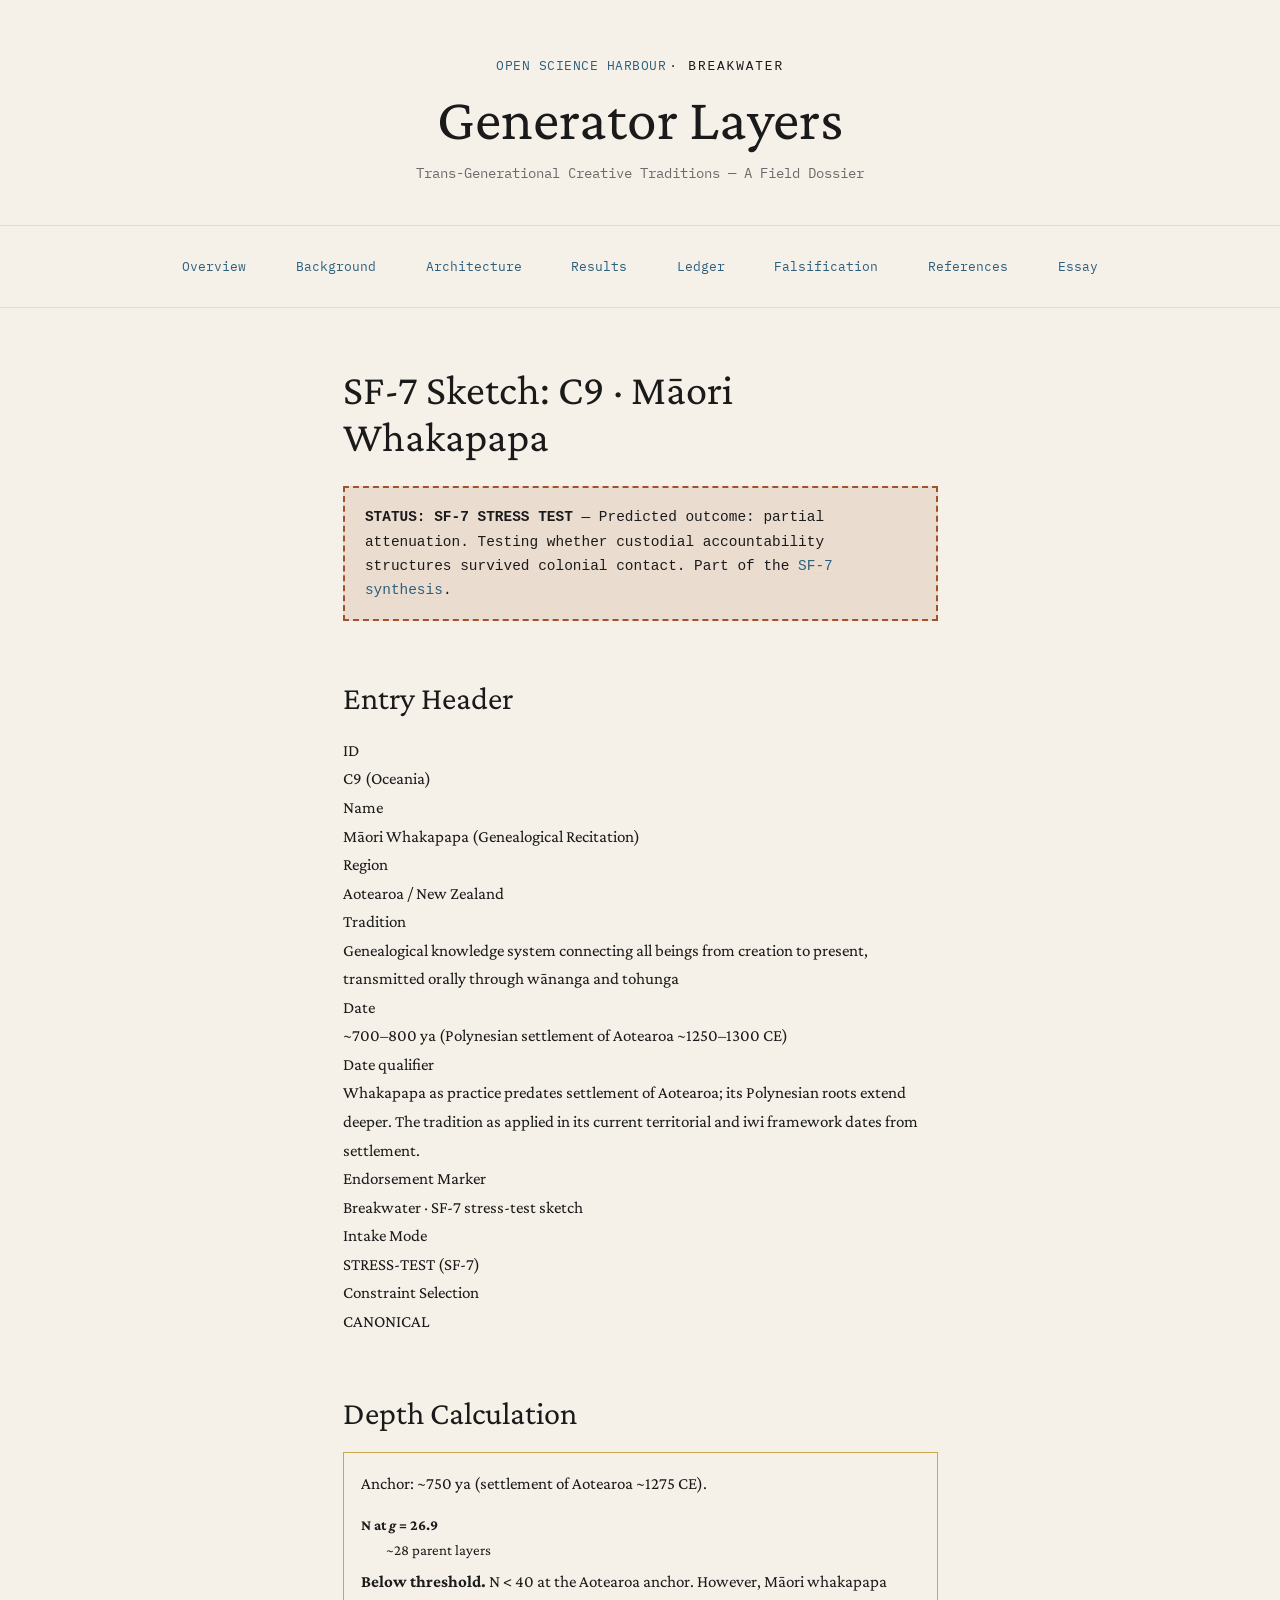
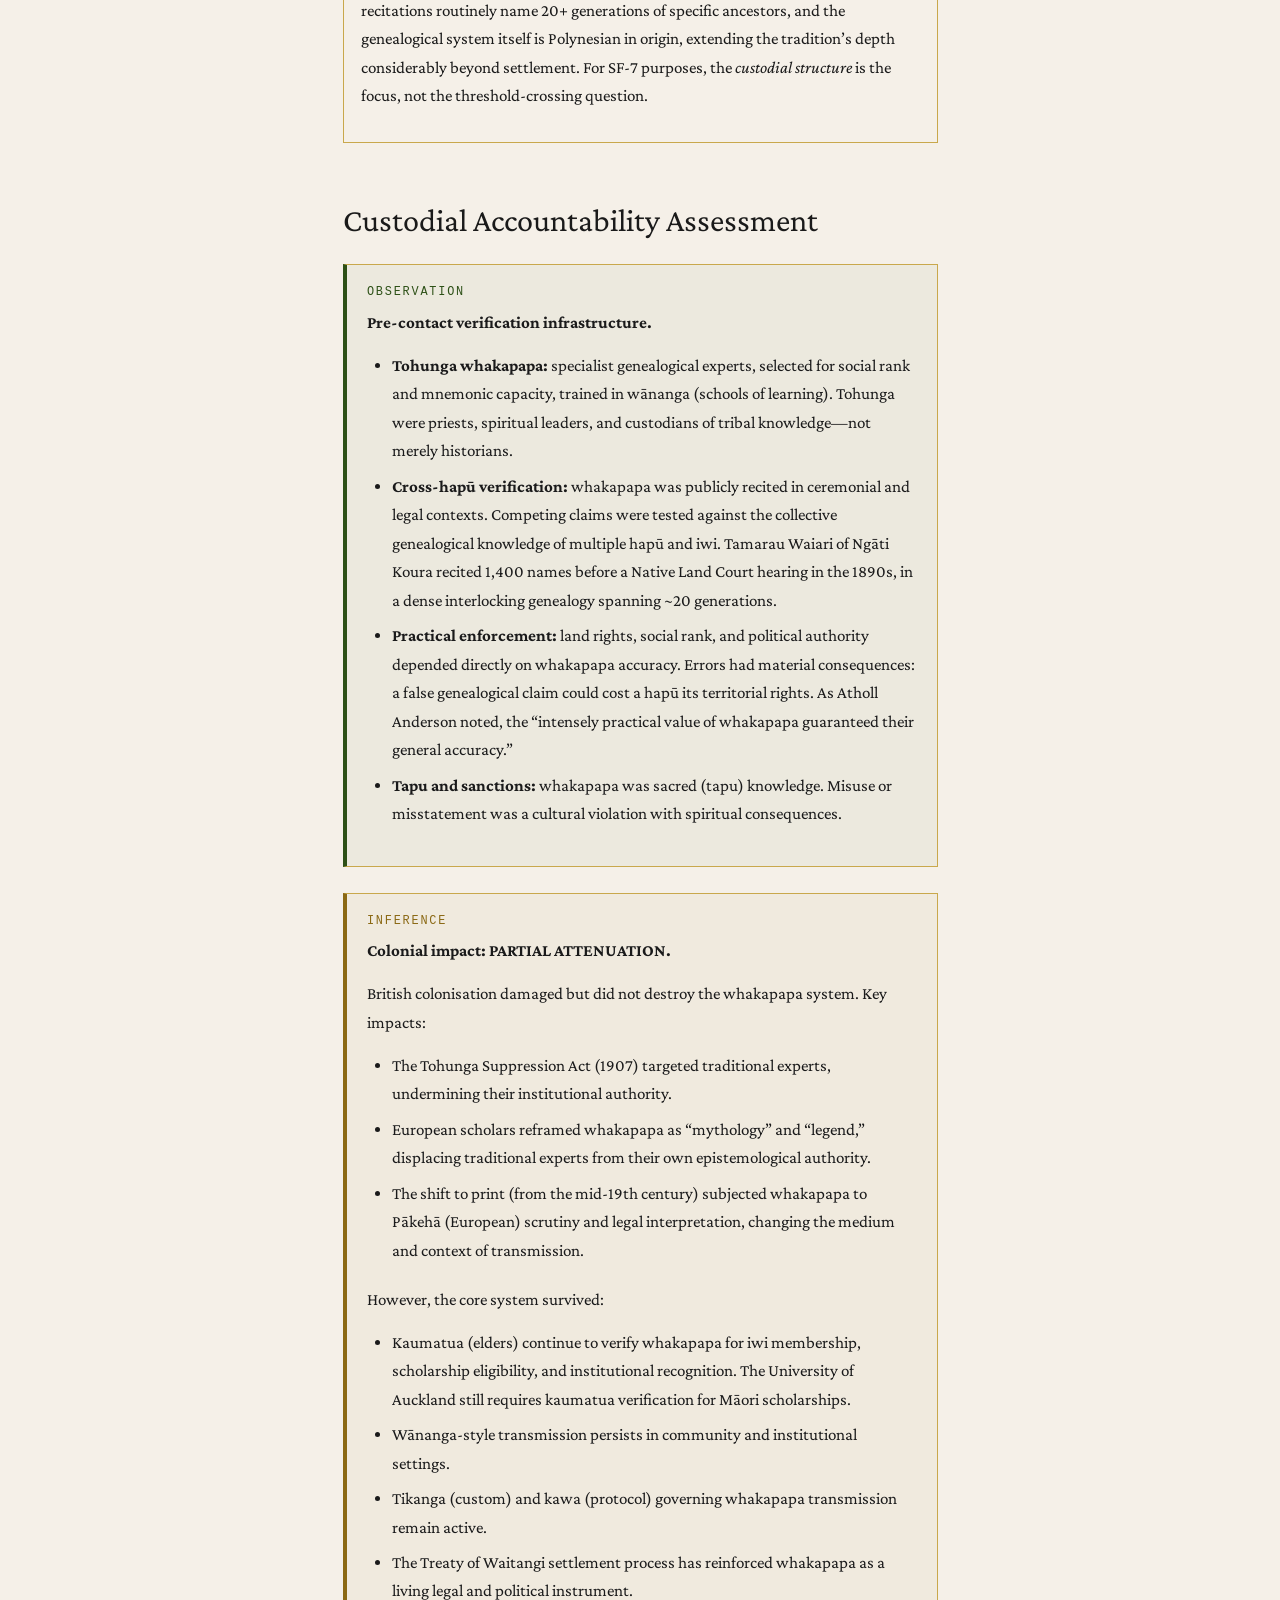
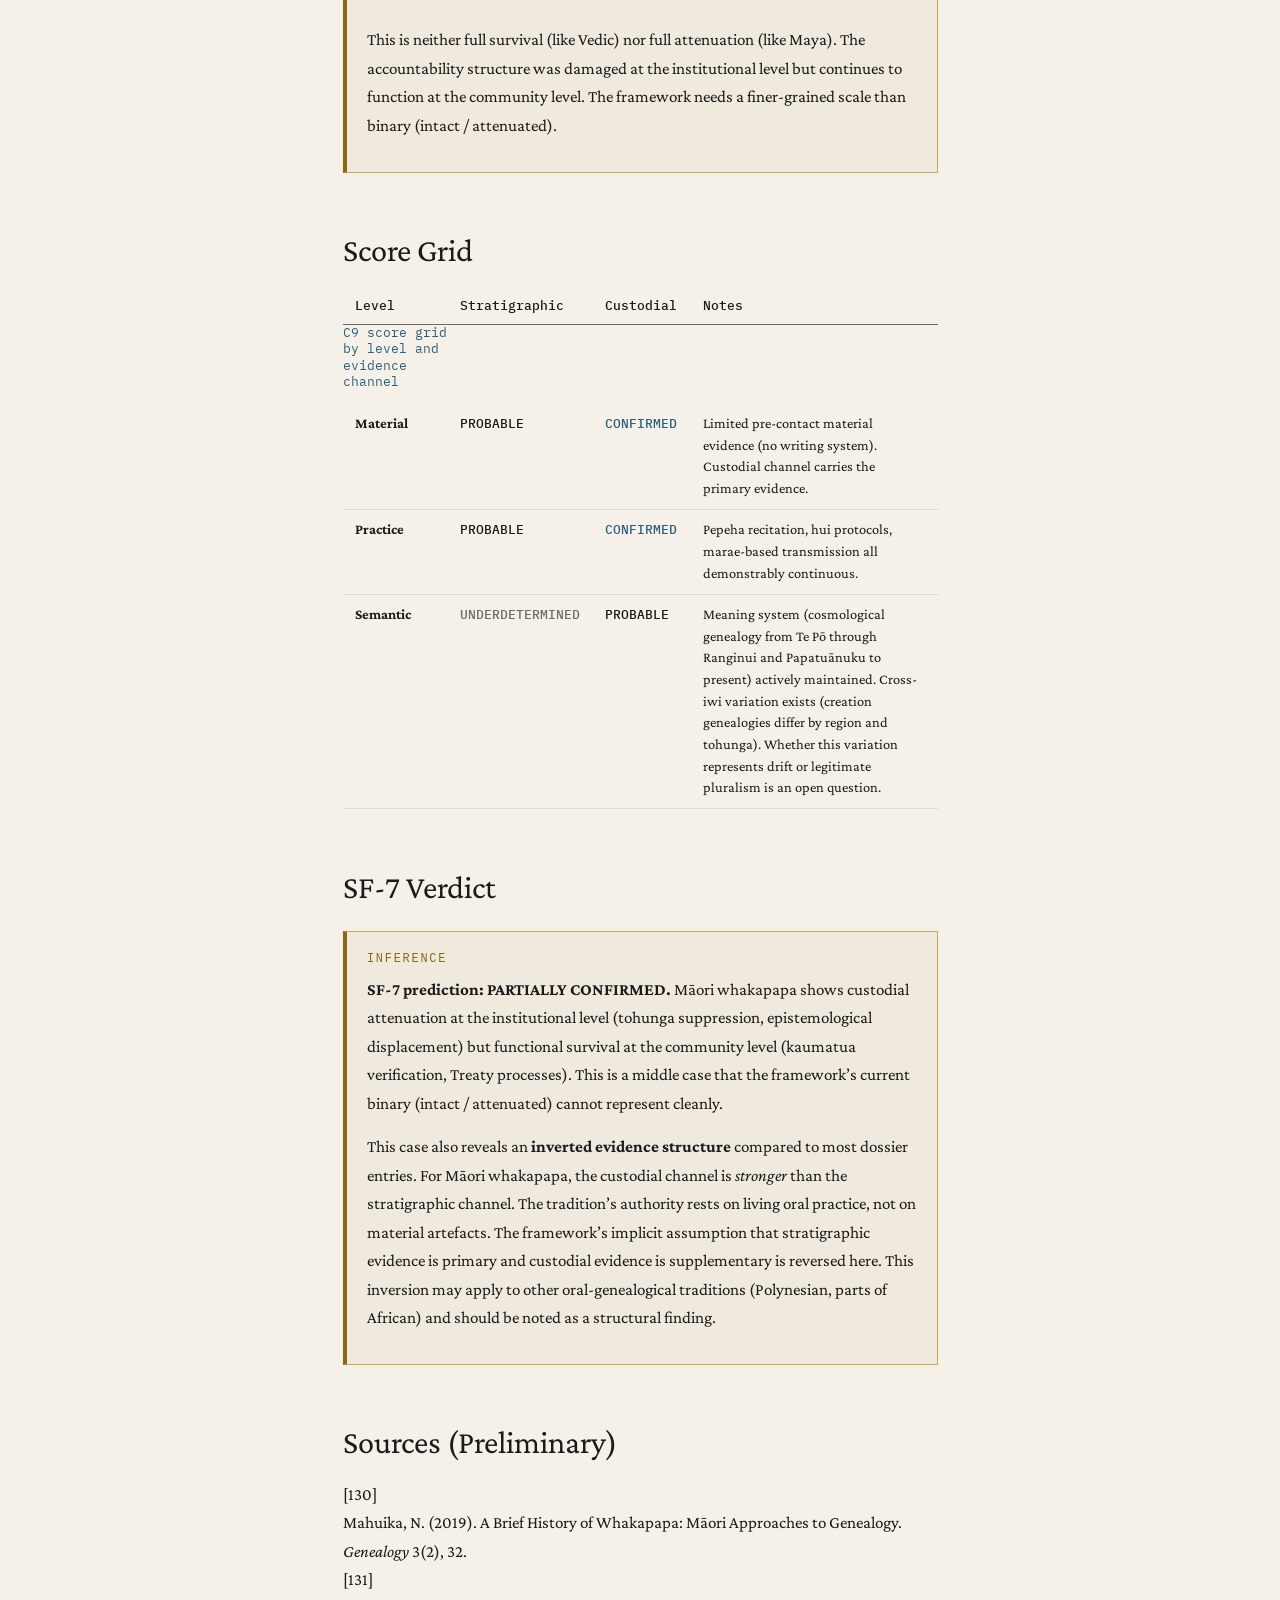
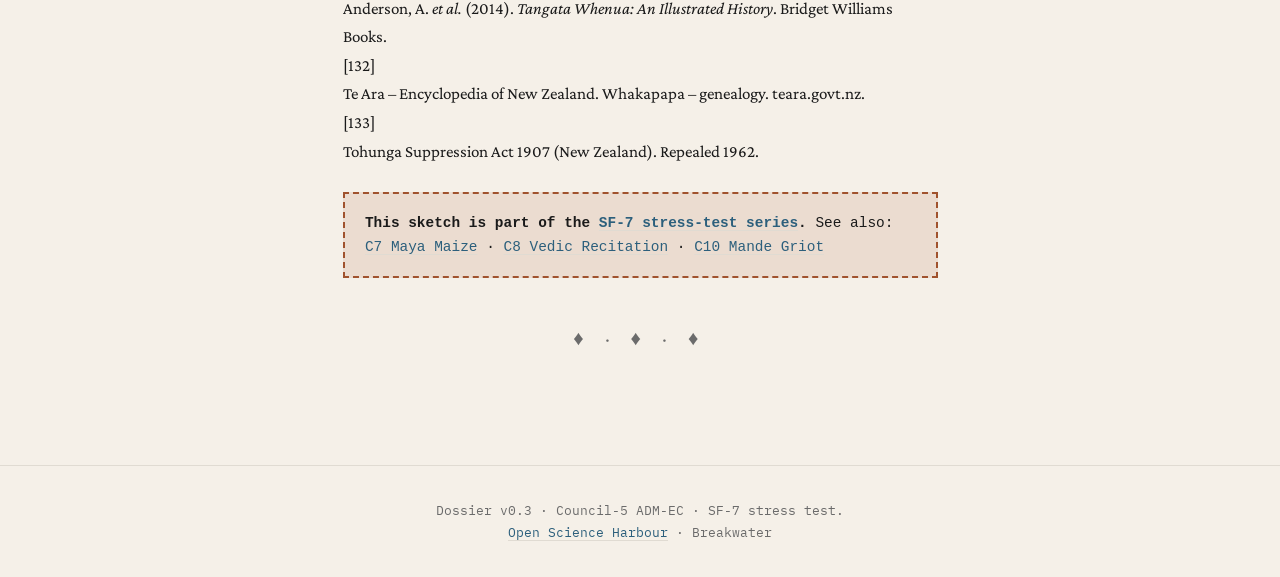
<file: sketch-c9.html>
<!DOCTYPE html>
<html lang="en">
<head>
  <meta charset="UTF-8">
  <meta name="viewport" content="width=device-width, initial-scale=1.0">
  <title>SF-7 Sketch: M&#257;ori Whakapapa &mdash; Generator Layers</title>
  <link rel="stylesheet" href="style.css">
  <link rel="stylesheet" href="sketch-shared.css">
</head>
<body>
<header class="site-header">
  <a class="harbour-link" href="https://harbour-architecture.github.io/root/">Open Science Harbour</a>
  <span style="font-family:'Special Elite',monospace;font-size:.75rem;letter-spacing:.15em;text-transform:uppercase;color:var(--ink-light)"> &middot; Breakwater</span>
  <h1 class="site-title">Generator Layers</h1>
  <p class="site-subtitle">Trans-Generational Creative Traditions &mdash; A Field Dossier</p>
</header>
<nav>
  <a href="index.html">Overview</a>
  <a href="background.html">Background</a>
  <a href="architecture.html">Architecture</a>
  <a href="results.html">Results</a>
  <a href="ledger.html">Ledger</a>
  <a href="falsification.html">Falsification</a>
  <a href="references.html">References</a>
  <a href="outreach.html">Essay</a>
</nav>
<main>

  <h1>SF-7 Sketch: C9 &middot; M&#257;ori Whakapapa</h1>

  <div class="sketch-banner">
    <strong>STATUS: SF-7 STRESS TEST</strong> &mdash; Predicted outcome: partial attenuation.
    Testing whether custodial accountability structures survived colonial contact.
    Part of the <a href="sf7-synthesis.html">SF-7 synthesis</a>.
  </div>

  <h2>Entry Header</h2>
  <dl>
    <dt>ID</dt>                   <dd>C9 (Oceania)</dd>
    <dt>Name</dt>                 <dd>M&#257;ori Whakapapa (Genealogical Recitation)</dd>
    <dt>Region</dt>               <dd>Aotearoa / New Zealand</dd>
    <dt>Tradition</dt>            <dd>Genealogical knowledge system connecting all beings from creation to present, transmitted orally through w&#257;nanga and tohunga</dd>
    <dt>Date</dt>                 <dd>~700&ndash;800 ya (Polynesian settlement of Aotearoa ~1250&ndash;1300 CE)</dd>
    <dt>Date qualifier</dt>       <dd>Whakapapa as practice predates settlement of Aotearoa; its Polynesian roots extend deeper. The tradition as applied in its current territorial and iwi framework dates from settlement.</dd>
    <dt>Endorsement Marker</dt>   <dd>Breakwater &middot; SF-7 stress-test sketch</dd>
    <dt>Intake Mode</dt>          <dd>STRESS-TEST (SF-7)</dd>
    <dt>Constraint Selection</dt> <dd>CANONICAL</dd>
  </dl>

  <h2>Depth Calculation</h2>
  <div class="timeline-box">
    <p>Anchor: ~750 ya (settlement of Aotearoa ~1275 CE).</p>
    <dl>
      <dt>N at <em>g</em> = 26.9</dt>  <dd>~28 parent layers</dd>
    </dl>
    <p><strong>Below threshold.</strong> N &lt; 40 at the Aotearoa anchor. However, M&#257;ori whakapapa recitations routinely name 20+ generations of specific ancestors, and the genealogical system itself is Polynesian in origin, extending the tradition&rsquo;s depth considerably beyond settlement. For SF-7 purposes, the <em>custodial structure</em> is the focus, not the threshold-crossing question.</p>
  </div>

  <h2>Custodial Accountability Assessment</h2>

  <div class="box-observation">
    <p><strong>Pre-contact verification infrastructure.</strong></p>
    <ul>
      <li><strong>Tohunga whakapapa:</strong> specialist genealogical experts, selected for social rank and mnemonic capacity, trained in w&#257;nanga (schools of learning). Tohunga were priests, spiritual leaders, and custodians of tribal knowledge&mdash;not merely historians.</li>
      <li><strong>Cross-hap&#363; verification:</strong> whakapapa was publicly recited in ceremonial and legal contexts. Competing claims were tested against the collective genealogical knowledge of multiple hap&#363; and iwi. Tamarau Waiari of Ng&#257;ti Koura recited 1,400 names before a Native Land Court hearing in the 1890s, in a dense interlocking genealogy spanning ~20 generations.</li>
      <li><strong>Practical enforcement:</strong> land rights, social rank, and political authority depended directly on whakapapa accuracy. Errors had material consequences: a false genealogical claim could cost a hap&#363; its territorial rights. As Atholl Anderson noted, the &ldquo;intensely practical value of whakapapa guaranteed their general accuracy.&rdquo;</li>
      <li><strong>Tapu and sanctions:</strong> whakapapa was sacred (tapu) knowledge. Misuse or misstatement was a cultural violation with spiritual consequences.</li>
    </ul>
  </div>

  <div class="box-inference">
    <p><strong>Colonial impact: PARTIAL ATTENUATION.</strong></p>
    <p>British colonisation damaged but did not destroy the whakapapa system. Key impacts:</p>
    <ul>
      <li>The Tohunga Suppression Act (1907) targeted traditional experts, undermining their institutional authority.</li>
      <li>European scholars reframed whakapapa as &ldquo;mythology&rdquo; and &ldquo;legend,&rdquo; displacing traditional experts from their own epistemological authority.</li>
      <li>The shift to print (from the mid-19th century) subjected whakapapa to P&#257;keh&#257; (European) scrutiny and legal interpretation, changing the medium and context of transmission.</li>
    </ul>
    <p>However, the core system survived:</p>
    <ul>
      <li>Kaumatua (elders) continue to verify whakapapa for iwi membership, scholarship eligibility, and institutional recognition. The University of Auckland still requires kaumatua verification for M&#257;ori scholarships.</li>
      <li>W&#257;nanga-style transmission persists in community and institutional settings.</li>
      <li>Tikanga (custom) and kawa (protocol) governing whakapapa transmission remain active.</li>
      <li>The Treaty of Waitangi settlement process has reinforced whakapapa as a living legal and political instrument.</li>
    </ul>
    <p>This is neither full survival (like Vedic) nor full attenuation (like Maya). The accountability structure was damaged at the institutional level but continues to function at the community level. The framework needs a finer-grained scale than binary (intact / attenuated).</p>
  </div>

  <h2>Score Grid</h2>
  <div class="table-wrap" role="region" aria-labelledby="c9-score-grid-caption" tabindex="0">
    <table class="score-grid stackable">
      <caption id="c9-score-grid-caption">C9 score grid by level and evidence channel</caption>
      <thead>
        <tr><th scope="col">Level</th><th scope="col">Stratigraphic</th><th scope="col">Custodial</th><th scope="col">Notes</th></tr>
      </thead>
      <tbody>
        <tr>
          <td data-label="Level"><strong>Material</strong></td>
          <td data-label="Stratigraphic"><span class="badge-prob">PROBABLE</span></td>
          <td data-label="Custodial"><span class="badge-conf">CONFIRMED</span></td>
          <td data-label="Notes">Limited pre-contact material evidence (no writing system). Custodial channel carries the primary evidence.</td>
        </tr>
        <tr>
          <td data-label="Level"><strong>Practice</strong></td>
          <td data-label="Stratigraphic"><span class="badge-prob">PROBABLE</span></td>
          <td data-label="Custodial"><span class="badge-conf">CONFIRMED</span></td>
          <td data-label="Notes">Pepeha recitation, hui protocols, marae-based transmission all demonstrably continuous.</td>
        </tr>
        <tr>
          <td data-label="Level"><strong>Semantic</strong></td>
          <td data-label="Stratigraphic"><span class="badge-undet">UNDERDETERMINED</span></td>
          <td data-label="Custodial"><span class="badge-prob">PROBABLE</span></td>
          <td data-label="Notes">Meaning system (cosmological genealogy from Te P&#333; through Ranginui and Papatu&#257;nuku to present) actively maintained. Cross-iwi variation exists (creation genealogies differ by region and tohunga). Whether this variation represents drift or legitimate pluralism is an open question.</td>
        </tr>
      </tbody>
    </table>
  </div>

  <h2>SF-7 Verdict</h2>

  <div class="box-inference">
    <p><strong>SF-7 prediction: PARTIALLY CONFIRMED.</strong> M&#257;ori whakapapa shows custodial attenuation at the institutional level (tohunga suppression, epistemological displacement) but functional survival at the community level (kaumatua verification, Treaty processes). This is a middle case that the framework&rsquo;s current binary (intact / attenuated) cannot represent cleanly.</p>

    <p>This case also reveals an <strong>inverted evidence structure</strong> compared to most dossier entries. For M&#257;ori whakapapa, the custodial channel is <em>stronger</em> than the stratigraphic channel. The tradition&rsquo;s authority rests on living oral practice, not on material artefacts. The framework&rsquo;s implicit assumption that stratigraphic evidence is primary and custodial evidence is supplementary is reversed here. This inversion may apply to other oral-genealogical traditions (Polynesian, parts of African) and should be noted as a structural finding.</p>
  </div>

  <h2>Sources (Preliminary)</h2>
  <dl>
    <dt>[130]</dt><dd>Mahuika, N. (2019). A Brief History of Whakapapa: M&#257;ori Approaches to Genealogy. <em>Genealogy</em> 3(2), 32.</dd>
    <dt>[131]</dt><dd>Anderson, A. <em>et al.</em> (2014). <em>Tangata Whenua: An Illustrated History</em>. Bridget Williams Books.</dd>
    <dt>[132]</dt><dd>Te Ara &ndash; Encyclopedia of New Zealand. Whakapapa &ndash; genealogy. teara.govt.nz.</dd>
    <dt>[133]</dt><dd>Tohunga Suppression Act 1907 (New Zealand). Repealed 1962.</dd>
  </dl>

  <div class="sketch-banner">
    <strong>This sketch is part of the <a href="sf7-synthesis.html">SF-7 stress-test series</a>.</strong>
    See also: <a href="sketch-c7.html">C7 Maya Maize</a> &middot; <a href="sketch-c8.html">C8 Vedic Recitation</a> &middot; <a href="sketch-c10.html">C10 Mande Griot</a>
  </div>

  <div class="compass">&diams; &middot; &diams; &middot; &diams;</div>
</main>
<footer>
  Dossier v0.3 &middot; Council-5 ADM-EC &middot; SF-7 stress test.<br>
  <a href="https://harbour-architecture.github.io/root/">Open Science Harbour</a> &middot; Breakwater
</footer>
</body>
</html>
</file>
<file: style.css>
/* T(h)reehouse +EC — Corporate Design CSS Rewrite for GLHC */
@import url('https://fonts.googleapis.com/css2?family=IBM+Plex+Mono:wght@300;400;500;600&family=Crimson+Pro:ital,wght@0,300;0,400;0,600;1,300;1,400&display=swap');

:root {
  --ink: #1a1a1a;
  --sea: #2c5f7c;
  --signal: #c0392b;
  --stone: #6b6b6b;
  --parchment: #f5f0e8;
  --grid: #e0dbd2;
  --warm-white: #faf8f4;

  --font-mono: 'IBM Plex Mono', monospace;
  --font-serif: 'Crimson Pro', Georgia, serif;

  --measure: 38rem;
  --gutter: 1.5rem;

  --focus-ring: 2px solid var(--sea);
  --focus-offset: 2px;
  --min-target: 2.75rem;          /* 44px */
  --min-target-aa: 1.5rem;        /* 24px */
}

*, *::before, *::after { box-sizing: border-box; margin: 0; padding: 0; }
html { font-size: 17px; scroll-behavior: smooth; }
body { font-family: var(--font-serif); color: var(--ink); line-height: 1.68; min-height: 100vh; background: var(--parchment); }
@media(max-width: 640px) { html { font-size: 16px; } }

a, button, input, select, textarea { min-height: var(--min-target-aa); }
:focus-visible { outline: var(--focus-ring); outline-offset: var(--focus-offset); }

/* ── Layout ── */
main { max-width: var(--measure); margin: 0 auto; padding: 3.5rem var(--gutter) 4rem; }

/* ── Header & Navigation ── */
.site-header { padding: 3rem var(--gutter) 1.5rem; border-bottom: 1px solid var(--grid); text-align: center; }
.brand-lockup { display: inline-flex; align-items: center; gap: 0.6rem; min-height: 44px; text-decoration: none; color: inherit; margin-bottom: 1.5rem; }
.brand-lockup img:first-child { width: 32px; height: 32px; flex: none; }
.brand-lockup img:last-child { width: 7.05rem; height: auto; flex: none; }
.harbour-link { font-family: var(--font-mono); font-size: 0.75rem; text-transform: uppercase; color: var(--sea); text-decoration: none; display: inline-flex; align-items: center; justify-content: center; min-height: var(--min-target-aa); margin-bottom: 0.5rem; letter-spacing: 0.04em; }
.harbour-link:hover { color: var(--ink); }
.site-title { font-family: var(--font-serif); font-weight: 400; font-size: clamp(2rem, 5vw, 3.5rem); line-height: 1.1; margin-bottom: 0.5rem; color: var(--ink); }
.site-subtitle { font-family: var(--font-mono); font-weight: 400; font-size: 0.85rem; color: var(--stone); }

nav { display: flex; justify-content: center; flex-wrap: wrap; gap: 0.5rem 1rem; padding: 1rem var(--gutter); border-bottom: 1px solid var(--grid); }
nav a { font-family: var(--font-mono); font-size: 0.75rem; color: var(--sea); text-decoration: none; padding: 0.5rem 0.9rem; min-height: var(--min-target); display: inline-flex; align-items: center; border: 1px solid transparent; }
nav a:hover, nav a.active { border-color: var(--grid); background: var(--warm-white); }

/* ── Typography ── */
h1, h2, h3, h4 { font-family: var(--font-serif); font-weight: 400; color: var(--ink); margin: 0; }
h1 { font-size: clamp(1.8rem, 4vw, 2.5rem); line-height: 1.1; margin-bottom: 1.5rem; }
h2 { font-size: 1.9rem; line-height: 1.1; margin-top: 3.5rem; margin-bottom: 1.2rem; }
h3 { font-size: 1.35rem; line-height: 1.3; margin-top: 2rem; margin-bottom: 0.8rem; }
h4 { font-family: var(--font-mono); font-size: 0.75rem; color: var(--stone); text-transform: uppercase; margin-top: 1.5rem; margin-bottom: 0.5rem; letter-spacing: 0.04em; }
p { margin-bottom: 0.85rem; font-size: 1rem; }

a { color: var(--sea); text-decoration-color: var(--grid); text-underline-offset: 3px; transition: color 0.2s; }
a:hover { color: var(--ink); border-bottom-color: var(--sea); }
blockquote { font-style: italic; margin: 1.5rem 0; padding: 1rem 1.5rem; border-left: 3px solid var(--sea); background: var(--warm-white); }
code { font-family: var(--font-mono); font-size: 0.85rem; background: var(--grid); padding: 0.15rem 0.4rem; border-radius: 2px; }
ul, ol { margin: 0.8rem 0 1.2rem 1.5rem; font-size: 1rem; }
li { margin-bottom: 0.4rem; }
hr { border: none; height: 1px; width: 1.5rem; background: var(--grid); margin: 2.5rem 0 1.5rem; }

/* ── Semantic Boxes ── */
.metadata { font-family: var(--font-mono); font-size: 0.75rem; line-height: 1.5; color: var(--stone); border: 1px solid var(--grid); padding: 1.2rem 1.5rem; margin-bottom: 2.5rem; background: var(--warm-white); }
.metadata dt { display: inline; font-weight: 500; color: var(--sea); }
.metadata dt::after { content: ': '; }
.metadata dd { display: inline; margin-left: 0; color: var(--ink); }
.metadata dd::after { content: ''; display: block; margin-bottom: 0.4rem; }

.field-note, .endorsement-box, .summary-box, .not-claimed { border: 1px solid var(--grid); padding: 1.4rem 1.5rem 1rem; margin: 1.5rem 0; background: var(--warm-white); position: relative; }
.field-note::before, .endorsement-box::before, .summary-box::before, .not-claimed::before { font-family: var(--font-mono); font-size: 0.75rem; color: var(--sea); position: absolute; top: -0.6rem; left: 1rem; background: var(--parchment); padding: 0 0.5rem; font-weight: 500; text-transform: uppercase; letter-spacing: 0.04em; }
.field-note::before { content: 'FIELD NOTE'; }
.endorsement-box::before { content: 'ENDORSEMENT MARKER'; }
.summary-box::before { content: 'PRIMARY FINDING'; }
.not-claimed::before { content: 'CLAIMS THIS FRAMEWORK DOES NOT MAKE'; color: var(--signal); }

.ec-gate, .guardian-flag, .scout-flag { border: 1px solid var(--grid); border-left: 3px solid var(--signal); padding: 1.2rem 1.5rem; margin: 1.5rem 0; background: var(--warm-white); }
.scout-flag { border-left-color: var(--sea); }
.ec-gate-label, .gf-label, .sf-label { font-family: var(--font-mono); font-size: 0.75rem; color: var(--signal); margin-bottom: 0.5rem; font-weight: 500; text-transform: uppercase; display: block; letter-spacing: 0.04em; }
.sf-label { color: var(--sea); }

/* ── Tables (Blueprint TF/TB Standard) ── */
table { width: 100%; border-collapse: collapse; border-spacing: 0; margin: 1.2rem 0; font-variant-numeric: tabular-nums; }
caption, .table-caption { caption-side: top; display: block; padding: 0 0 0.75rem; text-align: left; font-family: var(--font-mono); font-size: 0.75rem; line-height: 1.3; color: var(--sea); }
thead th { font-family: var(--font-mono); font-weight: 500; font-size: 0.75rem; line-height: 1.3; color: var(--ink); text-align: left; text-transform: none; padding: 0.55rem 0.75rem; border-bottom: 1px solid var(--stone); vertical-align: bottom; background: transparent; }
tbody td { font-family: var(--font-serif); font-size: 0.85rem; line-height: 1.5; color: var(--ink); padding: 0.55rem 0.75rem; border-bottom: 1px solid var(--grid); vertical-align: top; }
th.num, td.num { text-align: right; font-variant-numeric: tabular-nums; }
@media (hover: hover) { tbody tr:hover { background: var(--warm-white); } }

.table-wrap { overflow-x: auto; -webkit-overflow-scrolling: touch; margin-inline: calc(-1 * var(--gutter)); padding-inline: var(--gutter); }
.table-wrap:focus-visible { outline: var(--focus-ring); outline-offset: 0.25rem; }
.table-wrap::after { content: ""; position: sticky; right: 0; display: block; width: 1.5rem; height: 1px; margin-left: auto; background: linear-gradient(to left, var(--parchment), transparent); pointer-events: none; }
.table-wrap table { margin: 0; }

@media (max-width: 640px) {
  table.stackable thead { display: none; }
  table.stackable tr { display: block; padding: 0.75rem 0; border-bottom: 1px solid var(--grid); }
  table.stackable td { display: block; padding: 0.4rem 0.75rem; border: none; font-size: 0.85rem; }
  table.stackable td::before { content: attr(data-label); display: block; font-family: var(--font-mono); font-size: 0.75rem; line-height: 1.3; font-weight: 500; color: var(--stone); margin-bottom: 0.15rem; }
}

/* ── GLHC Specific Badges ── */
.sc { font-family: var(--font-mono); font-size: 0.75rem; font-weight: 500; }
.score-confirmed { font-family: var(--font-mono); font-size: 0.75rem; color: var(--sea); font-weight: 500; }
.score-probable { font-family: var(--font-mono); font-size: 0.75rem; color: var(--ink); font-weight: 500; }
.score-underdetermined { font-family: var(--font-mono); font-size: 0.75rem; color: var(--stone); font-weight: 500; }
.score-ruptured { font-family: var(--font-mono); font-size: 0.75rem; color: var(--signal); font-weight: 500; }

/* ── Cards & Misc ── */
.card-grid { display: grid; grid-template-columns: repeat(auto-fit, minmax(16rem, 1fr)); gap: 1.2rem; margin: 2rem 0; }
.card { border: 1px solid var(--grid); padding: 1.2rem 1.4rem; background: var(--warm-white); text-decoration: none; color: var(--ink); transition: border-color 0.2s; display: block; }
.card:hover { border-color: var(--sea); }
.card h3 { font-family: var(--font-mono); font-size: 0.85rem; color: var(--sea); margin: 0 0 0.5rem; font-weight: 500; text-transform: uppercase; letter-spacing: 0.04em; }
.card p { font-size: 0.85rem; color: var(--ink); margin: 0; }

.error-budget { border: none; }
.error-budget th { background: transparent; }
.error-budget td:first-child { font-family: var(--font-mono); font-size: 0.75rem; color: var(--sea); white-space: nowrap; }

.compass { text-align: center; margin: 2.5rem 0; font-size: 1.2rem; color: var(--stone); opacity: 0.5; letter-spacing: 0.5rem; }
footer { text-align: center; padding: 2rem var(--gutter); border-top: 1px solid var(--grid); font-family: var(--font-mono); font-size: 0.75rem; color: var(--stone); }

/* ── Animations (WCAG Respectful) ── */
@keyframes fadeIn { from { opacity: 0; transform: translateY(8px); } to { opacity: 1; transform: translateY(0); } }
@media (prefers-reduced-motion: no-preference) {
  main > * { animation: fadeIn 0.4s ease-out both; }
  main > *:nth-child(1) { animation-delay: 0.05s; }
  main > *:nth-child(2) { animation-delay: 0.1s; }
  main > *:nth-child(3) { animation-delay: 0.15s; }
  main > *:nth-child(4) { animation-delay: 0.2s; }
  main > *:nth-child(5) { animation-delay: 0.25s; }
}
@media (prefers-reduced-motion: reduce) {
  *, *::before, *::after { animation-duration: 0.01ms !important; transition-duration: 0.01ms !important; scroll-behavior: auto !important; }
}
</file>
<file: sketch-shared.css>
/* sketch-shared.css — Visual system for preliminary sketches and stress tests */

.sketch-banner {
  background: rgba(160,82,45,.12);
  border: 2px dashed var(--burnt-sienna, #a0522d);
  padding: 1rem 1.2rem;
  margin: 1.5rem 0;
  font-family: 'Special Elite', monospace;
  font-size: .85rem;
}
.score-grid,
.verdict-grid { width: 100%; }

.score-grid td:first-child,
.verdict-grid td:first-child { white-space: nowrap; }

.badge-conf,
.badge-prob,
.badge-undet {
  font-family: var(--font-mono);
  font-size: 0.75rem;
  font-weight: 500;
  background: transparent;
  padding: 0;
  border-radius: 0;
}

.badge-conf { color: var(--sea); }
.badge-prob { color: var(--ink); }
.badge-undet { color: var(--stone); }

.box-observation {
  border: 1px solid var(--gold, #c9a84c);
  border-left: 4px solid #2d5016;
  padding: 1rem 1.2rem; margin: 1.5rem 0;
  background: rgba(45,80,22,.04);
}
.box-observation::before {
  content: "OBSERVATION"; display: block;
  font-family: 'Special Elite', monospace; font-size: .7rem;
  letter-spacing: .15em; color: #2d5016; margin-bottom: .4rem;
}
.box-inference {
  border: 1px solid var(--gold, #c9a84c);
  border-left: 4px solid #8b6914;
  padding: 1rem 1.2rem; margin: 1.5rem 0;
  background: rgba(139,105,20,.04);
}
.box-inference::before {
  content: "INFERENCE"; display: block;
  font-family: 'Special Elite', monospace; font-size: .7rem;
  letter-spacing: .15em; color: #8b6914; margin-bottom: .4rem;
}
.box-proposal {
  border: 2px solid var(--burnt-sienna, #a0522d);
  border-left: 4px solid #a0522d;
  padding: 1rem 1.2rem; margin: 1.5rem 0;
  background: rgba(160,82,45,.06);
}
.box-proposal::before {
  content: "FRAMEWORK PROPOSAL"; display: block;
  font-family: 'Special Elite', monospace; font-size: .7rem;
  letter-spacing: .15em; color: #a0522d; margin-bottom: .4rem;
}
.timeline-box {
  border: 1px solid var(--gold, #c9a84c);
  padding: 1rem; margin: 1rem 0; font-size: .88rem;
}
.timeline-box dt { font-weight: bold; margin-top: .5rem; }
.timeline-box dd { margin-left: 1.5rem; margin-bottom: .3rem; }

/* Synthesis-specific */
.verdict-grid td:first-child { font-weight: 600; }
</file>
